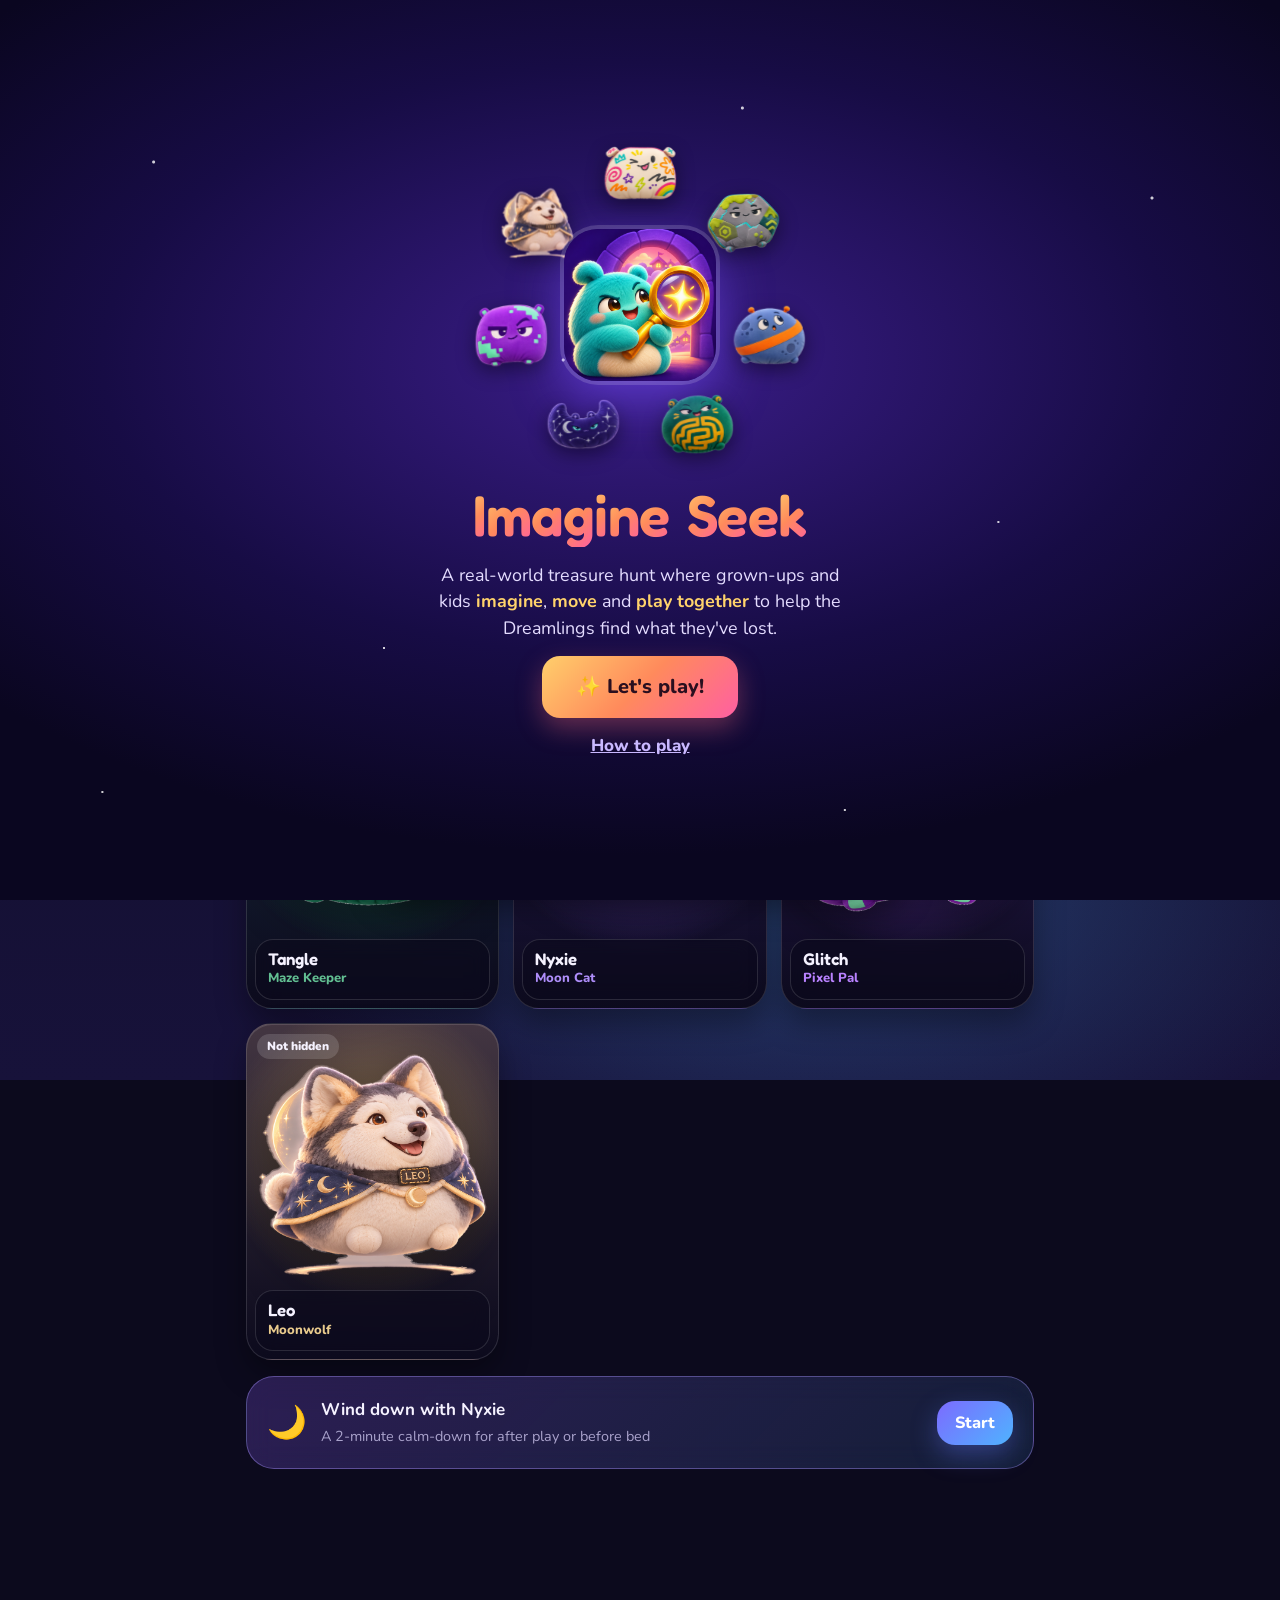
<file: index.html>
<!doctype html>
<html lang="en">
<head>
  <meta charset="utf-8" />
  <meta name="viewport" content="width=device-width, initial-scale=1, viewport-fit=cover" />
  <meta name="theme-color" content="#0c0a1d" />
  <meta name="apple-mobile-web-app-capable" content="yes" />
  <meta name="apple-mobile-web-app-title" content="Imagine Seek" />
  <meta name="application-name" content="Imagine Seek" />
  <meta name="apple-mobile-web-app-status-bar-style" content="black-translucent" />
  <title>Imagine Seek</title>
  <link rel="icon" type="image/png" sizes="32x32" href="assets/icons/favicon-32.png" />
  <link rel="icon" type="image/png" sizes="16x16" href="assets/icons/favicon-16.png" />
  <link rel="apple-touch-icon" sizes="180x180" href="assets/icons/apple-touch-icon.png" />
  <link rel="manifest" href="manifest.webmanifest" />
  <link rel="preconnect" href="https://fonts.googleapis.com" />
  <link rel="preconnect" href="https://fonts.gstatic.com" crossorigin />
  <link href="https://fonts.googleapis.com/css2?family=Fredoka:wght@500;600;700&family=Nunito:wght@600;700;800;900&display=swap" rel="stylesheet" />
  <link rel="stylesheet" href="styles.css" />
</head>
<body>
  <header class="topbar">
    <button class="brand" data-go="home" aria-label="Imagine Seek — home">✨ <span>Imagine Seek</span></button>
    <div class="stars" aria-label="Sparkle stars earned">⭐ <b id="starCount">0</b></div>
    <button class="icon-btn" id="helpBtn" aria-label="How to play">
      <svg viewBox="0 0 24 24" fill="none" stroke="currentColor" stroke-width="2.2" stroke-linecap="round"><circle cx="12" cy="12" r="9.5"/><path d="M9.5 9.3a2.6 2.6 0 0 1 5 .9c0 1.8-2.5 2.2-2.5 3.8"/><circle cx="12" cy="17.2" r=".6" fill="currentColor"/></svg>
    </button>
  </header>

  <main id="app"></main>

  <nav class="tabbar" aria-label="Main">
    <button data-go="home">
      <svg viewBox="0 0 24 24" fill="none" stroke="currentColor" stroke-width="2" stroke-linecap="round" stroke-linejoin="round"><path d="M3.5 11 12 4l8.5 7"/><path d="M5.5 9.5V20h13V9.5"/><path d="M10 20v-5h4v5"/></svg>Quests</button>
    <button data-go="journal">
      <svg viewBox="0 0 24 24" fill="none" stroke="currentColor" stroke-width="2" stroke-linecap="round" stroke-linejoin="round"><path d="M4 5.5C6.5 4 9.5 4 12 6c2.5-2 5.5-2 8-.5V19c-2.5-1.5-5.5-1.5-8 .5-2.5-2-5.5-2-8-.5Z"/><path d="M12 6v13.5"/></svg>Creatures</button>
    <button data-go="story">
      <svg viewBox="0 0 24 24" fill="none" stroke="currentColor" stroke-width="2" stroke-linecap="round" stroke-linejoin="round"><path d="M6 3.5h11a1.5 1.5 0 0 1 1.5 1.5v15l-3-2-3 2-3-2-3 2V5A1.5 1.5 0 0 1 6 3.5Z"/><path d="m12 8 .9 1.8 2 .3-1.45 1.4.35 2-1.8-.95-1.8.95.35-2L9.1 10.1l2-.3Z"/></svg>Stories</button>
    <button data-go="ar">
      <svg viewBox="0 0 24 24" fill="none" stroke="currentColor" stroke-width="2" stroke-linecap="round" stroke-linejoin="round"><path d="M4 8V5.5A1.5 1.5 0 0 1 5.5 4H8M16 4h2.5A1.5 1.5 0 0 1 20 5.5V8M20 16v2.5a1.5 1.5 0 0 1-1.5 1.5H16M8 20H5.5A1.5 1.5 0 0 1 4 18.5V16"/><circle cx="12" cy="12" r="3.5"/></svg>AR Hunt</button>
    <button data-go="grownup">
      <svg viewBox="0 0 24 24" fill="none" stroke="currentColor" stroke-width="2" stroke-linecap="round" stroke-linejoin="round"><circle cx="8" cy="14" r="4"/><path d="M11 11.5 19 4M16 7l2.5 2.5M14 9l2 2"/></svg>Grown-ups</button>
  </nav>
  <!-- Wordlings: separate launcher below the tab bar -->
  <a class="wl-launch" href="words/" aria-label="Play Wordlings, the Dreamling word game">
    <svg class="w-icon" viewBox="0 0 64 64" aria-hidden="true">
      <defs><linearGradient id="wGrad" x1="0" y1="0" x2="1" y2="1"><stop offset="0" stop-color="#7c6bff"/><stop offset=".55" stop-color="#c06ee8"/><stop offset="1" stop-color="#ff5fa2"/></linearGradient>
        <linearGradient id="wLetter" x1="0" y1="0" x2="0" y2="1"><stop offset="0" stop-color="#fff6d6"/><stop offset="1" stop-color="#ffcf6b"/></linearGradient></defs>
      <rect x="2" y="2" width="60" height="60" rx="18" fill="url(#wGrad)"/>
      <rect x="2" y="2" width="60" height="30" rx="18" fill="#fff" opacity=".12"/>
      <text x="32" y="45" text-anchor="middle" font-family="Fredoka, Nunito, sans-serif" font-weight="700" font-size="38" fill="url(#wLetter)" stroke="#5a2a8a" stroke-width="1.5" paint-order="stroke">W</text>
      <path d="M50 10 l1.6 3.6 3.6 1.6 -3.6 1.6 -1.6 3.6 -1.6 -3.6 -3.6 -1.6 3.6 -1.6z" fill="#fff"/>
    </svg>
    <span class="wl-launch-txt"><b>Wordlings</b><small>The Dreamling word game</small></span>
    <span class="wl-launch-go">Play ›</span>
  </a>

  <!-- Instructions -->
  <!-- How to Play: shown as its own page (opened from the home page or the ? button) -->
  <template id="howtoTpl">
    <h1 class="screen-title">How to <span class="grad-text">Play</span></h1>
    <p class="lead">Seven squishy friends have lost their treasures. Let's help them!</p>
    <ol class="howto">
      <li><span class="num">🔑</span><div><b>Grown-ups hide the treasures.</b> Open <em>Grown-ups</em> and hide the creature accessories
        inside, outside, or both: Scribbi's Rainbow Crayon, Craggle's Glow Crystal, Orbit's Moon Marble, Tangle's Golden Key, Nyxie's Wishing Star, Glitch's Power Pixel and Leo's Moon Medallion.
        Choose where you're playing, then type where you hid each one — the app writes the riddles.</div></li>
      <li><span class="num">👆</span><div><b>Pick a creature</b> who needs help.</div></li>
      <li><span class="num">🏃</span><div><b>Spin for a challenge</b> — Physical, Mental, Teamwork or Kindness — and turn the dial from Easy to Super. Harder challenges earn bonus ⭐!</div></li>
      <li><span class="num">🧩</span><div><b>Solve the riddle.</b> It tells you where to look. Stuck? Tap <em>Clue</em>, then <em>Big hint</em>.</div></li>
      <li><span class="num">🎁</span><div><b>Find it!</b> Show the creature what you found to earn ⭐ stars and unlock secret facts.</div></li>
      <li><span class="num">📜</span><div><b>Treasure trails.</b> Grown-ups can add clue stops, so each riddle leads to a clue card, then the next, then the treasure. More running, more fun!</div></li>
      <li><span class="num">🎲</span><div><b>Play together.</b> Tap 🎲 Play together on any character's page for a quick game for grown-ups and kids: Act it out, Creature charades, Dreamling says or The Invisible Box. A different one each time!</div></li>
      <li><span class="num">📚</span><div><b>The Dreamyville Storybook.</b> Every friend you help unlocks their chapter of the story.</div></li>
      <li><span class="num">🌙</span><div><b>Calm down with Nyxie.</b> Finish with 2 minutes of slow stretches and moon breathing.</div></li>
      <li><span class="num">📷</span><div><b>AR Hunt (optional).</b> First scan the room with the camera so the creature can pick a hiding spot.
        Then turn slowly, follow the 🔥 meter, and tap the creature when you see it peeking out!</div></li>
    </ol>
    <p class="safety">🛡️ Grown-ups: keep hiding spots safe and at kid height, and supervise AR mode — watch where you walk while looking at a screen.</p>
    <button class="btn primary block" data-go="home" style="margin-bottom:16px">Let's go!</button>
  </template>

  <!-- Animated intro, shown when the app opens -->
  <div id="intro" class="intro" role="dialog" aria-label="Welcome to Imagine Seek">
    <div class="intro-stars"></div>
    <div class="intro-hero">
      <div class="intro-orbit" aria-hidden="true">
      <img src="assets/characters/scribbi.png" alt="" style="left:50.0%;top:10.0%;--d:0.50s">
      <img src="assets/characters/craggle.png" alt="" style="left:81.3%;top:25.1%;--d:0.62s">
      <img src="assets/characters/orbit.png" alt="" style="left:89.0%;top:58.9%;--d:0.74s">
      <img src="assets/characters/tangle.png" alt="" style="left:67.4%;top:86.0%;--d:0.86s">
      <img src="assets/characters/nyxie.png" alt="" style="left:32.6%;top:86.0%;--d:0.98s">
      <img src="assets/characters/glitch.png" alt="" style="left:11.0%;top:58.9%;--d:1.10s">
      <img src="assets/characters/leo.png" alt="" style="left:18.7%;top:25.1%;--d:1.22s">
      </div>
      <img class="intro-icon" src="assets/icons/icon-512.png" alt="">
    </div>
    <h1 class="intro-title" aria-label="Imagine Seek">
      <span>I</span><span>m</span><span>a</span><span>g</span><span>i</span><span>n</span><span>e</span><span class="sp"> </span><span>S</span><span>e</span><span>e</span><span>k</span>
    </h1>
    <p class="intro-tag">A real-world treasure hunt where grown-ups and kids <b>imagine</b>, <b>move</b> and <b>play together</b> to help the Dreamlings find what they've lost.</p>
    <button class="btn primary intro-go" id="introGo">✨ Let's play!</button>
    <button class="intro-link" id="introHow">How to play</button>
  </div>

  <script src="js/art.js"></script>
  <script src="js/data.js"></script>
  <script src="js/challenges.js"></script>
  <script src="js/story.js"></script>
  <script src="js/together.js"></script>
  <script src="js/riddle-bank.js"></script>
  <script src="js/riddles.js"></script>
  <script src="js/voices.js"></script>
  <script src="js/calm.js"></script>
  <script src="js/ar.js"></script>
  <script src="js/app.js"></script>
</body>
</html>
</file>
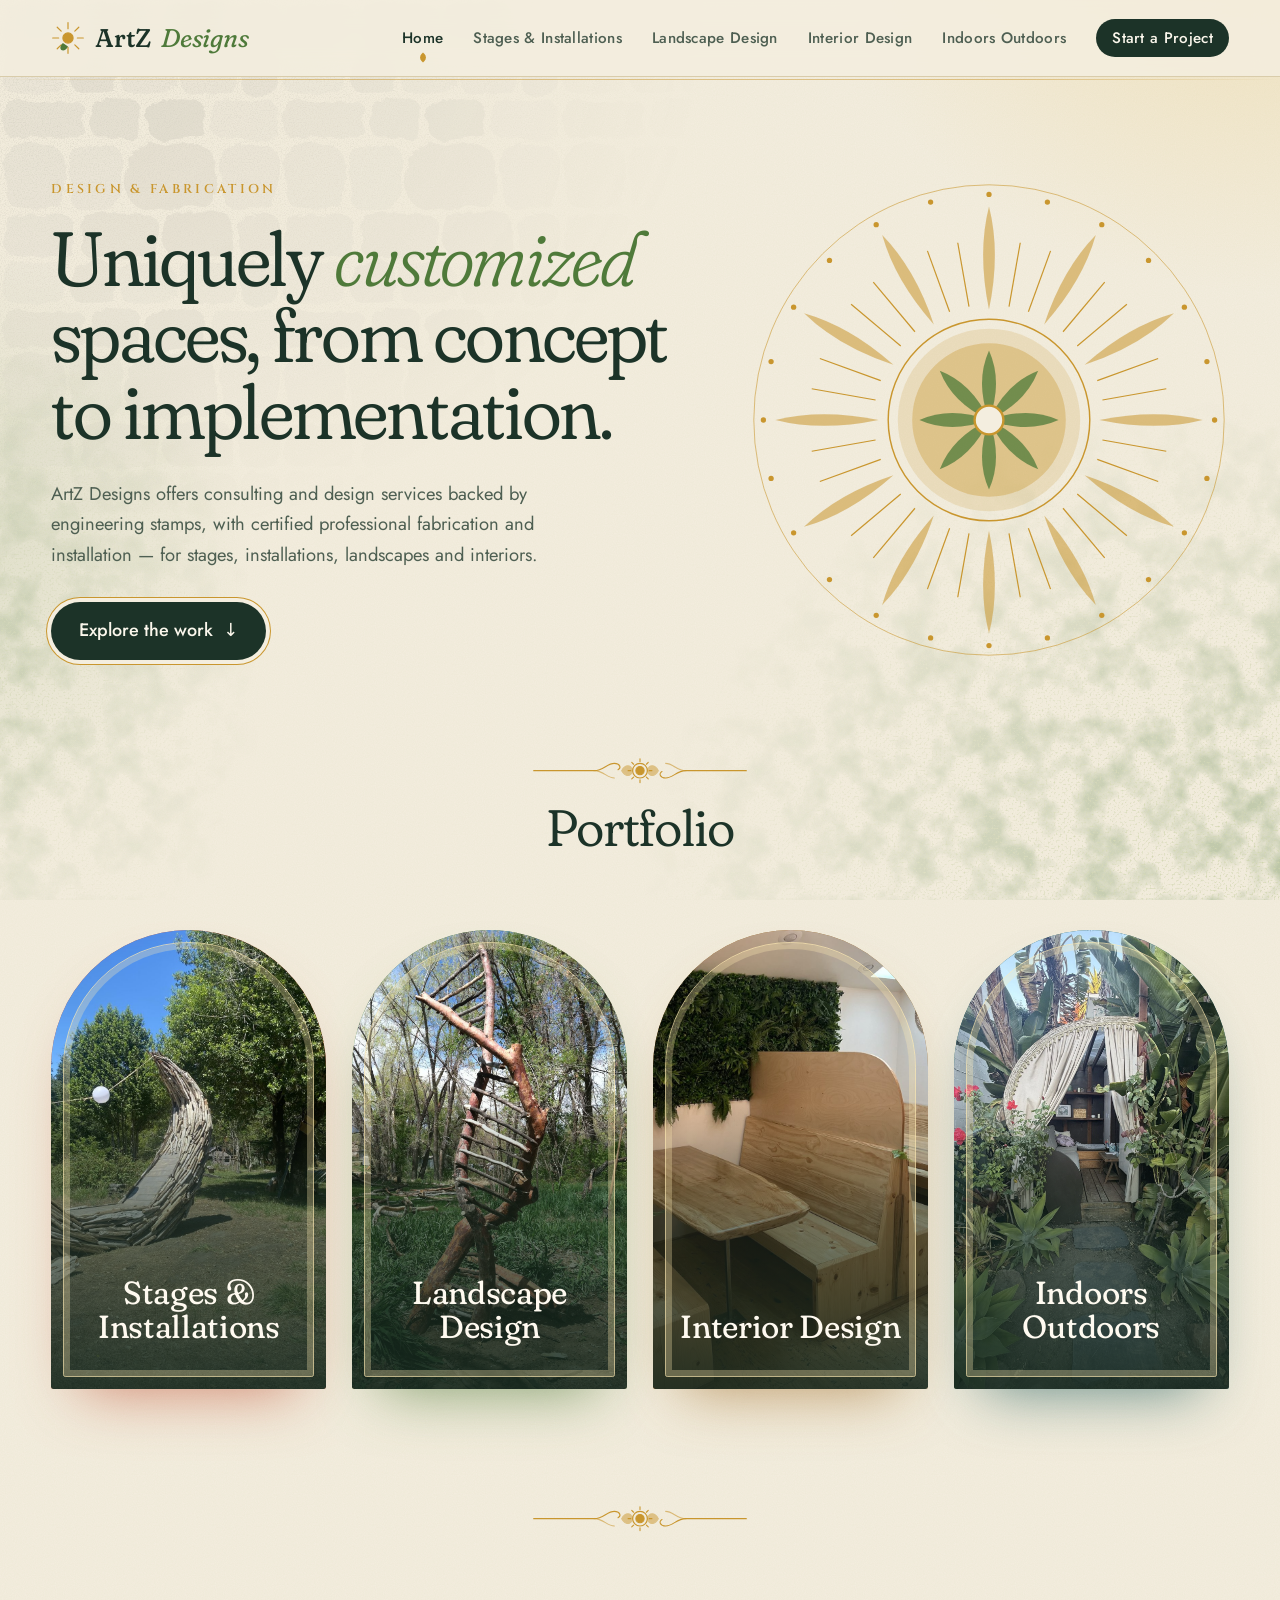
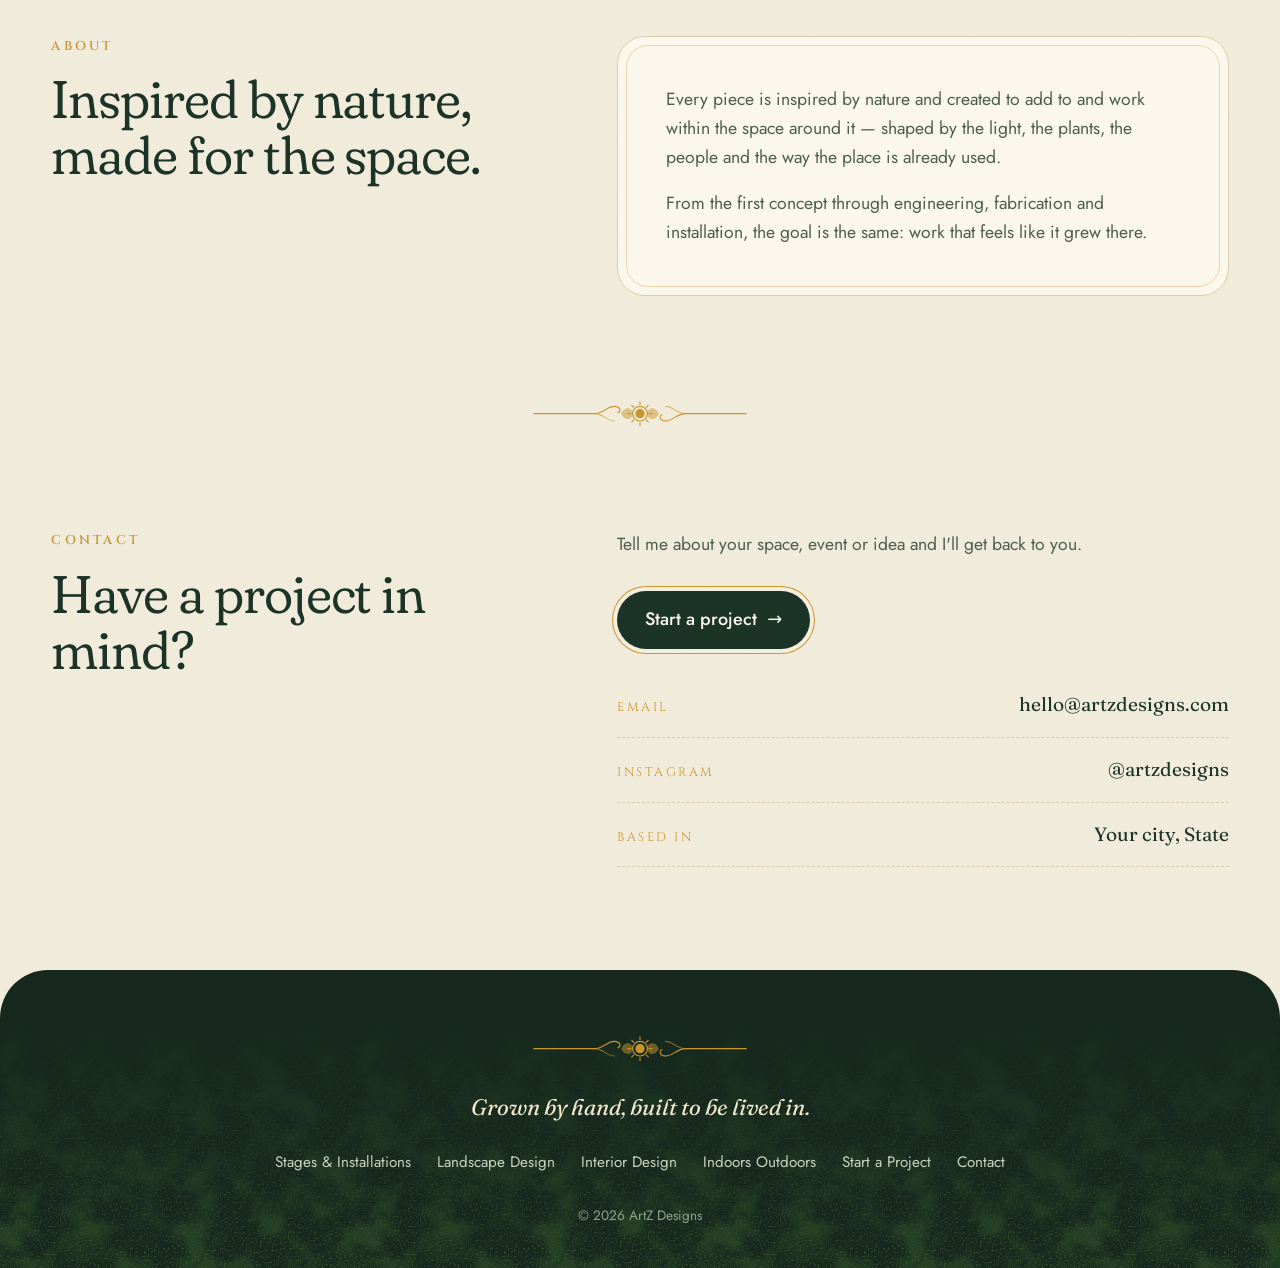
<file: artz-designs/index.html>
<!doctype html>
<html lang="en">
<head>
  <meta charset="utf-8">
  <meta name="viewport" content="width=device-width, initial-scale=1">
  <title>ArtZ Designs — Custom Design & Fabrication</title>
  <meta name="description" content="ArtZ Designs: consulting, stamped design, and certified fabrication and installation for stages, installations, landscapes and interiors.">
  <meta name="theme-color" content="#f4eedf">
  <link rel="preconnect" href="https://fonts.googleapis.com">
  <link rel="preconnect" href="https://fonts.gstatic.com" crossorigin>
  <link href="https://fonts.googleapis.com/css2?family=Cinzel:wght@500;600&family=Fraunces:ital,opsz,wght,SOFT,WONK@0,9..144,300..600,0..100,0..1;1,9..144,300..600,0..100,0..1&family=Jost:wght@400;500;600&display=swap" rel="stylesheet">
  <link rel="stylesheet" href="css/style.css">
</head>
<body>
  <header class="site-header">
    <div class="wrap">
      <a class="logo" href="index.html">
        <svg viewBox="-20 -20 40 40" aria-hidden="true" fill="none" stroke="currentColor" stroke-width="1.4">
          <circle r="6" fill="currentColor"/>
          <path d="M0 -18 V-11 M0 11 V18 M-18 0 H-11 M11 0 H18 M-12.7 -12.7 L-8 -8 M8 8 L12.7 12.7 M12.7 -12.7 L8 -8 M-8 8 L-12.7 12.7" stroke-linecap="round"/>
          <path d="M-6 6 C-14 14 -4 19 0 10" fill="#4f7a3a" stroke="none"/>
        </svg>
        ArtZ <span>Designs</span>
      </a>
      <button class="menu-btn" aria-label="Menu" aria-expanded="false"><span></span></button>
      <ul class="nav">
        <li><a href="index.html" aria-current="page">Home</a></li>
        <li><a href="stages-installations.html">Stages &amp; Installations</a></li>
        <li><a href="landscape-design.html">Landscape Design</a></li>
        <li><a href="interior-design.html">Interior Design</a></li>
        <li><a href="indoors-outdoors.html">Indoors Outdoors</a></li>
        <li><a class="nav-cta" href="start-a-project.html">Start a Project</a></li>
      </ul>
    </div>
  </header>

  <main class="wrap">
    <section class="hero">
      <div>
        <div class="eyebrow">Design &amp; Fabrication</div>
        <h1>Uniquely <em>customized</em> spaces, from concept to implementation.</h1>
        <p>ArtZ Designs offers consulting and design services backed by engineering stamps, with certified
        professional fabrication and installation — for stages, installations, landscapes and interiors.</p>
        <a class="btn" href="#work">Explore the work <span aria-hidden="true">&darr;</span></a>
      </div>
      <svg class="sun" viewBox="-200 -200 400 400" aria-hidden="true">
        <circle r="196" fill="none" stroke="currentColor" stroke-width=".8" opacity=".6"/>
        <circle cx="188.00" cy="0.00" r="2.2" fill="currentColor"/><circle cx="181.59" cy="48.66" r="2.2" fill="currentColor"/><circle cx="162.81" cy="94.00" r="2.2" fill="currentColor"/><circle cx="132.94" cy="132.94" r="2.2" fill="currentColor"/><circle cx="94.00" cy="162.81" r="2.2" fill="currentColor"/><circle cx="48.66" cy="181.59" r="2.2" fill="currentColor"/><circle cx="0.00" cy="188.00" r="2.2" fill="currentColor"/><circle cx="-48.66" cy="181.59" r="2.2" fill="currentColor"/><circle cx="-94.00" cy="162.81" r="2.2" fill="currentColor"/><circle cx="-132.94" cy="132.94" r="2.2" fill="currentColor"/><circle cx="-162.81" cy="94.00" r="2.2" fill="currentColor"/><circle cx="-181.59" cy="48.66" r="2.2" fill="currentColor"/><circle cx="-188.00" cy="0.00" r="2.2" fill="currentColor"/><circle cx="-181.59" cy="-48.66" r="2.2" fill="currentColor"/><circle cx="-162.81" cy="-94.00" r="2.2" fill="currentColor"/><circle cx="-132.94" cy="-132.94" r="2.2" fill="currentColor"/><circle cx="-94.00" cy="-162.81" r="2.2" fill="currentColor"/><circle cx="-48.66" cy="-181.59" r="2.2" fill="currentColor"/><circle cx="-0.00" cy="-188.00" r="2.2" fill="currentColor"/><circle cx="48.66" cy="-181.59" r="2.2" fill="currentColor"/><circle cx="94.00" cy="-162.81" r="2.2" fill="currentColor"/><circle cx="132.94" cy="-132.94" r="2.2" fill="currentColor"/><circle cx="162.81" cy="-94.00" r="2.2" fill="currentColor"/><circle cx="181.59" cy="-48.66" r="2.2" fill="currentColor"/>
        <path d="M92.00,0.00 Q139.66,-9.79 178.00,0.00 Q139.66,9.79 92.00,0.00Z" fill="currentColor" opacity=".55"/><line x1="94.54" y1="16.67" x2="147.72" y2="26.05" stroke="currentColor" stroke-width="1"/><line x1="90.21" y1="32.83" x2="140.95" y2="51.30" stroke="currentColor" stroke-width="1"/><path d="M79.67,46.00 Q125.84,61.35 154.15,89.00 Q116.05,78.31 79.67,46.00Z" fill="currentColor" opacity=".55"/><line x1="73.54" y1="61.71" x2="114.91" y2="96.42" stroke="currentColor" stroke-width="1"/><line x1="61.71" y1="73.54" x2="96.42" y2="114.91" stroke="currentColor" stroke-width="1"/><path d="M46.00,79.67 Q78.31,116.05 89.00,154.15 Q61.35,125.84 46.00,79.67Z" fill="currentColor" opacity=".55"/><line x1="32.83" y1="90.21" x2="51.30" y2="140.95" stroke="currentColor" stroke-width="1"/><line x1="16.67" y1="94.54" x2="26.05" y2="147.72" stroke="currentColor" stroke-width="1"/><path d="M0.00,92.00 Q9.79,139.66 0.00,178.00 Q-9.79,139.66 0.00,92.00Z" fill="currentColor" opacity=".55"/><line x1="-16.67" y1="94.54" x2="-26.05" y2="147.72" stroke="currentColor" stroke-width="1"/><line x1="-32.83" y1="90.21" x2="-51.30" y2="140.95" stroke="currentColor" stroke-width="1"/><path d="M-46.00,79.67 Q-61.35,125.84 -89.00,154.15 Q-78.31,116.05 -46.00,79.67Z" fill="currentColor" opacity=".55"/><line x1="-61.71" y1="73.54" x2="-96.42" y2="114.91" stroke="currentColor" stroke-width="1"/><line x1="-73.54" y1="61.71" x2="-114.91" y2="96.42" stroke="currentColor" stroke-width="1"/><path d="M-79.67,46.00 Q-116.05,78.31 -154.15,89.00 Q-125.84,61.35 -79.67,46.00Z" fill="currentColor" opacity=".55"/><line x1="-90.21" y1="32.83" x2="-140.95" y2="51.30" stroke="currentColor" stroke-width="1"/><line x1="-94.54" y1="16.67" x2="-147.72" y2="26.05" stroke="currentColor" stroke-width="1"/><path d="M-92.00,0.00 Q-139.66,9.79 -178.00,0.00 Q-139.66,-9.79 -92.00,0.00Z" fill="currentColor" opacity=".55"/><line x1="-94.54" y1="-16.67" x2="-147.72" y2="-26.05" stroke="currentColor" stroke-width="1"/><line x1="-90.21" y1="-32.83" x2="-140.95" y2="-51.30" stroke="currentColor" stroke-width="1"/><path d="M-79.67,-46.00 Q-125.84,-61.35 -154.15,-89.00 Q-116.05,-78.31 -79.67,-46.00Z" fill="currentColor" opacity=".55"/><line x1="-73.54" y1="-61.71" x2="-114.91" y2="-96.42" stroke="currentColor" stroke-width="1"/><line x1="-61.71" y1="-73.54" x2="-96.42" y2="-114.91" stroke="currentColor" stroke-width="1"/><path d="M-46.00,-79.67 Q-78.31,-116.05 -89.00,-154.15 Q-61.35,-125.84 -46.00,-79.67Z" fill="currentColor" opacity=".55"/><line x1="-32.83" y1="-90.21" x2="-51.30" y2="-140.95" stroke="currentColor" stroke-width="1"/><line x1="-16.67" y1="-94.54" x2="-26.05" y2="-147.72" stroke="currentColor" stroke-width="1"/><path d="M-0.00,-92.00 Q-9.79,-139.66 -0.00,-178.00 Q9.79,-139.66 -0.00,-92.00Z" fill="currentColor" opacity=".55"/><line x1="16.67" y1="-94.54" x2="26.05" y2="-147.72" stroke="currentColor" stroke-width="1"/><line x1="32.83" y1="-90.21" x2="51.30" y2="-140.95" stroke="currentColor" stroke-width="1"/><path d="M46.00,-79.67 Q61.35,-125.84 89.00,-154.15 Q78.31,-116.05 46.00,-79.67Z" fill="currentColor" opacity=".55"/><line x1="61.71" y1="-73.54" x2="96.42" y2="-114.91" stroke="currentColor" stroke-width="1"/><line x1="73.54" y1="-61.71" x2="114.91" y2="-96.42" stroke="currentColor" stroke-width="1"/><path d="M79.67,-46.00 Q116.05,-78.31 154.15,-89.00 Q125.84,-61.35 79.67,-46.00Z" fill="currentColor" opacity=".55"/><line x1="90.21" y1="-32.83" x2="140.95" y2="-51.30" stroke="currentColor" stroke-width="1"/><line x1="94.54" y1="-16.67" x2="147.72" y2="-26.05" stroke="currentColor" stroke-width="1"/>
        <circle r="84" fill="none" stroke="currentColor" stroke-width="1.2"/>
        <circle r="76" fill="currentColor" opacity=".18"/>
        <g class="core">
          <circle r="64" fill="currentColor" opacity=".35"/>
          <path d="M0,0 Q31.94,-11.66 58.00,0.00 Q31.94,11.66 0,0Z" fill="#4f7a3a" opacity=".75"/><path d="M0,0 Q30.83,14.34 41.01,41.01 Q14.34,30.83 0,0Z" fill="#4f7a3a" opacity=".75"/><path d="M0,0 Q11.66,31.94 0.00,58.00 Q-11.66,31.94 0,0Z" fill="#4f7a3a" opacity=".75"/><path d="M0,0 Q-14.34,30.83 -41.01,41.01 Q-30.83,14.34 0,0Z" fill="#4f7a3a" opacity=".75"/><path d="M0,0 Q-31.94,11.66 -58.00,0.00 Q-31.94,-11.66 0,0Z" fill="#4f7a3a" opacity=".75"/><path d="M0,0 Q-30.83,-14.34 -41.01,-41.01 Q-14.34,-30.83 0,0Z" fill="#4f7a3a" opacity=".75"/><path d="M0,0 Q-11.66,-31.94 -0.00,-58.00 Q11.66,-31.94 0,0Z" fill="#4f7a3a" opacity=".75"/><path d="M0,0 Q14.34,-30.83 41.01,-41.01 Q30.83,-14.34 0,0Z" fill="#4f7a3a" opacity=".75"/>
          <circle r="12" fill="#f4eedf" stroke="currentColor" stroke-width="2"/>
        </g>
      </svg>
    </section>

    <section id="work">
      <div class="section-head">
        <svg class="ornament center" viewBox="0 0 240 32" aria-hidden="true" fill="none" stroke="currentColor" stroke-width="1.2" stroke-linecap="round">
        <path d="M4 16 H70 C80 16 84 8 92 8 C98 8 100 13 96 15"/>
        <path d="M236 16 H170 C160 16 156 24 148 24 C142 24 140 19 144 17"/>
        <path d="M70 16 C80 16 84 24 92 24" opacity=".6"/>
        <path d="M170 16 C160 16 156 8 148 8" opacity=".6"/>
        <path d="M100 16 C104 9 110 9 112 16 C110 23 104 23 100 16Z" fill="currentColor" opacity=".5"/>
        <path d="M140 16 C136 9 130 9 128 16 C130 23 136 23 140 16Z" fill="currentColor" opacity=".5"/>
        <circle cx="120" cy="16" r="4.5" fill="currentColor"/>
        <circle cx="120" cy="16" r="8" />
        <path d="M120 3 V6 M120 26 V29 M107 16 H110 M130 16 H133 M111 7 L113 9 M127 23 L129 25 M129 7 L127 9 M111 25 L113 23"/>
      </svg>
        <h2>Portfolio</h2>
      </div>
      <div class="categories">
      <a class="cat-card installations reveal" href="stages-installations.html" data-category="installations">
        <div class="cover"></div>
        <h2>Stages &amp; Installations</h2>
      </a>
      <a class="cat-card landscape reveal" href="landscape-design.html" data-category="landscape">
        <div class="cover"></div>
        <h2>Landscape Design</h2>
      </a>
      <a class="cat-card interiors reveal" href="interior-design.html" data-category="interiors">
        <div class="cover"></div>
        <h2>Interior Design</h2>
      </a>
      <a class="cat-card indoorsoutdoors reveal" href="indoors-outdoors.html" data-category="indoorsoutdoors">
        <div class="cover"></div>
        <h2>Indoors Outdoors</h2>
      </a>
      </div>
    </section>

    <svg class="ornament center" viewBox="0 0 240 32" aria-hidden="true" fill="none" stroke="currentColor" stroke-width="1.2" stroke-linecap="round">
        <path d="M4 16 H70 C80 16 84 8 92 8 C98 8 100 13 96 15"/>
        <path d="M236 16 H170 C160 16 156 24 148 24 C142 24 140 19 144 17"/>
        <path d="M70 16 C80 16 84 24 92 24" opacity=".6"/>
        <path d="M170 16 C160 16 156 8 148 8" opacity=".6"/>
        <path d="M100 16 C104 9 110 9 112 16 C110 23 104 23 100 16Z" fill="currentColor" opacity=".5"/>
        <path d="M140 16 C136 9 130 9 128 16 C130 23 136 23 140 16Z" fill="currentColor" opacity=".5"/>
        <circle cx="120" cy="16" r="4.5" fill="currentColor"/>
        <circle cx="120" cy="16" r="8" />
        <path d="M120 3 V6 M120 26 V29 M107 16 H110 M130 16 H133 M111 7 L113 9 M127 23 L129 25 M129 7 L127 9 M111 25 L113 23"/>
      </svg>
    <section class="split" id="about">
      <div>
        <div class="eyebrow">About</div>
        <h2>Inspired by nature, made for the space.</h2>
      </div>
      <div class="body about-panel">
        <p>Every piece is inspired by nature and created to add to and work within the space around it —
        shaped by the light, the plants, the people and the way the place is already used.</p>
        <p>From the first concept through engineering, fabrication and installation, the goal is the same:
        work that feels like it grew there.</p>
      </div>
    </section>

    <svg class="ornament center" viewBox="0 0 240 32" aria-hidden="true" fill="none" stroke="currentColor" stroke-width="1.2" stroke-linecap="round">
        <path d="M4 16 H70 C80 16 84 8 92 8 C98 8 100 13 96 15"/>
        <path d="M236 16 H170 C160 16 156 24 148 24 C142 24 140 19 144 17"/>
        <path d="M70 16 C80 16 84 24 92 24" opacity=".6"/>
        <path d="M170 16 C160 16 156 8 148 8" opacity=".6"/>
        <path d="M100 16 C104 9 110 9 112 16 C110 23 104 23 100 16Z" fill="currentColor" opacity=".5"/>
        <path d="M140 16 C136 9 130 9 128 16 C130 23 136 23 140 16Z" fill="currentColor" opacity=".5"/>
        <circle cx="120" cy="16" r="4.5" fill="currentColor"/>
        <circle cx="120" cy="16" r="8" />
        <path d="M120 3 V6 M120 26 V29 M107 16 H110 M130 16 H133 M111 7 L113 9 M127 23 L129 25 M129 7 L127 9 M111 25 L113 23"/>
      </svg>
    <section class="split" id="contact">
      <div>
        <div class="eyebrow">Contact</div>
        <h2>Have a project in mind?</h2>
      </div>
      <div class="body">
        <p>Tell me about your space, event or idea and I'll get back to you.</p>
        <a class="btn" href="start-a-project.html">Start a project <span aria-hidden="true">&rarr;</span></a>
        <!-- Replace the placeholder contact details below with your own -->
        <ul class="contact-list">
          <li><span>Email</span><a href="mailto:hello@artzdesigns.com">hello@artzdesigns.com</a></li>
          <li><span>Instagram</span><a href="https://instagram.com/" target="_blank" rel="noopener">@artzdesigns</a></li>
          <li><span>Based in</span><a href="#contact">Your city, State</a></li>
        </ul>
      </div>
    </section>
  </main>

  <footer class="site-footer">
    <div class="wrap">
      <svg class="ornament center" viewBox="0 0 240 32" aria-hidden="true" fill="none" stroke="currentColor" stroke-width="1.2" stroke-linecap="round">
        <path d="M4 16 H70 C80 16 84 8 92 8 C98 8 100 13 96 15"/>
        <path d="M236 16 H170 C160 16 156 24 148 24 C142 24 140 19 144 17"/>
        <path d="M70 16 C80 16 84 24 92 24" opacity=".6"/>
        <path d="M170 16 C160 16 156 8 148 8" opacity=".6"/>
        <path d="M100 16 C104 9 110 9 112 16 C110 23 104 23 100 16Z" fill="currentColor" opacity=".5"/>
        <path d="M140 16 C136 9 130 9 128 16 C130 23 136 23 140 16Z" fill="currentColor" opacity=".5"/>
        <circle cx="120" cy="16" r="4.5" fill="currentColor"/>
        <circle cx="120" cy="16" r="8" />
        <path d="M120 3 V6 M120 26 V29 M107 16 H110 M130 16 H133 M111 7 L113 9 M127 23 L129 25 M129 7 L127 9 M111 25 L113 23"/>
      </svg>
      <p class="tag">Grown by hand, built to be lived in.</p>
      <nav>
        <a href="stages-installations.html">Stages &amp; Installations</a>
        <a href="landscape-design.html">Landscape Design</a>
        <a href="interior-design.html">Interior Design</a>
        <a href="indoors-outdoors.html">Indoors Outdoors</a>
        <a href="start-a-project.html">Start a Project</a>
        <a href="index.html#contact">Contact</a>
      </nav>
      <small>&copy; <span id="year"></span> ArtZ Designs</small>
    </div>
  </footer>

  <script src="js/projects.js"></script>
  <script src="js/main.js"></script>
</body>
</html>
</file>
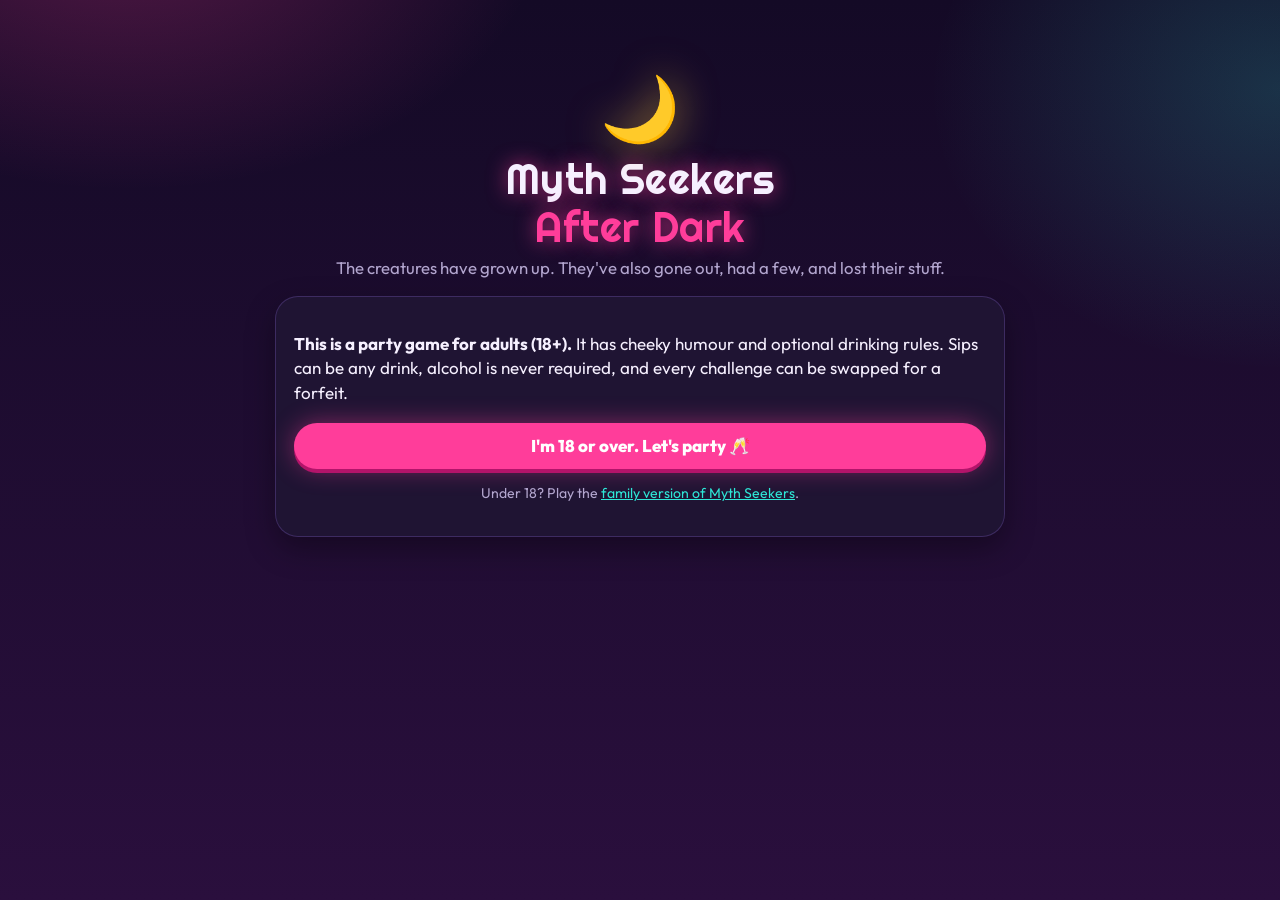
<file: party/index.html>
<!doctype html>
<html lang="en">
<head>
  <meta charset="utf-8" />
  <meta name="viewport" content="width=device-width, initial-scale=1, viewport-fit=cover" />
  <meta name="theme-color" content="#140a26" />
  <title>Myth Seekers: After Dark</title>
  <link rel="preconnect" href="https://fonts.googleapis.com" />
  <link rel="preconnect" href="https://fonts.gstatic.com" crossorigin />
  <link href="https://fonts.googleapis.com/css2?family=Righteous&family=Outfit:wght@400;600;800&display=swap" rel="stylesheet" />
  <link rel="stylesheet" href="styles.css" />
</head>
<body>
  <header class="topbar">
    <button class="brand" data-go="home" aria-label="Home">🌙 Myth Seekers <span>After Dark</span></button>
    <span class="age">18+</span>
  </header>

  <main id="app"></main>

  <nav class="tabbar" aria-label="Main">
    <button data-go="home"><span>🪩</span>Party</button>
    <button data-go="creatures"><span>💘</span>Profiles</button>
    <button data-go="rules"><span>📜</span>Rules</button>
    <button data-go="host"><span>🔑</span>Host</button>
  </nav>

  <script src="js/art.js"></script>
  <script src="js/data.js"></script>
  <script src="js/app.js"></script>
</body>
</html>
</file>
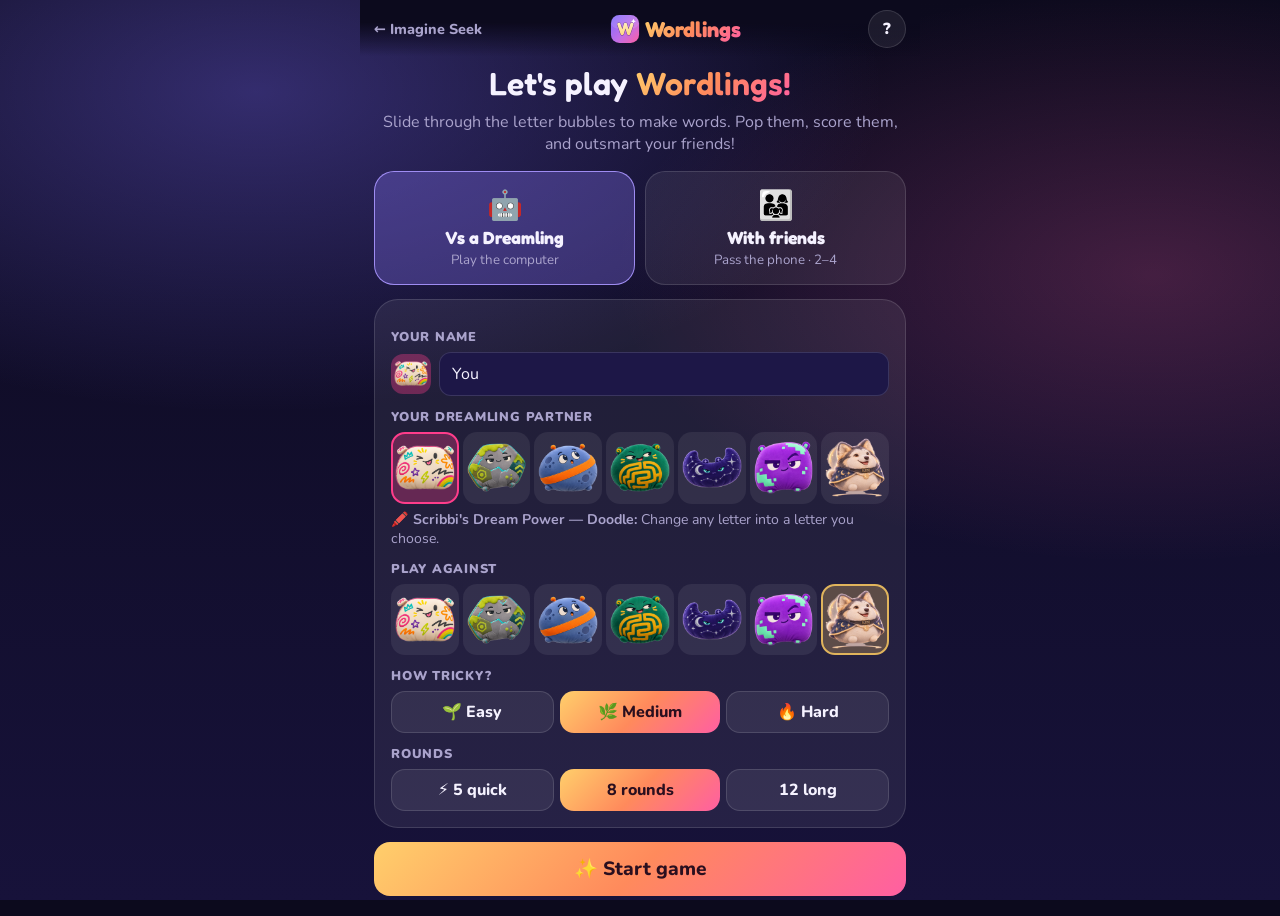
<file: words/index.html>
<!doctype html>
<html lang="en">
<head>
  <meta charset="utf-8" />
  <meta name="viewport" content="width=device-width, initial-scale=1, viewport-fit=cover" />
  <meta name="theme-color" content="#0c0a1d" />
  <meta name="apple-mobile-web-app-capable" content="yes" />
  <meta name="apple-mobile-web-app-title" content="Wordlings" />
  <title>Wordlings — a Dreamling word game</title>
  <link rel="icon" type="image/png" href="icon-180.png" />
  <link rel="apple-touch-icon" sizes="180x180" href="icon-180.png" />
  <link rel="preconnect" href="https://fonts.googleapis.com" />
  <link rel="preconnect" href="https://fonts.gstatic.com" crossorigin />
  <link href="https://fonts.googleapis.com/css2?family=Fredoka:wght@500;600;700&family=Nunito:wght@600;700;800;900&display=swap" rel="stylesheet" />
  <link rel="stylesheet" href="wordlings.css" />
</head>
<body>
  <header class="wl-top">
    <a class="wl-back" href="../">← Imagine Seek</a>
    <span class="wl-brand"><svg class="w-icon" style="width:30px;height:30px;vertical-align:-7px" viewBox="0 0 64 64" aria-hidden="true">
      <defs><linearGradient id="wGrad2" x1="0" y1="0" x2="1" y2="1"><stop offset="0" stop-color="#7c6bff"/><stop offset=".55" stop-color="#c06ee8"/><stop offset="1" stop-color="#ff5fa2"/></linearGradient>
        <linearGradient id="wLetter2" x1="0" y1="0" x2="0" y2="1"><stop offset="0" stop-color="#fff6d6"/><stop offset="1" stop-color="#ffcf6b"/></linearGradient></defs>
      <rect x="2" y="2" width="60" height="60" rx="18" fill="url(#wGrad2)"/>
      <rect x="2" y="2" width="60" height="30" rx="18" fill="#fff" opacity=".12"/>
      <text x="32" y="45" text-anchor="middle" font-family="Fredoka, Nunito, sans-serif" font-weight="700" font-size="38" fill="url(#wLetter2)" stroke="#5a2a8a" stroke-width="1.5" paint-order="stroke">W</text>
      <path d="M50 10 l1.6 3.6 3.6 1.6 -3.6 1.6 -1.6 3.6 -1.6 -3.6 -3.6 -1.6 3.6 -1.6z" fill="#fff"/>
    </svg> <span>Wordlings</span></span>
    <button class="wl-icon-btn" id="rulesBtn" aria-label="How to play">?</button>
  </header>
  <main id="wl"></main>

  <dialog id="rulesDlg" class="wl-sheet">
    <h2>How to play Wordlings</h2>
    <ol class="wl-rules">
      <li><b>Make a word.</b> Slide your finger from letter to letter — any direction, even diagonally — or tap them one by one. Words need 3 or more letters, and each bubble can be used once per word.</li>
      <li><b>Pop!</b> Tap <b>Play</b>. The bubbles you used pop, the letters above drop down, and new letters float in from the top. The board keeps changing!</li>
      <li><b>Score.</b> Rare letters are worth more. ⭐ <b>Star</b> bubbles double the whole word, 🌙 <b>Moon</b> bubbles triple their letter, and 💎 <b>Gem</b> bubbles add 5. Long words get a bonus: 5 letters +3, 6 letters +6, 7 letters +10, 8 or more +15.</li>
      <li><b>Dream Power.</b> Everyone plays with a Dreamling partner, and each Dreamling has one special power you can use once per game.</li>
      <li><b>Stuck?</b> 💡 Hint shows the start of a good word (3 per game). 🌀 Shake mixes up the board but skips your turn.</li>
      <li><b>Win.</b> After the last round, the highest score wins!</li>
    </ol>
    <h3>Dream Powers</h3>
    <ul class="wl-powers" id="powerList"></ul>
    <button class="wl-btn primary block" id="rulesClose">Got it!</button>
  </dialog>

  <script src="../js/data.js"></script>
  <script src="../js/art.js"></script>
  <script src="../js/voices.js"></script>
  <script src="wordlings.js"></script>
</body>
</html>
</file>
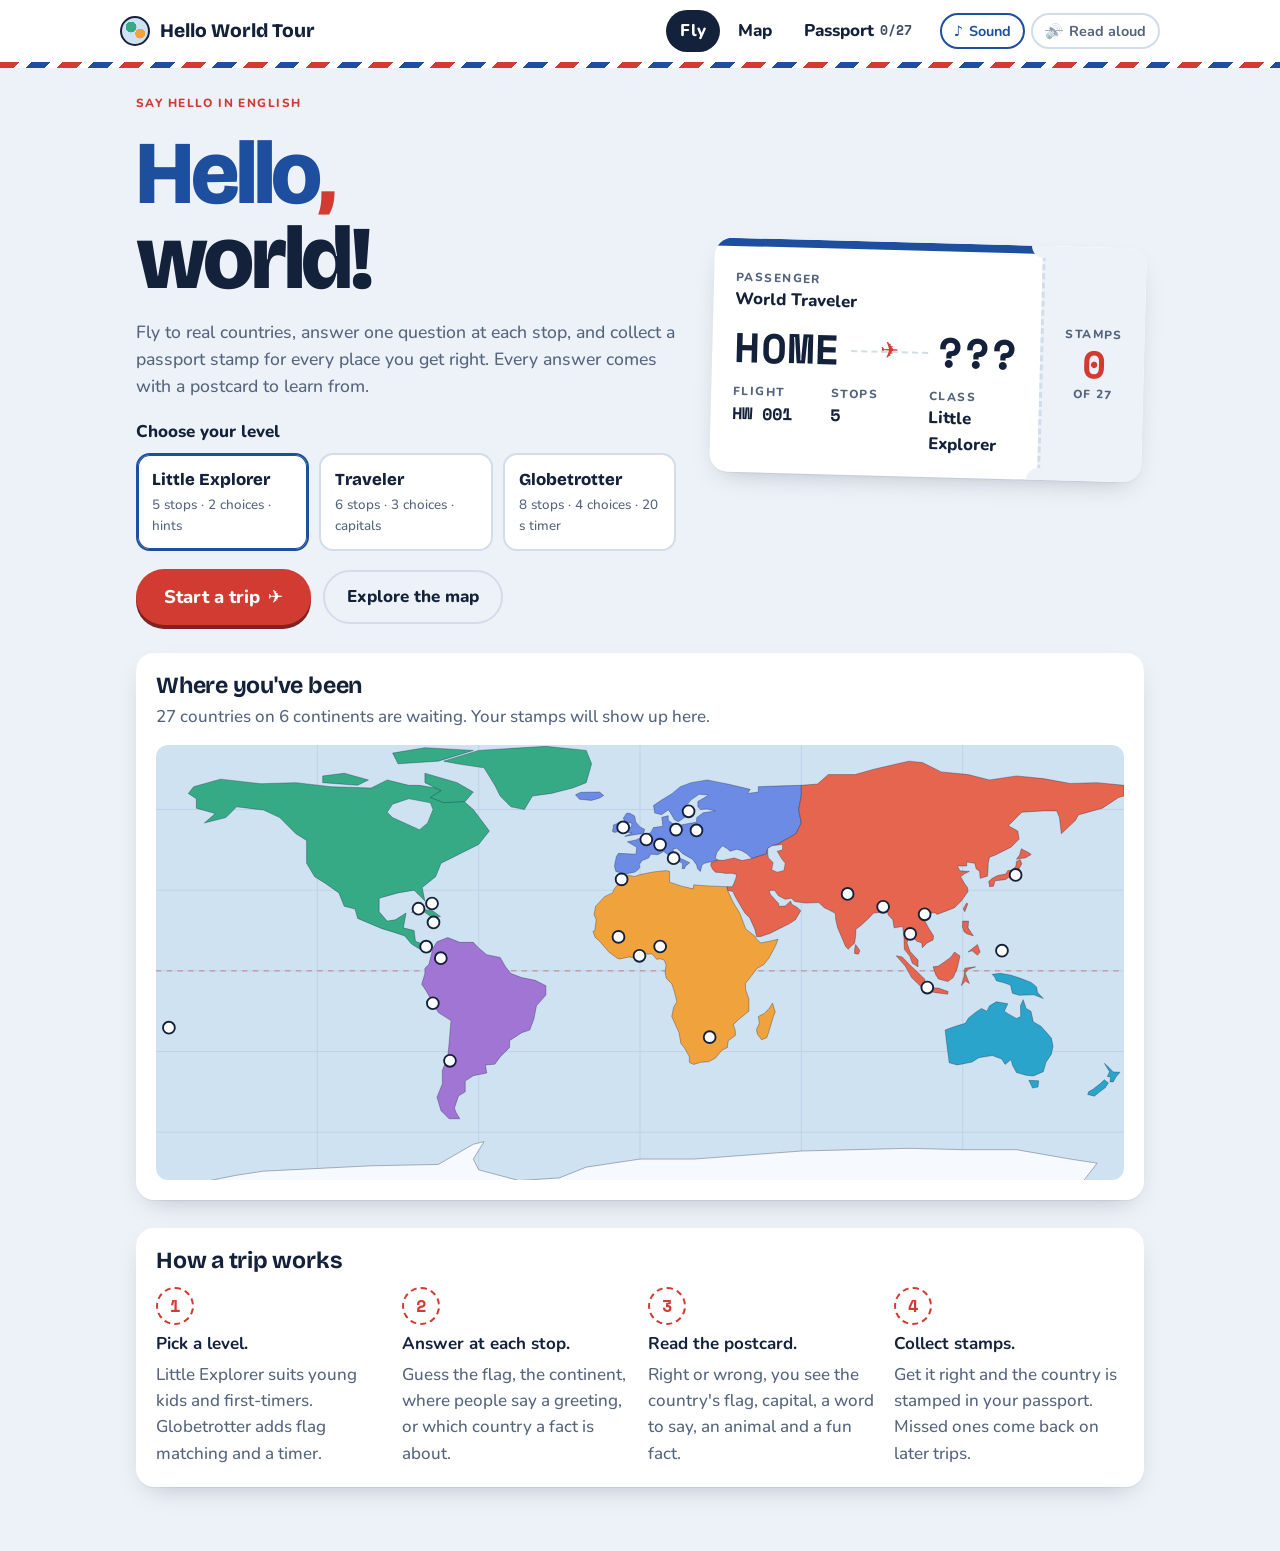
<file: world/index.html>
<!doctype html>
<html lang="en">
<head>
  <meta charset="utf-8" />
  <meta name="viewport" content="width=device-width, initial-scale=1, viewport-fit=cover" />
  <meta name="claude:viewport-fit-sides" content="cover" />
  <title>Hello World Tour</title>
  <link rel="preconnect" href="https://fonts.googleapis.com" />
  <link rel="preconnect" href="https://fonts.gstatic.com" crossorigin />
  <link href="https://fonts.googleapis.com/css2?family=Bricolage+Grotesque:opsz,wght@12..96,700;12..96,800&family=Nunito:wght@500;700;800&family=Space+Mono:wght@400;700&display=swap" rel="stylesheet" />
  <link rel="stylesheet" href="styles.css" />
</head>
<body>
  <div id="app"></div>
  <script src="data.js"></script>
  <script src="app.js"></script>
</body>
</html>
</file>
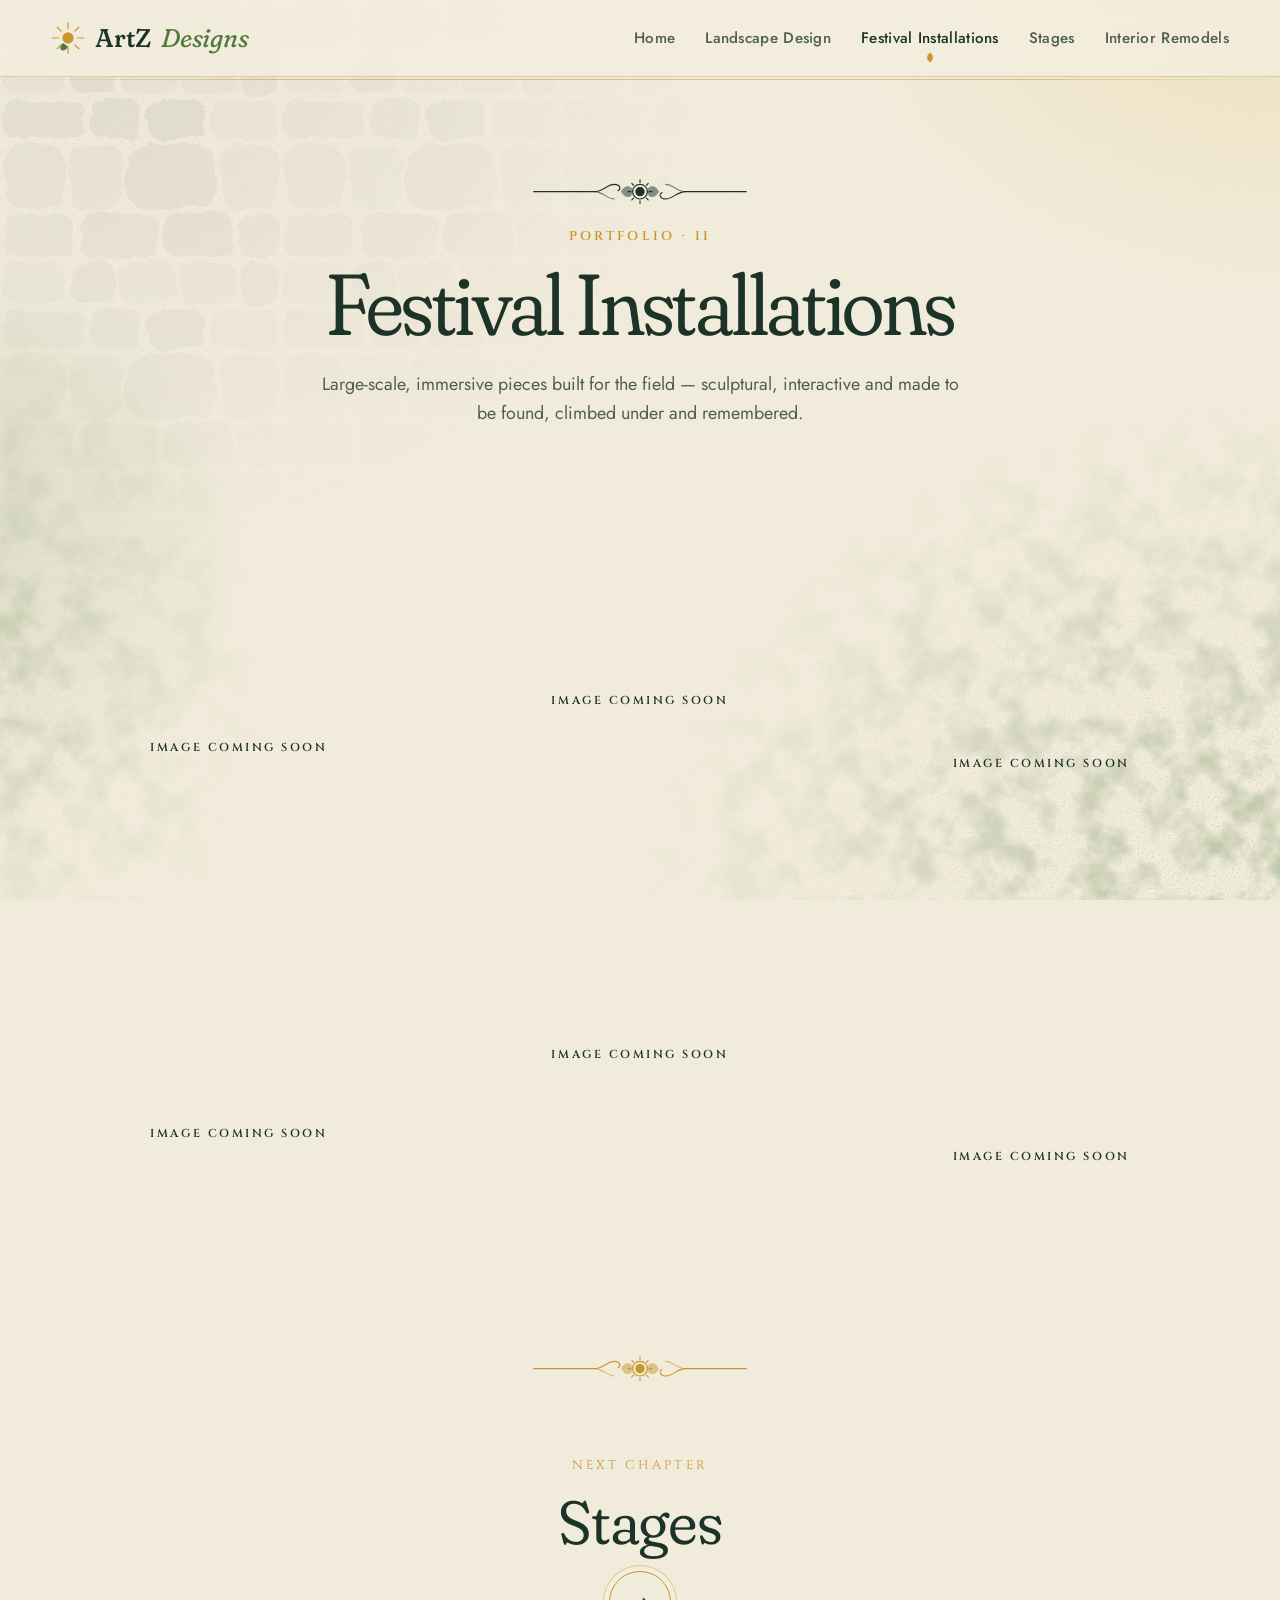
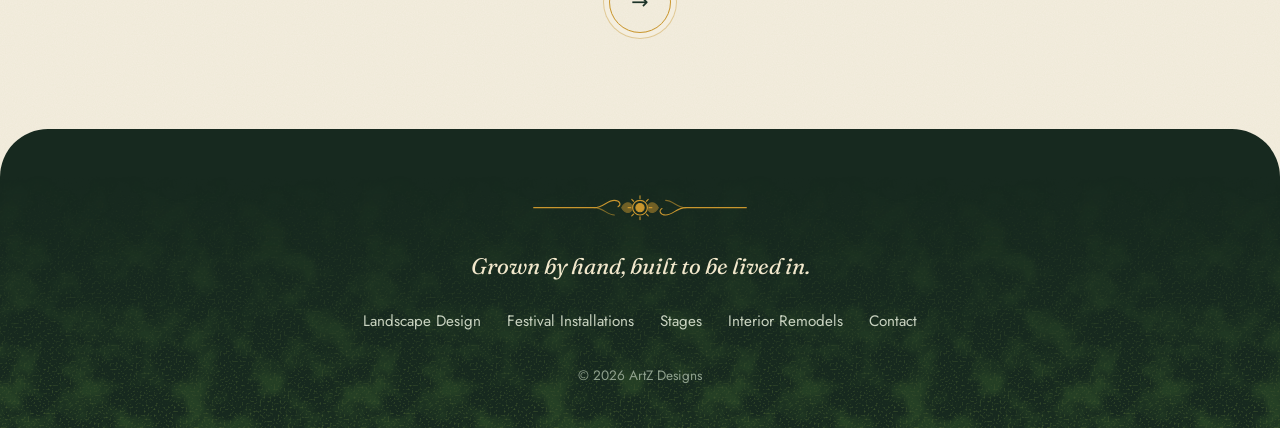
<file: artz-designs/festival-installations.html>
<!doctype html>
<html lang="en">
<head>
  <meta charset="utf-8">
  <meta name="viewport" content="width=device-width, initial-scale=1">
  <title>Festival Installations — ArtZ Designs</title>
  <meta name="description" content="Large-scale, immersive pieces built for the field — sculptural, interactive and made to be found, climbed under and remembered.">
  <meta name="theme-color" content="#f4eedf">
  <link rel="preconnect" href="https://fonts.googleapis.com">
  <link rel="preconnect" href="https://fonts.gstatic.com" crossorigin>
  <link href="https://fonts.googleapis.com/css2?family=Cinzel:wght@500;600&family=Fraunces:ital,opsz,wght,SOFT,WONK@0,9..144,300..600,0..100,0..1;1,9..144,300..600,0..100,0..1&family=Jost:wght@400;500;600&display=swap" rel="stylesheet">
  <link rel="stylesheet" href="css/style.css">
</head>
<body class="festival">
  <header class="site-header">
    <div class="wrap">
      <a class="logo" href="index.html">
        <svg viewBox="-20 -20 40 40" aria-hidden="true" fill="none" stroke="currentColor" stroke-width="1.4">
          <circle r="6" fill="currentColor"/>
          <path d="M0 -18 V-11 M0 11 V18 M-18 0 H-11 M11 0 H18 M-12.7 -12.7 L-8 -8 M8 8 L12.7 12.7 M12.7 -12.7 L8 -8 M-8 8 L-12.7 12.7" stroke-linecap="round"/>
          <path d="M-6 6 C-14 14 -4 19 0 10" fill="#4f7a3a" stroke="none"/>
        </svg>
        ArtZ <span>Designs</span>
      </a>
      <button class="menu-btn" aria-label="Menu" aria-expanded="false"><span></span></button>
      <ul class="nav">
        <li><a href="index.html">Home</a></li>
        <li><a href="landscape-design.html">Landscape Design</a></li>
        <li><a href="festival-installations.html" aria-current="page">Festival Installations</a></li>
        <li><a href="stages.html">Stages</a></li>
        <li><a href="interior-remodels.html">Interior Remodels</a></li>
      </ul>
    </div>
  </header>

  <main class="wrap">
    <section class="page-hero">
      <svg class="ornament" viewBox="0 0 240 32" aria-hidden="true" fill="none" stroke="currentColor" stroke-width="1.2" stroke-linecap="round">
        <path d="M4 16 H70 C80 16 84 8 92 8 C98 8 100 13 96 15"/>
        <path d="M236 16 H170 C160 16 156 24 148 24 C142 24 140 19 144 17"/>
        <path d="M70 16 C80 16 84 24 92 24" opacity=".6"/>
        <path d="M170 16 C160 16 156 8 148 8" opacity=".6"/>
        <path d="M100 16 C104 9 110 9 112 16 C110 23 104 23 100 16Z" fill="currentColor" opacity=".5"/>
        <path d="M140 16 C136 9 130 9 128 16 C130 23 136 23 140 16Z" fill="currentColor" opacity=".5"/>
        <circle cx="120" cy="16" r="4.5" fill="currentColor"/>
        <circle cx="120" cy="16" r="8" />
        <path d="M120 3 V6 M120 26 V29 M107 16 H110 M130 16 H133 M111 7 L113 9 M127 23 L129 25 M129 7 L127 9 M111 25 L113 23"/>
      </svg>
      <div class="eyebrow">Portfolio &middot; II</div>
      <h1>Festival Installations</h1>
      <p>Large-scale, immersive pieces built for the field — sculptural, interactive and made to be found, climbed under and remembered.</p>
    </section>

    <section class="gallery" data-category="festival" aria-label="Festival Installations gallery"></section>

    <svg class="ornament center" viewBox="0 0 240 32" aria-hidden="true" fill="none" stroke="currentColor" stroke-width="1.2" stroke-linecap="round">
        <path d="M4 16 H70 C80 16 84 8 92 8 C98 8 100 13 96 15"/>
        <path d="M236 16 H170 C160 16 156 24 148 24 C142 24 140 19 144 17"/>
        <path d="M70 16 C80 16 84 24 92 24" opacity=".6"/>
        <path d="M170 16 C160 16 156 8 148 8" opacity=".6"/>
        <path d="M100 16 C104 9 110 9 112 16 C110 23 104 23 100 16Z" fill="currentColor" opacity=".5"/>
        <path d="M140 16 C136 9 130 9 128 16 C130 23 136 23 140 16Z" fill="currentColor" opacity=".5"/>
        <circle cx="120" cy="16" r="4.5" fill="currentColor"/>
        <circle cx="120" cy="16" r="8" />
        <path d="M120 3 V6 M120 26 V29 M107 16 H110 M130 16 H133 M111 7 L113 9 M127 23 L129 25 M129 7 L127 9 M111 25 L113 23"/>
      </svg>
    <a class="next" href="stages.html">
      <small>Next chapter</small>
      <strong>Stages</strong>
      <span class="go" aria-hidden="true">&rarr;</span>
    </a>
  </main>

  <footer class="site-footer">
    <div class="wrap">
      <svg class="ornament center" viewBox="0 0 240 32" aria-hidden="true" fill="none" stroke="currentColor" stroke-width="1.2" stroke-linecap="round">
        <path d="M4 16 H70 C80 16 84 8 92 8 C98 8 100 13 96 15"/>
        <path d="M236 16 H170 C160 16 156 24 148 24 C142 24 140 19 144 17"/>
        <path d="M70 16 C80 16 84 24 92 24" opacity=".6"/>
        <path d="M170 16 C160 16 156 8 148 8" opacity=".6"/>
        <path d="M100 16 C104 9 110 9 112 16 C110 23 104 23 100 16Z" fill="currentColor" opacity=".5"/>
        <path d="M140 16 C136 9 130 9 128 16 C130 23 136 23 140 16Z" fill="currentColor" opacity=".5"/>
        <circle cx="120" cy="16" r="4.5" fill="currentColor"/>
        <circle cx="120" cy="16" r="8" />
        <path d="M120 3 V6 M120 26 V29 M107 16 H110 M130 16 H133 M111 7 L113 9 M127 23 L129 25 M129 7 L127 9 M111 25 L113 23"/>
      </svg>
      <p class="tag">Grown by hand, built to be lived in.</p>
      <nav>
        <a href="landscape-design.html">Landscape Design</a>
        <a href="festival-installations.html">Festival Installations</a>
        <a href="stages.html">Stages</a>
        <a href="interior-remodels.html">Interior Remodels</a>
        <a href="index.html#contact">Contact</a>
      </nav>
      <small>&copy; <span id="year"></span> ArtZ Designs</small>
    </div>
  </footer>

  <script src="js/projects.js"></script>
  <script src="js/main.js"></script>
</body>
</html>
</file>
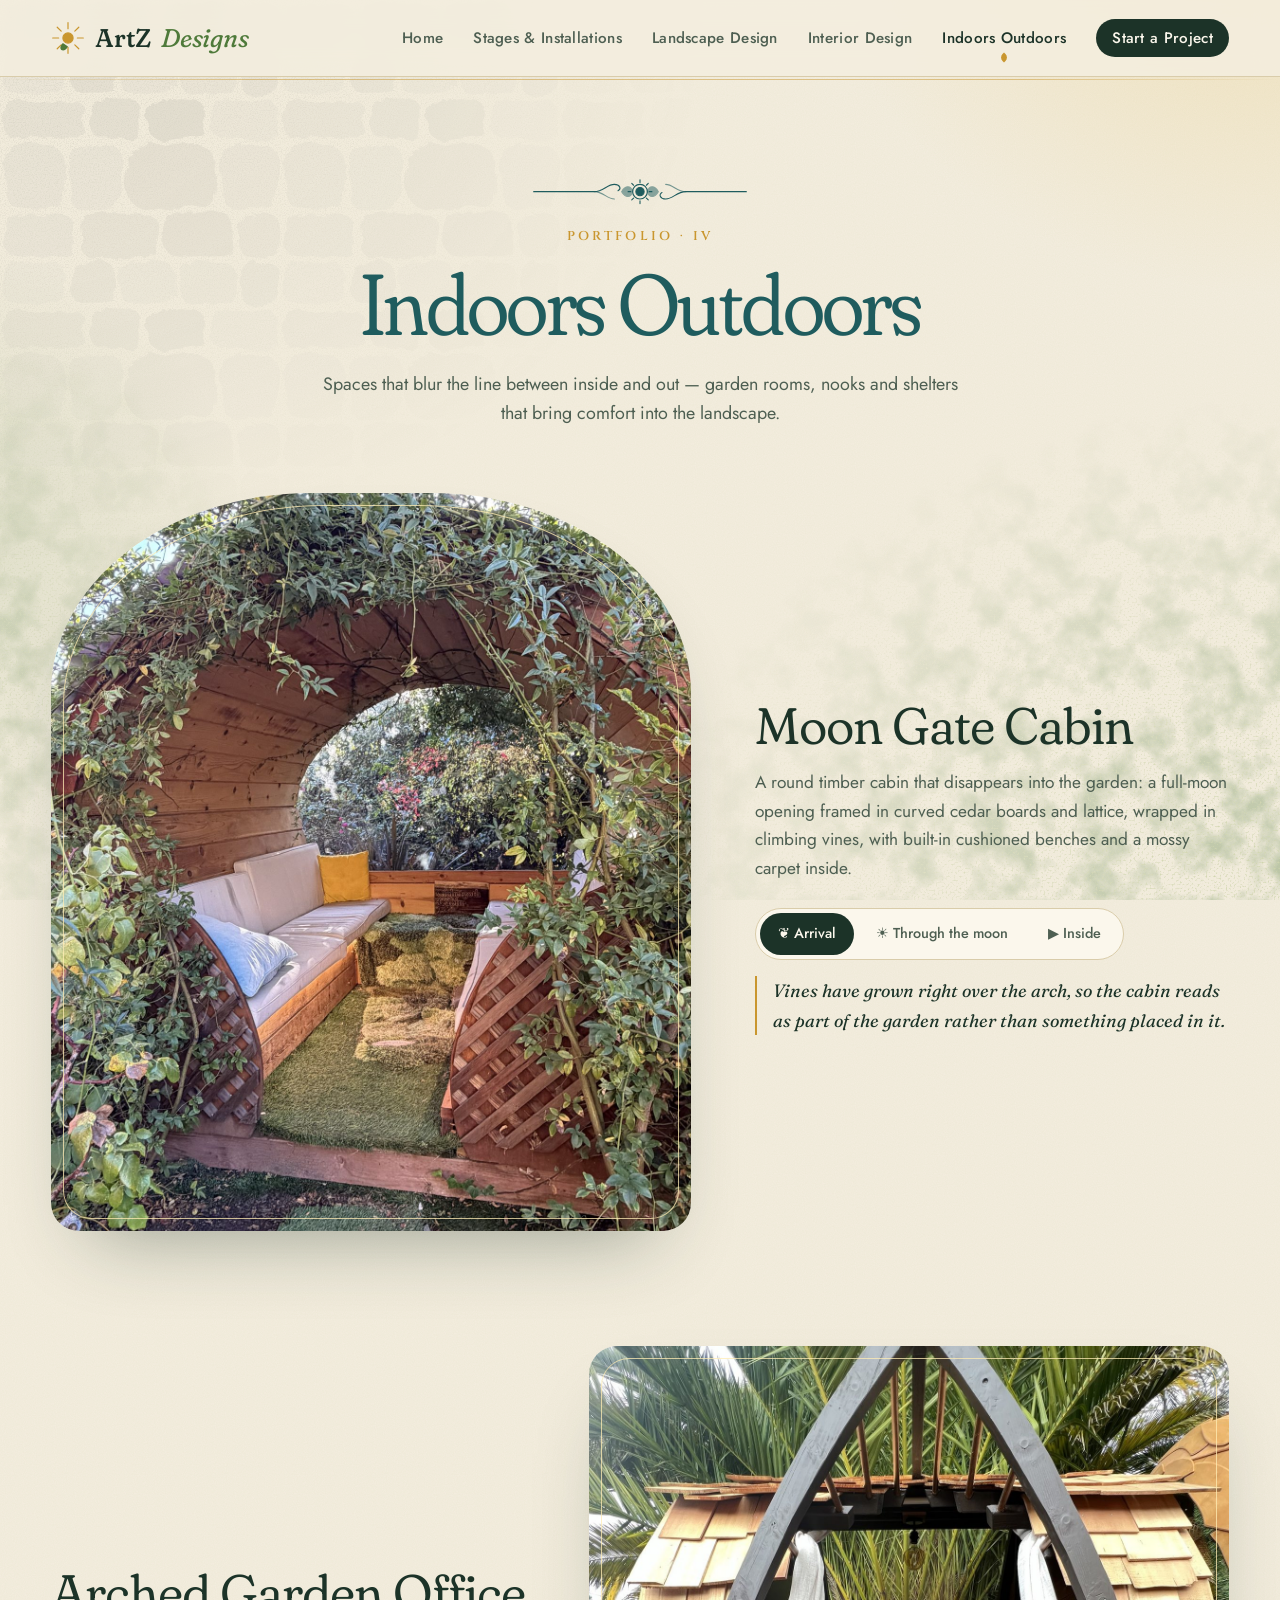
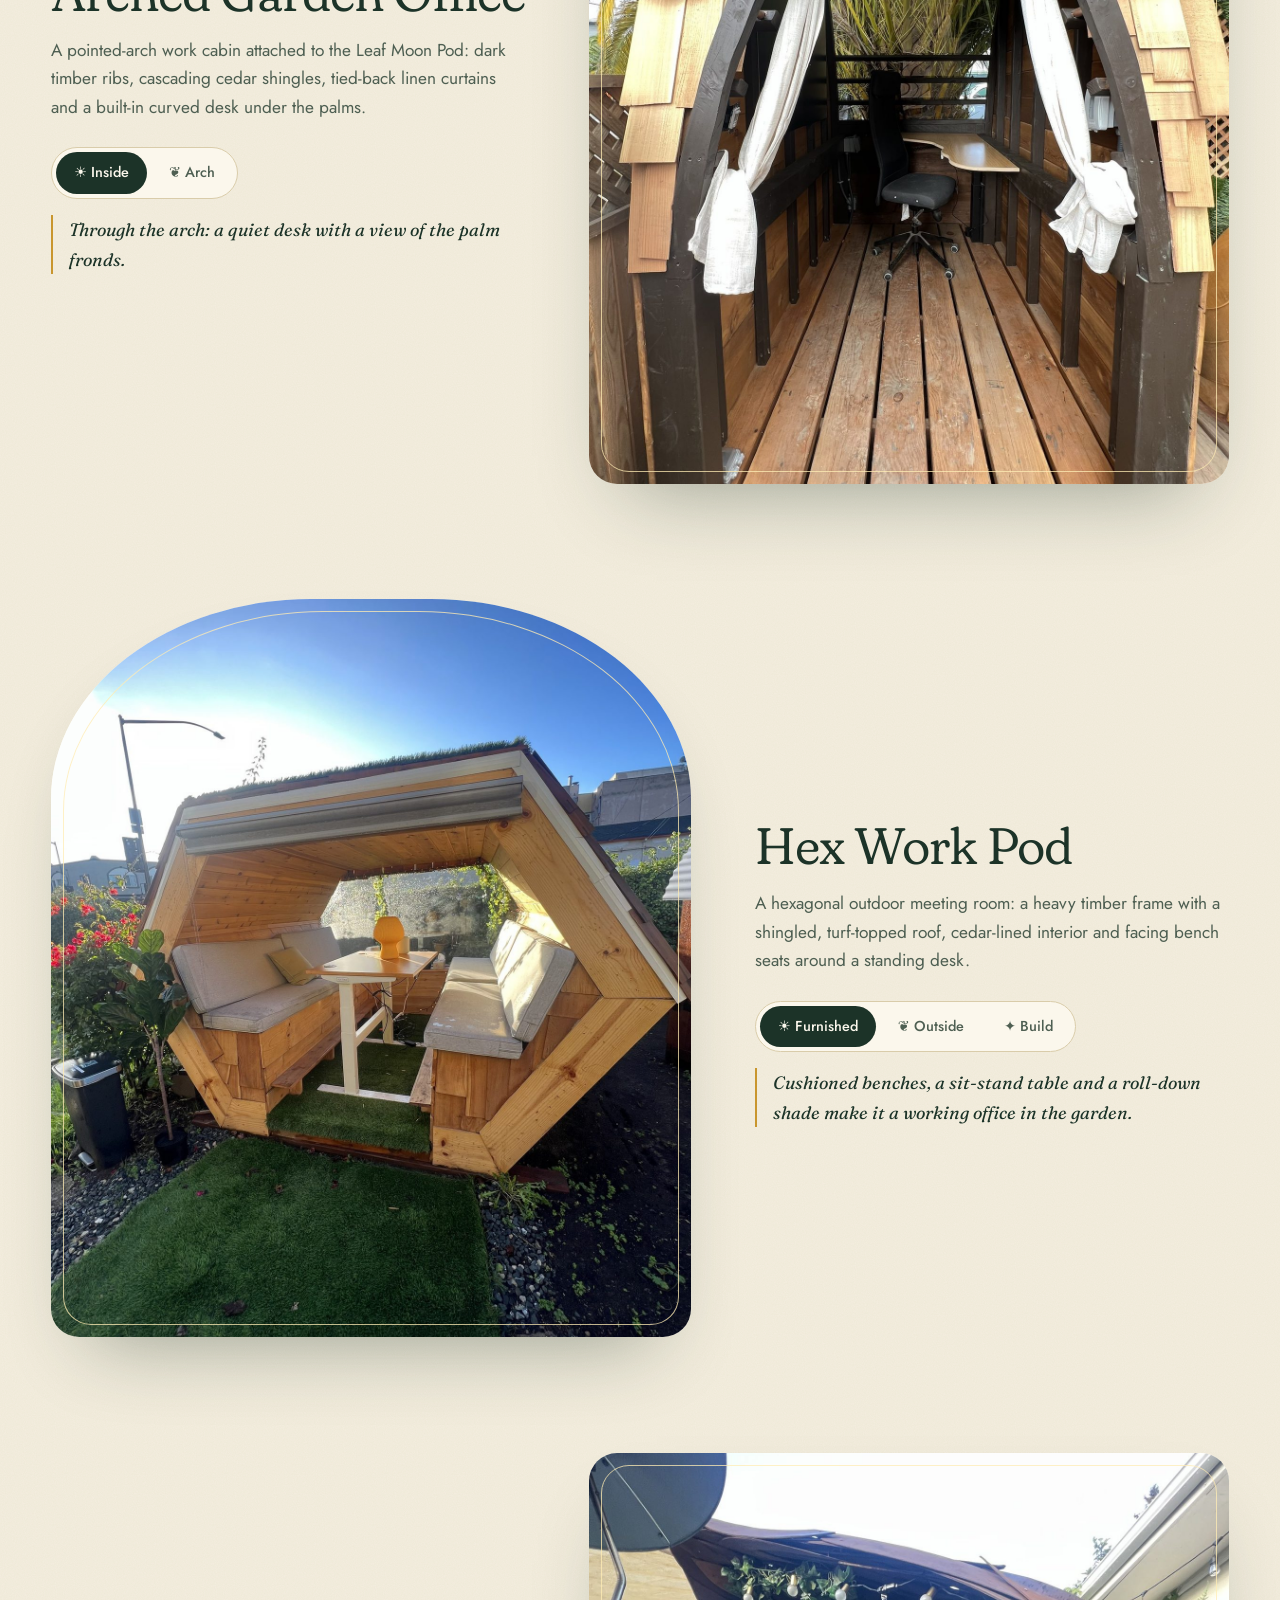
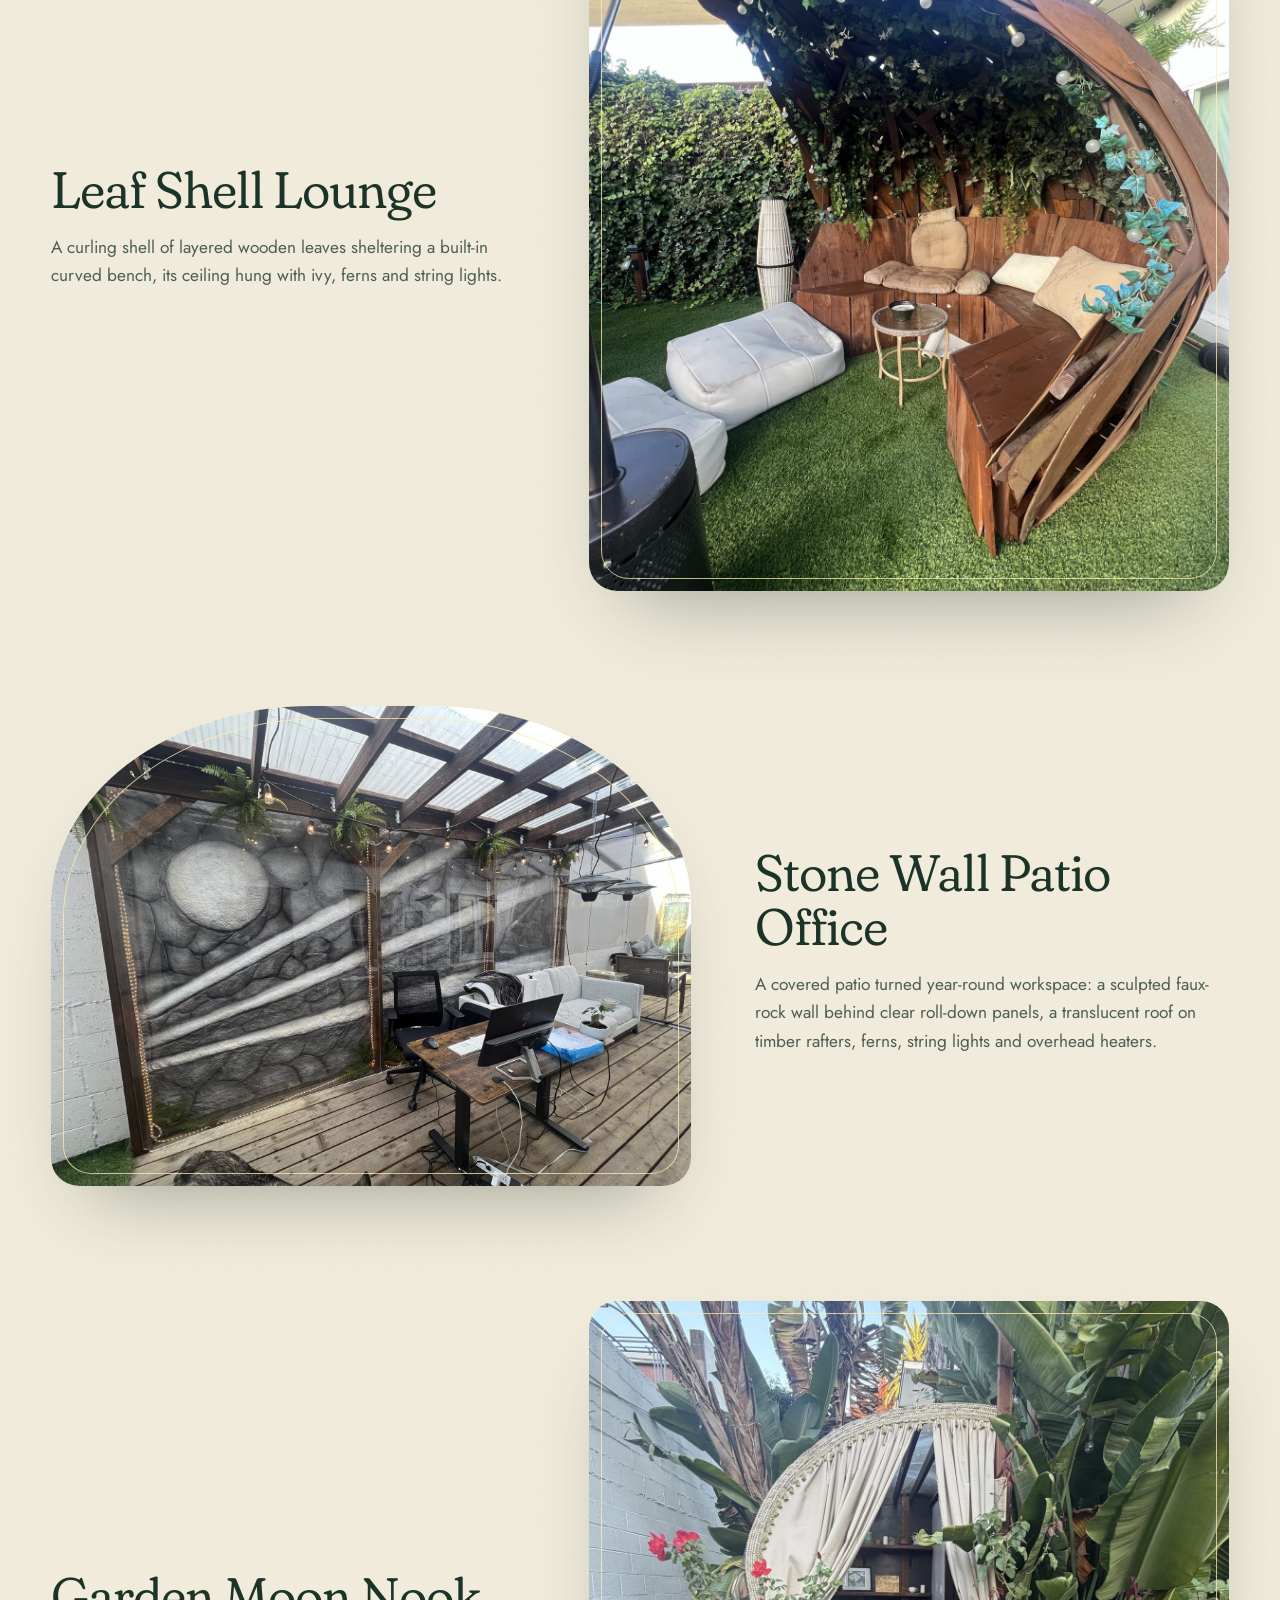
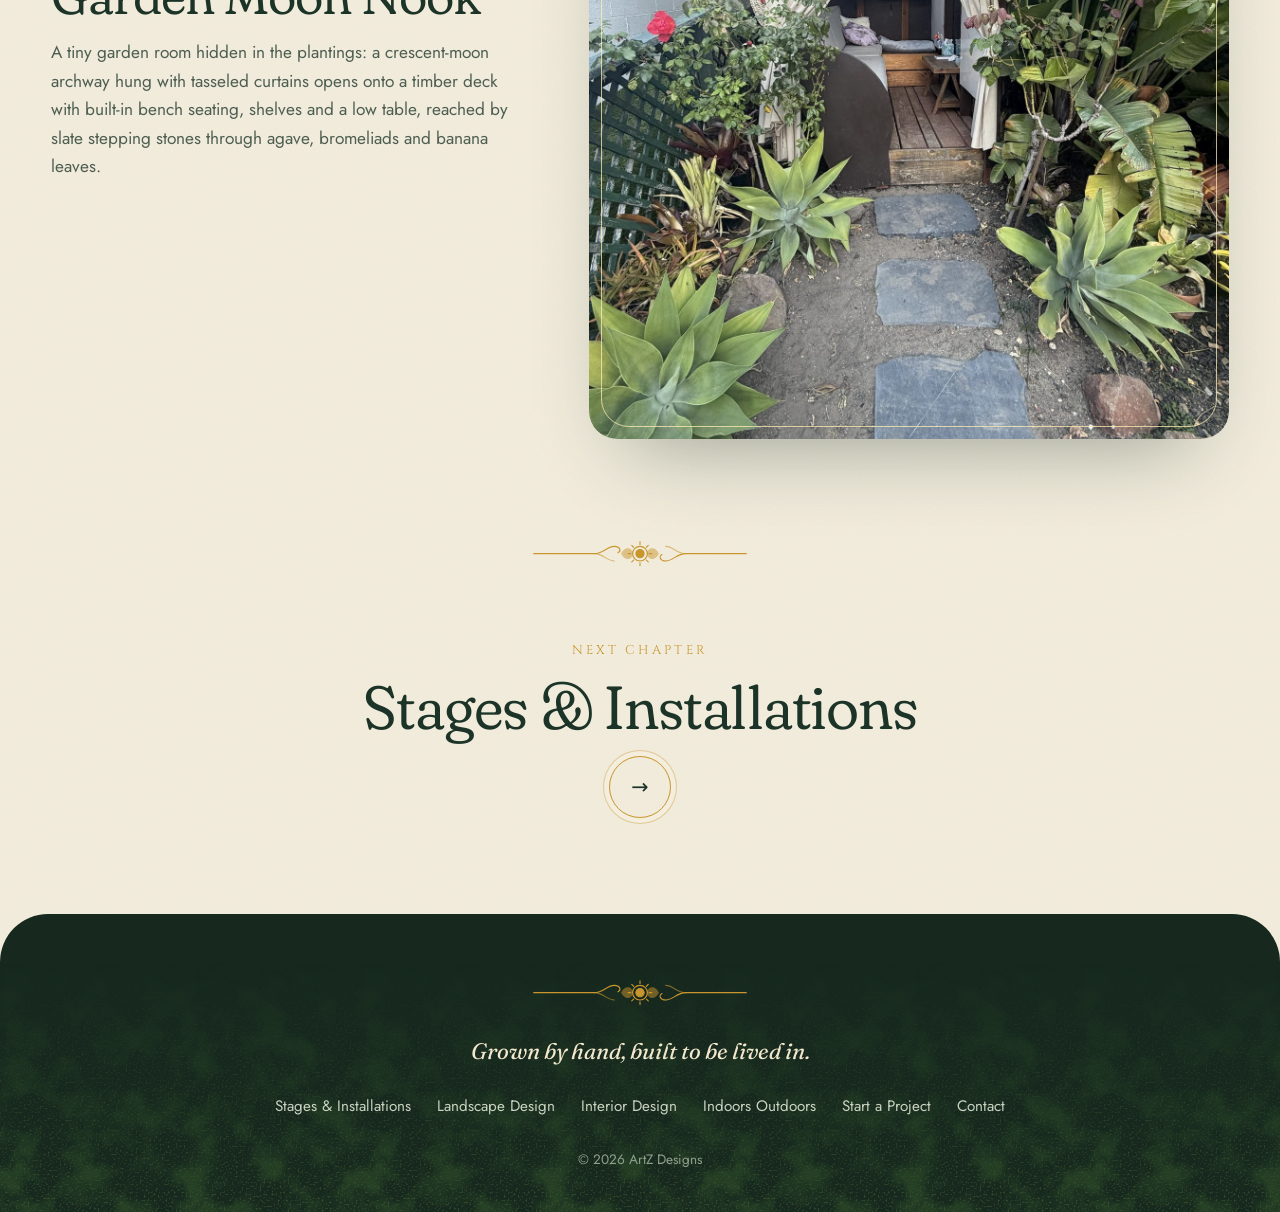
<file: artz-designs/indoors-outdoors.html>
<!doctype html>
<html lang="en">
<head>
  <meta charset="utf-8">
  <meta name="viewport" content="width=device-width, initial-scale=1">
  <title>Indoors Outdoors — ArtZ Designs</title>
  <meta name="description" content="Spaces that blur the line between inside and out — garden rooms, nooks and shelters that bring comfort into the landscape.">
  <meta name="theme-color" content="#f4eedf">
  <link rel="preconnect" href="https://fonts.googleapis.com">
  <link rel="preconnect" href="https://fonts.gstatic.com" crossorigin>
  <link href="https://fonts.googleapis.com/css2?family=Cinzel:wght@500;600&family=Fraunces:ital,opsz,wght,SOFT,WONK@0,9..144,300..600,0..100,0..1;1,9..144,300..600,0..100,0..1&family=Jost:wght@400;500;600&display=swap" rel="stylesheet">
  <link rel="stylesheet" href="css/style.css">
</head>
<body class="indoorsoutdoors">
  <header class="site-header">
    <div class="wrap">
      <a class="logo" href="index.html">
        <svg viewBox="-20 -20 40 40" aria-hidden="true" fill="none" stroke="currentColor" stroke-width="1.4">
          <circle r="6" fill="currentColor"/>
          <path d="M0 -18 V-11 M0 11 V18 M-18 0 H-11 M11 0 H18 M-12.7 -12.7 L-8 -8 M8 8 L12.7 12.7 M12.7 -12.7 L8 -8 M-8 8 L-12.7 12.7" stroke-linecap="round"/>
          <path d="M-6 6 C-14 14 -4 19 0 10" fill="#4f7a3a" stroke="none"/>
        </svg>
        ArtZ <span>Designs</span>
      </a>
      <button class="menu-btn" aria-label="Menu" aria-expanded="false"><span></span></button>
      <ul class="nav">
        <li><a href="index.html">Home</a></li>
        <li><a href="stages-installations.html">Stages &amp; Installations</a></li>
        <li><a href="landscape-design.html">Landscape Design</a></li>
        <li><a href="interior-design.html">Interior Design</a></li>
        <li><a href="indoors-outdoors.html" aria-current="page">Indoors Outdoors</a></li>
        <li><a class="nav-cta" href="start-a-project.html">Start a Project</a></li>
      </ul>
    </div>
  </header>

  <main class="wrap">
    <section class="page-hero">
      <svg class="ornament" viewBox="0 0 240 32" aria-hidden="true" fill="none" stroke="currentColor" stroke-width="1.2" stroke-linecap="round">
        <path d="M4 16 H70 C80 16 84 8 92 8 C98 8 100 13 96 15"/>
        <path d="M236 16 H170 C160 16 156 24 148 24 C142 24 140 19 144 17"/>
        <path d="M70 16 C80 16 84 24 92 24" opacity=".6"/>
        <path d="M170 16 C160 16 156 8 148 8" opacity=".6"/>
        <path d="M100 16 C104 9 110 9 112 16 C110 23 104 23 100 16Z" fill="currentColor" opacity=".5"/>
        <path d="M140 16 C136 9 130 9 128 16 C130 23 136 23 140 16Z" fill="currentColor" opacity=".5"/>
        <circle cx="120" cy="16" r="4.5" fill="currentColor"/>
        <circle cx="120" cy="16" r="8" />
        <path d="M120 3 V6 M120 26 V29 M107 16 H110 M130 16 H133 M111 7 L113 9 M127 23 L129 25 M129 7 L127 9 M111 25 L113 23"/>
      </svg>
      <div class="eyebrow">Portfolio &middot; IV</div>
      <h1>Indoors Outdoors</h1>
      <p>Spaces that blur the line between inside and out — garden rooms, nooks and shelters that bring comfort into the landscape.</p>
    </section>

    <section class="gallery" data-category="indoorsoutdoors" aria-label="Indoors Outdoors gallery"></section>

    <svg class="ornament center" viewBox="0 0 240 32" aria-hidden="true" fill="none" stroke="currentColor" stroke-width="1.2" stroke-linecap="round">
        <path d="M4 16 H70 C80 16 84 8 92 8 C98 8 100 13 96 15"/>
        <path d="M236 16 H170 C160 16 156 24 148 24 C142 24 140 19 144 17"/>
        <path d="M70 16 C80 16 84 24 92 24" opacity=".6"/>
        <path d="M170 16 C160 16 156 8 148 8" opacity=".6"/>
        <path d="M100 16 C104 9 110 9 112 16 C110 23 104 23 100 16Z" fill="currentColor" opacity=".5"/>
        <path d="M140 16 C136 9 130 9 128 16 C130 23 136 23 140 16Z" fill="currentColor" opacity=".5"/>
        <circle cx="120" cy="16" r="4.5" fill="currentColor"/>
        <circle cx="120" cy="16" r="8" />
        <path d="M120 3 V6 M120 26 V29 M107 16 H110 M130 16 H133 M111 7 L113 9 M127 23 L129 25 M129 7 L127 9 M111 25 L113 23"/>
      </svg>
    <a class="next" href="stages-installations.html">
      <small>Next chapter</small>
      <strong>Stages &amp; Installations</strong>
      <span class="go" aria-hidden="true">&rarr;</span>
    </a>
  </main>

  <footer class="site-footer">
    <div class="wrap">
      <svg class="ornament center" viewBox="0 0 240 32" aria-hidden="true" fill="none" stroke="currentColor" stroke-width="1.2" stroke-linecap="round">
        <path d="M4 16 H70 C80 16 84 8 92 8 C98 8 100 13 96 15"/>
        <path d="M236 16 H170 C160 16 156 24 148 24 C142 24 140 19 144 17"/>
        <path d="M70 16 C80 16 84 24 92 24" opacity=".6"/>
        <path d="M170 16 C160 16 156 8 148 8" opacity=".6"/>
        <path d="M100 16 C104 9 110 9 112 16 C110 23 104 23 100 16Z" fill="currentColor" opacity=".5"/>
        <path d="M140 16 C136 9 130 9 128 16 C130 23 136 23 140 16Z" fill="currentColor" opacity=".5"/>
        <circle cx="120" cy="16" r="4.5" fill="currentColor"/>
        <circle cx="120" cy="16" r="8" />
        <path d="M120 3 V6 M120 26 V29 M107 16 H110 M130 16 H133 M111 7 L113 9 M127 23 L129 25 M129 7 L127 9 M111 25 L113 23"/>
      </svg>
      <p class="tag">Grown by hand, built to be lived in.</p>
      <nav>
        <a href="stages-installations.html">Stages &amp; Installations</a>
        <a href="landscape-design.html">Landscape Design</a>
        <a href="interior-design.html">Interior Design</a>
        <a href="indoors-outdoors.html">Indoors Outdoors</a>
        <a href="start-a-project.html">Start a Project</a>
        <a href="index.html#contact">Contact</a>
      </nav>
      <small>&copy; <span id="year"></span> ArtZ Designs</small>
    </div>
  </footer>

  <script src="js/projects.js"></script>
  <script src="js/main.js"></script>
</body>
</html>
</file>
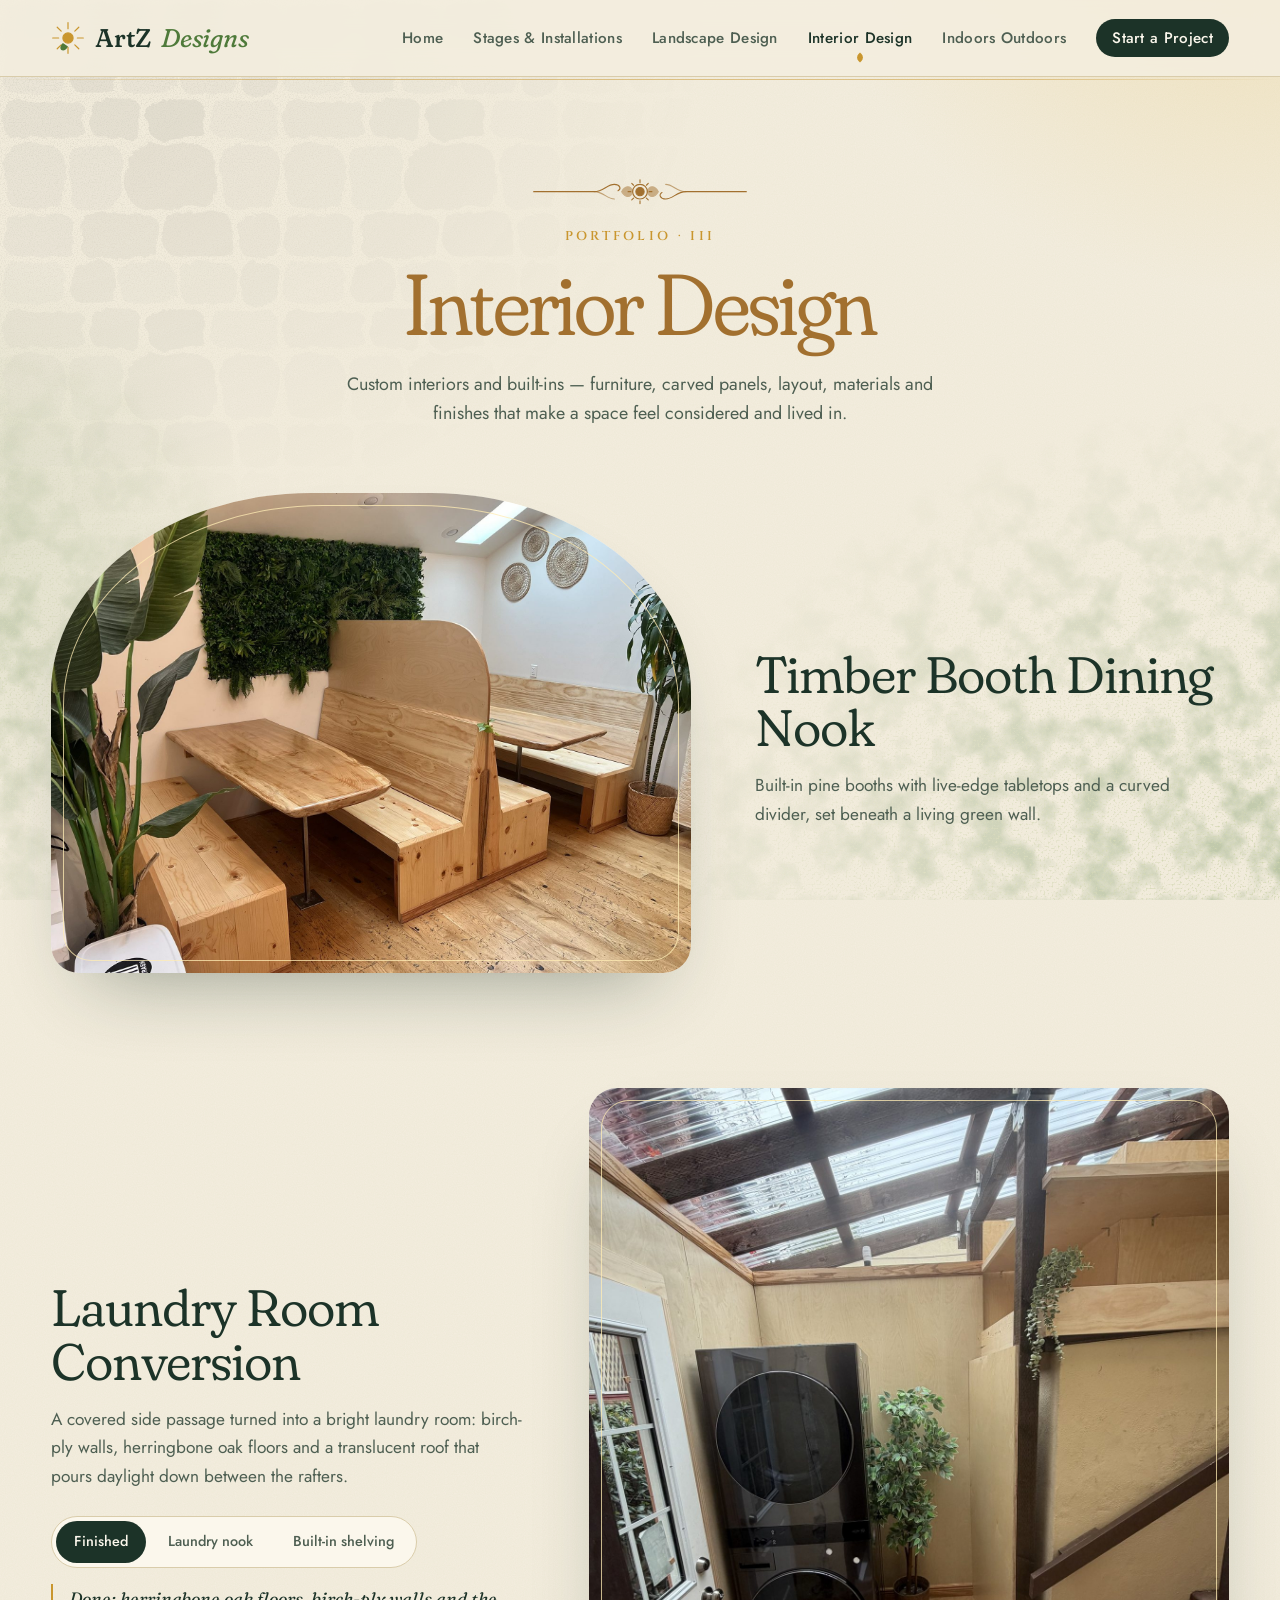
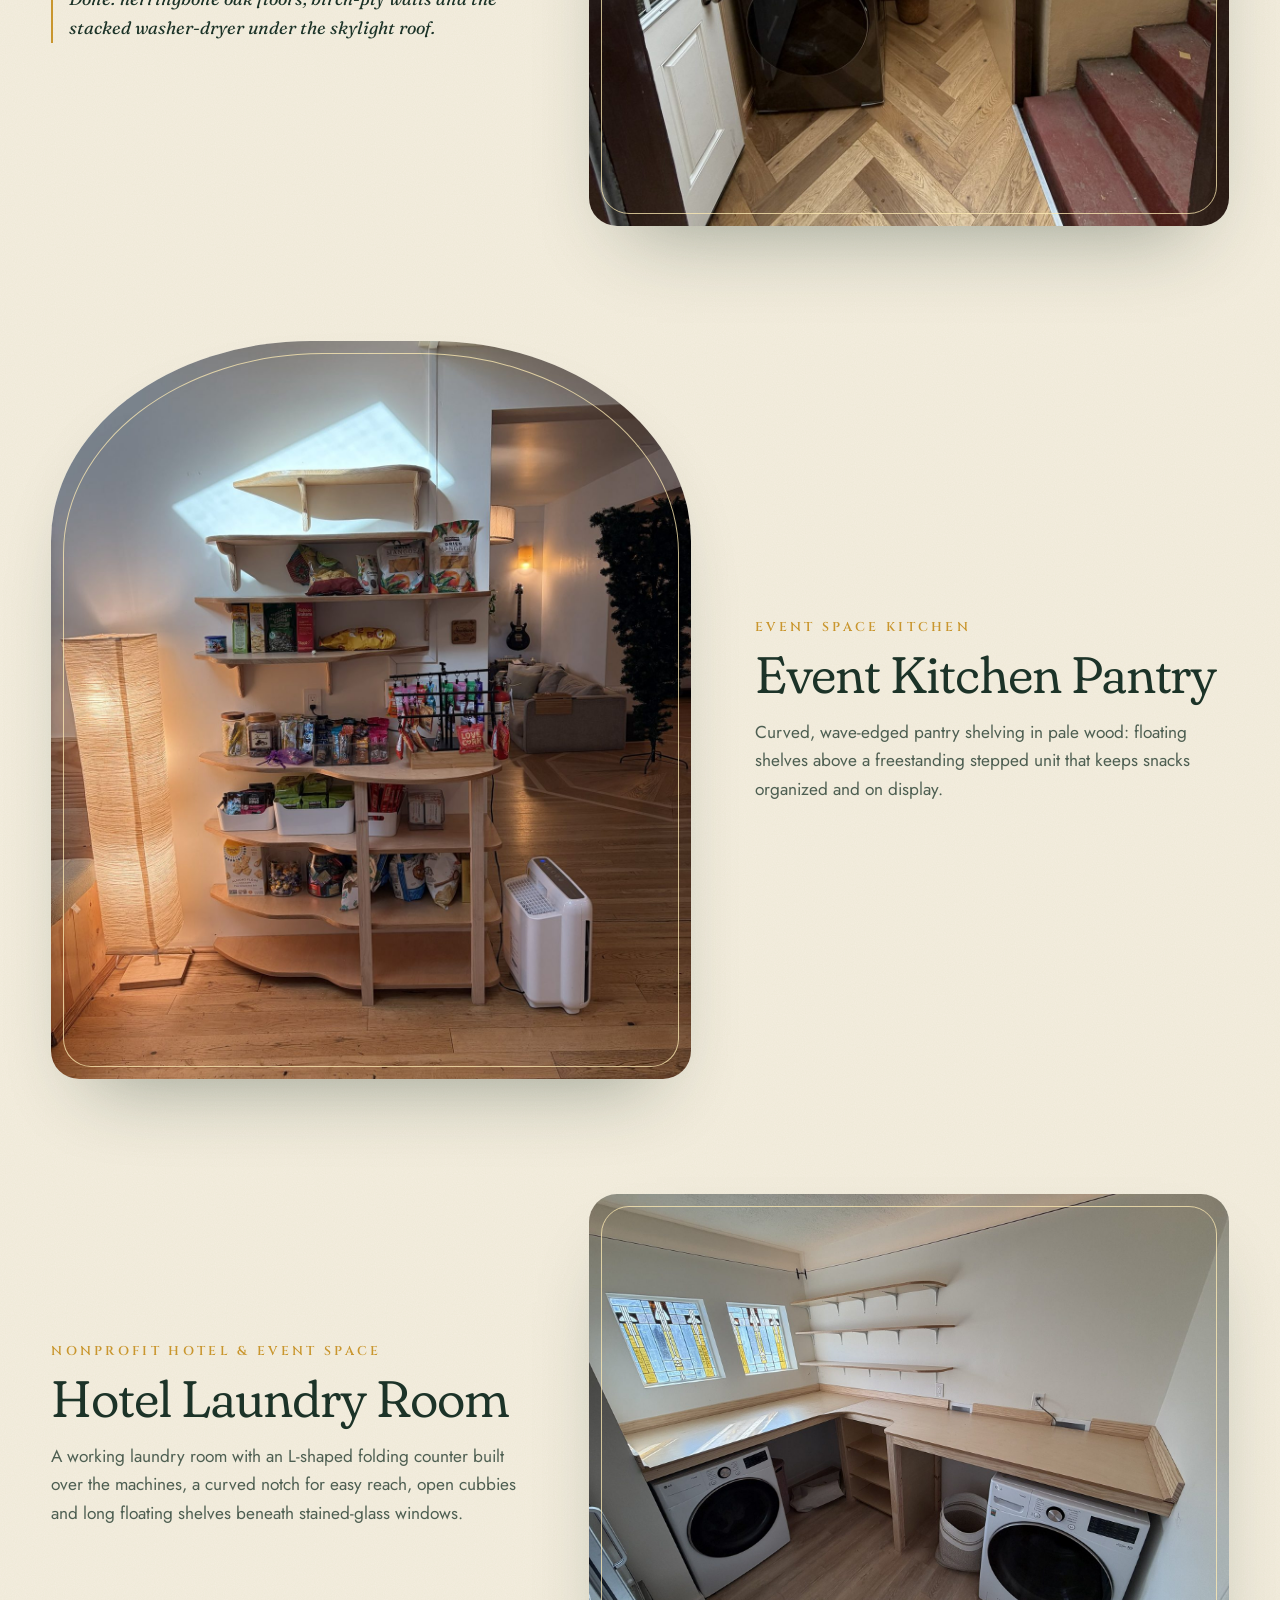
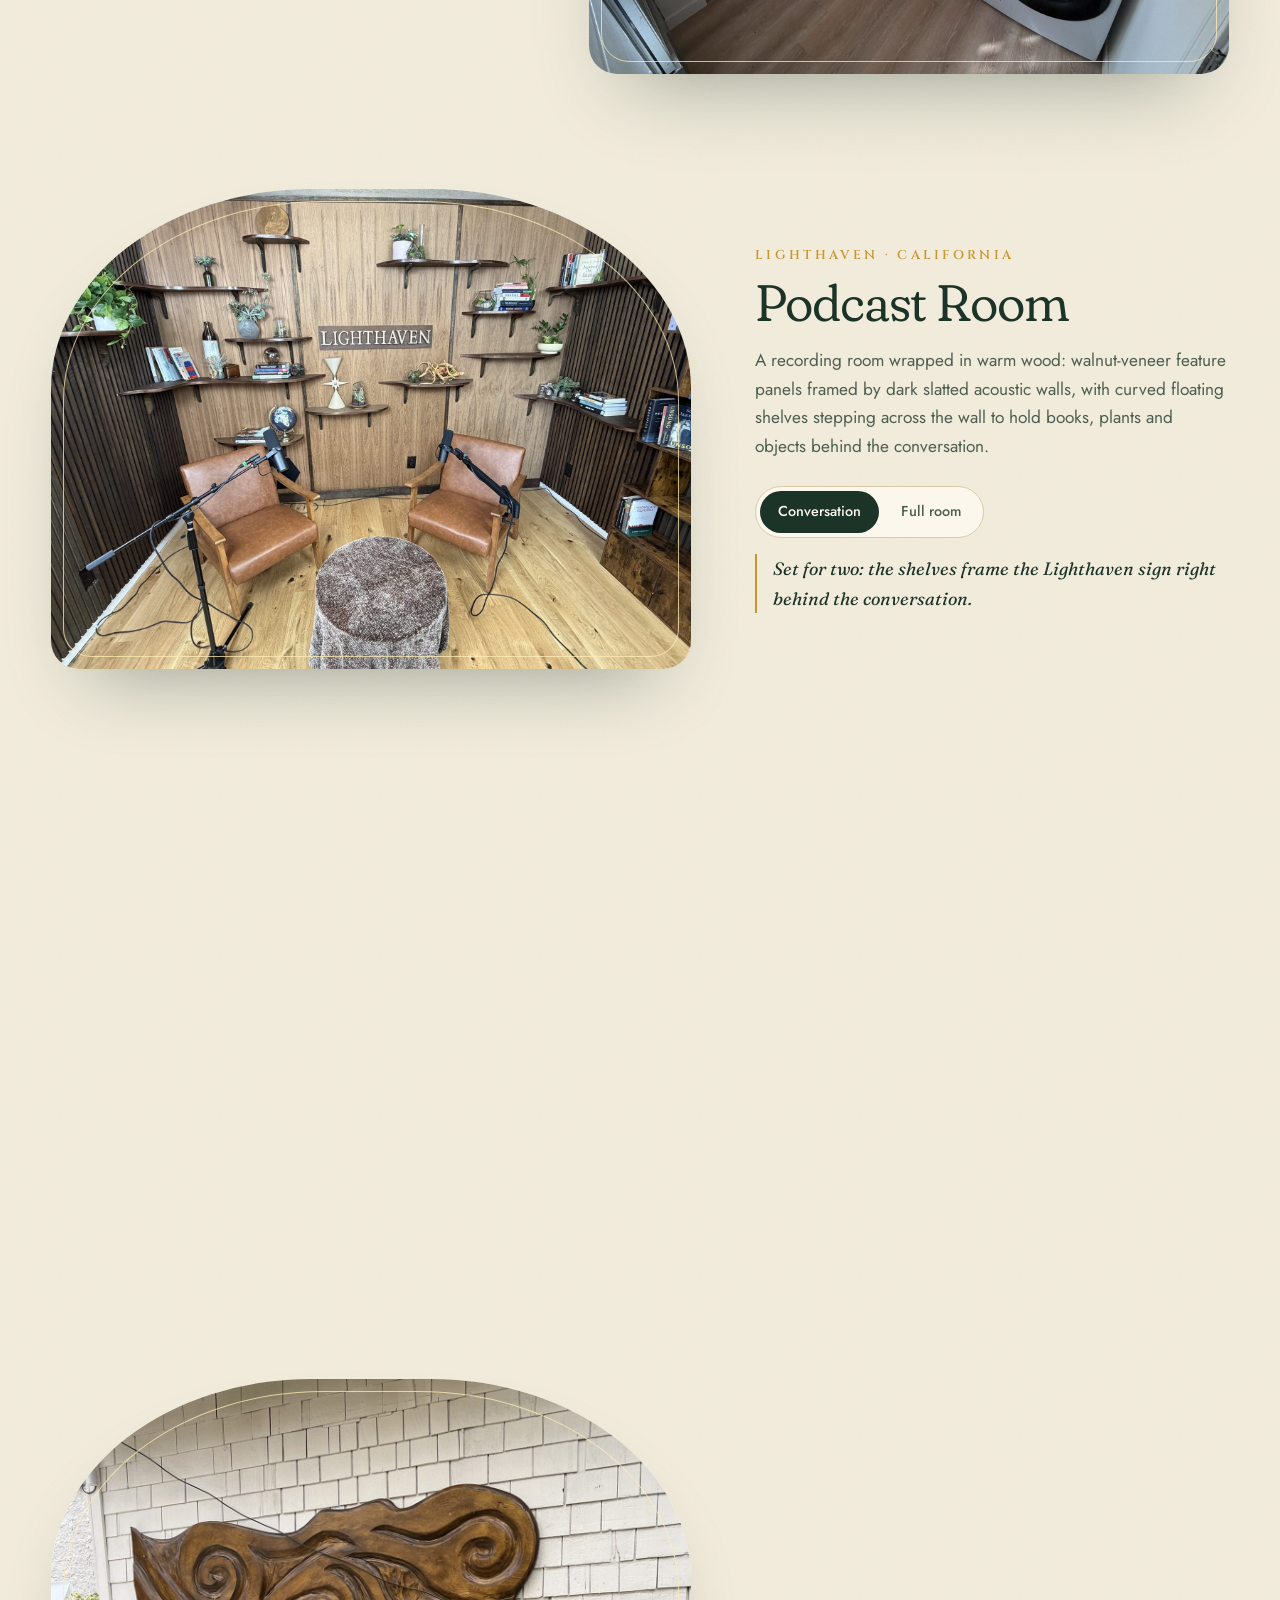
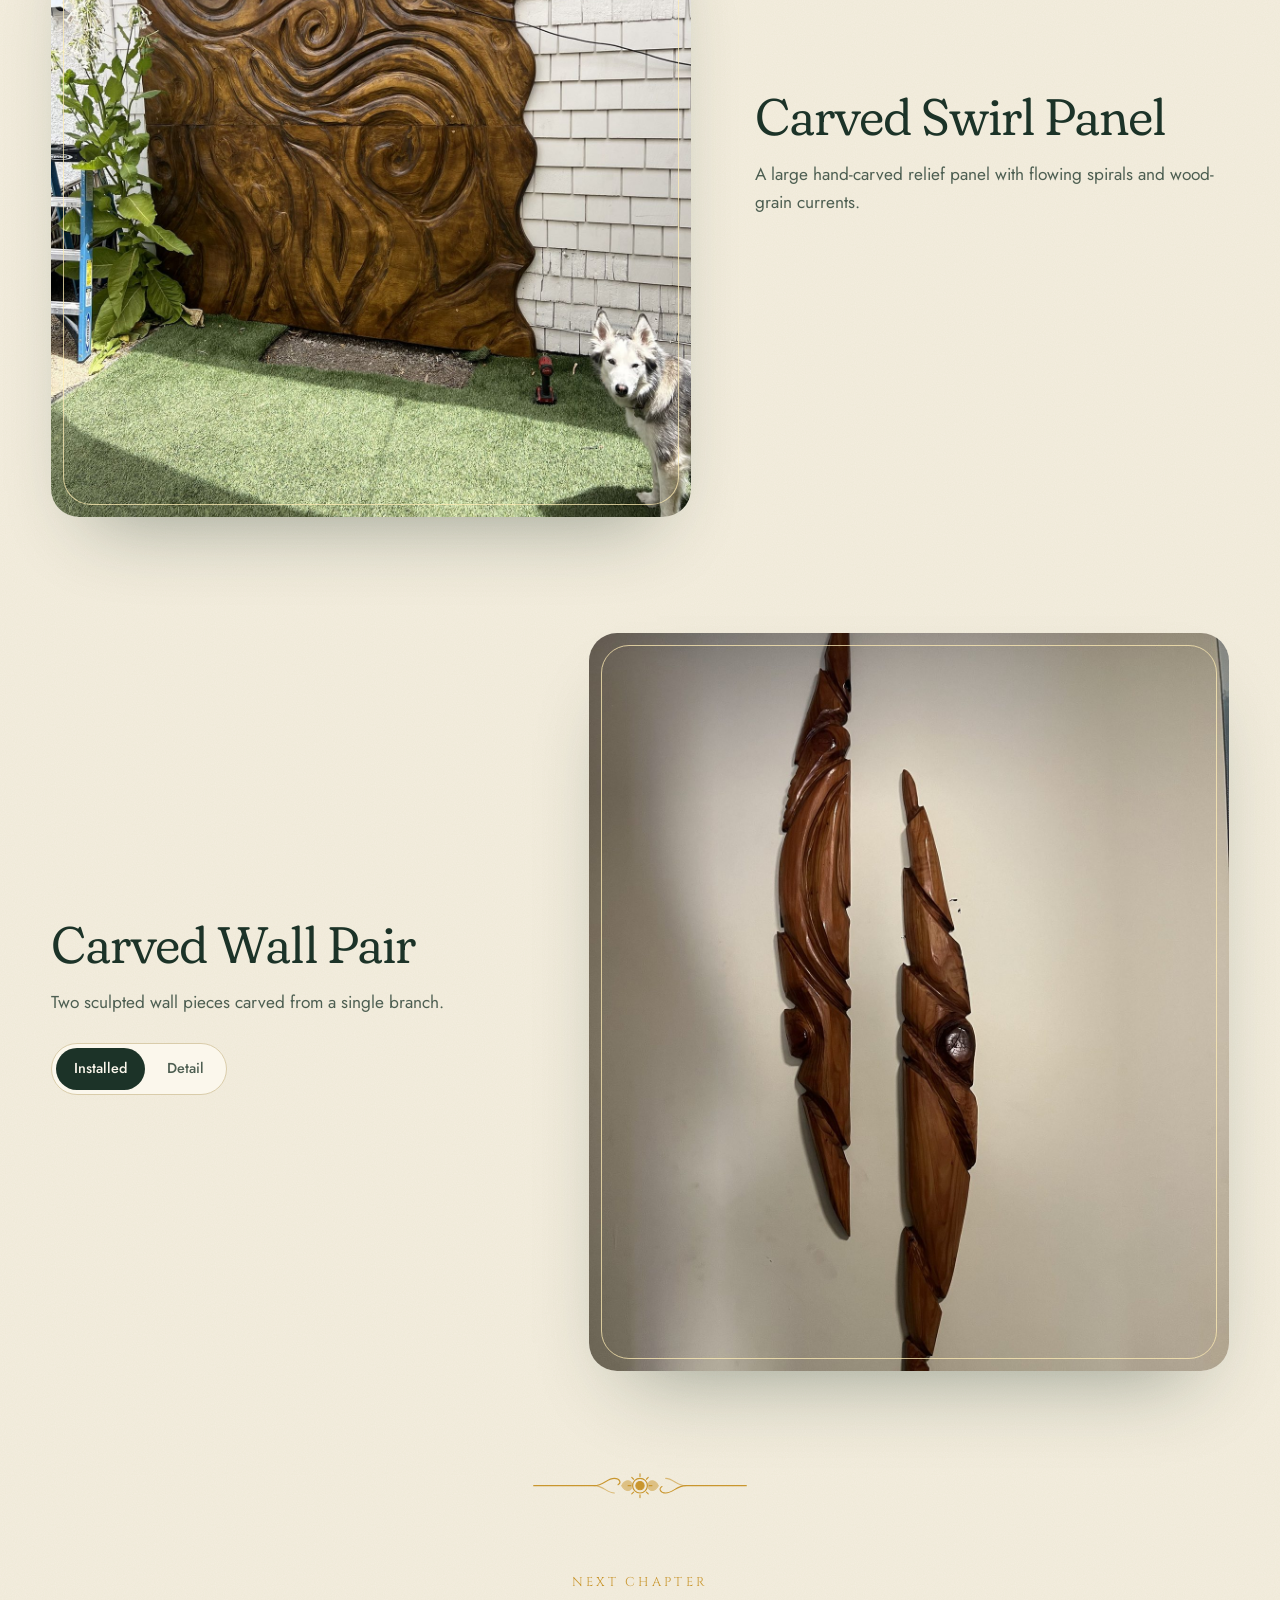
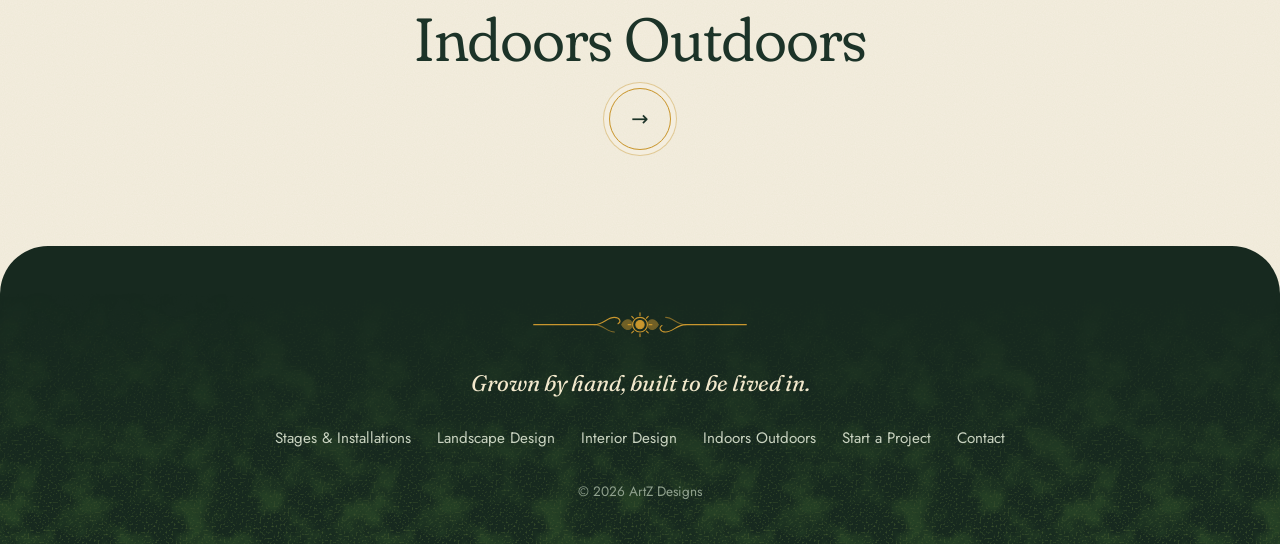
<file: artz-designs/interior-design.html>
<!doctype html>
<html lang="en">
<head>
  <meta charset="utf-8">
  <meta name="viewport" content="width=device-width, initial-scale=1">
  <title>Interior Design — ArtZ Designs</title>
  <meta name="description" content="Custom interiors and built-ins — furniture, carved panels, layout, materials and finishes that make a space feel considered and lived in.">
  <meta name="theme-color" content="#f4eedf">
  <link rel="preconnect" href="https://fonts.googleapis.com">
  <link rel="preconnect" href="https://fonts.gstatic.com" crossorigin>
  <link href="https://fonts.googleapis.com/css2?family=Cinzel:wght@500;600&family=Fraunces:ital,opsz,wght,SOFT,WONK@0,9..144,300..600,0..100,0..1;1,9..144,300..600,0..100,0..1&family=Jost:wght@400;500;600&display=swap" rel="stylesheet">
  <link rel="stylesheet" href="css/style.css">
</head>
<body class="interiors">
  <header class="site-header">
    <div class="wrap">
      <a class="logo" href="index.html">
        <svg viewBox="-20 -20 40 40" aria-hidden="true" fill="none" stroke="currentColor" stroke-width="1.4">
          <circle r="6" fill="currentColor"/>
          <path d="M0 -18 V-11 M0 11 V18 M-18 0 H-11 M11 0 H18 M-12.7 -12.7 L-8 -8 M8 8 L12.7 12.7 M12.7 -12.7 L8 -8 M-8 8 L-12.7 12.7" stroke-linecap="round"/>
          <path d="M-6 6 C-14 14 -4 19 0 10" fill="#4f7a3a" stroke="none"/>
        </svg>
        ArtZ <span>Designs</span>
      </a>
      <button class="menu-btn" aria-label="Menu" aria-expanded="false"><span></span></button>
      <ul class="nav">
        <li><a href="index.html">Home</a></li>
        <li><a href="stages-installations.html">Stages &amp; Installations</a></li>
        <li><a href="landscape-design.html">Landscape Design</a></li>
        <li><a href="interior-design.html" aria-current="page">Interior Design</a></li>
        <li><a href="indoors-outdoors.html">Indoors Outdoors</a></li>
        <li><a class="nav-cta" href="start-a-project.html">Start a Project</a></li>
      </ul>
    </div>
  </header>

  <main class="wrap">
    <section class="page-hero">
      <svg class="ornament" viewBox="0 0 240 32" aria-hidden="true" fill="none" stroke="currentColor" stroke-width="1.2" stroke-linecap="round">
        <path d="M4 16 H70 C80 16 84 8 92 8 C98 8 100 13 96 15"/>
        <path d="M236 16 H170 C160 16 156 24 148 24 C142 24 140 19 144 17"/>
        <path d="M70 16 C80 16 84 24 92 24" opacity=".6"/>
        <path d="M170 16 C160 16 156 8 148 8" opacity=".6"/>
        <path d="M100 16 C104 9 110 9 112 16 C110 23 104 23 100 16Z" fill="currentColor" opacity=".5"/>
        <path d="M140 16 C136 9 130 9 128 16 C130 23 136 23 140 16Z" fill="currentColor" opacity=".5"/>
        <circle cx="120" cy="16" r="4.5" fill="currentColor"/>
        <circle cx="120" cy="16" r="8" />
        <path d="M120 3 V6 M120 26 V29 M107 16 H110 M130 16 H133 M111 7 L113 9 M127 23 L129 25 M129 7 L127 9 M111 25 L113 23"/>
      </svg>
      <div class="eyebrow">Portfolio &middot; III</div>
      <h1>Interior Design</h1>
      <p>Custom interiors and built-ins — furniture, carved panels, layout, materials and finishes that make a space feel considered and lived in.</p>
    </section>

    <section class="gallery" data-category="interiors" aria-label="Interior Design gallery"></section>

    <svg class="ornament center" viewBox="0 0 240 32" aria-hidden="true" fill="none" stroke="currentColor" stroke-width="1.2" stroke-linecap="round">
        <path d="M4 16 H70 C80 16 84 8 92 8 C98 8 100 13 96 15"/>
        <path d="M236 16 H170 C160 16 156 24 148 24 C142 24 140 19 144 17"/>
        <path d="M70 16 C80 16 84 24 92 24" opacity=".6"/>
        <path d="M170 16 C160 16 156 8 148 8" opacity=".6"/>
        <path d="M100 16 C104 9 110 9 112 16 C110 23 104 23 100 16Z" fill="currentColor" opacity=".5"/>
        <path d="M140 16 C136 9 130 9 128 16 C130 23 136 23 140 16Z" fill="currentColor" opacity=".5"/>
        <circle cx="120" cy="16" r="4.5" fill="currentColor"/>
        <circle cx="120" cy="16" r="8" />
        <path d="M120 3 V6 M120 26 V29 M107 16 H110 M130 16 H133 M111 7 L113 9 M127 23 L129 25 M129 7 L127 9 M111 25 L113 23"/>
      </svg>
    <a class="next" href="indoors-outdoors.html">
      <small>Next chapter</small>
      <strong>Indoors Outdoors</strong>
      <span class="go" aria-hidden="true">&rarr;</span>
    </a>
  </main>

  <footer class="site-footer">
    <div class="wrap">
      <svg class="ornament center" viewBox="0 0 240 32" aria-hidden="true" fill="none" stroke="currentColor" stroke-width="1.2" stroke-linecap="round">
        <path d="M4 16 H70 C80 16 84 8 92 8 C98 8 100 13 96 15"/>
        <path d="M236 16 H170 C160 16 156 24 148 24 C142 24 140 19 144 17"/>
        <path d="M70 16 C80 16 84 24 92 24" opacity=".6"/>
        <path d="M170 16 C160 16 156 8 148 8" opacity=".6"/>
        <path d="M100 16 C104 9 110 9 112 16 C110 23 104 23 100 16Z" fill="currentColor" opacity=".5"/>
        <path d="M140 16 C136 9 130 9 128 16 C130 23 136 23 140 16Z" fill="currentColor" opacity=".5"/>
        <circle cx="120" cy="16" r="4.5" fill="currentColor"/>
        <circle cx="120" cy="16" r="8" />
        <path d="M120 3 V6 M120 26 V29 M107 16 H110 M130 16 H133 M111 7 L113 9 M127 23 L129 25 M129 7 L127 9 M111 25 L113 23"/>
      </svg>
      <p class="tag">Grown by hand, built to be lived in.</p>
      <nav>
        <a href="stages-installations.html">Stages &amp; Installations</a>
        <a href="landscape-design.html">Landscape Design</a>
        <a href="interior-design.html">Interior Design</a>
        <a href="indoors-outdoors.html">Indoors Outdoors</a>
        <a href="start-a-project.html">Start a Project</a>
        <a href="index.html#contact">Contact</a>
      </nav>
      <small>&copy; <span id="year"></span> ArtZ Designs</small>
    </div>
  </footer>

  <script src="js/projects.js"></script>
  <script src="js/main.js"></script>
</body>
</html>
</file>
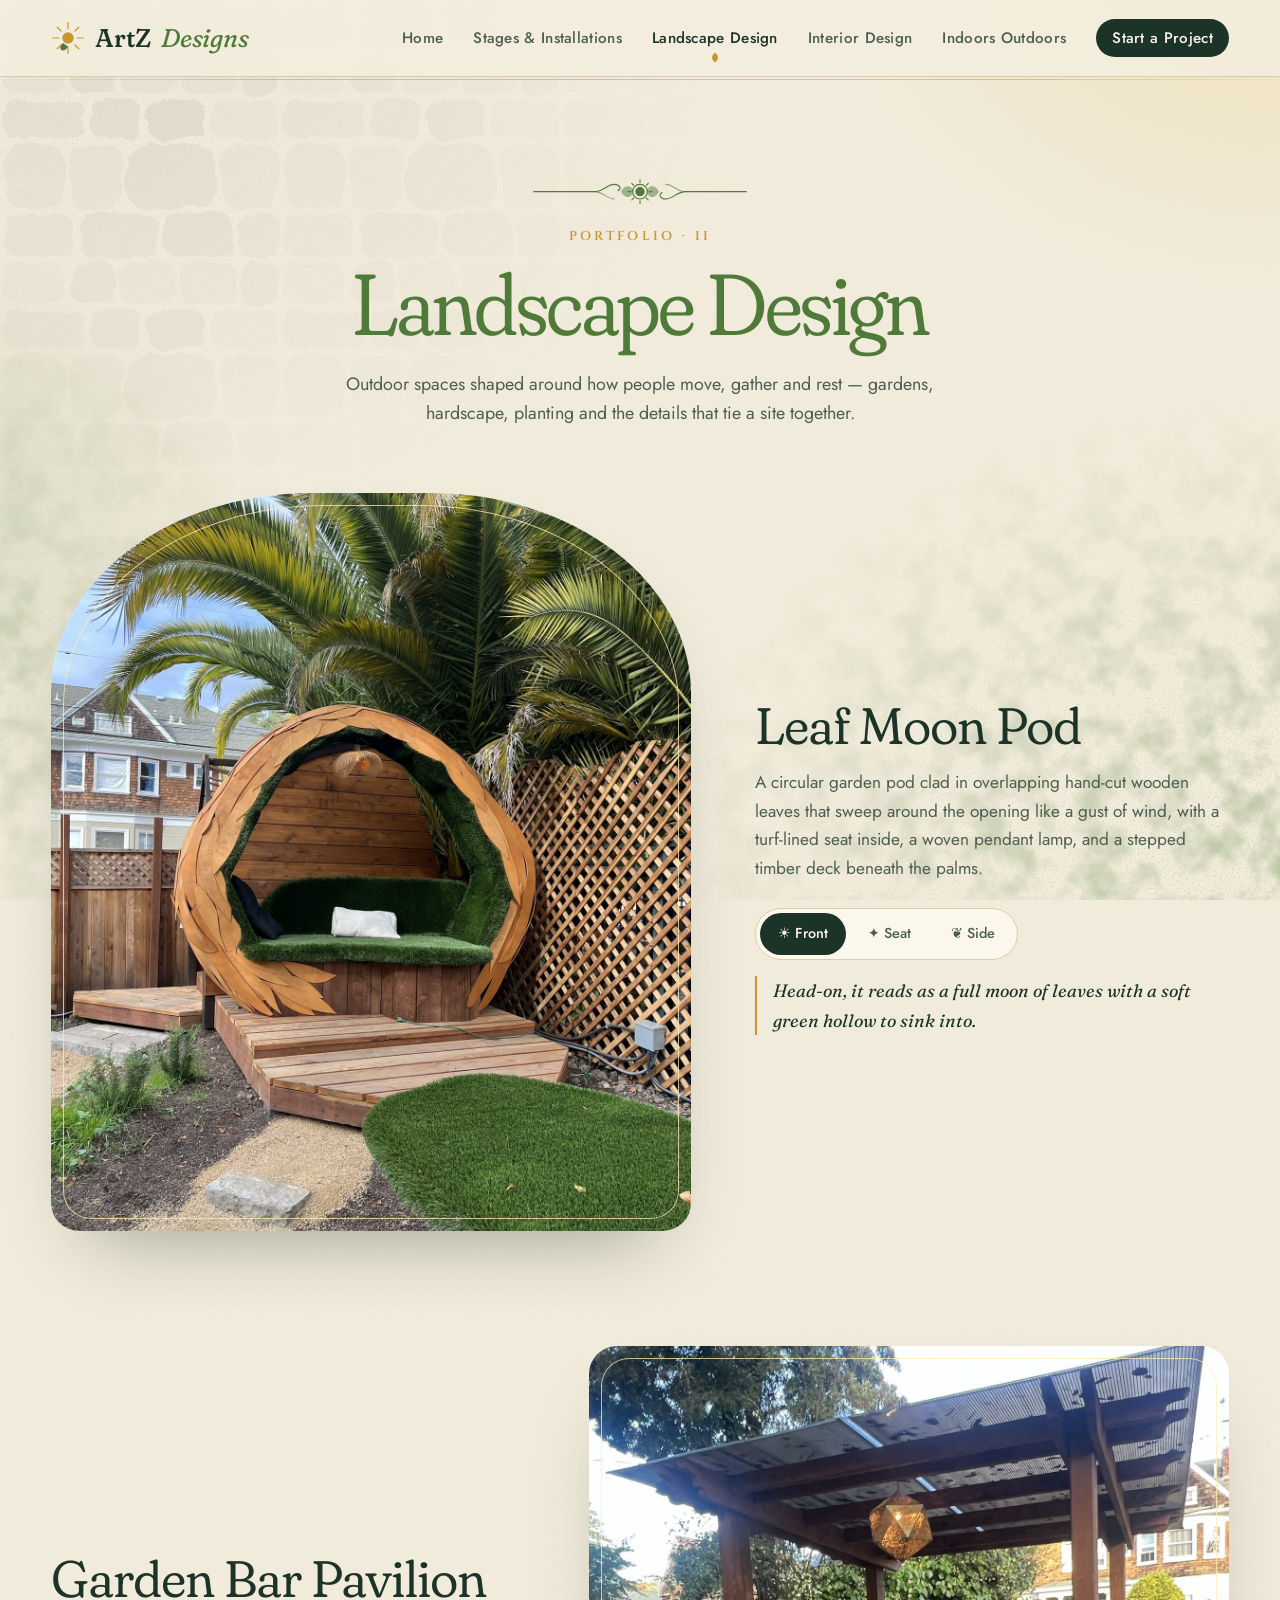
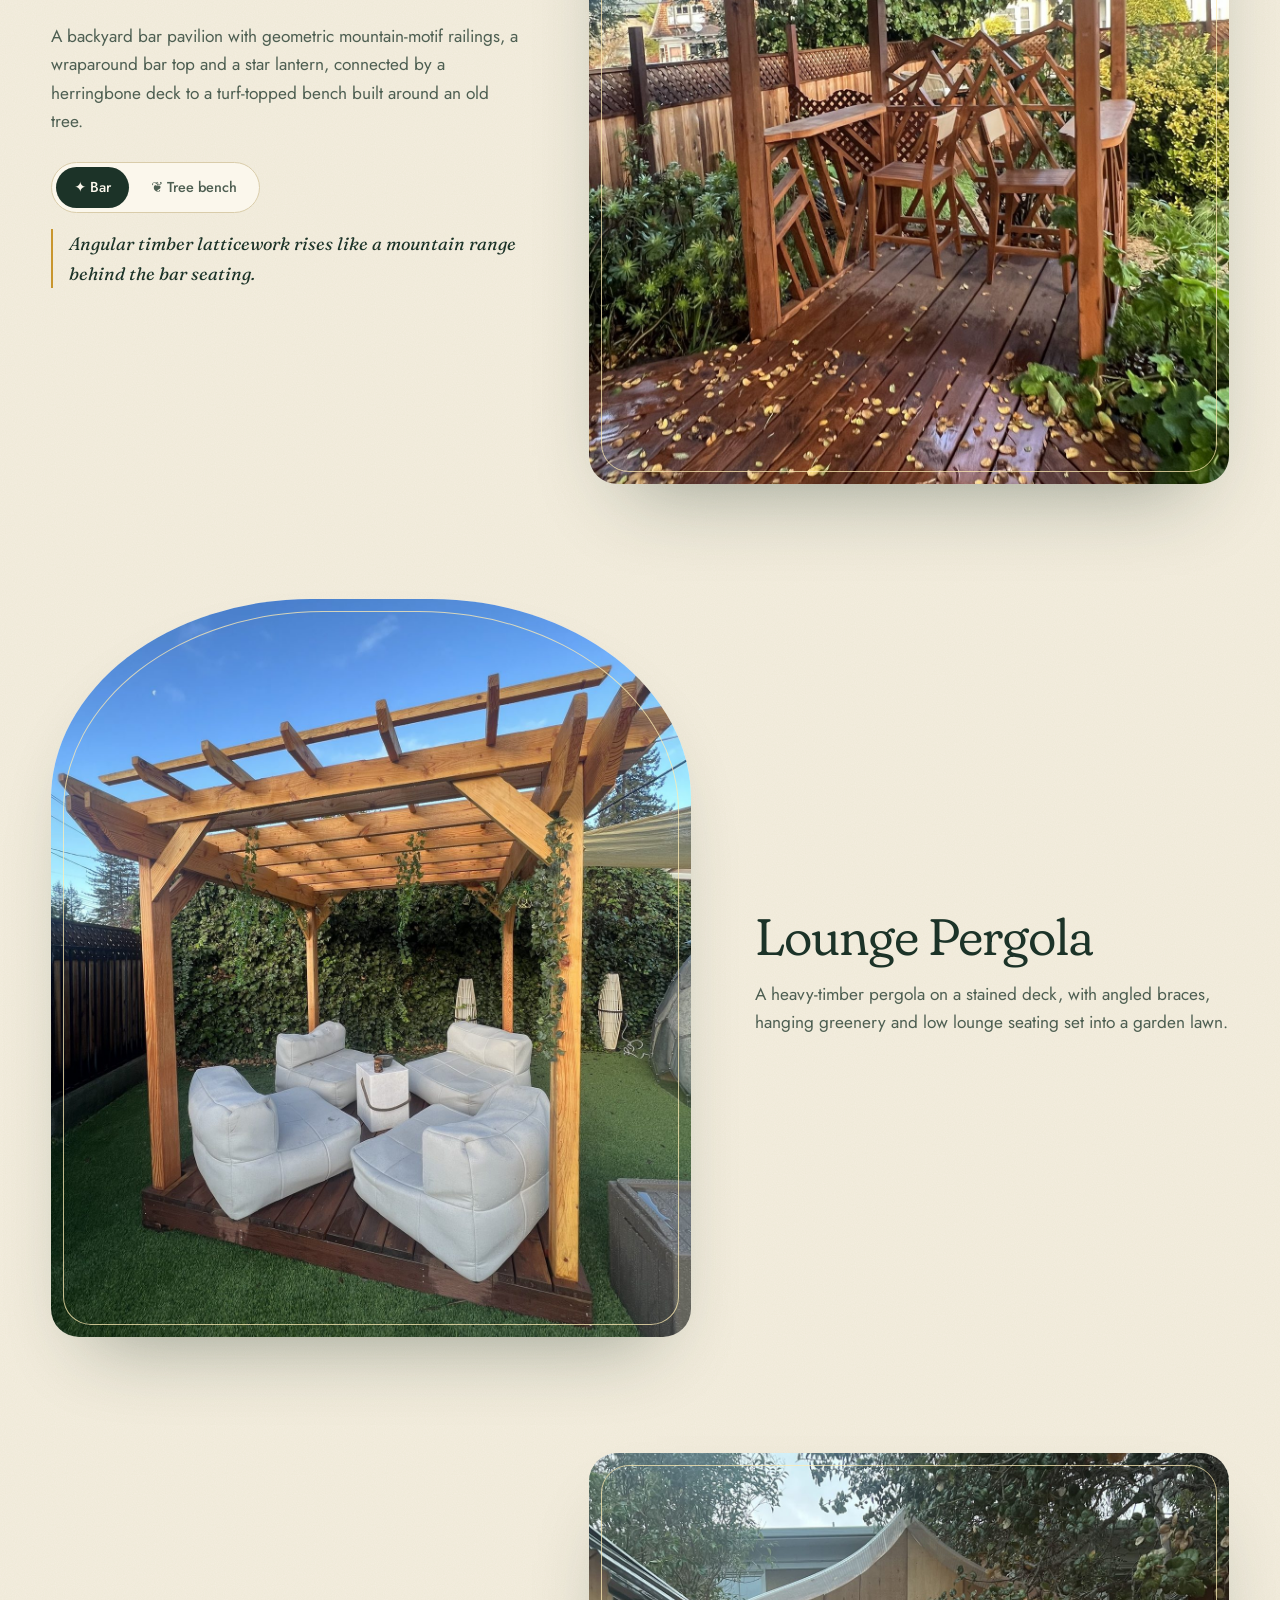
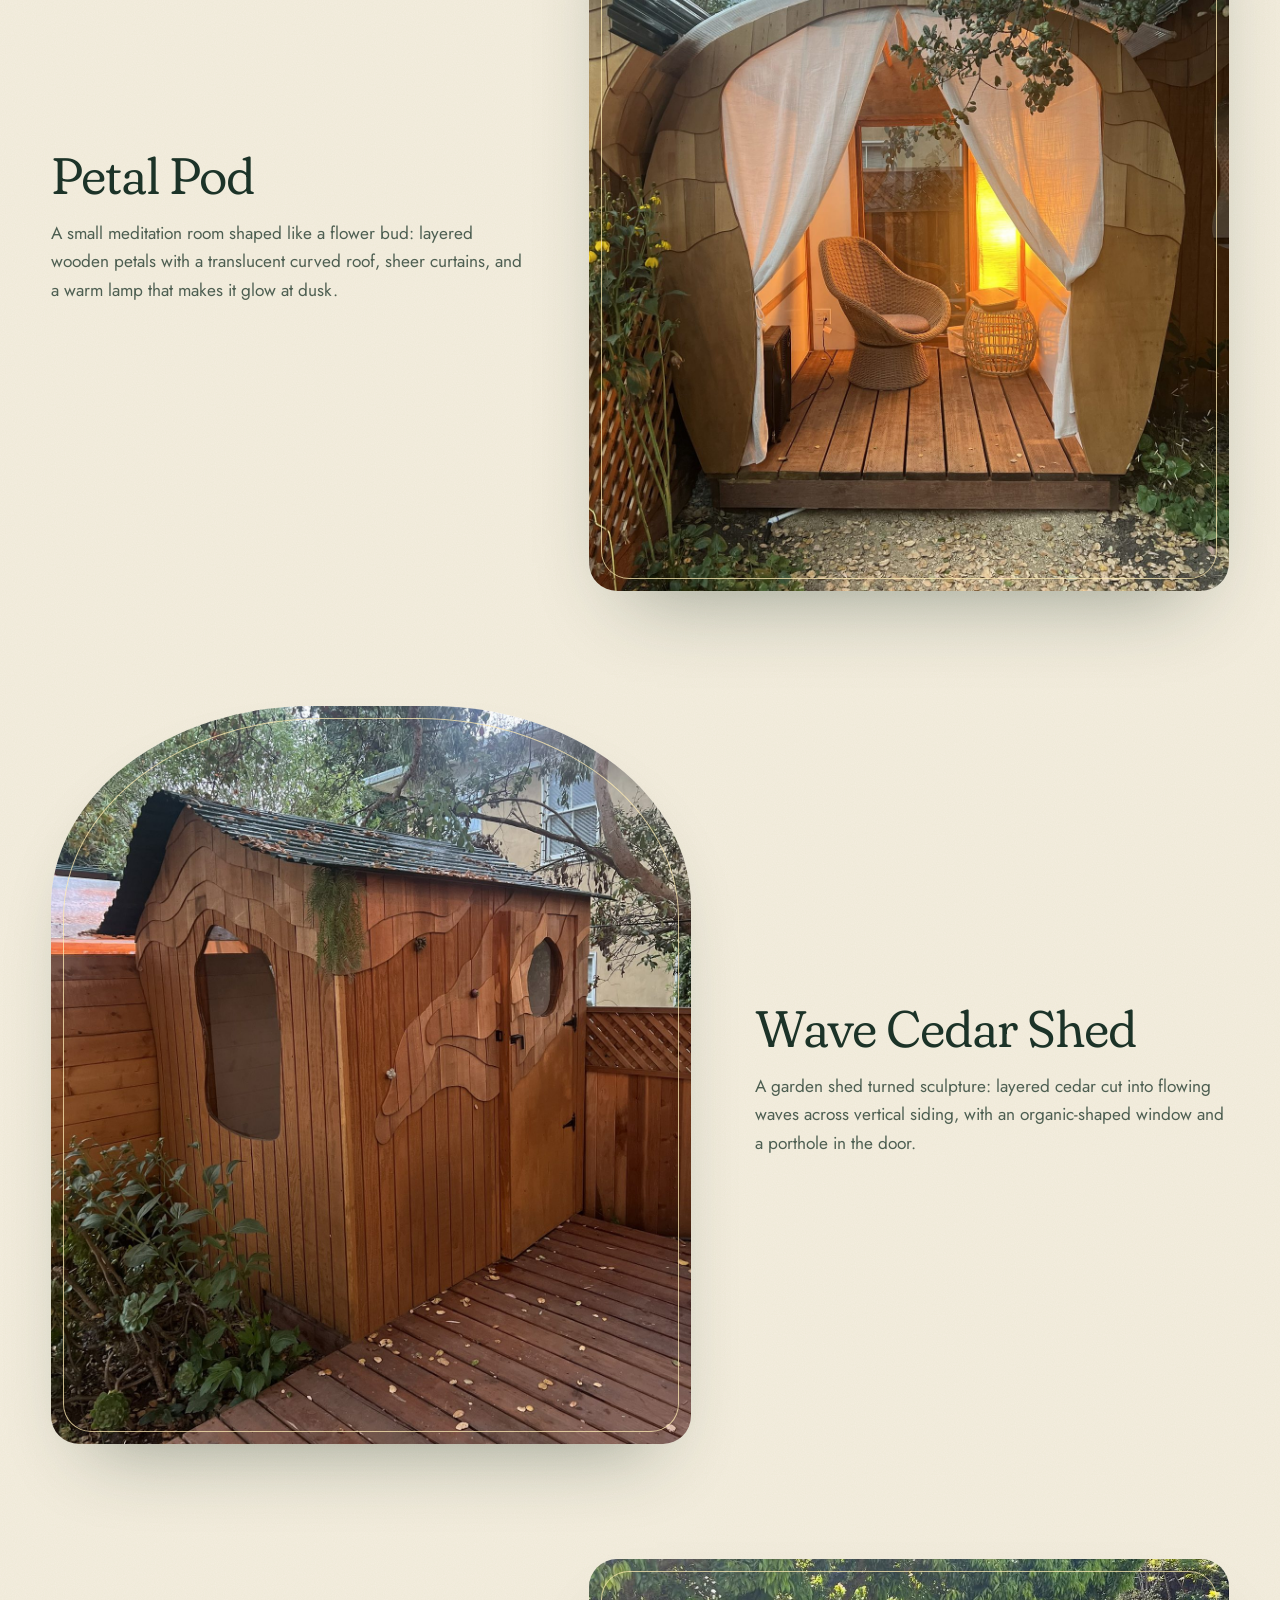
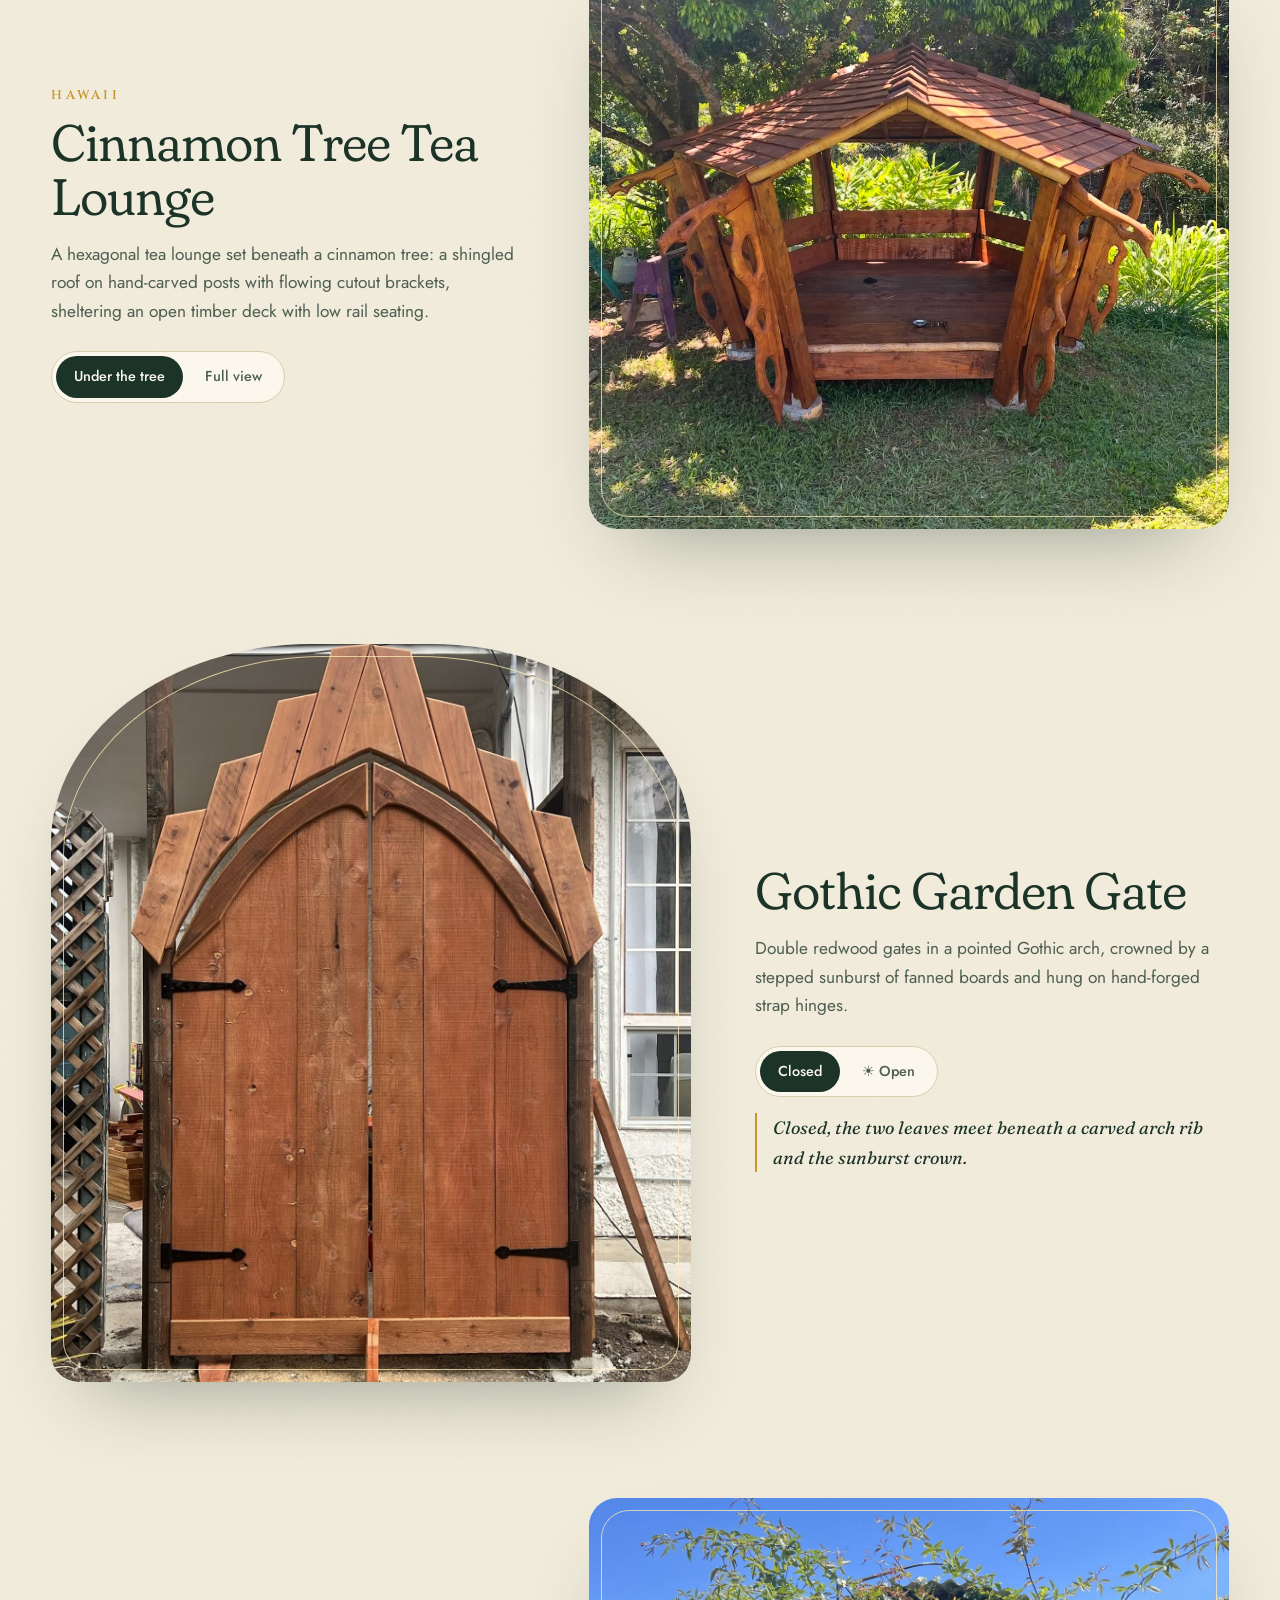
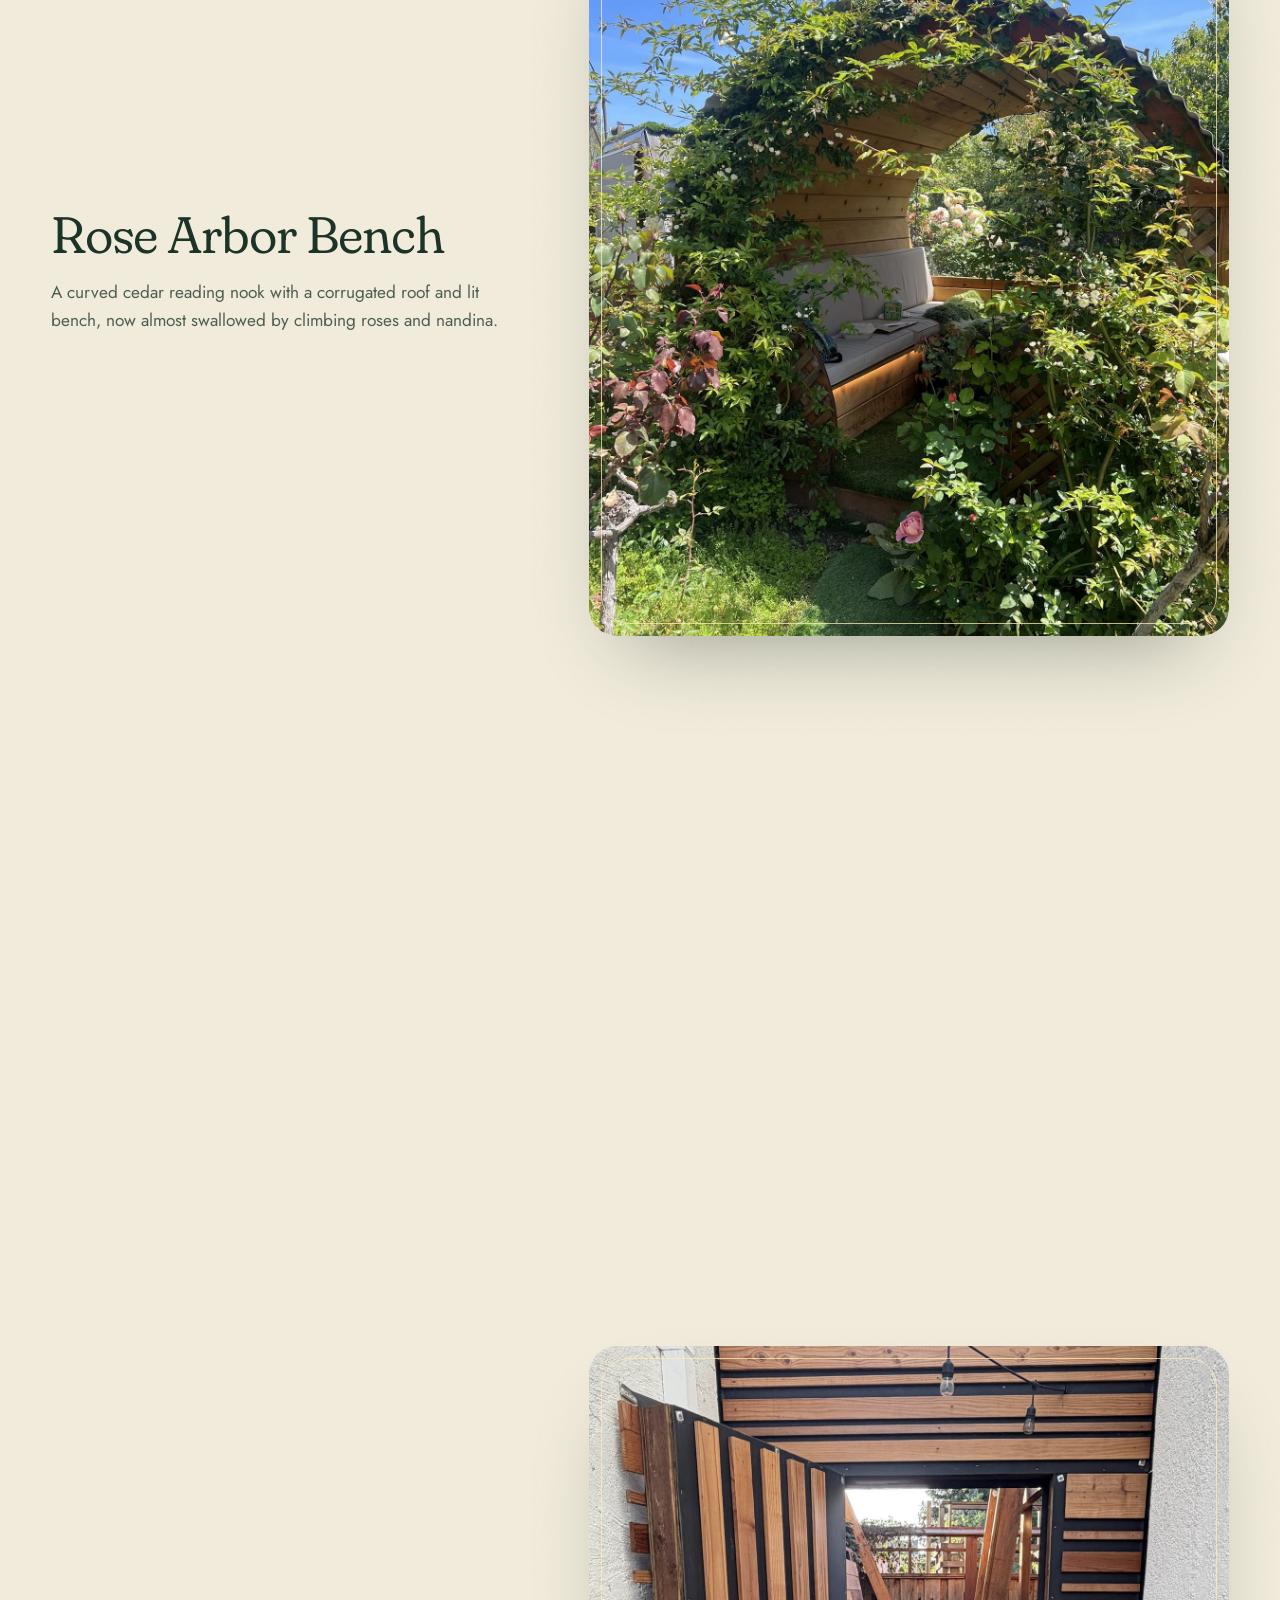
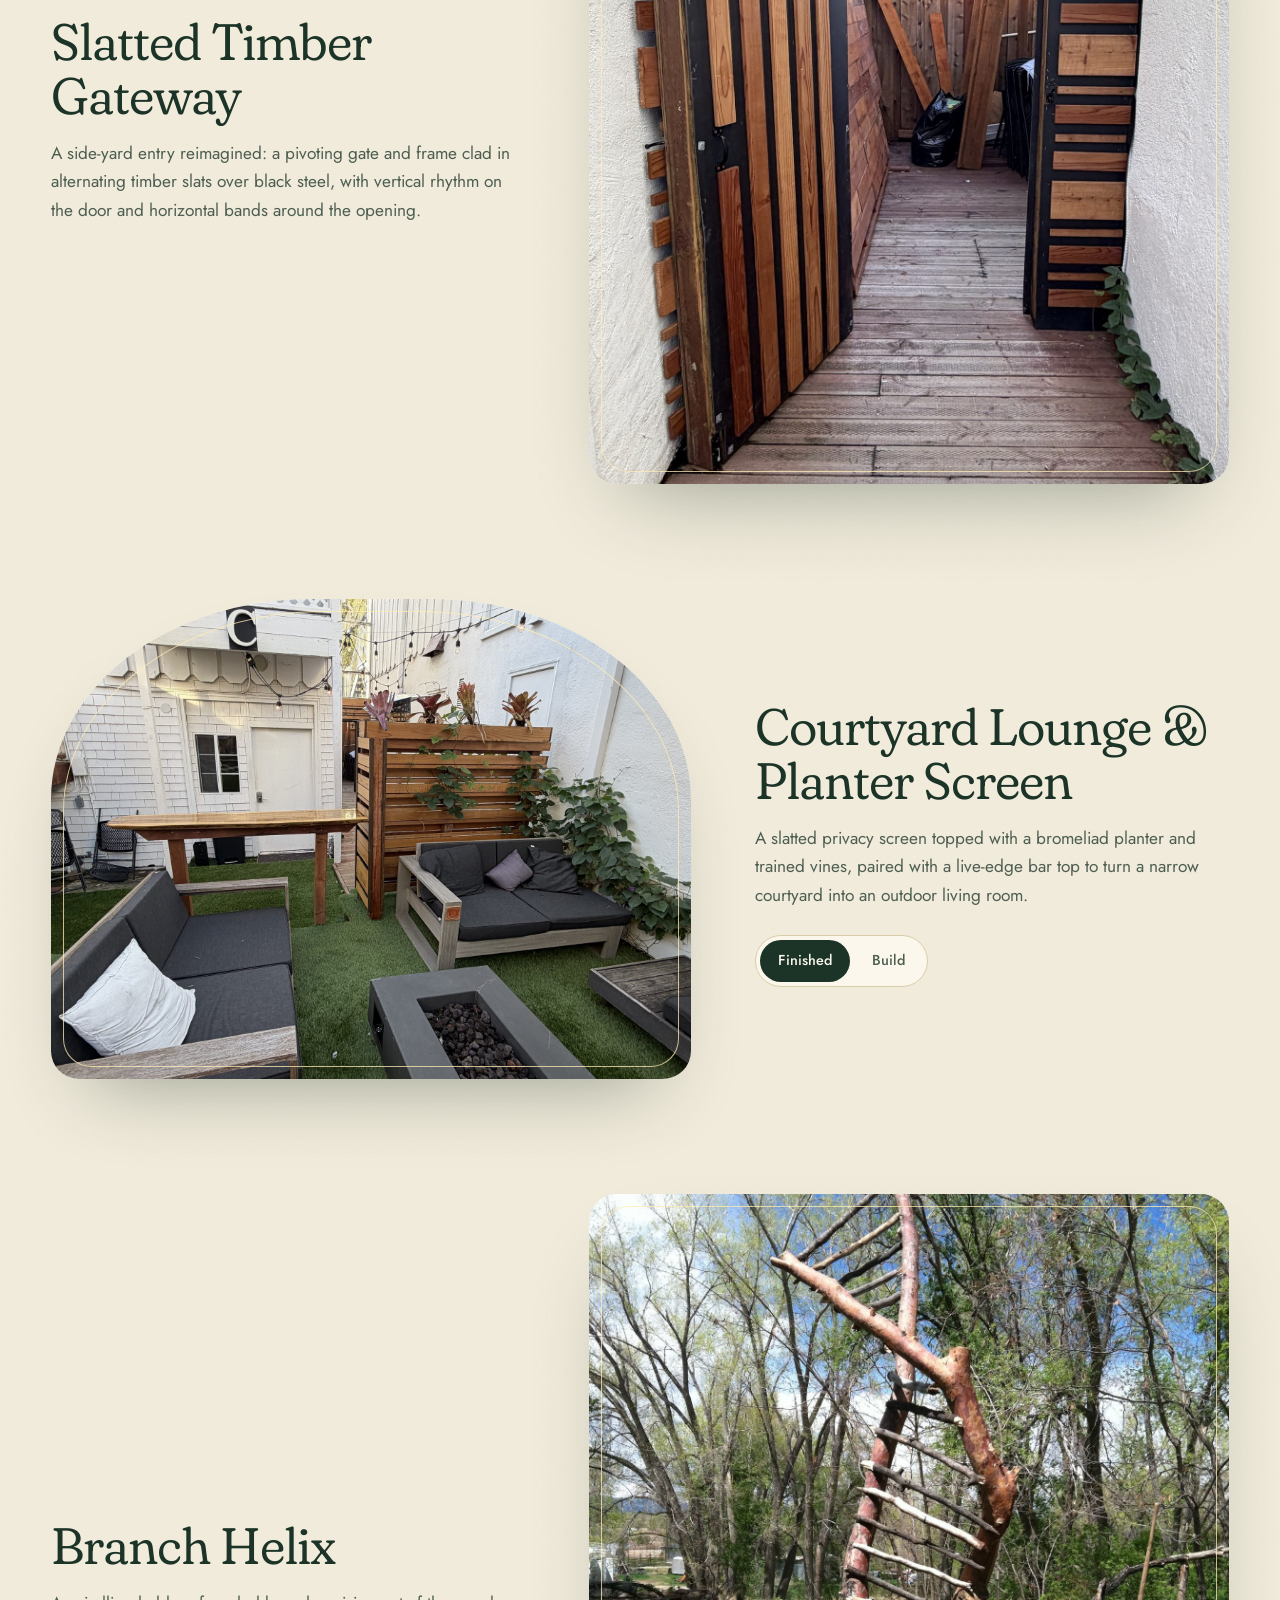
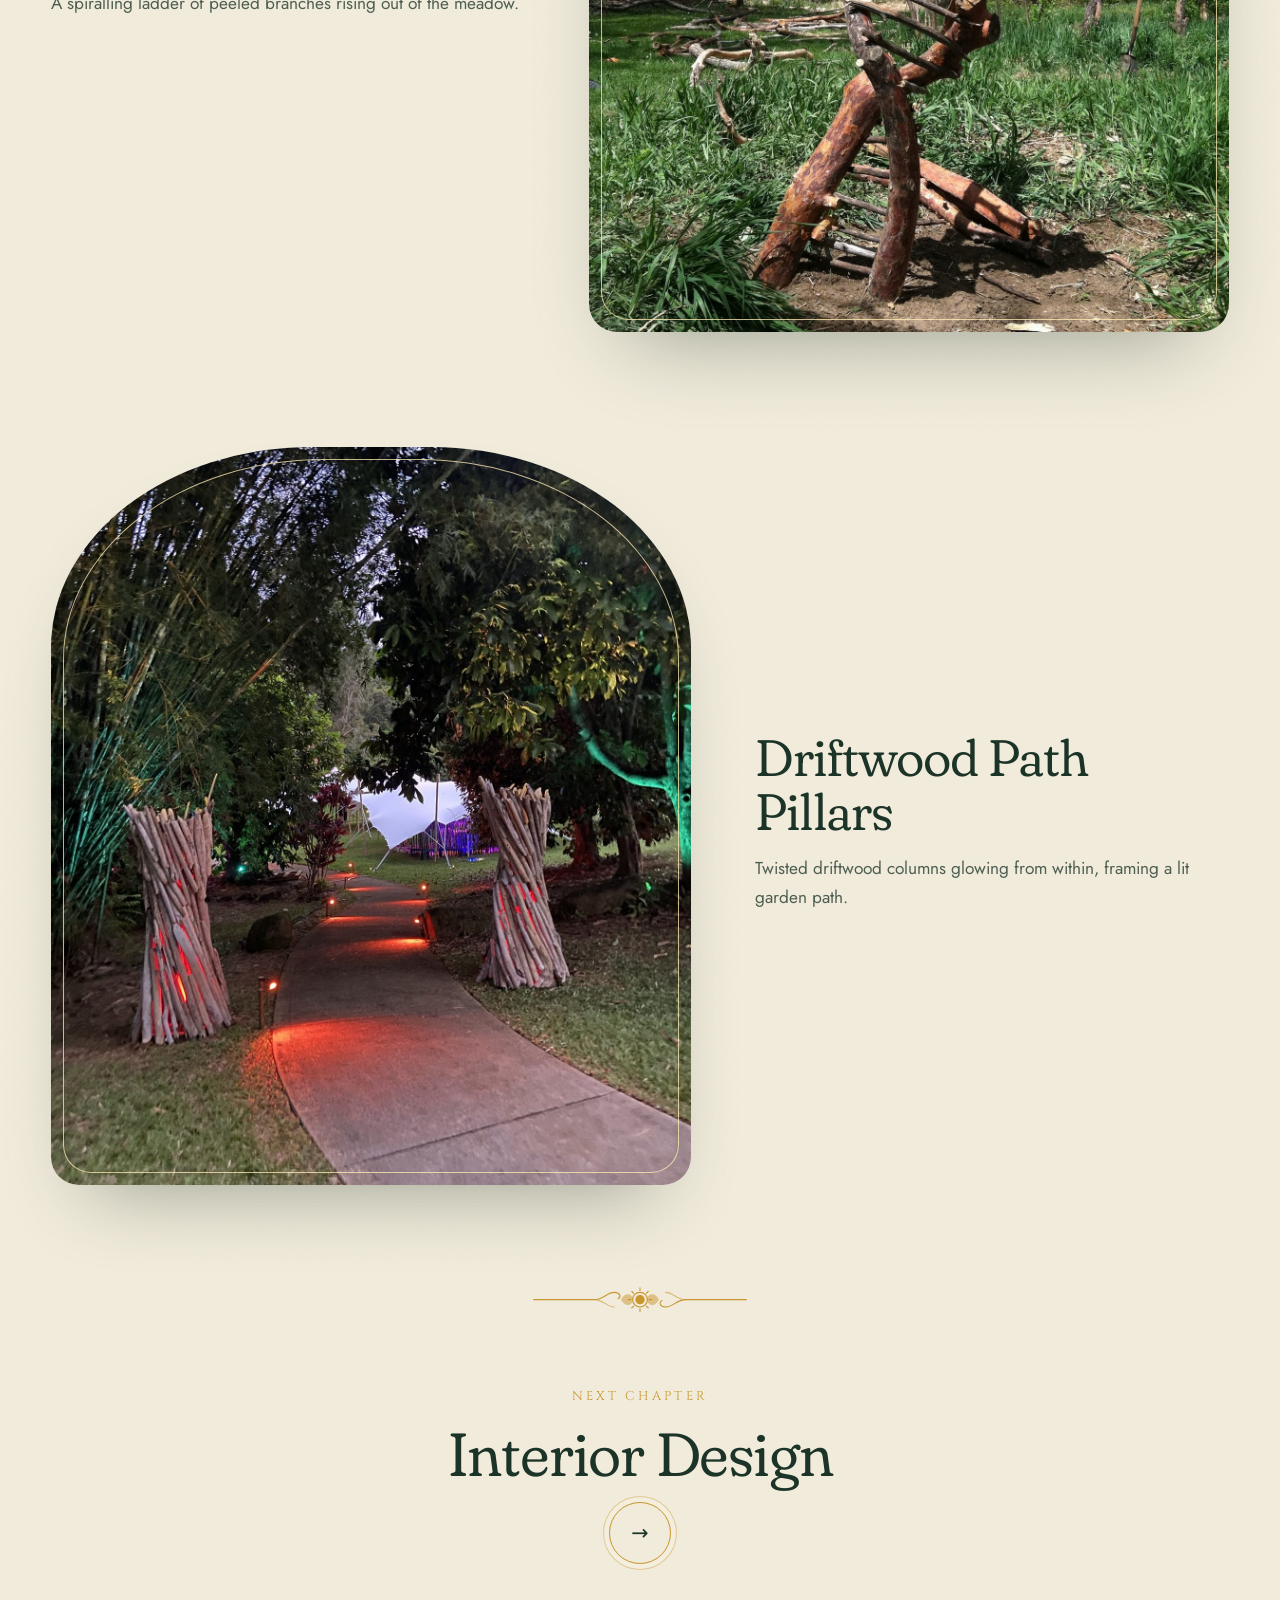
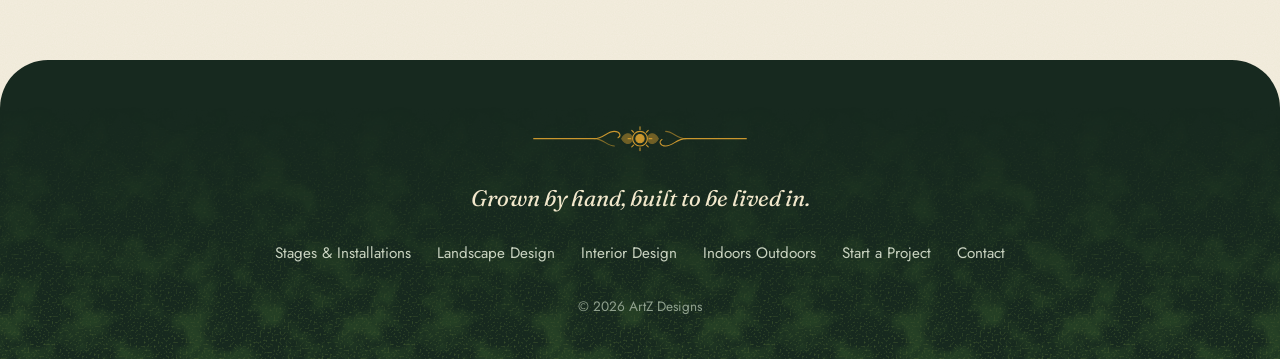
<file: artz-designs/landscape-design.html>
<!doctype html>
<html lang="en">
<head>
  <meta charset="utf-8">
  <meta name="viewport" content="width=device-width, initial-scale=1">
  <title>Landscape Design — ArtZ Designs</title>
  <meta name="description" content="Outdoor spaces shaped around how people move, gather and rest — gardens, hardscape, planting and the details that tie a site together.">
  <meta name="theme-color" content="#f4eedf">
  <link rel="preconnect" href="https://fonts.googleapis.com">
  <link rel="preconnect" href="https://fonts.gstatic.com" crossorigin>
  <link href="https://fonts.googleapis.com/css2?family=Cinzel:wght@500;600&family=Fraunces:ital,opsz,wght,SOFT,WONK@0,9..144,300..600,0..100,0..1;1,9..144,300..600,0..100,0..1&family=Jost:wght@400;500;600&display=swap" rel="stylesheet">
  <link rel="stylesheet" href="css/style.css">
</head>
<body class="landscape">
  <header class="site-header">
    <div class="wrap">
      <a class="logo" href="index.html">
        <svg viewBox="-20 -20 40 40" aria-hidden="true" fill="none" stroke="currentColor" stroke-width="1.4">
          <circle r="6" fill="currentColor"/>
          <path d="M0 -18 V-11 M0 11 V18 M-18 0 H-11 M11 0 H18 M-12.7 -12.7 L-8 -8 M8 8 L12.7 12.7 M12.7 -12.7 L8 -8 M-8 8 L-12.7 12.7" stroke-linecap="round"/>
          <path d="M-6 6 C-14 14 -4 19 0 10" fill="#4f7a3a" stroke="none"/>
        </svg>
        ArtZ <span>Designs</span>
      </a>
      <button class="menu-btn" aria-label="Menu" aria-expanded="false"><span></span></button>
      <ul class="nav">
        <li><a href="index.html">Home</a></li>
        <li><a href="stages-installations.html">Stages &amp; Installations</a></li>
        <li><a href="landscape-design.html" aria-current="page">Landscape Design</a></li>
        <li><a href="interior-design.html">Interior Design</a></li>
        <li><a href="indoors-outdoors.html">Indoors Outdoors</a></li>
        <li><a class="nav-cta" href="start-a-project.html">Start a Project</a></li>
      </ul>
    </div>
  </header>

  <main class="wrap">
    <section class="page-hero">
      <svg class="ornament" viewBox="0 0 240 32" aria-hidden="true" fill="none" stroke="currentColor" stroke-width="1.2" stroke-linecap="round">
        <path d="M4 16 H70 C80 16 84 8 92 8 C98 8 100 13 96 15"/>
        <path d="M236 16 H170 C160 16 156 24 148 24 C142 24 140 19 144 17"/>
        <path d="M70 16 C80 16 84 24 92 24" opacity=".6"/>
        <path d="M170 16 C160 16 156 8 148 8" opacity=".6"/>
        <path d="M100 16 C104 9 110 9 112 16 C110 23 104 23 100 16Z" fill="currentColor" opacity=".5"/>
        <path d="M140 16 C136 9 130 9 128 16 C130 23 136 23 140 16Z" fill="currentColor" opacity=".5"/>
        <circle cx="120" cy="16" r="4.5" fill="currentColor"/>
        <circle cx="120" cy="16" r="8" />
        <path d="M120 3 V6 M120 26 V29 M107 16 H110 M130 16 H133 M111 7 L113 9 M127 23 L129 25 M129 7 L127 9 M111 25 L113 23"/>
      </svg>
      <div class="eyebrow">Portfolio &middot; II</div>
      <h1>Landscape Design</h1>
      <p>Outdoor spaces shaped around how people move, gather and rest — gardens, hardscape, planting and the details that tie a site together.</p>
    </section>

    <section class="gallery" data-category="landscape" aria-label="Landscape Design gallery"></section>

    <svg class="ornament center" viewBox="0 0 240 32" aria-hidden="true" fill="none" stroke="currentColor" stroke-width="1.2" stroke-linecap="round">
        <path d="M4 16 H70 C80 16 84 8 92 8 C98 8 100 13 96 15"/>
        <path d="M236 16 H170 C160 16 156 24 148 24 C142 24 140 19 144 17"/>
        <path d="M70 16 C80 16 84 24 92 24" opacity=".6"/>
        <path d="M170 16 C160 16 156 8 148 8" opacity=".6"/>
        <path d="M100 16 C104 9 110 9 112 16 C110 23 104 23 100 16Z" fill="currentColor" opacity=".5"/>
        <path d="M140 16 C136 9 130 9 128 16 C130 23 136 23 140 16Z" fill="currentColor" opacity=".5"/>
        <circle cx="120" cy="16" r="4.5" fill="currentColor"/>
        <circle cx="120" cy="16" r="8" />
        <path d="M120 3 V6 M120 26 V29 M107 16 H110 M130 16 H133 M111 7 L113 9 M127 23 L129 25 M129 7 L127 9 M111 25 L113 23"/>
      </svg>
    <a class="next" href="interior-design.html">
      <small>Next chapter</small>
      <strong>Interior Design</strong>
      <span class="go" aria-hidden="true">&rarr;</span>
    </a>
  </main>

  <footer class="site-footer">
    <div class="wrap">
      <svg class="ornament center" viewBox="0 0 240 32" aria-hidden="true" fill="none" stroke="currentColor" stroke-width="1.2" stroke-linecap="round">
        <path d="M4 16 H70 C80 16 84 8 92 8 C98 8 100 13 96 15"/>
        <path d="M236 16 H170 C160 16 156 24 148 24 C142 24 140 19 144 17"/>
        <path d="M70 16 C80 16 84 24 92 24" opacity=".6"/>
        <path d="M170 16 C160 16 156 8 148 8" opacity=".6"/>
        <path d="M100 16 C104 9 110 9 112 16 C110 23 104 23 100 16Z" fill="currentColor" opacity=".5"/>
        <path d="M140 16 C136 9 130 9 128 16 C130 23 136 23 140 16Z" fill="currentColor" opacity=".5"/>
        <circle cx="120" cy="16" r="4.5" fill="currentColor"/>
        <circle cx="120" cy="16" r="8" />
        <path d="M120 3 V6 M120 26 V29 M107 16 H110 M130 16 H133 M111 7 L113 9 M127 23 L129 25 M129 7 L127 9 M111 25 L113 23"/>
      </svg>
      <p class="tag">Grown by hand, built to be lived in.</p>
      <nav>
        <a href="stages-installations.html">Stages &amp; Installations</a>
        <a href="landscape-design.html">Landscape Design</a>
        <a href="interior-design.html">Interior Design</a>
        <a href="indoors-outdoors.html">Indoors Outdoors</a>
        <a href="start-a-project.html">Start a Project</a>
        <a href="index.html#contact">Contact</a>
      </nav>
      <small>&copy; <span id="year"></span> ArtZ Designs</small>
    </div>
  </footer>

  <script src="js/projects.js"></script>
  <script src="js/main.js"></script>
</body>
</html>
</file>
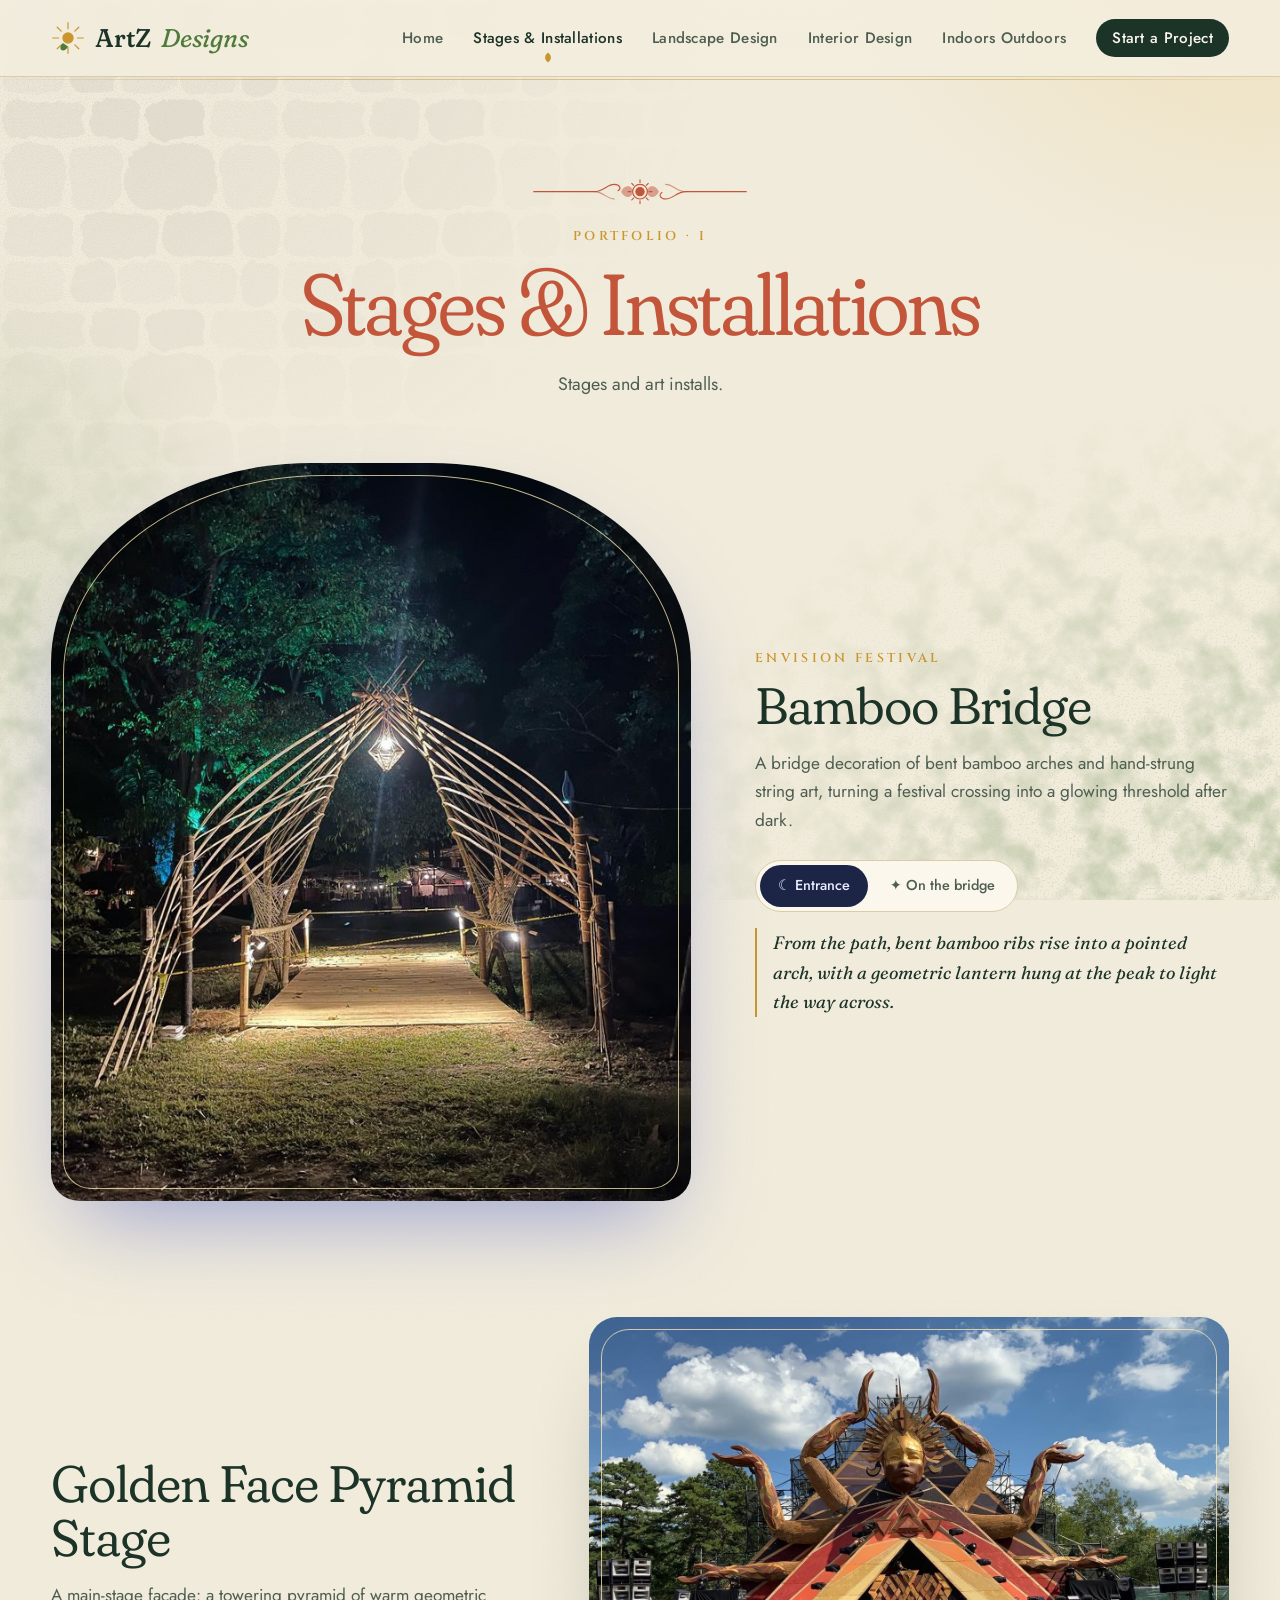
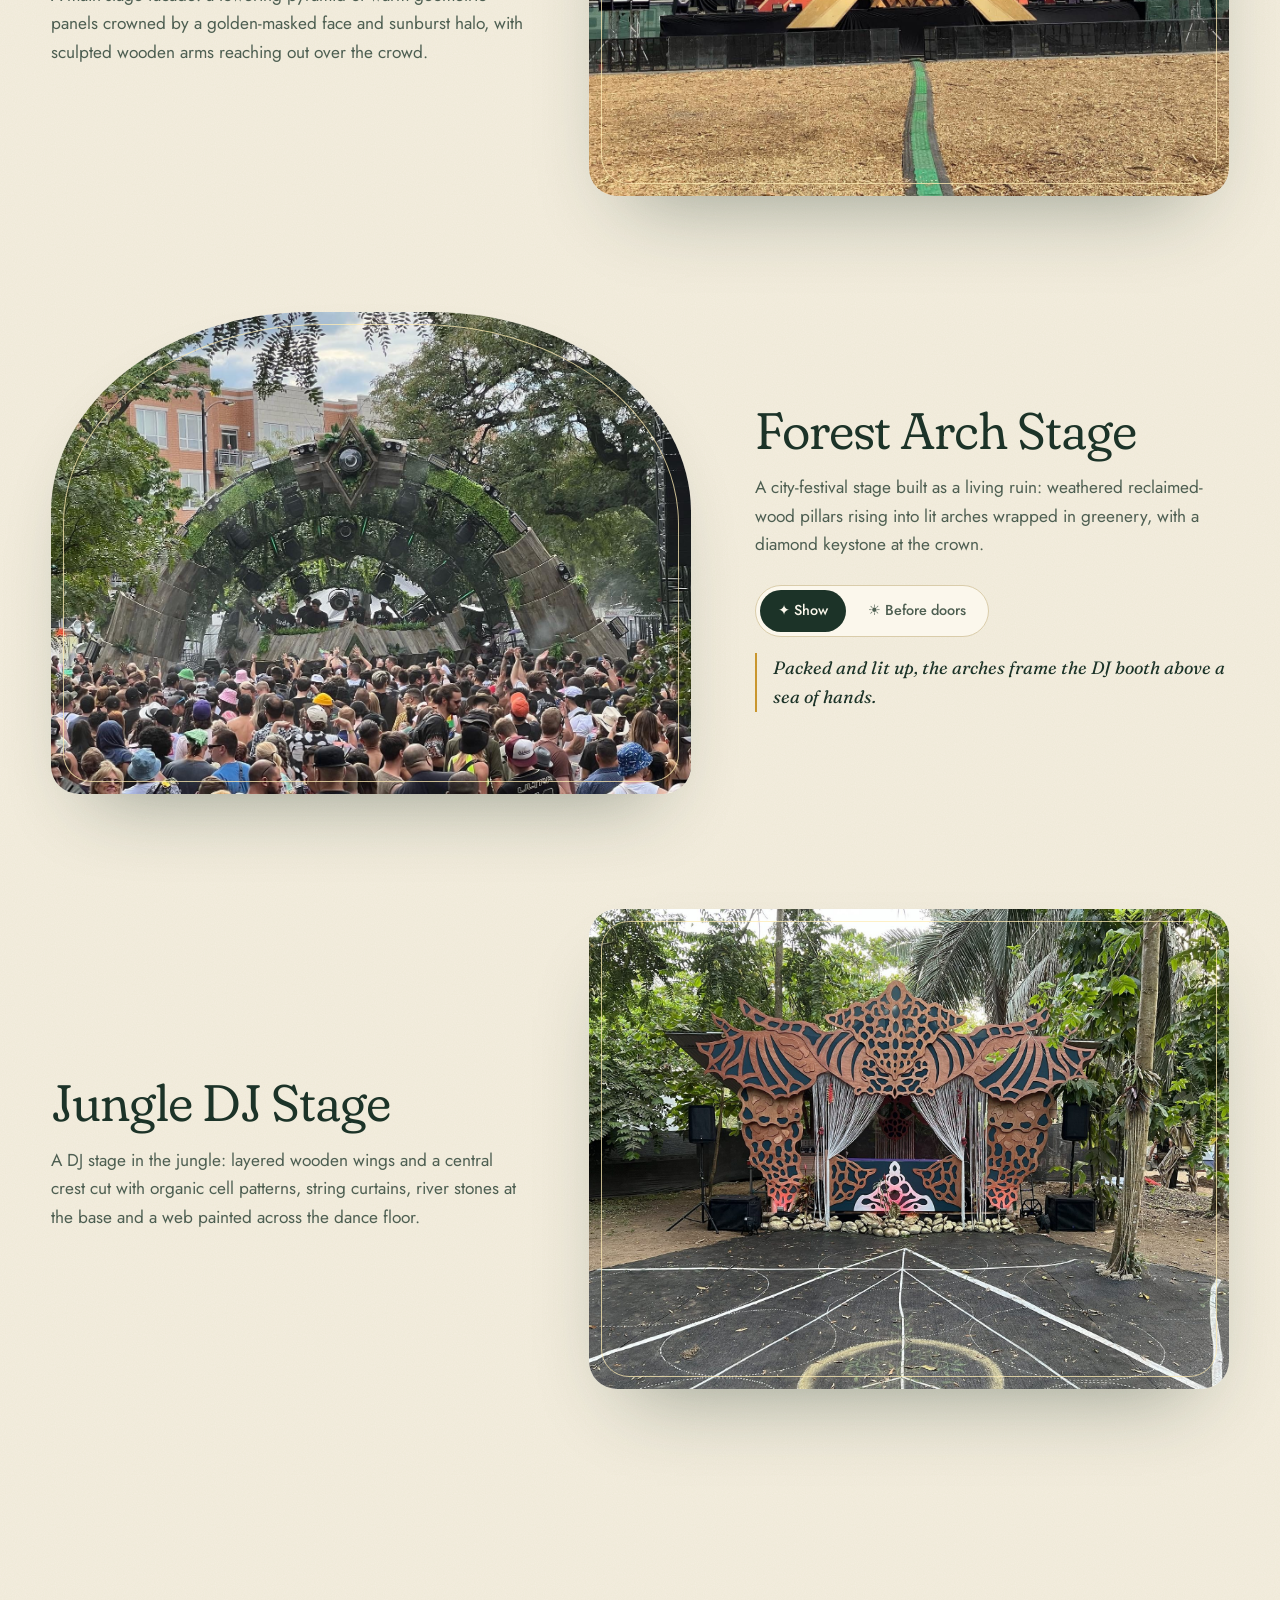
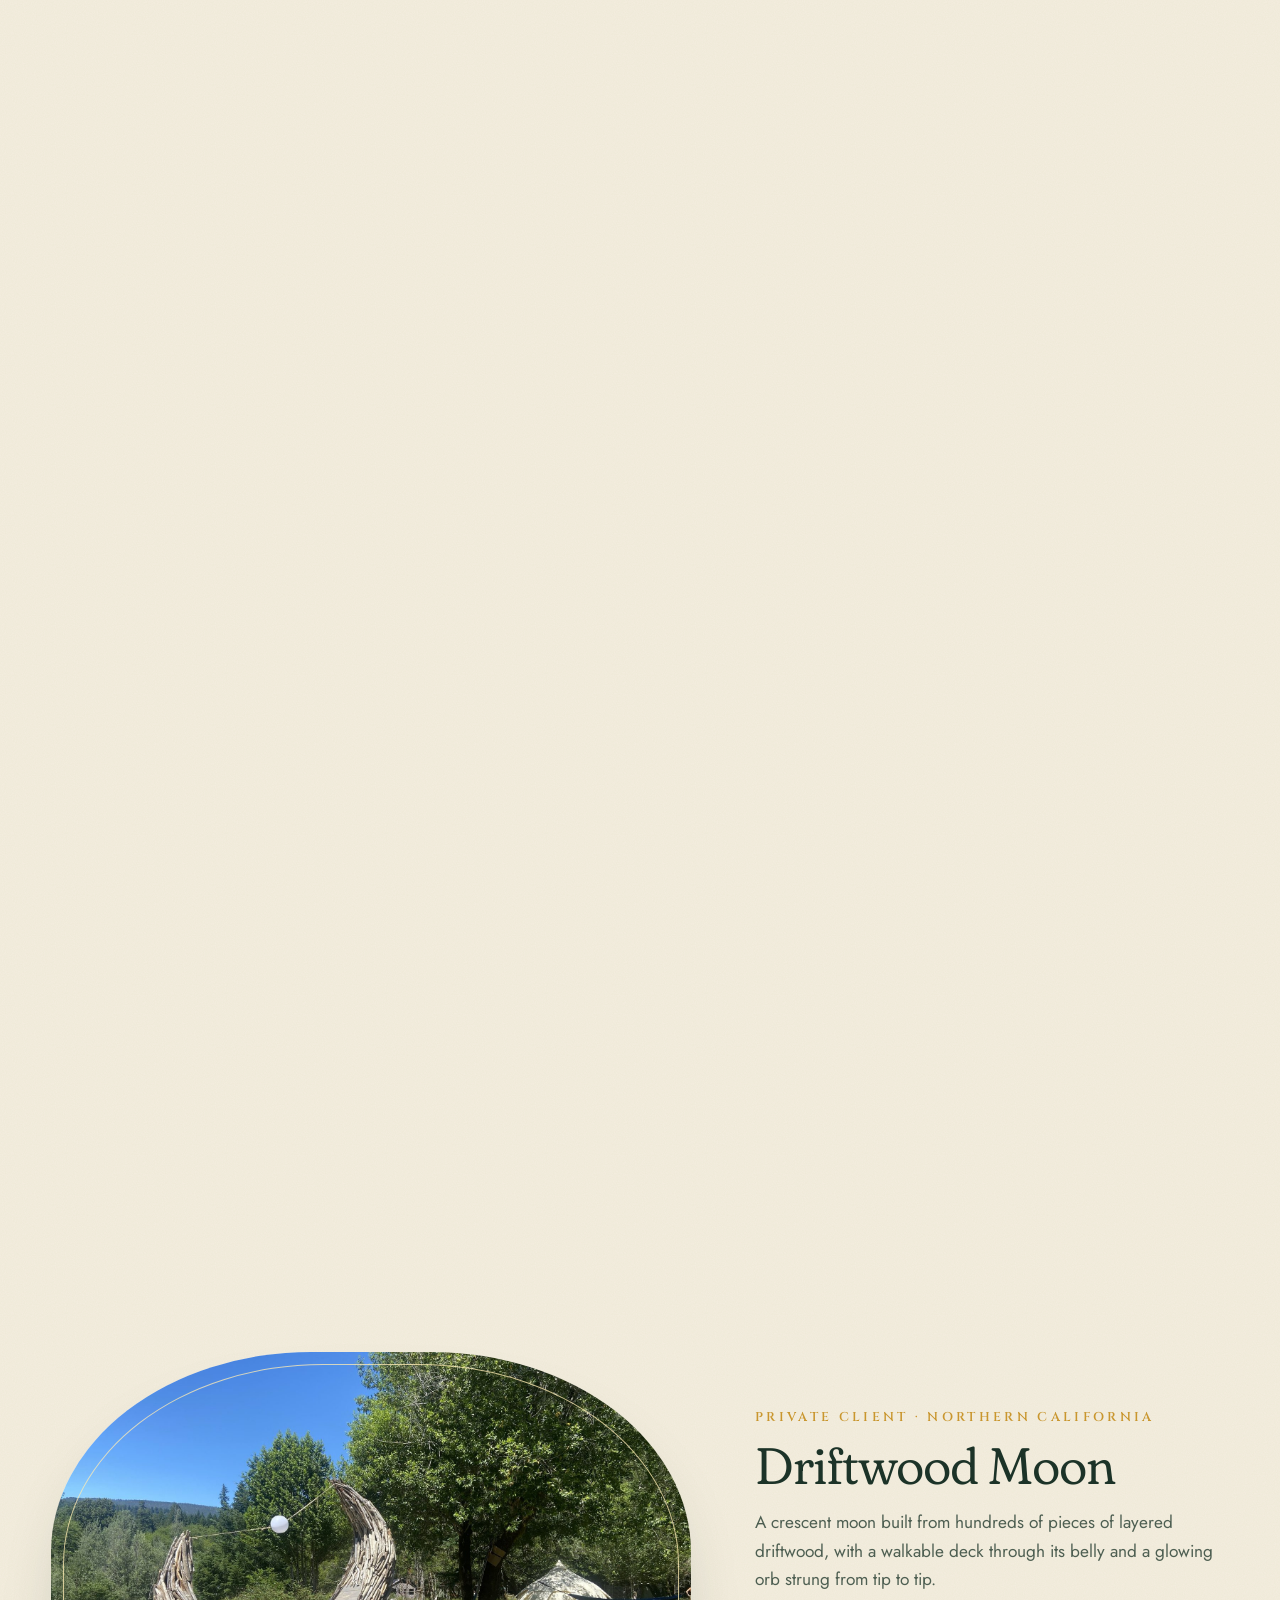
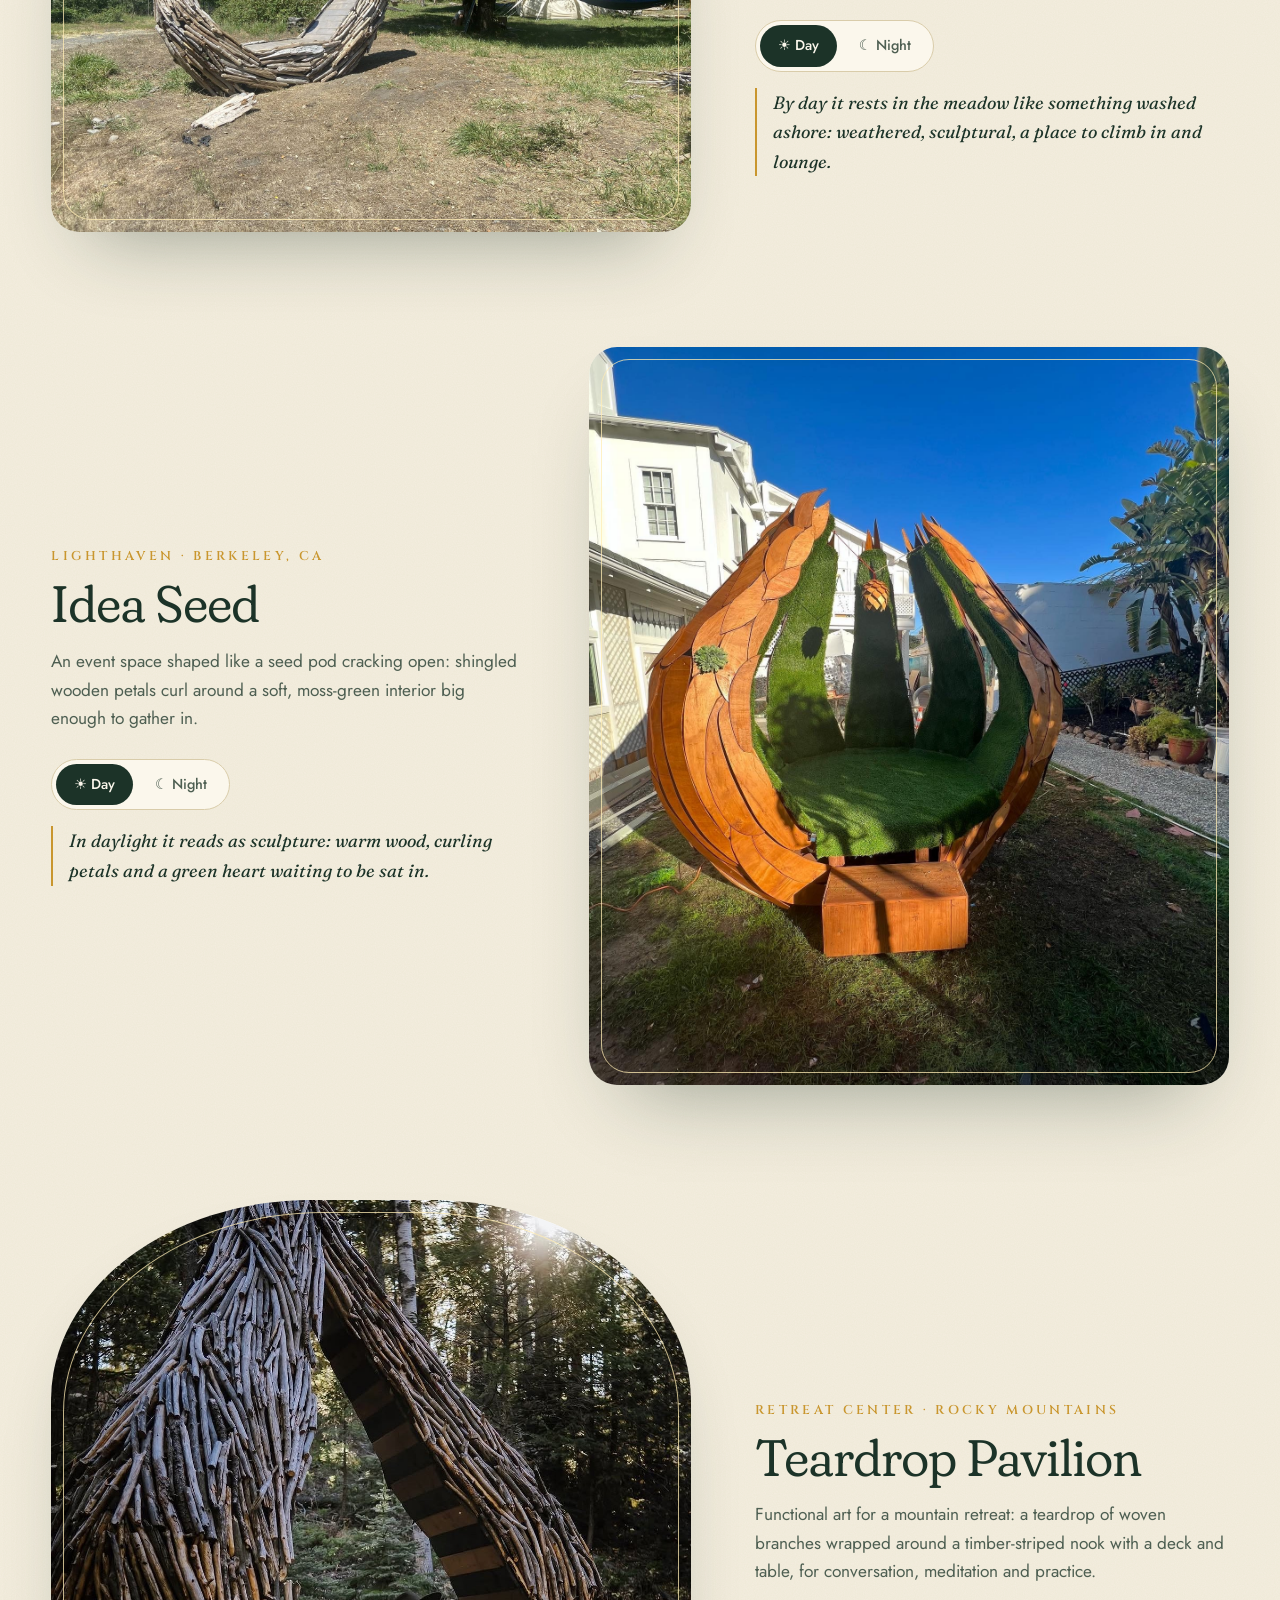
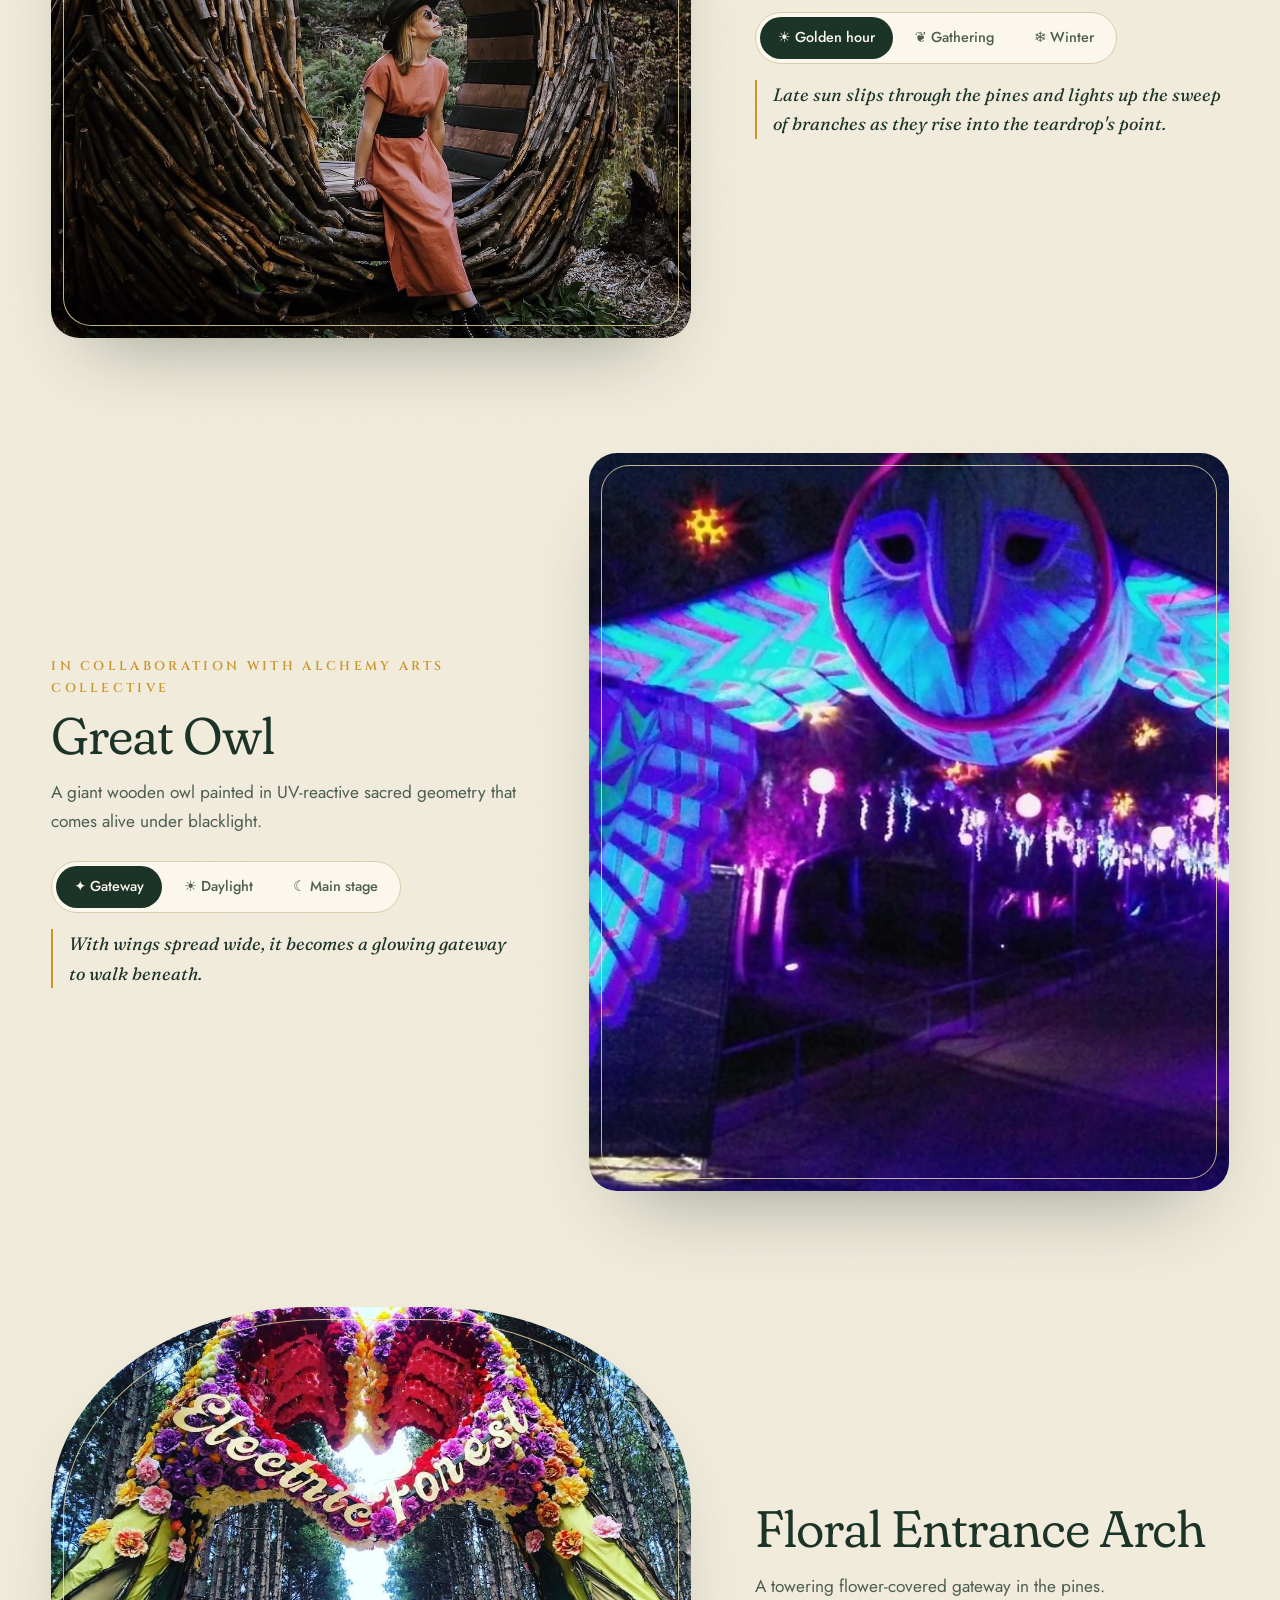
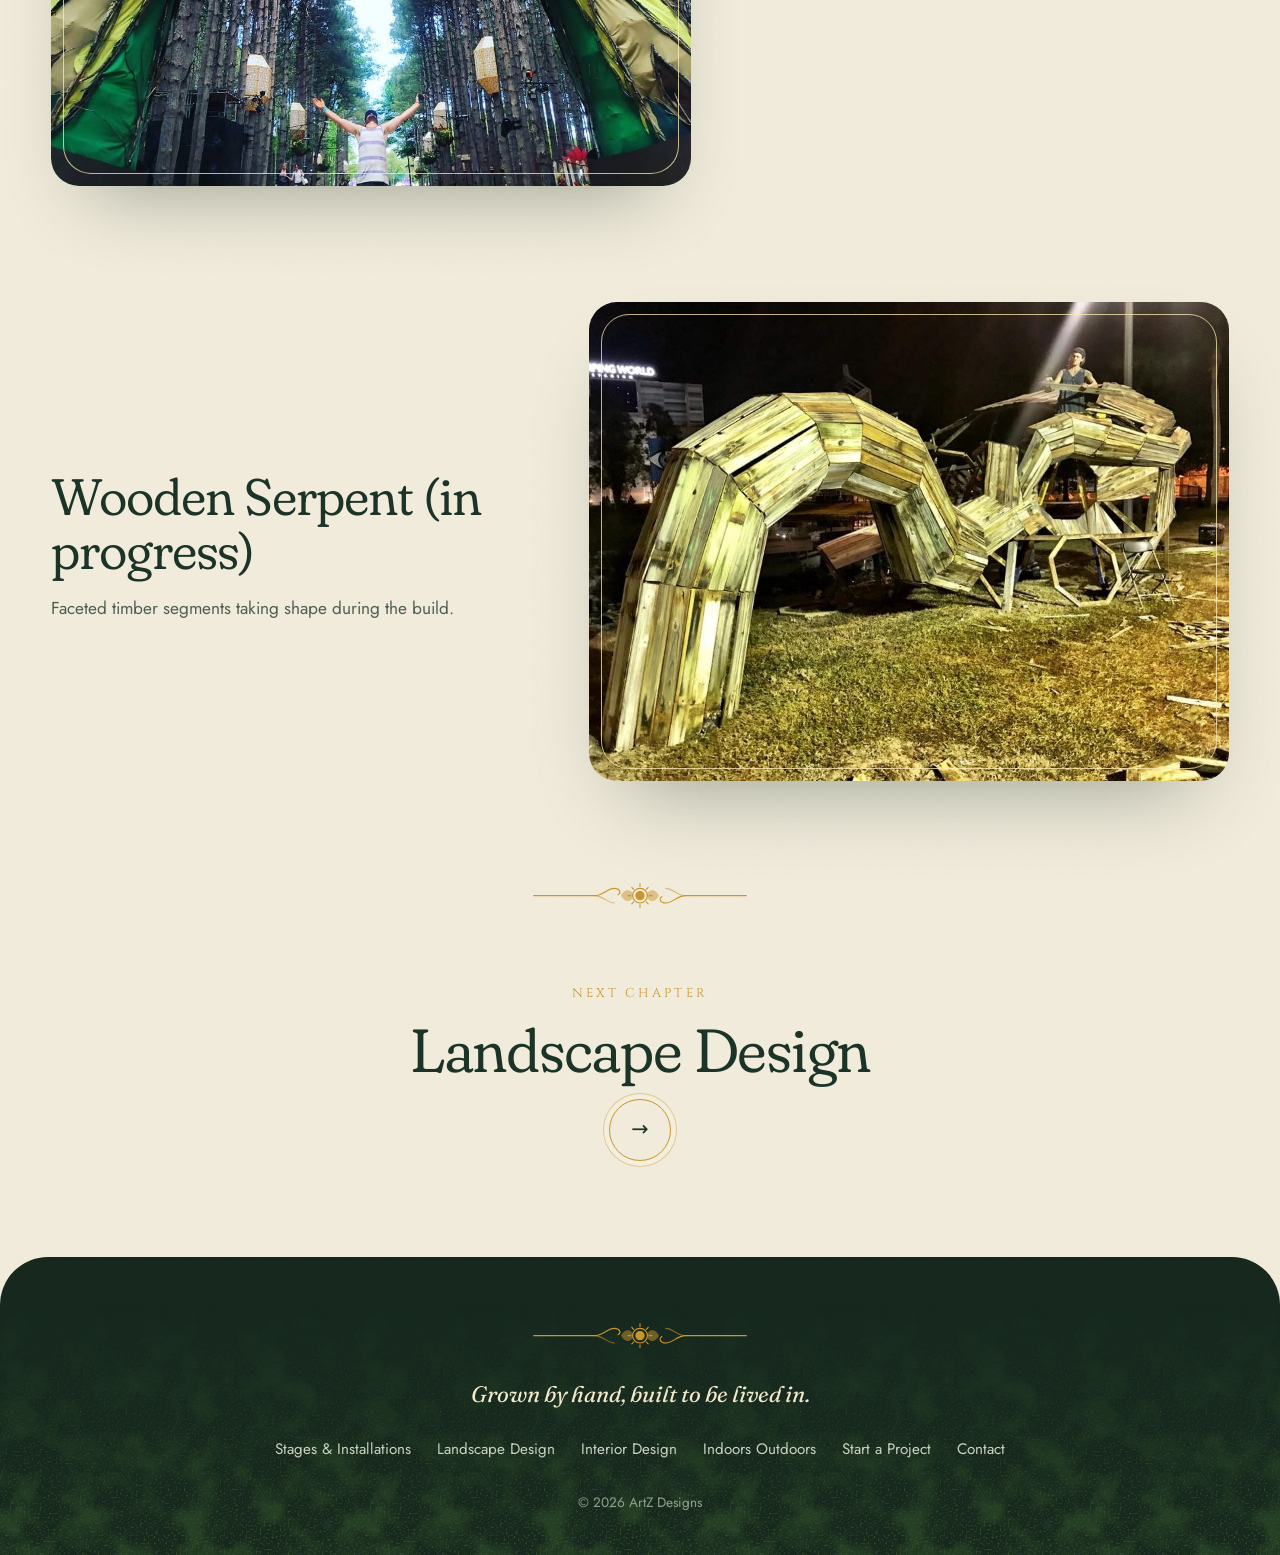
<file: artz-designs/stages-installations.html>
<!doctype html>
<html lang="en">
<head>
  <meta charset="utf-8">
  <meta name="viewport" content="width=device-width, initial-scale=1">
  <title>Stages &amp; Installations — ArtZ Designs</title>
  <meta name="description" content="Stages and art installs.">
  <meta name="theme-color" content="#f4eedf">
  <link rel="preconnect" href="https://fonts.googleapis.com">
  <link rel="preconnect" href="https://fonts.gstatic.com" crossorigin>
  <link href="https://fonts.googleapis.com/css2?family=Cinzel:wght@500;600&family=Fraunces:ital,opsz,wght,SOFT,WONK@0,9..144,300..600,0..100,0..1;1,9..144,300..600,0..100,0..1&family=Jost:wght@400;500;600&display=swap" rel="stylesheet">
  <link rel="stylesheet" href="css/style.css">
</head>
<body class="installations">
  <header class="site-header">
    <div class="wrap">
      <a class="logo" href="index.html">
        <svg viewBox="-20 -20 40 40" aria-hidden="true" fill="none" stroke="currentColor" stroke-width="1.4">
          <circle r="6" fill="currentColor"/>
          <path d="M0 -18 V-11 M0 11 V18 M-18 0 H-11 M11 0 H18 M-12.7 -12.7 L-8 -8 M8 8 L12.7 12.7 M12.7 -12.7 L8 -8 M-8 8 L-12.7 12.7" stroke-linecap="round"/>
          <path d="M-6 6 C-14 14 -4 19 0 10" fill="#4f7a3a" stroke="none"/>
        </svg>
        ArtZ <span>Designs</span>
      </a>
      <button class="menu-btn" aria-label="Menu" aria-expanded="false"><span></span></button>
      <ul class="nav">
        <li><a href="index.html">Home</a></li>
        <li><a href="stages-installations.html" aria-current="page">Stages &amp; Installations</a></li>
        <li><a href="landscape-design.html">Landscape Design</a></li>
        <li><a href="interior-design.html">Interior Design</a></li>
        <li><a href="indoors-outdoors.html">Indoors Outdoors</a></li>
        <li><a class="nav-cta" href="start-a-project.html">Start a Project</a></li>
      </ul>
    </div>
  </header>

  <main class="wrap">
    <section class="page-hero">
      <svg class="ornament" viewBox="0 0 240 32" aria-hidden="true" fill="none" stroke="currentColor" stroke-width="1.2" stroke-linecap="round">
        <path d="M4 16 H70 C80 16 84 8 92 8 C98 8 100 13 96 15"/>
        <path d="M236 16 H170 C160 16 156 24 148 24 C142 24 140 19 144 17"/>
        <path d="M70 16 C80 16 84 24 92 24" opacity=".6"/>
        <path d="M170 16 C160 16 156 8 148 8" opacity=".6"/>
        <path d="M100 16 C104 9 110 9 112 16 C110 23 104 23 100 16Z" fill="currentColor" opacity=".5"/>
        <path d="M140 16 C136 9 130 9 128 16 C130 23 136 23 140 16Z" fill="currentColor" opacity=".5"/>
        <circle cx="120" cy="16" r="4.5" fill="currentColor"/>
        <circle cx="120" cy="16" r="8" />
        <path d="M120 3 V6 M120 26 V29 M107 16 H110 M130 16 H133 M111 7 L113 9 M127 23 L129 25 M129 7 L127 9 M111 25 L113 23"/>
      </svg>
      <div class="eyebrow">Portfolio &middot; I</div>
      <h1>Stages &amp; Installations</h1>
      <p>Stages and art installs.</p>
    </section>

    <section class="gallery" data-category="installations" aria-label="Stages &amp; Installations gallery"></section>

    <svg class="ornament center" viewBox="0 0 240 32" aria-hidden="true" fill="none" stroke="currentColor" stroke-width="1.2" stroke-linecap="round">
        <path d="M4 16 H70 C80 16 84 8 92 8 C98 8 100 13 96 15"/>
        <path d="M236 16 H170 C160 16 156 24 148 24 C142 24 140 19 144 17"/>
        <path d="M70 16 C80 16 84 24 92 24" opacity=".6"/>
        <path d="M170 16 C160 16 156 8 148 8" opacity=".6"/>
        <path d="M100 16 C104 9 110 9 112 16 C110 23 104 23 100 16Z" fill="currentColor" opacity=".5"/>
        <path d="M140 16 C136 9 130 9 128 16 C130 23 136 23 140 16Z" fill="currentColor" opacity=".5"/>
        <circle cx="120" cy="16" r="4.5" fill="currentColor"/>
        <circle cx="120" cy="16" r="8" />
        <path d="M120 3 V6 M120 26 V29 M107 16 H110 M130 16 H133 M111 7 L113 9 M127 23 L129 25 M129 7 L127 9 M111 25 L113 23"/>
      </svg>
    <a class="next" href="landscape-design.html">
      <small>Next chapter</small>
      <strong>Landscape Design</strong>
      <span class="go" aria-hidden="true">&rarr;</span>
    </a>
  </main>

  <footer class="site-footer">
    <div class="wrap">
      <svg class="ornament center" viewBox="0 0 240 32" aria-hidden="true" fill="none" stroke="currentColor" stroke-width="1.2" stroke-linecap="round">
        <path d="M4 16 H70 C80 16 84 8 92 8 C98 8 100 13 96 15"/>
        <path d="M236 16 H170 C160 16 156 24 148 24 C142 24 140 19 144 17"/>
        <path d="M70 16 C80 16 84 24 92 24" opacity=".6"/>
        <path d="M170 16 C160 16 156 8 148 8" opacity=".6"/>
        <path d="M100 16 C104 9 110 9 112 16 C110 23 104 23 100 16Z" fill="currentColor" opacity=".5"/>
        <path d="M140 16 C136 9 130 9 128 16 C130 23 136 23 140 16Z" fill="currentColor" opacity=".5"/>
        <circle cx="120" cy="16" r="4.5" fill="currentColor"/>
        <circle cx="120" cy="16" r="8" />
        <path d="M120 3 V6 M120 26 V29 M107 16 H110 M130 16 H133 M111 7 L113 9 M127 23 L129 25 M129 7 L127 9 M111 25 L113 23"/>
      </svg>
      <p class="tag">Grown by hand, built to be lived in.</p>
      <nav>
        <a href="stages-installations.html">Stages &amp; Installations</a>
        <a href="landscape-design.html">Landscape Design</a>
        <a href="interior-design.html">Interior Design</a>
        <a href="indoors-outdoors.html">Indoors Outdoors</a>
        <a href="start-a-project.html">Start a Project</a>
        <a href="index.html#contact">Contact</a>
      </nav>
      <small>&copy; <span id="year"></span> ArtZ Designs</small>
    </div>
  </footer>

  <script src="js/projects.js"></script>
  <script src="js/main.js"></script>
</body>
</html>
</file>
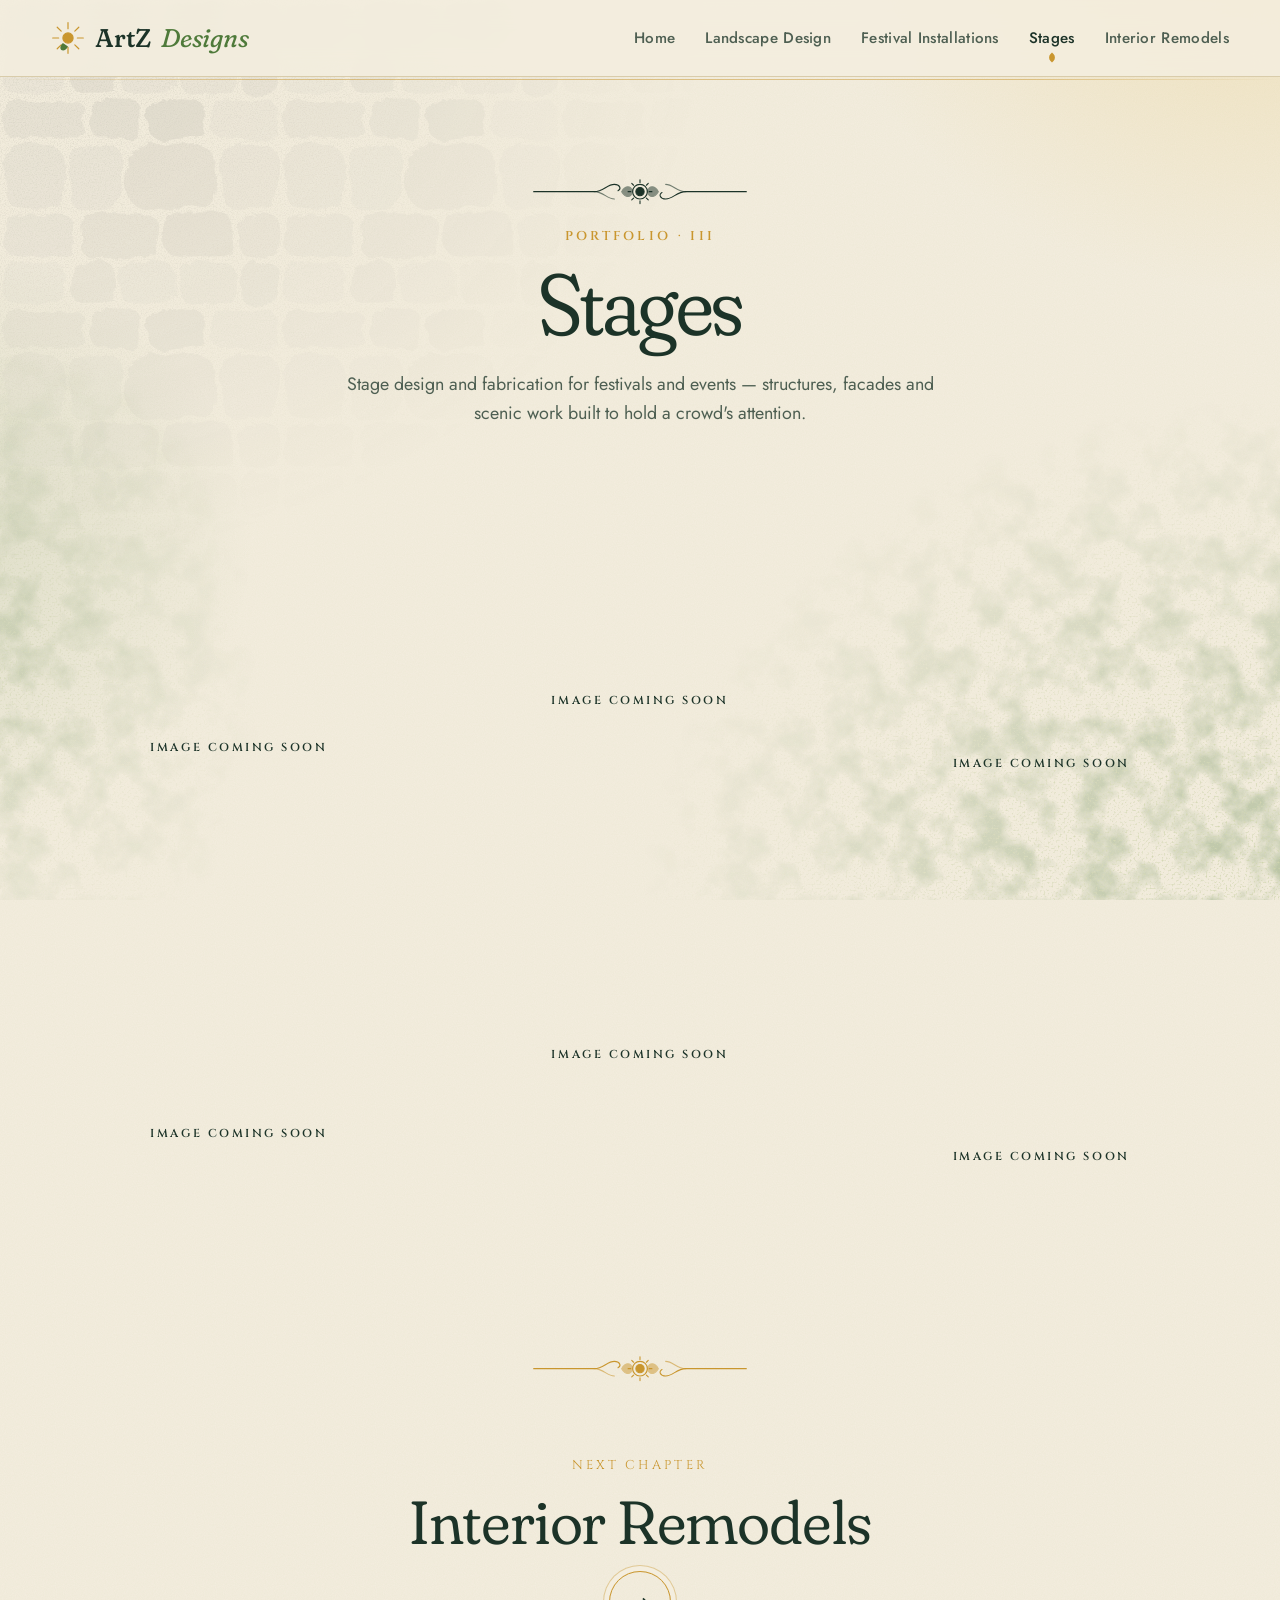
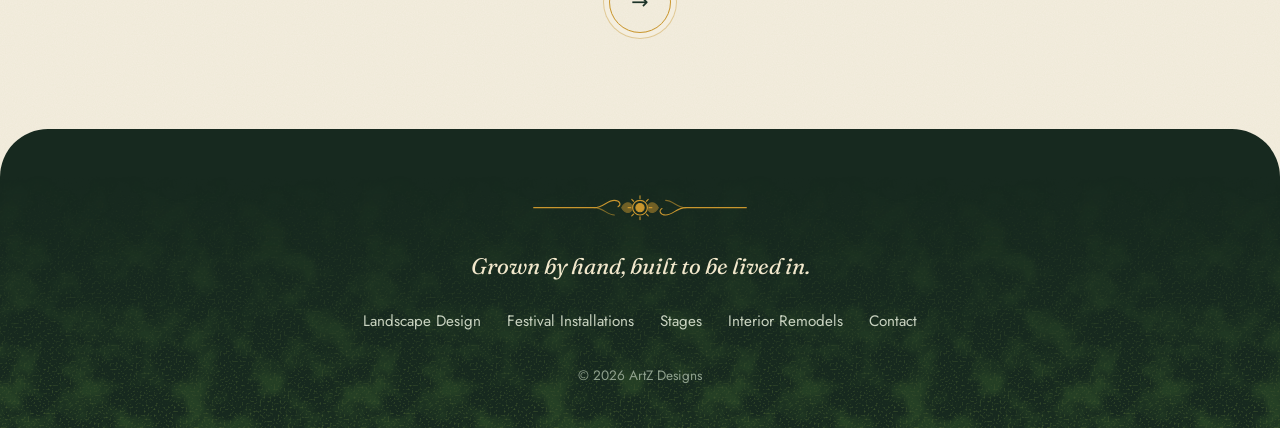
<file: artz-designs/stages.html>
<!doctype html>
<html lang="en">
<head>
  <meta charset="utf-8">
  <meta name="viewport" content="width=device-width, initial-scale=1">
  <title>Stages — ArtZ Designs</title>
  <meta name="description" content="Stage design and fabrication for festivals and events — structures, facades and scenic work built to hold a crowd's attention.">
  <meta name="theme-color" content="#f4eedf">
  <link rel="preconnect" href="https://fonts.googleapis.com">
  <link rel="preconnect" href="https://fonts.gstatic.com" crossorigin>
  <link href="https://fonts.googleapis.com/css2?family=Cinzel:wght@500;600&family=Fraunces:ital,opsz,wght,SOFT,WONK@0,9..144,300..600,0..100,0..1;1,9..144,300..600,0..100,0..1&family=Jost:wght@400;500;600&display=swap" rel="stylesheet">
  <link rel="stylesheet" href="css/style.css">
</head>
<body class="stages">
  <header class="site-header">
    <div class="wrap">
      <a class="logo" href="index.html">
        <svg viewBox="-20 -20 40 40" aria-hidden="true" fill="none" stroke="currentColor" stroke-width="1.4">
          <circle r="6" fill="currentColor"/>
          <path d="M0 -18 V-11 M0 11 V18 M-18 0 H-11 M11 0 H18 M-12.7 -12.7 L-8 -8 M8 8 L12.7 12.7 M12.7 -12.7 L8 -8 M-8 8 L-12.7 12.7" stroke-linecap="round"/>
          <path d="M-6 6 C-14 14 -4 19 0 10" fill="#4f7a3a" stroke="none"/>
        </svg>
        ArtZ <span>Designs</span>
      </a>
      <button class="menu-btn" aria-label="Menu" aria-expanded="false"><span></span></button>
      <ul class="nav">
        <li><a href="index.html">Home</a></li>
        <li><a href="landscape-design.html">Landscape Design</a></li>
        <li><a href="festival-installations.html">Festival Installations</a></li>
        <li><a href="stages.html" aria-current="page">Stages</a></li>
        <li><a href="interior-remodels.html">Interior Remodels</a></li>
      </ul>
    </div>
  </header>

  <main class="wrap">
    <section class="page-hero">
      <svg class="ornament" viewBox="0 0 240 32" aria-hidden="true" fill="none" stroke="currentColor" stroke-width="1.2" stroke-linecap="round">
        <path d="M4 16 H70 C80 16 84 8 92 8 C98 8 100 13 96 15"/>
        <path d="M236 16 H170 C160 16 156 24 148 24 C142 24 140 19 144 17"/>
        <path d="M70 16 C80 16 84 24 92 24" opacity=".6"/>
        <path d="M170 16 C160 16 156 8 148 8" opacity=".6"/>
        <path d="M100 16 C104 9 110 9 112 16 C110 23 104 23 100 16Z" fill="currentColor" opacity=".5"/>
        <path d="M140 16 C136 9 130 9 128 16 C130 23 136 23 140 16Z" fill="currentColor" opacity=".5"/>
        <circle cx="120" cy="16" r="4.5" fill="currentColor"/>
        <circle cx="120" cy="16" r="8" />
        <path d="M120 3 V6 M120 26 V29 M107 16 H110 M130 16 H133 M111 7 L113 9 M127 23 L129 25 M129 7 L127 9 M111 25 L113 23"/>
      </svg>
      <div class="eyebrow">Portfolio &middot; III</div>
      <h1>Stages</h1>
      <p>Stage design and fabrication for festivals and events — structures, facades and scenic work built to hold a crowd's attention.</p>
    </section>

    <section class="gallery" data-category="stages" aria-label="Stages gallery"></section>

    <svg class="ornament center" viewBox="0 0 240 32" aria-hidden="true" fill="none" stroke="currentColor" stroke-width="1.2" stroke-linecap="round">
        <path d="M4 16 H70 C80 16 84 8 92 8 C98 8 100 13 96 15"/>
        <path d="M236 16 H170 C160 16 156 24 148 24 C142 24 140 19 144 17"/>
        <path d="M70 16 C80 16 84 24 92 24" opacity=".6"/>
        <path d="M170 16 C160 16 156 8 148 8" opacity=".6"/>
        <path d="M100 16 C104 9 110 9 112 16 C110 23 104 23 100 16Z" fill="currentColor" opacity=".5"/>
        <path d="M140 16 C136 9 130 9 128 16 C130 23 136 23 140 16Z" fill="currentColor" opacity=".5"/>
        <circle cx="120" cy="16" r="4.5" fill="currentColor"/>
        <circle cx="120" cy="16" r="8" />
        <path d="M120 3 V6 M120 26 V29 M107 16 H110 M130 16 H133 M111 7 L113 9 M127 23 L129 25 M129 7 L127 9 M111 25 L113 23"/>
      </svg>
    <a class="next" href="interior-remodels.html">
      <small>Next chapter</small>
      <strong>Interior Remodels</strong>
      <span class="go" aria-hidden="true">&rarr;</span>
    </a>
  </main>

  <footer class="site-footer">
    <div class="wrap">
      <svg class="ornament center" viewBox="0 0 240 32" aria-hidden="true" fill="none" stroke="currentColor" stroke-width="1.2" stroke-linecap="round">
        <path d="M4 16 H70 C80 16 84 8 92 8 C98 8 100 13 96 15"/>
        <path d="M236 16 H170 C160 16 156 24 148 24 C142 24 140 19 144 17"/>
        <path d="M70 16 C80 16 84 24 92 24" opacity=".6"/>
        <path d="M170 16 C160 16 156 8 148 8" opacity=".6"/>
        <path d="M100 16 C104 9 110 9 112 16 C110 23 104 23 100 16Z" fill="currentColor" opacity=".5"/>
        <path d="M140 16 C136 9 130 9 128 16 C130 23 136 23 140 16Z" fill="currentColor" opacity=".5"/>
        <circle cx="120" cy="16" r="4.5" fill="currentColor"/>
        <circle cx="120" cy="16" r="8" />
        <path d="M120 3 V6 M120 26 V29 M107 16 H110 M130 16 H133 M111 7 L113 9 M127 23 L129 25 M129 7 L127 9 M111 25 L113 23"/>
      </svg>
      <p class="tag">Grown by hand, built to be lived in.</p>
      <nav>
        <a href="landscape-design.html">Landscape Design</a>
        <a href="festival-installations.html">Festival Installations</a>
        <a href="stages.html">Stages</a>
        <a href="interior-remodels.html">Interior Remodels</a>
        <a href="index.html#contact">Contact</a>
      </nav>
      <small>&copy; <span id="year"></span> ArtZ Designs</small>
    </div>
  </footer>

  <script src="js/projects.js"></script>
  <script src="js/main.js"></script>
</body>
</html>
</file>
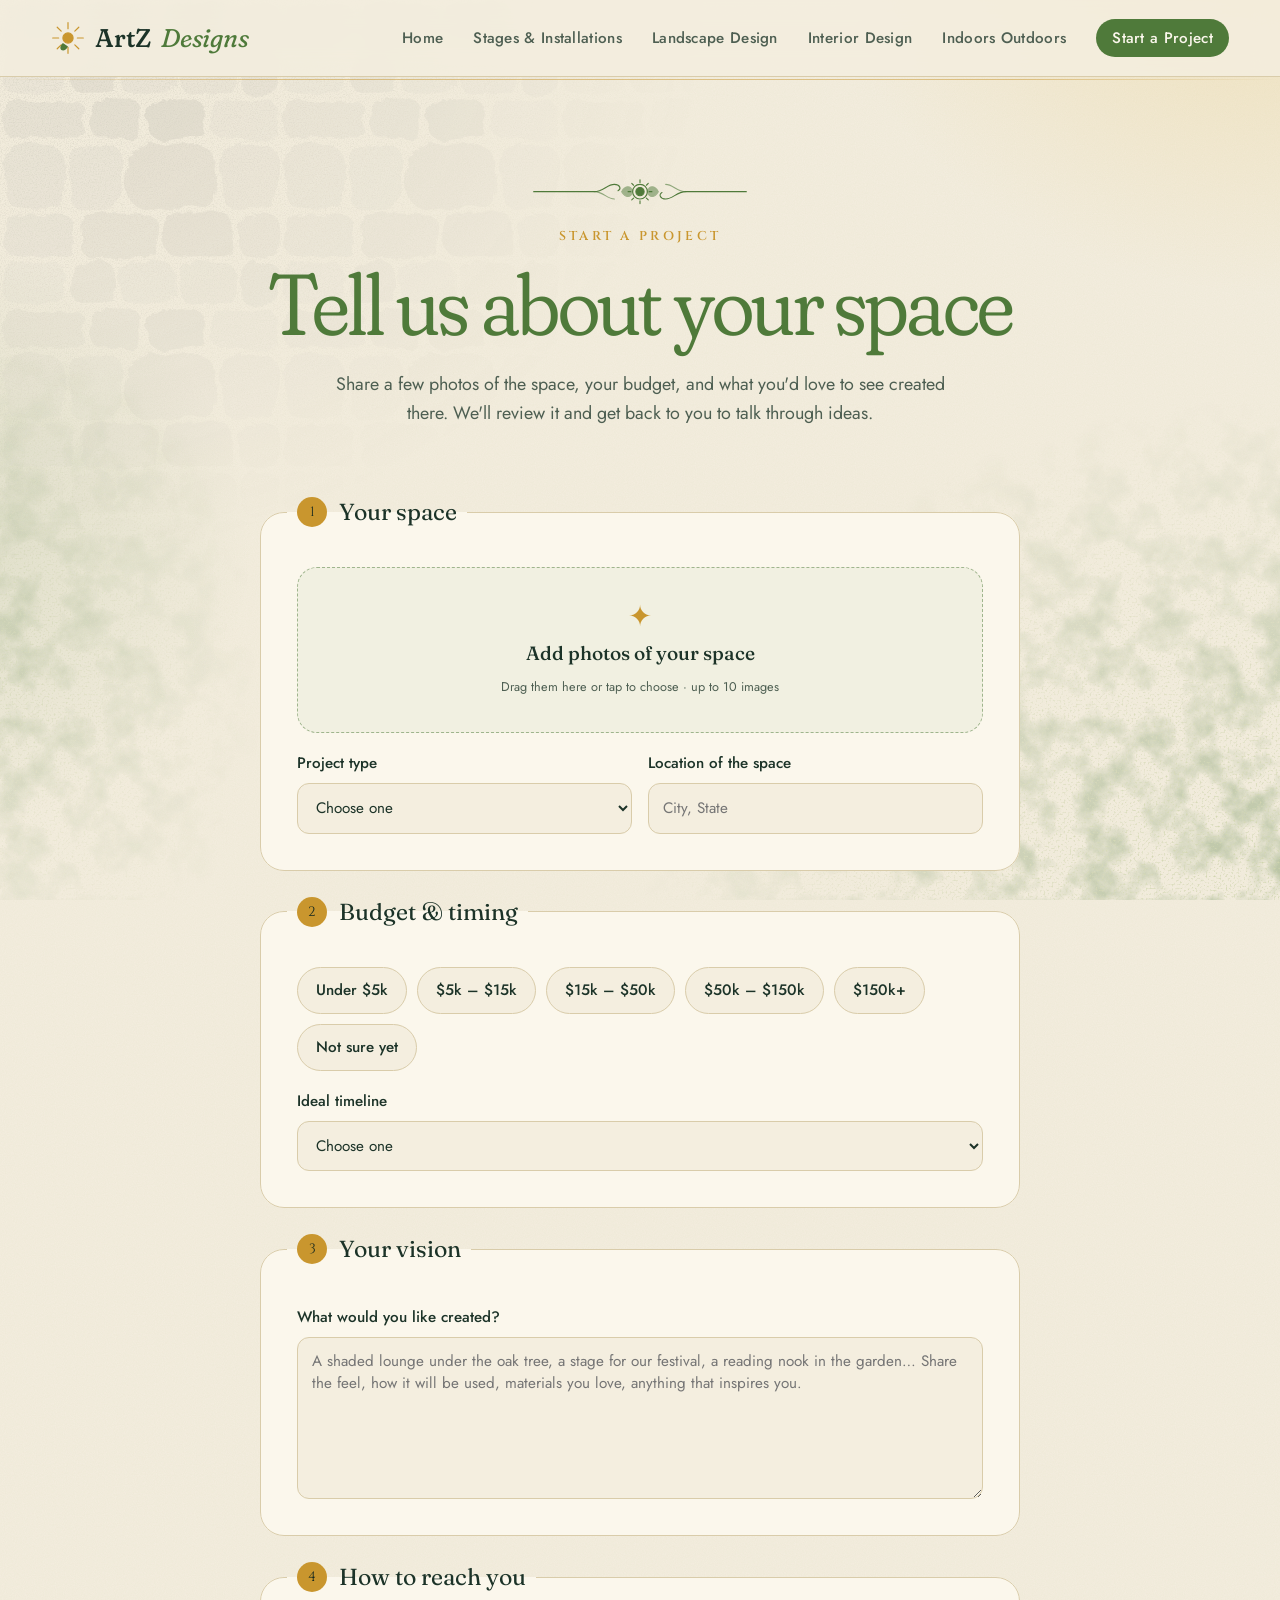
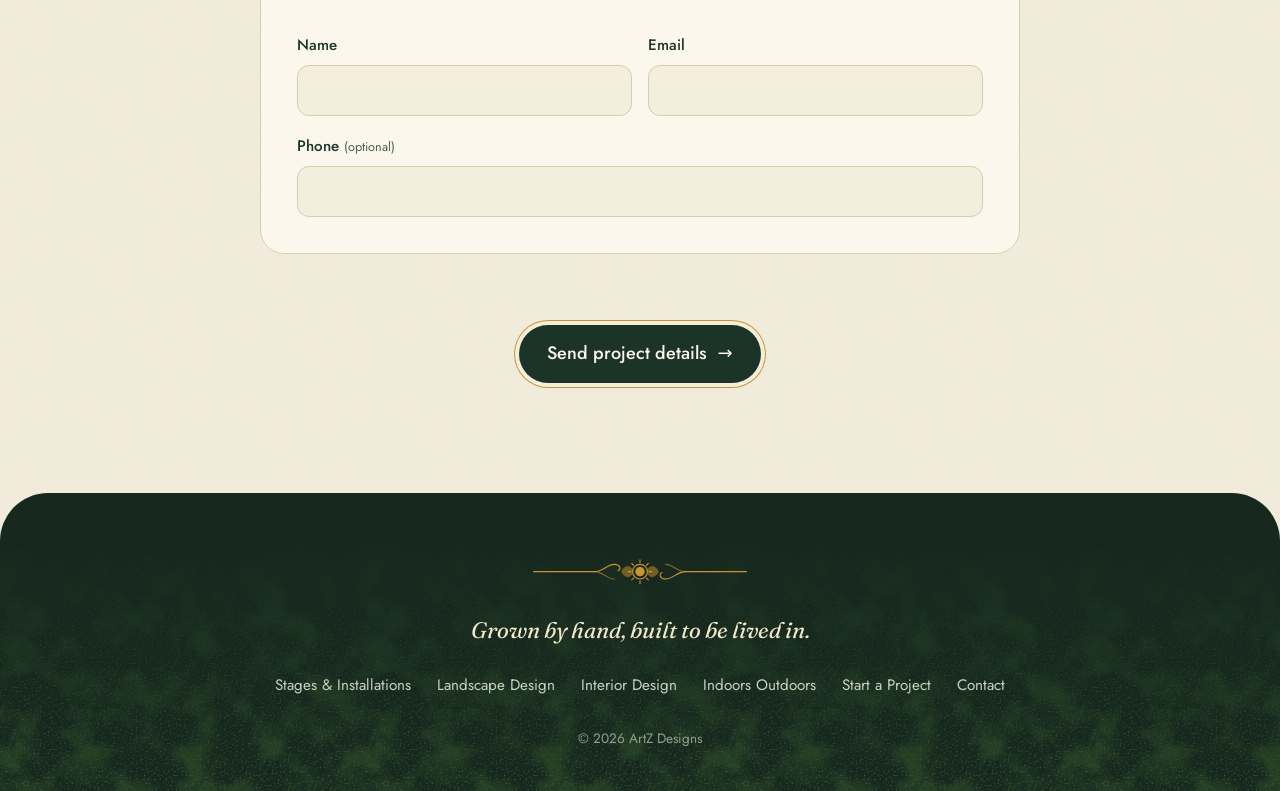
<file: artz-designs/start-a-project.html>
<!doctype html>
<html lang="en">
<head>
  <meta charset="utf-8">
  <meta name="viewport" content="width=device-width, initial-scale=1">
  <title>Start a Project — ArtZ Designs</title>
  <meta name="description" content="Share photos of your space, your budget and what you'd like created, and ArtZ Designs will get back to you.">
  <meta name="theme-color" content="#f4eedf">
  <link rel="preconnect" href="https://fonts.googleapis.com">
  <link rel="preconnect" href="https://fonts.gstatic.com" crossorigin>
  <link href="https://fonts.googleapis.com/css2?family=Cinzel:wght@500;600&family=Fraunces:ital,opsz,wght,SOFT,WONK@0,9..144,300..600,0..100,0..1;1,9..144,300..600,0..100,0..1&family=Jost:wght@400;500;600&display=swap" rel="stylesheet">
  <link rel="stylesheet" href="css/style.css">
</head>
<body class="start">
  <header class="site-header">
    <div class="wrap">
      <a class="logo" href="index.html">
        <svg viewBox="-20 -20 40 40" aria-hidden="true" fill="none" stroke="currentColor" stroke-width="1.4">
          <circle r="6" fill="currentColor"/>
          <path d="M0 -18 V-11 M0 11 V18 M-18 0 H-11 M11 0 H18 M-12.7 -12.7 L-8 -8 M8 8 L12.7 12.7 M12.7 -12.7 L8 -8 M-8 8 L-12.7 12.7" stroke-linecap="round"/>
          <path d="M-6 6 C-14 14 -4 19 0 10" fill="#4f7a3a" stroke="none"/>
        </svg>
        ArtZ <span>Designs</span>
      </a>
      <button class="menu-btn" aria-label="Menu" aria-expanded="false"><span></span></button>
      <ul class="nav">
        <li><a href="index.html">Home</a></li>
        <li><a href="stages-installations.html">Stages &amp; Installations</a></li>
        <li><a href="landscape-design.html">Landscape Design</a></li>
        <li><a href="interior-design.html">Interior Design</a></li>
        <li><a href="indoors-outdoors.html">Indoors Outdoors</a></li>
        <li><a class="nav-cta" href="start-a-project.html" aria-current="page">Start a Project</a></li>
      </ul>
    </div>
  </header>

  <main class="wrap">
    <section class="page-hero">
      <svg class="ornament" viewBox="0 0 240 32" aria-hidden="true" fill="none" stroke="currentColor" stroke-width="1.2" stroke-linecap="round">
        <path d="M4 16 H70 C80 16 84 8 92 8 C98 8 100 13 96 15"/>
        <path d="M236 16 H170 C160 16 156 24 148 24 C142 24 140 19 144 17"/>
        <path d="M70 16 C80 16 84 24 92 24" opacity=".6"/>
        <path d="M170 16 C160 16 156 8 148 8" opacity=".6"/>
        <path d="M100 16 C104 9 110 9 112 16 C110 23 104 23 100 16Z" fill="currentColor" opacity=".5"/>
        <path d="M140 16 C136 9 130 9 128 16 C130 23 136 23 140 16Z" fill="currentColor" opacity=".5"/>
        <circle cx="120" cy="16" r="4.5" fill="currentColor"/>
        <circle cx="120" cy="16" r="8" />
        <path d="M120 3 V6 M120 26 V29 M107 16 H110 M130 16 H133 M111 7 L113 9 M127 23 L129 25 M129 7 L127 9 M111 25 L113 23"/>
      </svg>
      <div class="eyebrow">Start a Project</div>
      <h1>Tell us about your space</h1>
      <p>Share a few photos of the space, your budget, and what you'd love to see created there. We'll review it and get back to you to talk through ideas.</p>
    </section>

    <form id="inquiry" class="inquiry" novalidate>
      <fieldset class="panel">
        <legend><span class="step">1</span> Your space</legend>
        <label class="drop" id="drop">
          <input type="file" id="photos" name="photos" accept="image/*" multiple>
          <span class="drop-icon" aria-hidden="true">&#10022;</span>
          <strong>Add photos of your space</strong>
          <small>Drag them here or tap to choose &middot; up to 10 images</small>
        </label>
        <ul class="thumbs" id="thumbs" aria-label="Selected photos"></ul>
        <div class="row">
          <label>Project type
            <select name="project_type" required>
              <option value="">Choose one</option>
            <option>Stages &amp; Installations</option>
            <option>Landscape Design</option>
            <option>Interior Design</option>
            <option>Indoors Outdoors</option>
            <option>Not sure yet</option>
            </select>
          </label>
          <label>Location of the space
            <input name="location" placeholder="City, State" autocomplete="address-level2">
          </label>
        </div>
      </fieldset>

      <fieldset class="panel">
        <legend><span class="step">2</span> Budget &amp; timing</legend>
        <div class="chips" role="radiogroup" aria-label="Budget">
          <label class="chip"><input type="radio" name="budget" value="Under $5k" required><span>Under $5k</span></label>
          <label class="chip"><input type="radio" name="budget" value="$5k – $15k" required><span>$5k – $15k</span></label>
          <label class="chip"><input type="radio" name="budget" value="$15k – $50k" required><span>$15k – $50k</span></label>
          <label class="chip"><input type="radio" name="budget" value="$50k – $150k" required><span>$50k – $150k</span></label>
          <label class="chip"><input type="radio" name="budget" value="$150k+" required><span>$150k+</span></label>
          <label class="chip"><input type="radio" name="budget" value="Not sure yet" required><span>Not sure yet</span></label>
        </div>
        <label>Ideal timeline
          <select name="timeline">
            <option value="">Choose one</option>
            <option>As soon as possible</option>
            <option>1 – 3 months</option>
            <option>3 – 6 months</option>
            <option>6+ months</option>
            <option>Flexible</option>
          </select>
        </label>
      </fieldset>

      <fieldset class="panel">
        <legend><span class="step">3</span> Your vision</legend>
        <label>What would you like created?
          <textarea name="description" rows="6" required placeholder="A shaded lounge under the oak tree, a stage for our festival, a reading nook in the garden… Share the feel, how it will be used, materials you love, anything that inspires you."></textarea>
        </label>
      </fieldset>

      <fieldset class="panel">
        <legend><span class="step">4</span> How to reach you</legend>
        <div class="row">
          <label>Name <input name="name" required autocomplete="name"></label>
          <label>Email <input name="email" type="email" required autocomplete="email"></label>
        </div>
        <label><span>Phone <small>(optional)</small></span> <input name="phone" type="tel" autocomplete="tel"></label>
      </fieldset>

      <p class="form-msg" id="formMsg" role="status" aria-live="polite"></p>
      <button class="btn submit" type="submit">Send project details <span aria-hidden="true">&rarr;</span></button>
    </form>
  </main>

  <footer class="site-footer">
    <div class="wrap">
      <svg class="ornament center" viewBox="0 0 240 32" aria-hidden="true" fill="none" stroke="currentColor" stroke-width="1.2" stroke-linecap="round">
        <path d="M4 16 H70 C80 16 84 8 92 8 C98 8 100 13 96 15"/>
        <path d="M236 16 H170 C160 16 156 24 148 24 C142 24 140 19 144 17"/>
        <path d="M70 16 C80 16 84 24 92 24" opacity=".6"/>
        <path d="M170 16 C160 16 156 8 148 8" opacity=".6"/>
        <path d="M100 16 C104 9 110 9 112 16 C110 23 104 23 100 16Z" fill="currentColor" opacity=".5"/>
        <path d="M140 16 C136 9 130 9 128 16 C130 23 136 23 140 16Z" fill="currentColor" opacity=".5"/>
        <circle cx="120" cy="16" r="4.5" fill="currentColor"/>
        <circle cx="120" cy="16" r="8" />
        <path d="M120 3 V6 M120 26 V29 M107 16 H110 M130 16 H133 M111 7 L113 9 M127 23 L129 25 M129 7 L127 9 M111 25 L113 23"/>
      </svg>
      <p class="tag">Grown by hand, built to be lived in.</p>
      <nav>
        <a href="stages-installations.html">Stages &amp; Installations</a>
        <a href="landscape-design.html">Landscape Design</a>
        <a href="interior-design.html">Interior Design</a>
        <a href="indoors-outdoors.html">Indoors Outdoors</a>
        <a href="start-a-project.html">Start a Project</a>
        <a href="index.html#contact">Contact</a>
      </nav>
      <small>&copy; <span id="year"></span> ArtZ Designs</small>
    </div>
  </footer>

  <script src="js/projects.js"></script>
  <script src="js/main.js"></script>
  <script src="js/inquiry.js"></script>
</body>
</html>
</file>
<file: styles.css>
/* Imagine Seek — "enchanted night" theme */
:root {
  --bg: #0c0a1d;
  --bg2: #17123a;
  --glass: rgba(255, 255, 255, .07);
  --glass-2: rgba(255, 255, 255, .12);
  --line: rgba(255, 255, 255, .13);
  --ink: #f5f2ff;
  --muted: #aaa3cc;
  --warm: linear-gradient(135deg, #ffcf6b 0%, #ff8a5c 50%, #ff5fa2 100%);
  --cool: linear-gradient(135deg, #7c6bff 0%, #4fb3ff 100%);
  --good: linear-gradient(135deg, #4fe3a1 0%, #1fb57a 100%);
  --radius: 28px;
  --c: #8f7bff;
  --soft: #2a2160;
  font-family: "Nunito", "Segoe UI", system-ui, sans-serif;
  color-scheme: dark;
}
* { box-sizing: border-box; }
html, body { margin: 0; min-height: 100%; }
body {
  background: var(--bg);
  color: var(--ink);
  font-size: 17px;
  line-height: 1.5;
  padding-bottom: calc(168px + env(safe-area-inset-bottom));
  -webkit-tap-highlight-color: transparent;
  overflow-x: hidden;
}
/* Aurora + starfield backdrop */
body::before, body::after { content: ""; position: fixed; inset: -20%; z-index: -1; pointer-events: none; }
body::before {
  background:
    radial-gradient(40% 30% at 20% 15%, rgba(124, 107, 255, .45), transparent 70%),
    radial-gradient(35% 30% at 85% 20%, rgba(255, 95, 162, .30), transparent 70%),
    radial-gradient(45% 35% at 60% 85%, rgba(79, 179, 255, .28), transparent 70%),
    linear-gradient(180deg, var(--bg) 0%, var(--bg2) 100%);
  animation: aurora 24s ease-in-out infinite alternate;
}
body::after {
  inset: 0;
  background-image:
    radial-gradient(1.5px 1.5px at 10% 20%, #fff 50%, transparent),
    radial-gradient(1px 1px at 30% 70%, #fff 50%, transparent),
    radial-gradient(1.5px 1.5px at 55% 35%, #fff 50%, transparent),
    radial-gradient(1px 1px at 75% 60%, #fff 50%, transparent),
    radial-gradient(1.5px 1.5px at 90% 15%, #fff 50%, transparent),
    radial-gradient(1px 1px at 45% 90%, #fff 50%, transparent),
    radial-gradient(1px 1px at 5% 85%, #fff 50%, transparent),
    radial-gradient(1.5px 1.5px at 65% 8%, #fff 50%, transparent);
  opacity: .55;
  animation: twinkle 5s ease-in-out infinite alternate;
}
@keyframes aurora { to { transform: translate3d(4%, -3%, 0) rotate(4deg) scale(1.05); } }
@keyframes twinkle { to { opacity: .25; } }

button { font: inherit; cursor: pointer; color: inherit; }
h1, h2, h3, .display { font-family: "Fredoka", "Nunito", system-ui, sans-serif; font-weight: 600; letter-spacing: -.01em; margin: 0 0 6px; line-height: 1.1; }
.muted { color: var(--muted); }
.small { font-size: .9rem; }
.center { text-align: center; }
.grad-text { background: var(--warm); -webkit-background-clip: text; background-clip: text; color: transparent; }

/* ---------- Top bar ---------- */
.topbar {
  position: sticky; top: 0; z-index: 20;
  display: flex; align-items: center; gap: 10px;
  max-width: 820px; margin: 0 auto;
  padding: calc(12px + env(safe-area-inset-top)) 16px 12px;
  background: linear-gradient(var(--bg) 30%, transparent);
}
.brand { background: none; border: 0; padding: 0; font-family: "Fredoka", system-ui, sans-serif; font-size: 1.45rem; font-weight: 700; }
.brand span { background: var(--warm); -webkit-background-clip: text; background-clip: text; color: transparent; }
.brand { white-space: nowrap; flex-shrink: 0; }
.stars { margin-left: auto; display: flex; align-items: center; gap: 6px; background: var(--glass); border: 1px solid var(--line); padding: 6px 14px; border-radius: 999px; font-weight: 800; backdrop-filter: blur(12px); -webkit-backdrop-filter: blur(12px); }
.icon-btn { width: 42px; height: 42px; border-radius: 50%; border: 1px solid var(--line); background: var(--glass); display: grid; place-items: center; backdrop-filter: blur(12px); -webkit-backdrop-filter: blur(12px); }
.icon-btn svg, .tabbar svg { width: 22px; height: 22px; }

/* ---------- Bottom nav ---------- */
.tabbar {
  position: fixed; z-index: 20; left: 14px; right: 14px; bottom: calc(80px + env(safe-area-inset-bottom));
  max-width: 520px; margin: 0 auto;
  display: grid; grid-template-columns: repeat(5, 1fr); gap: 2px; padding: 6px;
  background: rgba(23, 18, 58, .72); border: 1px solid var(--line); border-radius: 26px;
  backdrop-filter: blur(18px) saturate(140%); -webkit-backdrop-filter: blur(18px) saturate(140%);
  box-shadow: 0 18px 40px rgba(0, 0, 0, .45);
}
.tabbar button { border: 0; background: none; border-radius: 20px; padding: 8px 0 6px; color: var(--muted); font-size: .68rem; font-weight: 800; display: flex; flex-direction: column; align-items: center; gap: 3px; transition: background .2s, color .2s; }
.tabbar button.active { color: #fff; background: rgba(143, 123, 255, .28); }
/* Wordlings launcher: its own floating button under the tab bar */
.wl-launch { position: fixed; z-index: 20; left: 14px; right: 14px; bottom: calc(10px + env(safe-area-inset-bottom));
  max-width: 520px; margin: 0 auto; display: flex; align-items: center; gap: 12px; padding: 7px 10px 7px 7px; border-radius: 22px;
  text-decoration: none; color: var(--ink);
  background: linear-gradient(135deg, rgba(124, 107, 255, .55), rgba(255, 95, 162, .45)); border: 1px solid rgba(255,255,255,.25);
  backdrop-filter: blur(18px) saturate(140%); -webkit-backdrop-filter: blur(18px) saturate(140%); box-shadow: 0 14px 34px rgba(0,0,0,.45); }
.wl-launch:active { transform: scale(.98); }
.w-icon { width: 44px; height: 44px; flex: none; filter: drop-shadow(0 4px 8px rgba(0,0,0,.35)); }
.wl-launch-txt { display: flex; flex-direction: column; line-height: 1.15; }
.wl-launch-txt b { font-family: "Fredoka", system-ui; font-size: 1.15rem; font-weight: 600; }
.wl-launch-txt small { font-size: .78rem; font-weight: 700; opacity: .85; }
.wl-launch-go { margin-left: auto; padding: 8px 16px; border-radius: 999px; background: var(--warm); color: #2a0f1f; font-weight: 900; font-size: .9rem; }
.tabbar button.active svg { filter: drop-shadow(0 0 8px rgba(160, 140, 255, .9)); }

main { max-width: 820px; margin: 0 auto; padding: 4px 16px 16px; }
.screen-title { font-size: 2rem; }
.lead { color: var(--muted); margin: 0 0 18px; font-size: 1.05rem; }

/* ---------- Surfaces ---------- */
.card {
  background: var(--glass); border: 1px solid var(--line); border-radius: var(--radius);
  padding: 20px; margin-bottom: 16px;
  backdrop-filter: blur(14px); -webkit-backdrop-filter: blur(14px);
}
.section-title { font-size: 1.25rem; display: flex; align-items: center; gap: 10px; margin-bottom: 12px; }
.section-title .bubble-ico { width: 34px; height: 34px; border-radius: 12px; display: grid; place-items: center; background: color-mix(in srgb, var(--c) 30%, transparent); font-size: 1.05rem; }

/* ---------- Buttons ---------- */
.btn {
  border: 1px solid var(--line); border-radius: 18px; padding: 14px 20px; font-weight: 800; font-size: 1.02rem;
  background: var(--glass-2); color: var(--ink); transition: transform .12s, box-shadow .2s, filter .2s;
  display: inline-flex; align-items: center; justify-content: center; gap: 8px;
}
.btn:active { transform: scale(.97); }
.btn.primary { background: var(--warm); color: #2a0f1f; border: 0; box-shadow: 0 10px 26px rgba(255, 110, 120, .35); }
.btn.purple { background: var(--cool); color: #fff; border: 0; box-shadow: 0 10px 26px rgba(100, 120, 255, .35); }
.btn.good { background: var(--good); color: #062a1b; border: 0; box-shadow: 0 10px 26px rgba(40, 200, 130, .3); }
.btn.block { width: 100%; }
.row { display: flex; gap: 10px; flex-wrap: wrap; }
.row > .btn { flex: 1 1 140px; }

/* ---------- Home ---------- */
.welcome { display: flex; align-items: center; gap: 18px; margin: 6px 0 22px; }
.welcome h1 { font-size: clamp(1.9rem, 7vw, 2.6rem); }
.welcome p { margin: 0; color: var(--muted); }
.ring {
  --p: 0;
  flex: none; width: 92px; height: 92px; border-radius: 50%;
  background: conic-gradient(#ffcf6b, #ff5fa2 calc(var(--p) * 1%), rgba(255,255,255,.1) 0);
  display: grid; place-items: center; box-shadow: 0 0 30px rgba(255, 95, 162, .25);
}
.ring div { width: 74px; height: 74px; border-radius: 50%; background: var(--bg2); display: grid; place-items: center; text-align: center; line-height: 1; }
.ring b { font-family: "Fredoka", system-ui; font-size: 1.6rem; }
.ring small { color: var(--muted); font-size: .68rem; font-weight: 800; text-transform: uppercase; letter-spacing: .06em; }
.setup-banner {
  display: flex; gap: 14px; align-items: center; padding: 14px 16px; margin-bottom: 18px; border-radius: 22px;
  background: linear-gradient(135deg, rgba(255, 207, 107, .16), rgba(255, 95, 162, .12)); border: 1px solid rgba(255, 207, 107, .35);
}
.setup-banner p { margin: 0; }
.setup-banner .btn { flex: none; padding: 10px 16px; }

.grid { display: grid; grid-template-columns: repeat(2, 1fr); gap: 14px; }
@media (min-width: 680px) { .grid { grid-template-columns: repeat(3, 1fr); } }
.creature-tile {
  position: relative; overflow: hidden; border: 1px solid var(--line); padding: 0; text-align: left;
  border-radius: 26px; aspect-ratio: 3 / 4;
  background:
    radial-gradient(80% 60% at 50% 38%, color-mix(in srgb, var(--c) 55%, transparent), transparent 75%),
    linear-gradient(180deg, color-mix(in srgb, var(--c) 22%, var(--bg2)), var(--bg));
  box-shadow: 0 14px 30px rgba(0, 0, 0, .35), inset 0 1px 0 rgba(255,255,255,.12);
  transition: transform .2s, box-shadow .2s;
}
.creature-tile:hover { transform: translateY(-3px); box-shadow: 0 20px 40px rgba(0,0,0,.45), 0 0 0 1px color-mix(in srgb, var(--c) 60%, transparent); }
.creature-tile:active { transform: scale(.97); }
.creature-tile .art { position: absolute; inset: 6% 4% 22%; display: grid; place-items: center; }
.creature-tile .art svg { width: 100%; height: 100%; filter: drop-shadow(0 10px 16px rgba(0,0,0,.4)); }
.creature-tile .label { position: absolute; left: 8px; right: 8px; bottom: 8px; padding: 10px 12px; border-radius: 18px; background: rgba(12, 10, 29, .55); backdrop-filter: blur(10px); -webkit-backdrop-filter: blur(10px); border: 1px solid var(--line); }
.creature-tile .name { display: block; font-family: "Fredoka", system-ui; font-weight: 600; font-size: 1.05rem; line-height: 1.15; }
.creature-tile .kind { display: block; color: color-mix(in srgb, var(--c) 70%, #fff); font-size: .82rem; font-weight: 800; }
.pill { position: absolute; top: 10px; left: 10px; z-index: 1; padding: 4px 10px; border-radius: 999px; font-size: .74rem; font-weight: 900; background: var(--warm); color: #2a0f1f; box-shadow: 0 4px 14px rgba(255, 110, 120, .4); }
.pill.friend { background: var(--good); color: #062a1b; box-shadow: none; }
.pill.idle { background: rgba(255,255,255,.14); color: var(--ink); box-shadow: none; }
.pill.seen { background: var(--cool); color: #fff; box-shadow: none; }

/* ---------- Creature page ---------- */
.hero {
  position: relative; overflow: hidden; text-align: center; border-radius: 32px; padding: 22px 18px 24px; margin-bottom: 14px;
  background:
    radial-gradient(70% 55% at 50% 35%, color-mix(in srgb, var(--c) 60%, transparent), transparent 75%),
    linear-gradient(180deg, color-mix(in srgb, var(--c) 25%, var(--bg2)), rgba(12,10,29,.6));
  border: 1px solid var(--line);
}
.hero .art { width: min(260px, 70vw); aspect-ratio: 240 / 280; margin: 0 auto; }
.hero .art svg { width: 100%; height: 100%; filter: drop-shadow(0 16px 24px rgba(0,0,0,.45)); }
.hero h1 { font-size: clamp(2rem, 8vw, 2.6rem); margin-top: 6px; }
.kind-chip { display: inline-block; padding: 3px 14px; border-radius: 999px; font-weight: 900; font-size: .85rem; background: color-mix(in srgb, var(--c) 35%, transparent); border: 1px solid color-mix(in srgb, var(--c) 70%, transparent); }
.bubble { display: block; max-width: 420px; margin: 14px auto 0; padding: 12px 16px; border-radius: 18px; background: var(--glass-2); border: 1px solid var(--line); font-family: "Fredoka", system-ui; font-size: 1.1rem; }
.say-btn { position: absolute; top: 14px; right: 14px; }
.photo-badge { position: absolute; top: 14px; left: 14px; width: 74px; text-align: center; font-size: .66rem; font-weight: 900; text-transform: uppercase; letter-spacing: .05em; color: var(--muted); }
.photo-badge img { width: 74px; height: 74px; border-radius: 50%; object-fit: cover; display: block; border: 3px solid var(--c); box-shadow: 0 0 20px color-mix(in srgb, var(--c) 70%, transparent); margin-bottom: 4px; }

.tabs { display: grid; grid-template-columns: repeat(3, 1fr); gap: 4px; padding: 5px; margin-bottom: 16px; border-radius: 20px; background: var(--glass); border: 1px solid var(--line); }
.tabs button { border: 0; background: none; border-radius: 15px; padding: 10px 4px; font-weight: 800; color: var(--muted); transition: background .2s, color .2s; }
.tabs button.active { background: color-mix(in srgb, var(--c) 45%, transparent); color: #fff; box-shadow: inset 0 1px 0 rgba(255,255,255,.2); }
.actions { margin-bottom: 14px; }

.story { font-size: 1.1rem; line-height: 1.65; margin: 0; }
.quick { display: grid; grid-template-columns: 1fr 1fr; gap: 10px; margin-bottom: 16px; }
.quick .wide { grid-column: 1 / -1; }
.quick div { background: var(--glass); border: 1px solid var(--line); border-radius: 20px; padding: 12px 14px; }
.quick b { display: block; font-size: .72rem; text-transform: uppercase; letter-spacing: .08em; color: color-mix(in srgb, var(--c) 65%, #fff); }

.info-grid { display: grid; grid-template-columns: repeat(2, 1fr); gap: 10px; }
@media (max-width: 340px) { .info-grid { grid-template-columns: 1fr; } }
.info { background: rgba(255,255,255,.05); border: 1px solid var(--line); border-radius: 20px; padding: 12px 14px; }
.info .ico { display: grid; place-items: center; width: 38px; height: 38px; border-radius: 13px; font-size: 1.2rem; background: color-mix(in srgb, var(--c) 28%, transparent); }
.info b { display: block; margin-top: 8px; font-size: .95rem; }
.info span:not(.ico) { color: var(--muted); font-size: .95rem; }
.chips { display: flex; flex-wrap: wrap; gap: 6px; margin-top: 6px; }
.chips span { border: 1px solid color-mix(in srgb, var(--c) 70%, transparent); background: color-mix(in srgb, var(--c) 18%, transparent); border-radius: 999px; padding: 1px 10px; font-weight: 800; font-size: .85rem; }

.stat { display: grid; grid-template-columns: 30px 88px 1fr 22px; align-items: center; gap: 8px; margin: 12px 0; }
.stat .ico { font-size: 1.3rem; }
.stat .num { font-weight: 900; color: var(--muted); text-align: right; }
.bar { height: 12px; border-radius: 6px; background: rgba(255,255,255,.08); overflow: hidden; }
.bar i { display: block; height: 100%; border-radius: 6px; background: linear-gradient(90deg, color-mix(in srgb, var(--c) 60%, #fff), var(--c)); box-shadow: 0 0 12px var(--c); }
.list { list-style: none; padding: 0; margin: 0; }
.list li { display: flex; gap: 12px; align-items: center; background: rgba(255,255,255,.05); border: 1px solid var(--line); border-radius: 16px; padding: 12px 14px; margin: 8px 0; font-weight: 700; }
.power-box { position: relative; overflow: hidden; border-radius: 24px; padding: 18px; margin-bottom: 16px; font-family: "Fredoka", system-ui; font-size: 1.2rem; background: linear-gradient(135deg, color-mix(in srgb, var(--c) 70%, #000), color-mix(in srgb, var(--c) 40%, #7c6bff)); box-shadow: 0 0 40px color-mix(in srgb, var(--c) 35%, transparent); }
.power-box small { display: block; font-family: "Nunito", system-ui; font-size: .72rem; font-weight: 900; letter-spacing: .1em; text-transform: uppercase; opacity: .85; }

.fact-grid { display: grid; grid-template-columns: repeat(2, 1fr); gap: 12px; }
@media (max-width: 420px) { .fact-grid { grid-template-columns: 1fr; } }
.fact { background: var(--glass); border: 1px solid color-mix(in srgb, var(--c) 45%, transparent); border-radius: 22px; padding: 16px; font-weight: 700; }
.fact .n { display: inline-grid; place-items: center; width: 30px; height: 30px; border-radius: 10px; background: var(--c); color: #fff; font-weight: 900; margin-bottom: 8px; }
.fact.locked { border: 1px dashed var(--line); color: var(--muted); text-align: center; display: grid; place-items: center; min-height: 110px; background: rgba(255,255,255,.03); }
.fact.locked .lock { font-size: 1.8rem; opacity: .7; }

/* ---------- Quest ---------- */
.path { display: flex; align-items: center; margin: 6px 2px 16px; }
.path .stop { width: 44px; height: 44px; border-radius: 50%; display: grid; place-items: center; font-size: 1.25rem; flex: none; background: var(--glass); border: 1px solid var(--line); opacity: .6; transition: all .3s; }
.path .stop.on { opacity: 1; background: var(--warm); border: 0; }
.path .stop.now { transform: scale(1.18); box-shadow: 0 0 22px rgba(255, 140, 120, .7); }
.path .line { flex: 1; height: 4px; border-radius: 2px; background: var(--line); }
.path .line.on { background: linear-gradient(90deg, #ffcf6b, #ff5fa2); }
.quest-head { display: flex; gap: 14px; align-items: center; margin: -6px -6px 16px; padding: 10px 14px; border-radius: 22px; background: radial-gradient(80% 120% at 15% 50%, color-mix(in srgb, var(--c) 45%, transparent), transparent 70%), rgba(255,255,255,.04); }
.quest-head .art { width: 96px; height: 112px; flex: none; }
.quest-head .art svg { width: 100%; height: 100%; }
.speech { position: relative; background: rgba(255, 255, 255, .92); color: #241b45; border-radius: 22px; padding: 14px 18px; margin: 0 0 16px; font-size: 1.12rem; line-height: 1.5; font-weight: 700; }
.step-label { display: inline-block; padding: 3px 12px; border-radius: 999px; font-size: .78rem; font-weight: 900; letter-spacing: .04em; text-transform: uppercase; margin-bottom: 10px; background: color-mix(in srgb, var(--c) 40%, transparent); }
.big { font-family: "Fredoka", system-ui; font-size: 1.35rem; line-height: 1.4; font-weight: 500; }
.hintbox { background: rgba(79, 179, 255, .14); border: 1px solid rgba(79, 179, 255, .35); border-radius: 18px; padding: 12px 14px; margin-top: 10px; font-weight: 700; }
.hintbox.hot { background: rgba(255, 138, 92, .15); border-color: rgba(255, 138, 92, .4); }
.timer { font-family: "Fredoka", system-ui; font-size: 4rem; font-weight: 600; text-align: center; background: var(--warm); -webkit-background-clip: text; background-clip: text; color: transparent; }
.choices { display: grid; grid-template-columns: repeat(2, 1fr); gap: 12px; margin-top: 10px; }
.choice { border: 1px solid var(--line); border-radius: 22px; background: var(--glass); padding: 18px 8px; font-weight: 800; font-size: 1rem; transition: transform .12s; }
.choice:active { transform: scale(.96); }
.choice .e { display: block; font-size: 2.4rem; margin-bottom: 4px; }
.choice.wrong { border-color: #ff5f7a; background: rgba(255, 95, 122, .15); animation: shake .3s; }

/* ---------- Grown-up gate & forms ---------- */
.gate-display { margin: 10px auto 0; max-width: 220px; min-height: 66px; border-radius: 20px; background: rgba(255,255,255,.06); border: 1px solid var(--line); font-family: "Fredoka", system-ui; font-size: 2.4rem; letter-spacing: .15em; display: grid; place-items: center; }
.keypad { display: grid; grid-template-columns: repeat(3, 1fr); gap: 10px; max-width: 300px; margin: 0 auto; }
.keypad button { border: 1px solid var(--line); border-radius: 20px; padding: 14px 0; font-family: "Fredoka", system-ui; font-size: 1.7rem; background: var(--glass-2); }
.keypad button:active { transform: scale(.95); }
.keypad button.ok { background: var(--good); color: #062a1b; border: 0; }
label.field { display: block; margin: 14px 0; font-weight: 800; }
select { width: 100%; font: inherit; padding: 13px 14px; border-radius: 16px; border: 1px solid var(--line); margin-top: 6px; background: #1d1747; color: var(--ink); }
ol.setup-steps { padding-left: 20px; margin: 0 0 10px; }

.area-pick { display: grid; grid-template-columns: repeat(3, 1fr); gap: 10px; }
.area-pick button { border: 1px solid var(--line); background: var(--glass); border-radius: 20px; padding: 14px 6px; display: flex; flex-direction: column; align-items: center; gap: 2px; text-align: center; transition: all .2s; }
.area-pick .ico { font-size: 1.9rem; }
.area-pick small { color: var(--muted); font-size: .74rem; line-height: 1.2; }
.area-pick button.active { background: rgba(143, 123, 255, .3); border-color: rgba(170, 150, 255, .8); box-shadow: 0 0 22px rgba(143, 123, 255, .35); }

/* ---------- Hiding-place setup ---------- */
.hide-card { border-color: color-mix(in srgb, var(--c) 40%, transparent); }
.hide-head { display: flex; gap: 12px; align-items: center; margin-bottom: 10px; }
.hide-art { width: 56px; height: 56px; flex: none; }
.hide-input { width: 100%; font: inherit; font-size: 16px; padding: 13px 14px; border-radius: 16px; border: 1px solid var(--line); background: #1d1747; color: var(--ink); }
.hide-input:focus { outline: 2px solid color-mix(in srgb, var(--c) 70%, #fff); outline-offset: 1px; }
.riddle-preview:not(:empty) { margin-top: 10px; padding: 12px 14px; border-radius: 16px; background: rgba(255,255,255,.05); border: 1px dashed var(--line); font-size: .92rem; }
.riddle-preview p { margin: 0 0 6px; }
.small-btn { padding: 8px 14px; font-size: .88rem; margin-top: 4px; }

/* ---------- Challenge picker ---------- */
.ctype { display: grid; grid-template-columns: repeat(3, 1fr); gap: 8px; margin-bottom: 8px; }
.ctype button { border: 1px solid var(--line); background: var(--glass); border-radius: 18px; padding: 10px 4px; display: flex; flex-direction: column; align-items: center; gap: 1px; transition: all .2s; }
.ctype .ico { font-size: 1.7rem; }
.ctype small { color: var(--muted); font-size: .7rem; line-height: 1.2; }
.ctype button.active { background: color-mix(in srgb, var(--c) 35%, transparent); border-color: color-mix(in srgb, var(--c) 80%, #fff); box-shadow: 0 0 18px color-mix(in srgb, var(--c) 40%, transparent); }
.dial-wrap { text-align: center; margin: 4px 0 10px; }
.dial { width: min(240px, 70%); display: block; margin: 0 auto -4px; outline: none; }
.dial .needle { transform-origin: 100px 100px; transform-box: view-box; transition: transform .45s cubic-bezier(.3, 1.6, .5, 1); }
.dial:focus-visible { filter: drop-shadow(0 0 6px #fff); }
.dial-levels { display: grid; grid-template-columns: repeat(4, 1fr); gap: 6px; }
.dial-levels button { border: 1px solid var(--line); background: var(--glass); border-radius: 14px; padding: 6px 2px; font-size: .8rem; font-weight: 800; line-height: 1.3; color: var(--muted); }
.dial-levels button.active { color: #1a1030; background: var(--lc); border-color: var(--lc); }
.challenge-box { position: relative; border-radius: 20px; padding: 14px 16px; margin-bottom: 12px; background: rgba(255,255,255,.05); border: 2px solid color-mix(in srgb, var(--lc) 60%, transparent); }
.challenge-box .big { margin: 6px 0 8px; }
.level-tag { display: inline-block; font-size: .78rem; font-weight: 900; padding: 2px 10px; border-radius: 999px; background: var(--lc); color: #1a1030; }

.wheel-wrap { position: relative; width: min(250px, 72%); margin: 6px auto 10px; aspect-ratio: 1; }
.wheel { width: 100%; height: 100%; display: block; filter: drop-shadow(0 10px 22px rgba(0,0,0,.45)); }
.wheel.spinning { transition: transform 3.2s cubic-bezier(.12, .7, .15, 1); }
.wheel-pointer { position: absolute; z-index: 2; top: -8px; left: 50%; width: 0; height: 0; margin-left: -14px;
  border-left: 14px solid transparent; border-right: 14px solid transparent; border-top: 26px solid #fff; filter: drop-shadow(0 3px 4px rgba(0,0,0,.5)); }
.spin-btn { position: absolute; z-index: 2; left: 50%; top: 50%; width: 66px; height: 66px; margin: -33px 0 0 -33px; border-radius: 50%;
  border: 4px solid #fff; background: var(--warm); color: #2a0f1f; font-family: "Fredoka", system-ui; font-weight: 700; font-size: 1rem;
  box-shadow: 0 6px 18px rgba(0,0,0,.45); }
.spin-btn:active { transform: scale(.94); }

.voice-list { display: grid; gap: 8px; }
.voice-row { display: grid; grid-template-columns: 48px 1fr auto; gap: 10px; align-items: center; padding: 8px 10px; border-radius: 16px; background: rgba(255,255,255,.04); border: 1px solid var(--line); }
.voice-row .hide-art { width: 48px; height: 48px; }
.voice-pick { min-width: 0; }
.voice-pick select { margin-top: 4px; padding: 8px 10px; font-size: .85rem; border-radius: 12px; }
.voice-tip { margin-top: 12px; background: rgba(255,255,255,.04); border: 1px solid var(--line); border-radius: 14px; padding: 10px 12px; }
.voice-tip ul { padding-left: 18px; margin: 6px 0 0; }
.voice-tip li { margin: 4px 0; }

/* ---------- Moon form ---------- */
.moon-card { text-align: center; background: radial-gradient(70% 60% at 50% 40%, rgba(160, 180, 255, .25), transparent 70%), var(--glass); }
.moon-card h2 { font-size: 1.35rem; }
.moon-art { width: min(260px, 75%); margin: 6px auto 8px; }
.moon-art img { width: 100%; display: block; filter: drop-shadow(0 12px 22px rgba(0,0,0,.45)); }
.moon-card.locked .moon-art img { filter: brightness(0) drop-shadow(0 0 14px rgba(170, 190, 255, .7)); opacity: .55; }

/* ---------- Treasure trails ---------- */
.stop-row { margin-top: 10px; }
.stop-row.clue { padding-left: 10px; border-left: 3px dashed color-mix(in srgb, var(--c) 60%, transparent); }
.stop-label { display: flex; justify-content: space-between; align-items: center; font-weight: 800; font-size: .88rem; margin-bottom: 6px; }
.stop-label:empty, .stop-label span:empty { display: none; }
.stop-del { border: 1px solid var(--line); background: var(--glass); border-radius: 50%; width: 30px; height: 30px; color: var(--muted); }
.trail-dots { display: flex; gap: 8px; margin: 2px 0 12px; }
.trail-dots i { font-style: normal; width: 38px; height: 38px; border-radius: 50%; display: grid; place-items: center; background: var(--glass); border: 1px solid var(--line); opacity: .5; }
.trail-dots i.on { opacity: 1; background: color-mix(in srgb, var(--c) 40%, transparent); }
.trail-dots i.now { opacity: 1; border: 2px solid var(--c); box-shadow: 0 0 14px color-mix(in srgb, var(--c) 60%, transparent); }

/* ---------- Calm down with Nyxie ---------- */
.calm-cta { display: flex; gap: 14px; align-items: center; margin-top: 16px; background: linear-gradient(135deg, rgba(139, 92, 246, .25), rgba(79, 179, 255, .12)); border-color: rgba(170, 150, 255, .4); }
.calm-cta-moon { font-size: 2rem; }
.calm-cta .btn { margin-left: auto; flex: none; padding: 10px 18px; }
.calm-btn { background: linear-gradient(135deg, rgba(139, 92, 246, .45), rgba(79, 179, 255, .25)); }
.calm-stage { position: fixed; inset: 0; z-index: 45; display: flex; flex-direction: column; align-items: center; justify-content: center; gap: 18px; padding: 20px;
  background: radial-gradient(60% 50% at 50% 40%, #2a2266, #0a0820 75%); color: #f1ecff; text-align: center; }
.calm-stars { position: absolute; inset: 0; pointer-events: none; opacity: .7;
  background-image: radial-gradient(1.5px 1.5px at 15% 20%, #fff 50%, transparent), radial-gradient(1px 1px at 35% 75%, #fff 50%, transparent),
    radial-gradient(1.5px 1.5px at 60% 30%, #fff 50%, transparent), radial-gradient(1px 1px at 80% 65%, #fff 50%, transparent),
    radial-gradient(1.5px 1.5px at 90% 15%, #fff 50%, transparent), radial-gradient(1px 1px at 8% 85%, #fff 50%, transparent);
  animation: twinkle 4s ease-in-out infinite alternate; }
.calm-top { position: absolute; top: calc(12px + env(safe-area-inset-top)); left: 14px; right: 14px; display: flex; align-items: center; gap: 10px; }
.calm-top .btn { padding: 8px 14px; font-size: .9rem; }
.calm-dots { flex: 1; display: flex; justify-content: center; gap: 6px; }
.calm-dots i { width: 9px; height: 9px; border-radius: 50%; background: rgba(255,255,255,.25); }
.calm-dots i.on { background: #c9b8ff; }
.calm-moon { position: relative; width: min(240px, 60vw); aspect-ratio: 1; display: grid; place-items: center; transition: transform 1s; }
.calm-moon .char-img, .calm-moon svg { position: relative; z-index: 1; width: 80%; height: 80%; }
.calm-moon-glow { position: absolute; inset: 0; border-radius: 50%; background: radial-gradient(circle, rgba(201, 184, 255, .55), rgba(139, 92, 246, .15) 55%, transparent 70%); }
.calm-stage.breathing .calm-moon { animation: breathe 10s ease-in-out infinite; }
@keyframes breathe { 0% { transform: scale(.82); } 40% { transform: scale(1.12); } 100% { transform: scale(.82); } }
.calm-breath { font-family: "Fredoka", system-ui; font-size: 1.6rem; min-height: 2rem; color: #c9b8ff; }
.calm-card { max-width: 460px; background: rgba(255,255,255,.07); border: 1px solid rgba(255,255,255,.14); border-radius: 24px; padding: 18px; }
.calm-icon { font-size: 2rem; }
.calm-text { font-family: "Fredoka", system-ui; font-size: 1.35rem; line-height: 1.45; margin: 6px 0 10px; }

/* ---------- Storybook ---------- */
.chapter-list { display: grid; gap: 10px; }
.chapter { display: flex; gap: 14px; align-items: center; text-align: left; border: 1px solid color-mix(in srgb, var(--c, #8f7bff) 45%, transparent); border-radius: 22px; padding: 10px 14px;
  background: radial-gradient(90% 140% at 0% 50%, color-mix(in srgb, var(--c, #8f7bff) 30%, transparent), transparent 70%), var(--glass); }
.chapter-art { flex: none; width: 64px; height: 64px; display: grid; place-items: center; font-size: 2.2rem; }
.chapter-art .char-img { filter: drop-shadow(0 6px 10px rgba(0,0,0,.4)); }
.chapter-txt { display: flex; flex-direction: column; gap: 1px; }
.chapter-txt small { font-size: .72rem; font-weight: 900; letter-spacing: .08em; text-transform: uppercase; color: var(--muted); }
.chapter-txt b { font-family: "Fredoka", system-ui; font-size: 1.12rem; font-weight: 600; }
.chapter.locked { opacity: .6; }
.chapter.locked .chapter-art { filter: brightness(0) drop-shadow(0 0 6px rgba(170, 160, 255, .6)); }
.chapter.soon { border-style: dashed; opacity: .75; }
.story-page { text-align: left; }
.story-top { display: flex; justify-content: space-between; gap: 8px; }
.story-art { width: 150px; height: 150px; margin: 6px auto 4px; display: grid; place-items: center; font-size: 5rem; }
.story-num { display: block; text-align: center; font-weight: 900; letter-spacing: .1em; text-transform: uppercase; color: var(--muted); font-size: .78rem; }
.story-title { text-align: center; font-size: clamp(1.6rem, 6vw, 2.1rem); margin-bottom: 12px; }
.story-text { font-size: 1.12rem; line-height: 1.7; margin: 0 0 14px; }
.story-text:first-of-type::first-letter { font-family: "Fredoka", system-ui; font-size: 2.6em; float: left; line-height: .9; margin: 4px 8px 0 0; color: var(--c, #ffcf6b); }
.story-clue { background: rgba(255, 207, 107, .12); border-color: rgba(255, 207, 107, .4); }
.story-meanwhile { color: var(--muted); margin: 12px 0 0; }
.story-ending { text-align: center; font-family: "Fredoka", system-ui; font-size: 1.4rem; margin: 16px 0 8px; }
.story-nav { margin-bottom: 16px; }
.story-unlock { background: rgba(255, 95, 162, .12); border-color: rgba(255, 95, 162, .4); }

/* ---------- Play together ---------- */
.tg-head { display: flex; gap: 12px; align-items: center; margin-bottom: 12px; }
.tg-icon { flex: none; width: 54px; height: 54px; border-radius: 18px; display: grid; place-items: center; font-size: 1.9rem; background: color-mix(in srgb, var(--c) 30%, transparent); }
.tg-name { font-family: "Fredoka", system-ui; font-size: 1.3rem; font-weight: 600; }
.charade-card, .says-card { border-radius: 22px; padding: 22px 16px; margin-bottom: 12px; text-align: center; background: rgba(255,255,255,.06); border: 2px dashed var(--line); display: flex; flex-direction: column; gap: 6px; }
.charade-card small, .says-card small { color: var(--muted); font-weight: 800; text-transform: uppercase; letter-spacing: .06em; font-size: .75rem; }
.charade-card b, .says-card b { font-family: "Fredoka", system-ui; font-size: 1.5rem; line-height: 1.3; }
.charade-card.open { background: color-mix(in srgb, var(--c) 25%, transparent); border-style: solid; border-color: var(--c); }
.says-card b { font-size: 1.7rem; }
.says-card.trick b { color: #ffcf6b; }

/* ---------- How-to link & page ---------- */
.howto-link { margin-top: 8px; padding: 6px 14px; border-radius: 999px; border: 1px solid rgba(255, 207, 107, .45); background: rgba(255, 207, 107, .12); color: #ffd98a; font-weight: 800; font-size: .95rem; }

/* ---------- Animated intro ---------- */
.intro { position: fixed; inset: 0; z-index: 60; overflow: hidden; display: flex; flex-direction: column; align-items: center; justify-content: center;
  gap: 14px; padding: 24px 22px calc(24px + env(safe-area-inset-bottom)); text-align: center;
  background: radial-gradient(70% 55% at 50% 40%, #3b1d8a, #170c45 60%, #0a0620); transition: opacity .45s, transform .45s; }
.intro.leaving { opacity: 0; transform: scale(1.06); pointer-events: none; }
.intro-stars { position: absolute; inset: 0; pointer-events: none; opacity: .8;
  background-image: radial-gradient(2px 2px at 12% 18%, #fff 50%, transparent), radial-gradient(1.5px 1.5px at 30% 72%, #fff 50%, transparent),
    radial-gradient(2px 2px at 58% 12%, #fff 50%, transparent), radial-gradient(1.5px 1.5px at 78% 58%, #fff 50%, transparent),
    radial-gradient(2px 2px at 90% 22%, #fff 50%, transparent), radial-gradient(1.5px 1.5px at 8% 88%, #fff 50%, transparent),
    radial-gradient(1.5px 1.5px at 66% 90%, #fff 50%, transparent), radial-gradient(2px 2px at 44% 40%, #fff 50%, transparent);
  animation: twinkle 2.6s ease-in-out infinite alternate; }
.intro-icon { position: relative; z-index: 2; width: 46%; aspect-ratio: 1; border-radius: 34px;
  box-shadow: 0 0 0 4px rgba(255,255,255,.15), 0 18px 50px rgba(120, 80, 255, .55);
  animation: iconIn .9s cubic-bezier(.2, 1.5, .4, 1) both, float 3.2s ease-in-out 1s infinite; }
@keyframes iconIn { from { transform: scale(.2) rotate(-25deg); opacity: 0; } }
@keyframes float { 50% { transform: translateY(-10px) rotate(2deg); } }
.intro-hero { position: relative; z-index: 1; width: min(330px, 84vw, 46vh); aspect-ratio: 1; flex: none; display: grid; place-items: center; }
.intro-orbit { position: absolute; inset: 0; }
.intro-orbit img { position: absolute; width: 22%; transform: translate(-50%, -50%) scale(0); filter: drop-shadow(0 6px 10px rgba(0,0,0,.45));
  animation: popIn .6s cubic-bezier(.2, 1.6, .4, 1) var(--d) forwards, bobDL 2.8s ease-in-out calc(var(--d) + .6s) infinite; }
@keyframes popIn { to { transform: translate(-50%, -50%) scale(1); } }
@keyframes bobDL { 0%, 100% { transform: translate(-50%, -50%) scale(1); } 50% { transform: translate(-50%, -58%) scale(1); } }
@keyframes spinSlow { to { transform: rotate(360deg); } }
.intro-title { position: relative; z-index: 2; margin: 0; font-size: clamp(2.6rem, 12vw, 3.6rem); }
.intro-title span { display: inline-block; background: var(--warm); -webkit-background-clip: text; background-clip: text; color: transparent;
  animation: letterIn .55s cubic-bezier(.2, 1.6, .4, 1) both; }
.intro-title .sp { width: .3em; }
.intro-title span:nth-child(1) { animation-delay: 1.3s; } .intro-title span:nth-child(2) { animation-delay: 1.36s; }
.intro-title span:nth-child(3) { animation-delay: 1.42s; } .intro-title span:nth-child(4) { animation-delay: 1.48s; }
.intro-title span:nth-child(5) { animation-delay: 1.54s; } .intro-title span:nth-child(6) { animation-delay: 1.6s; }
.intro-title span:nth-child(7) { animation-delay: 1.66s; } .intro-title span:nth-child(9) { animation-delay: 1.8s; }
.intro-title span:nth-child(10) { animation-delay: 1.86s; } .intro-title span:nth-child(11) { animation-delay: 1.92s; }
.intro-title span:nth-child(12) { animation-delay: 1.98s; }
@keyframes letterIn { from { transform: translateY(30px) scale(.4); opacity: 0; } }
.intro-tag { position: relative; z-index: 2; max-width: 420px; margin: 0; font-size: 1.12rem; line-height: 1.5; color: #e4dcff; animation: fadeUp .7s ease-out 2.2s both; }
.intro-tag b { color: #ffd36b; }
.intro-go { position: relative; z-index: 2; font-size: 1.25rem; padding: 16px 34px; animation: fadeUp .6s ease-out 2.6s both, glow 2s ease-in-out 3.2s infinite; }
.intro-link { position: relative; z-index: 2; border: 0; background: none; color: #c9b8ff; font-weight: 800; text-decoration: underline; animation: fadeUp .6s ease-out 2.8s both; }
@keyframes fadeUp { from { transform: translateY(16px); opacity: 0; } }
@keyframes glow { 50% { box-shadow: 0 10px 40px rgba(255, 140, 120, .75); } }


/* ---------- Plush shop ---------- */
.shop { display: grid; grid-template-columns: 140px 1fr; gap: 16px; align-items: center; background: linear-gradient(135deg, color-mix(in srgb, var(--c) 22%, transparent), var(--glass)); border-color: color-mix(in srgb, var(--c) 45%, transparent); }
.shop img { width: 140px; height: 140px; border-radius: 22px; object-fit: cover; box-shadow: 0 10px 24px rgba(0,0,0,.35); }
.shop h2 { font-size: 1.35rem; margin: 2px 0 4px; }
.shop p { margin: 0 0 12px; }
.shop .btn[disabled] { opacity: .6; cursor: default; }
@media (max-width: 400px) { .shop { grid-template-columns: 1fr; text-align: center; } .shop img { margin: 0 auto; width: 180px; height: 180px; } }
.char-fallback { display: grid; place-items: center; width: 100%; height: 100%; font-size: 4rem; }

/* ---------- Dialog ---------- */
dialog.sheet { border: 1px solid var(--line); border-radius: 30px; max-width: 560px; width: calc(100% - 28px); max-height: 88vh; padding: 24px; color: var(--ink); background: linear-gradient(180deg, #221a52, #140f33); box-shadow: 0 30px 80px rgba(0,0,0,.6); }
dialog::backdrop { background: rgba(5, 3, 15, .7); backdrop-filter: blur(4px); }
.howto { list-style: none; padding: 0; margin: 14px 0; }
.howto li { display: flex; gap: 12px; align-items: flex-start; margin: 10px 0; line-height: 1.45; background: var(--glass); border: 1px solid var(--line); border-radius: 18px; padding: 12px; }
.howto .num { flex: none; width: 40px; height: 40px; border-radius: 13px; display: grid; place-items: center; font-size: 1.3rem; background: rgba(143, 123, 255, .25); }
.safety { background: rgba(255, 207, 107, .1); border: 1px solid rgba(255, 207, 107, .3); padding: 12px 14px; border-radius: 16px; font-size: .92rem; }

/* ---------- Motion ---------- */
.bob svg, .bob .char-img { animation: bob 3s ease-in-out infinite; }
.char-img { display: block; width: 100%; height: 100%; object-fit: contain; filter: drop-shadow(0 14px 22px rgba(0,0,0,.45)); user-select: none; -webkit-user-drag: none; }
.wing-l, .wing-r { transform-origin: center; transform-box: fill-box; animation: flap .7s ease-in-out infinite alternate; }
@keyframes bob { 50% { transform: translateY(-8px); } }
@keyframes flap { to { transform: scaleX(.86); } }
@keyframes shake { 25% { transform: translateX(-6px); } 75% { transform: translateX(6px); } }
@keyframes rise { from { transform: translateY(12px); opacity: 0; } }
main > * { animation: rise .35s cubic-bezier(.2, .8, .2, 1) both; }
main > *:nth-child(2) { animation-delay: .04s; } main > *:nth-child(3) { animation-delay: .08s; } main > *:nth-child(4) { animation-delay: .12s; }
.confetti { position: fixed; top: -20px; font-size: 1.7rem; pointer-events: none; z-index: 50; animation: fall linear forwards; }
@keyframes fall { to { transform: translateY(110vh) rotate(540deg); } }
@media (prefers-reduced-motion: reduce) { *, *::before, *::after { animation: none !important; transition: none !important; } }

/* ---------- AR ---------- */
.ar-stage { position: fixed; inset: 0; z-index: 40; background: #000; overflow: hidden; touch-action: none; color: #fff; }
.ar-stage video, .ar-stage .fallback-bg { position: absolute; inset: 0; width: 100%; height: 100%; object-fit: cover; }
.fallback-bg { background: linear-gradient(#1b2a5a, #2c5a4a 60%, #1e3b2f); }
.fallback-bg::after { content: "🌳      🌲    🍄        🌳   🌸     🌲"; position: absolute; bottom: 30%; left: 0; right: 0; font-size: 3rem; white-space: pre; text-align: center; }
.ar-hud { position: absolute; left: 0; right: 0; top: 0; z-index: 3; padding: calc(12px + env(safe-area-inset-top)) 16px 20px; display: flex; gap: 10px; align-items: center; background: linear-gradient(rgba(0,0,0,.6), transparent); }
.ar-hud .btn { padding: 9px 14px; font-size: .92rem; }
.meter { flex: 1; height: 12px; border-radius: 6px; background: rgba(255,255,255,.2); overflow: hidden; }
.meter i { display: block; height: 100%; width: 0; background: linear-gradient(90deg, #4fb3ff, #ffcf6b, #ff5f5f); transition: width .2s; box-shadow: 0 0 12px rgba(255, 150, 100, .8); }
.ar-msg { position: absolute; z-index: 3; left: 14px; right: 14px; bottom: calc(18px + env(safe-area-inset-bottom)); padding: 16px; border-radius: 24px; background: rgba(20, 15, 50, .72); border: 1px solid var(--line); backdrop-filter: blur(16px); -webkit-backdrop-filter: blur(16px); font-weight: 700; }
.ar-msg .row { margin-top: 12px; }
.ar-msg .btn { padding: 10px 12px; font-size: .92rem; }
.arrow { position: absolute; z-index: 2; top: 50%; font-size: 2.6rem; filter: drop-shadow(0 2px 8px #000); animation: pulse 1s infinite; }
.arrow.left { left: 12px; } .arrow.right { right: 12px; }
@keyframes pulse { 50% { opacity: .35; } }

/* Finding help */
.ar-hint { position: absolute; z-index: 3; left: 50%; top: calc(74px + env(safe-area-inset-top)); transform: translateX(-50%); max-width: calc(100% - 28px);
  padding: 10px 18px; border-radius: 999px; background: rgba(20, 15, 50, .78); border: 1px solid var(--line); backdrop-filter: blur(10px); -webkit-backdrop-filter: blur(10px);
  font-family: "Fredoka", system-ui; font-size: 1.25rem; white-space: nowrap; }
.edge-glow { position: absolute; z-index: 1; top: 0; bottom: 0; width: 26%; pointer-events: none; animation: pulse 1.1s infinite; }
.edge-glow.left { left: 0; background: linear-gradient(90deg, color-mix(in srgb, var(--c) 75%, transparent), transparent); }
.edge-glow.right { right: 0; background: linear-gradient(270deg, color-mix(in srgb, var(--c) 75%, transparent), transparent); }
.arrow { font-size: 3.6rem; }

/* Scan phase */
.scan-grid { position: absolute; inset: 0; z-index: 1; pointer-events: none;
  background-image: linear-gradient(rgba(120, 220, 255, .18) 1px, transparent 1px), linear-gradient(90deg, rgba(120, 220, 255, .18) 1px, transparent 1px);
  background-size: 44px 44px; mask-image: radial-gradient(circle at 50% 50%, #000 30%, transparent 80%); -webkit-mask-image: radial-gradient(circle at 50% 50%, #000 30%, transparent 80%); }
.scan-line { position: absolute; left: 0; right: 0; height: 120px; z-index: 1; pointer-events: none; background: linear-gradient(transparent, rgba(110, 230, 255, .35), transparent); animation: sweep 2.2s ease-in-out infinite; }
@keyframes sweep { 0% { top: -120px; } 100% { top: 100%; } }
.scan-ring { position: absolute; z-index: 2; left: 50%; top: 46%; width: 150px; height: 150px; margin: -75px 0 0 -75px; border-radius: 50%;
  background: conic-gradient(#6ee6ff calc(var(--p, 0) * 1%), rgba(255,255,255,.15) 0); display: grid; place-items: center; box-shadow: 0 0 40px rgba(110, 230, 255, .5); }
.scan-ring div { width: 126px; height: 126px; border-radius: 50%; background: rgba(10, 20, 40, .65); display: grid; place-items: center; text-align: center; font-family: "Fredoka", system-ui; font-size: 1.8rem; line-height: 1; }
.scan-ring small { display: block; font-family: "Nunito", system-ui; font-size: .7rem; font-weight: 900; letter-spacing: .08em; text-transform: uppercase; opacity: .8; }
.spot-ping { position: absolute; z-index: 2; width: 18px; height: 18px; margin: -9px; border-radius: 50%; background: #6ee6ff; box-shadow: 0 0 0 0 rgba(110, 230, 255, .8); animation: ping 1.2s ease-out forwards; pointer-events: none; }
@keyframes ping { 0% { transform: scale(.4); box-shadow: 0 0 0 0 rgba(110,230,255,.8); } 70% { transform: scale(1); box-shadow: 0 0 0 26px rgba(110,230,255,0); } 100% { opacity: 0; } }

/* Hidden creature */
.ar-creature { position: absolute; z-index: 2; width: 200px; height: 233px; left: 50%; margin-left: -100px; border: 0; background: none; padding: 0; transition: opacity .35s; }
.ar-creature .wrap { width: 100%; height: 100%; transition: transform .5s cubic-bezier(.2, 1.4, .4, 1), filter .4s; transform-origin: 50% 100%; }
.ar-creature svg { width: 100%; height: 100%; filter: drop-shadow(0 12px 18px rgba(0,0,0,.55)); }
.ar-creature.peek { overflow: hidden; }
.ar-creature.peek .wrap { transform: translateY(35%) scale(.95); filter: brightness(.9); }
.ar-creature.peek::after { content: "✨"; position: absolute; left: 50%; top: 30%; font-size: 2rem; animation: pulse 1s infinite; }
.ar-creature.found .wrap { transform: none; }
.ar-creature.found svg, .ar-creature.found .char-img { animation: bob 2.4s ease-in-out infinite; }
.ar-creature.happy svg, .ar-creature.happy .char-img { animation: jump .5s ease-in-out 3; }
.ar-creature.spin svg, .ar-creature.spin .char-img { animation: spin 1s ease-in-out; }
.ar-shadow { position: absolute; left: 50%; bottom: -6px; width: 140px; height: 22px; margin-left: -70px; border-radius: 50%; background: radial-gradient(rgba(0,0,0,.45), transparent 70%); }
@keyframes jump { 50% { transform: translateY(-40px) scale(1.06); } }
@keyframes spin { to { transform: rotate(360deg); } }

/* Compact grown-up gate inside pop-ups */
dialog .big { font-size: 1.15rem; margin: 6px 0; }
dialog .gate-display { min-height: 52px; font-size: 2rem; }
dialog .gate-msg { margin: 6px 0; }
dialog .keypad { gap: 8px; }
dialog .keypad button { padding: 9px 0; font-size: 1.4rem; }
@media (max-height: 700px) {
  .intro { gap: 8px; padding-top: 14px; }
  .intro-hero { width: min(300px, 80vw, 42vh); }
  .intro-tag { font-size: 1rem; line-height: 1.4; }
  .intro-go { padding: 12px 28px; font-size: 1.1rem; }
}
</file>
<file: artz-designs/css/style.css>
/* ==========================================================
   ArtZ Designs — solarpunk × ornamental portfolio styles
   ========================================================== */

:root {
  --bg: #f4eedf;
  --paper: #fbf7ec;
  --ink: #1c3328;          /* deep forest */
  --ink-soft: #4e5f52;
  --line: #d9ccaa;
  --gold: #c9962e;         /* sun gold */
  --gold-soft: #e8c873;
  --accent: #b9573a;       /* terracotta */
  --forest: #17291f;

  /* category accents */
  --landscape: #4f7a3a;
  --festival: #c2553a;
  --stages: #1f5c5e;
  --interiors: #a2702f;

  --serif: "Fraunces", Georgia, serif;
  --sans: "Jost", system-ui, -apple-system, sans-serif;
  --caps: "Cinzel", "Fraunces", serif;
  --gutter: clamp(16px, 4vw, 56px);
  --max: 1280px;
  --arch: 999px 999px 18px 18px;
}

* { box-sizing: border-box; margin: 0; padding: 0; }
html { scroll-behavior: smooth; }
body {
  background-color: var(--bg);
  background-image:
    radial-gradient(60vw 50vw at 100% -10%, rgba(232, 200, 115, .35), transparent 60%),
    radial-gradient(50vw 40vw at -10% 60%, rgba(79, 122, 58, .14), transparent 60%),
    url("data:image/svg+xml,%3Csvg xmlns='http://www.w3.org/2000/svg' width='160' height='160'%3E%3Cfilter id='n'%3E%3CfeTurbulence type='fractalNoise' baseFrequency='.9' numOctaves='2' stitchTiles='stitch'/%3E%3CfeColorMatrix values='0 0 0 0 .3 0 0 0 0 .25 0 0 0 0 .1 0 0 0 .06 0'/%3E%3C/filter%3E%3Crect width='100%25' height='100%25' filter='url(%23n)'/%3E%3C/svg%3E");
  background-attachment: fixed, fixed, scroll;
  color: var(--ink);
  font-family: var(--sans);
  font-size: 18px;
  line-height: 1.65;
  -webkit-font-smoothing: antialiased;
}
img { display: block; max-width: 100%; }
a { color: inherit; }
h1, h2, .logo, .next strong {
  font-variation-settings: "SOFT" 100, "WONK" 1;
}

.wrap { max-width: var(--max); margin: 0 auto; padding: 0 var(--gutter); }

/* ---------- Ornaments ---------- */
.ornament { display: block; color: var(--gold); width: 220px; max-width: 70%; height: auto; }
.ornament.center { margin: 0 auto; }
.eyebrow {
  font-family: var(--caps);
  font-size: .8rem; font-weight: 600; letter-spacing: .26em;
  text-transform: uppercase; color: var(--gold);
}

/* ---------- Header ---------- */
.site-header {
  position: sticky; top: 0; z-index: 50;
  background: color-mix(in srgb, var(--bg) 86%, transparent);
  backdrop-filter: blur(12px);
  border-bottom: 1px solid var(--line);
}
.site-header::after {   /* thin gilded double rule */
  content: ""; position: absolute; left: 0; right: 0; bottom: -4px; height: 1px;
  background: linear-gradient(90deg, transparent, var(--gold) 20%, var(--gold) 80%, transparent);
  opacity: .5;
}
.site-header .wrap { display: flex; align-items: center; justify-content: space-between; height: 76px; }
.logo {
  display: flex; align-items: center; gap: 10px;
  font-family: var(--serif); font-size: 1.6rem; font-weight: 500;
  text-decoration: none; letter-spacing: -0.01em;
}
.logo svg { width: 34px; height: 34px; color: var(--gold); flex: none; transition: transform 1.2s ease; }
.logo:hover svg { transform: rotate(45deg); }
.logo span { color: var(--landscape); font-style: italic; font-weight: 400; }

.nav { display: flex; gap: 30px; list-style: none; }
.nav a {
  text-decoration: none; font-size: .95rem; font-weight: 500; letter-spacing: .02em;
  color: var(--ink-soft); padding: 6px 0; position: relative;
}
.nav a::after {   /* small leaf-diamond under active link */
  content: ""; position: absolute; left: 50%; bottom: -6px;
  width: 7px; height: 7px; background: var(--gold);
  border-radius: 0 70% 0 70%;
  transform: translateX(-50%) rotate(45deg) scale(0); transition: transform .3s ease;
}
.nav a:hover, .nav a[aria-current="page"] { color: var(--ink); }
.nav a:hover::after, .nav a[aria-current="page"]::after { transform: translateX(-50%) rotate(45deg) scale(1); }

.menu-btn { display: none; background: none; border: 0; cursor: pointer; width: 44px; height: 44px; margin-right: -10px; }
.menu-btn span, .menu-btn span::before, .menu-btn span::after {
  display: block; width: 24px; height: 2px; background: var(--ink); border-radius: 2px;
  margin: 0 auto; position: relative; transition: .25s;
}
.menu-btn span::before, .menu-btn span::after { content: ""; position: absolute; }
.menu-btn span::before { top: -7px; }
.menu-btn span::after { top: 7px; width: 16px; }
.menu-open .menu-btn span { background: transparent; }
.menu-open .menu-btn span::before { top: 0; transform: rotate(45deg); }
.menu-open .menu-btn span::after { top: 0; width: 24px; transform: rotate(-45deg); }

@media (max-width: 1240px) {
  .menu-btn { display: block; }
  .nav {
    position: fixed; inset: 76px 0 auto 0;
    flex-direction: column; gap: 0;
    background: var(--paper); border-bottom: 1px solid var(--line);
    padding: 8px var(--gutter) 24px;
    transform: translateY(-8px); opacity: 0; pointer-events: none; transition: .25s ease;
  }
  .menu-open .nav { transform: none; opacity: 1; pointer-events: auto; }
  .nav a { display: block; font-family: var(--serif); font-size: 1.35rem; padding: 14px 0; border-bottom: 1px solid var(--line); }
  .nav a::after { display: none; }
}

/* ---------- Home hero ---------- */
.hero {
  position: relative;
  display: grid; grid-template-columns: 1.2fr 1fr; align-items: center; gap: 24px;
  padding: clamp(48px, 8vw, 110px) 0 clamp(40px, 6vw, 80px);
}
.hero h1 {
  font-family: var(--serif); font-weight: 350;
  font-size: clamp(2.6rem, 6vw, 5rem);
  line-height: 1; letter-spacing: -0.03em;
  margin: 20px 0 28px;
}
.hero h1 em { color: var(--landscape); font-weight: 300; }
.hero p { max-width: 50ch; color: var(--ink-soft); font-size: 1.15rem; }
.hero .sun {
  width: 100%; max-width: 480px; justify-self: end; color: var(--gold);
  animation: spin 120s linear infinite;
}
.hero .sun .core { animation: spin 120s linear infinite reverse; transform-origin: center; transform-box: fill-box; }
@keyframes spin { to { transform: rotate(360deg); } }
@media (max-width: 800px) {
  .hero { grid-template-columns: 1fr; overflow: clip; isolation: isolate; }
  .hero .sun { position: absolute; top: 10px; right: -35%; width: 90%; opacity: .25; z-index: -1; }
}

.btn {
  display: inline-flex; align-items: center; gap: 10px; margin-top: 32px;
  padding: 14px 28px; border-radius: 999px;
  background: var(--ink); color: var(--paper); text-decoration: none; font-weight: 500;
  box-shadow: 0 0 0 4px var(--bg), 0 0 0 5px var(--gold);
  transition: background .3s, transform .3s;
}
.btn:hover { background: var(--landscape); transform: translateY(-2px); }

/* ---------- Category arches (home) ---------- */
.section-head { text-align: center; padding: 20px 0 clamp(32px, 5vw, 56px); }
.section-head h2 {
  font-family: var(--serif); font-weight: 350; font-size: clamp(2rem, 4.4vw, 3.2rem);
  letter-spacing: -0.02em; line-height: 1.1; margin: 14px 0 18px;
}

.categories {
  display: grid; grid-template-columns: repeat(4, 1fr);
  gap: clamp(16px, 2vw, 28px);
  padding-bottom: clamp(64px, 9vw, 120px);
}
@media (max-width: 1100px) { .categories { grid-template-columns: repeat(2, 1fr); } }
@media (max-width: 560px) { .categories { grid-template-columns: 1fr; } }

.cat-card {
  --c: var(--accent);
  position: relative; display: flex; flex-direction: column; justify-content: flex-end; align-items: center;
  text-align: center;
  aspect-ratio: 3 / 5; min-height: 380px;
  padding: 0 22px 44px;
  border-radius: var(--arch); overflow: hidden;
  text-decoration: none; color: #fffaf0;
  background: var(--c); isolation: isolate;
  box-shadow: 0 30px 60px -30px color-mix(in srgb, var(--c) 70%, transparent);
  transition: transform .5s cubic-bezier(.2,.7,.2,1), box-shadow .5s;
}
@media (max-width: 560px) { .cat-card { aspect-ratio: 4 / 5; } }
.cat-card:hover { transform: translateY(-6px); }
.cat-card.soon { cursor: default; }
.cat-card.soon:hover { transform: none; }
.cat-card.soon h2 { opacity: .85; font-style: italic; }
.cat-card .cover {
  position: absolute; inset: 0; z-index: -2;
  background-size: cover; background-position: center;
  transition: transform .9s cubic-bezier(.2,.7,.2,1);
}
.cat-card:hover .cover { transform: scale(1.06); }
.cat-card::after {   /* legibility wash */
  content: ""; position: absolute; inset: 0; z-index: -1;
  background: linear-gradient(to top, color-mix(in srgb, var(--forest) 90%, transparent) 0%, color-mix(in srgb, var(--forest) 55%, transparent) 38%, transparent 62%);
}
.cat-card::before {  /* gilded inner arch frame */
  content: ""; position: absolute; inset: 12px; z-index: 1; pointer-events: none;
  border: 1px solid rgba(255, 236, 180, .7);
  border-radius: var(--arch);
  box-shadow: inset 0 0 0 5px transparent, inset 0 0 0 6px rgba(255, 236, 180, .3);
}
.cat-card .num { font-family: var(--caps); font-size: .85rem; letter-spacing: .3em; color: var(--gold-soft); }
.cat-card h2 {
  font-family: var(--serif); font-weight: 400;
  font-size: clamp(1.8rem, 2.5vw, 2.3rem); line-height: 1.08; letter-spacing: -0.01em;
  margin: 0;
}
.cat-card p { font-size: .95rem; opacity: .9; line-height: 1.5; }
.cat-card .go {
  margin-top: 18px; width: 44px; height: 44px; border-radius: 50%;
  border: 1px solid rgba(255, 236, 180, .7);
  display: grid; place-items: center; font-size: 1.1rem; transition: .3s;
}
.cat-card:hover .go { background: var(--gold-soft); color: var(--forest); border-color: var(--gold-soft); }

.cat-card.landscape { --c: var(--landscape); }
.cat-card.installations { --c: var(--festival); }
.cat-card.indoorsoutdoors { --c: var(--stages); }
.cat-card.interiors { --c: var(--interiors); }

/* Illustrated covers used until real images are added */
.cat-card.landscape .cover:not([style]) {
  background:
    radial-gradient(circle at 50% 24%, #ffe9a8 0 9%, rgba(255,233,168,.35) 10% 14%, transparent 15%),
    radial-gradient(140% 50% at 15% 100%, #2f5228 0 48%, transparent 49%),
    radial-gradient(120% 45% at 95% 100%, #3d6a30 0 52%, transparent 53%),
    radial-gradient(160% 50% at 50% 110%, #5f8f45 0 60%, transparent 61%),
    linear-gradient(#f2d79a, #b8d09a 70%);
}
.cat-card.installations .cover:not([style]) {
  background:
    radial-gradient(circle at 50% 26%, #ffe2a0 0 8%, transparent 9%),
    repeating-conic-gradient(from 0deg at 50% 26%, #e07a4a 0 7.5deg, #c2553a 7.5deg 15deg),
    #c2553a;
}
.cat-card.indoorsoutdoors .cover:not([style]) {
  background:
    radial-gradient(60% 30% at 50% 100%, rgba(255,226,160,.45), transparent 70%),
    conic-gradient(from 150deg at 50% 0%, transparent 0 10deg, rgba(255,226,160,.28) 12deg 20deg, transparent 22deg 28deg, rgba(255,226,160,.22) 30deg 38deg, transparent 40deg 46deg, rgba(255,226,160,.28) 48deg 56deg, transparent 58deg),
    linear-gradient(#0f3436, #1f5c5e 60%, #2b706b);
}
.cat-card.interiors .cover:not([style]) {
  background:
    radial-gradient(18% 9% at 38% 38%, #5d8a45 0 60%, transparent 62%),
    radial-gradient(14% 8% at 62% 34%, #4c7a3a 0 60%, transparent 62%),
    radial-gradient(34% 22% at 50% 30%, #f6e2b0 0 99%, transparent 100%),
    linear-gradient(#d9a565, #a2702f);
}

/* ---------- About / contact ---------- */
.split {
  display: grid; grid-template-columns: 1fr 1.25fr; gap: clamp(32px, 6vw, 96px);
  padding: clamp(56px, 8vw, 104px) 0;
}
.divider { padding-top: 10px; }
@media (max-width: 800px) { .split { grid-template-columns: 1fr; } }
.split h2 {
  font-family: var(--serif); font-weight: 350;
  font-size: clamp(2rem, 4.2vw, 3.3rem); line-height: 1.06; letter-spacing: -0.02em;
  margin-top: 14px;
}
.split .body p + p { margin-top: 1em; }
.split .body p { color: var(--ink-soft); font-size: 1.1rem; }

.about-panel {
  background: var(--paper); border: 1px solid var(--line);
  border-radius: 28px; padding: clamp(28px, 4vw, 48px);
  position: relative;
}
.about-panel::before {   /* corner flourishes */
  content: ""; position: absolute; inset: 8px; border-radius: 22px;
  border: 1px solid color-mix(in srgb, var(--gold) 35%, transparent); pointer-events: none;
}

.contact-list { list-style: none; margin-top: 24px; }
.contact-list li {
  display: flex; justify-content: space-between; align-items: baseline; gap: 16px;
  padding: 16px 0; border-bottom: 1px dashed var(--line);
}
.contact-list span { font-family: var(--caps); color: var(--gold); font-size: .78rem; letter-spacing: .2em; text-transform: uppercase; }
.contact-list a { font-family: var(--serif); font-size: 1.2rem; text-decoration: none; overflow-wrap: anywhere; text-align: right; }
.contact-list a:hover { color: var(--landscape); }

/* ---------- Category page ---------- */
.page-hero { text-align: center; padding: clamp(48px, 8vw, 100px) 0 clamp(36px, 5vw, 64px); }
.page-hero .ornament { color: var(--c); margin: 0 auto 20px; }
.page-hero .eyebrow { color: var(--gold); }
.page-hero h1 {
  font-family: var(--serif); font-weight: 350;
  font-size: clamp(2.6rem, 7vw, 5.4rem); line-height: 1; letter-spacing: -0.03em;
  margin: 14px 0 22px; color: var(--c);
}
.page-hero p { max-width: 58ch; margin: 0 auto; color: var(--ink-soft); font-size: 1.12rem; }

body.landscape { --c: var(--landscape); }
body.installations { --c: var(--festival); }
body.indoorsoutdoors { --c: var(--stages); }
body.interiors { --c: var(--interiors); }

/* Masonry gallery */
.gallery {
  columns: 3 300px; column-gap: clamp(16px, 2vw, 26px);
  padding-bottom: clamp(56px, 8vw, 100px);
}
.tile {
  break-inside: avoid; margin-bottom: clamp(16px, 2vw, 26px);
  display: block; width: 100%; padding: 0; border: 0; background: none;
  text-align: left; cursor: zoom-in; font: inherit; color: inherit;
}
.tile .frame {
  position: relative; overflow: hidden; border-radius: 18px; background: var(--paper);
}
.tile:nth-child(4n+1) .frame { border-radius: var(--arch); }   /* every few tiles become arches */
.tile:nth-child(4n+3) .frame { border-radius: 18px 18px 120px 18px; } /* leaf-curve corner */
.tile .frame::after {   /* gilded hover frame */
  content: ""; position: absolute; inset: 8px; border-radius: inherit;
  border: 1px solid rgba(255, 236, 180, .85); opacity: 0; transition: opacity .4s;
}
.tile:hover .frame::after { opacity: 1; }
.tile img { width: 100%; height: auto; transition: transform .8s cubic-bezier(.2,.7,.2,1); }
.tile:hover img { transform: scale(1.04); }
.tile .meta { display: flex; justify-content: space-between; align-items: baseline; gap: 12px; padding: 12px 4px 0; }
.tile .meta strong { font-family: var(--serif); font-weight: 500; font-size: 1.1rem; }
.tile .meta small { font-family: var(--caps); color: var(--gold); font-size: .78rem; letter-spacing: .15em; white-space: nowrap; }
.tile:focus-visible { outline: 2px solid var(--c); outline-offset: 4px; border-radius: 18px; }

/* Placeholder tiles shown until images are added */
.tile.placeholder { cursor: default; }
.tile.placeholder .frame {
  display: grid; place-items: center; align-content: center; gap: 10px;
  background:
    radial-gradient(circle at 50% 45%, color-mix(in srgb, var(--gold) 22%, transparent) 0 14%, transparent 15%),
    repeating-radial-gradient(circle at 50% 45%, transparent 0 18px, color-mix(in srgb, var(--c) 9%, transparent) 18px 19px),
    color-mix(in srgb, var(--c) 8%, var(--paper));
  border: 1px solid color-mix(in srgb, var(--c) 25%, transparent);
  color: color-mix(in srgb, var(--c) 80%, var(--ink));
  font-family: var(--caps); font-size: .72rem; font-weight: 600; letter-spacing: .22em; text-transform: uppercase;
}
.tile.placeholder .frame::before {
  content: ""; width: 30px; height: 30px; background: var(--c); opacity: .7;
  border-radius: 0 80% 0 80%;
}

/* Project rows (Stages & Installations) */
.gallery.projects {
  columns: auto; display: flex; flex-direction: column;
  gap: clamp(56px, 9vw, 120px);
}
.project {
  display: grid; grid-template-columns: 1.35fr 1fr; align-items: center;
  gap: clamp(24px, 5vw, 72px);
}
.project:nth-child(even) .project-media { order: 2; }
.project:nth-child(even) { grid-template-columns: 1fr 1.35fr; }
.project-media {
  position: relative; display: block; width: 100%; padding: 0; border: 0; cursor: zoom-in;
  aspect-ratio: 4 / 3; max-height: 82vh;
  border-radius: 28px; overflow: hidden; background: var(--paper);
  box-shadow: 0 40px 80px -40px rgba(28, 51, 40, .45);
  transition: box-shadow .8s ease;
}
.project:nth-child(odd) .project-media { border-radius: 260px 260px 28px 28px / 200px 200px 28px 28px; }
.project-media img, .project-media video {
  position: absolute; inset: 0; width: 100%; height: 100%; object-fit: cover;
  opacity: 0; transform: scale(1.02);
  transition: opacity .9s ease, transform 1.4s cubic-bezier(.2,.7,.2,1);
}
.project-media .on { opacity: 1; transform: none; }
.project-media::after {   /* gilded inner frame */
  content: ""; position: absolute; inset: 12px; border-radius: inherit; pointer-events: none;
  border: 1px solid rgba(255, 236, 180, .75);
}
.project-media:focus-visible { outline: 2px solid var(--c); outline-offset: 5px; }
.project[data-mood="night"] .project-media { box-shadow: 0 40px 90px -30px rgba(70, 90, 200, .55); }

.project-text .eyebrow { color: var(--gold); }
.project-text h2 {
  font-family: var(--serif); font-weight: 350;
  font-size: clamp(2rem, 4vw, 3.2rem); line-height: 1.05; letter-spacing: -0.02em;
  margin: 10px 0 16px; color: var(--ink);
}
.project-text p { color: var(--ink-soft); font-size: 1.08rem; }

.view-toggle {
  display: inline-flex; gap: 4px; margin-top: 26px; padding: 4px;
  border: 1px solid var(--line); border-radius: 999px; background: var(--paper);
}
.view-toggle button {
  font: inherit; font-size: .9rem; font-weight: 500; color: var(--ink-soft);
  background: none; border: 0; border-radius: 999px; padding: 9px 18px; cursor: pointer;
  transition: background .3s, color .3s;
}
.view-toggle button:hover { color: var(--ink); }
.view-toggle button[aria-pressed="true"] { background: var(--ink); color: var(--paper); }
.project[data-mood="night"] .view-toggle button[aria-pressed="true"] { background: #1d2547; color: #e8ecff; }
.view-note {
  margin-top: 16px; padding-left: 16px; border-left: 2px solid var(--gold);
  font-family: var(--serif); font-style: italic; font-size: 1.12rem !important; color: var(--ink) !important;
}

@media (max-width: 820px) {
  .project, .project:nth-child(even) { grid-template-columns: 1fr; }
  .project:nth-child(even) .project-media { order: 0; }
}

/* Next-category link */
.next {
  display: flex; flex-direction: column; align-items: center; gap: 14px; text-align: center;
  padding: clamp(40px, 6vw, 72px) 0 clamp(56px, 8vw, 96px); text-decoration: none;
}
.next small { font-family: var(--caps); color: var(--gold); font-size: .8rem; letter-spacing: .26em; text-transform: uppercase; }
.next strong {
  font-family: var(--serif); font-weight: 350;
  font-size: clamp(2rem, 5.4vw, 3.8rem); letter-spacing: -0.02em; line-height: 1.1;
  transition: color .3s;
}
.next .go {
  width: 62px; height: 62px; border-radius: 50%;
  border: 1px solid var(--gold); display: grid; place-items: center; font-size: 1.3rem;
  box-shadow: 0 0 0 5px var(--bg), 0 0 0 6px color-mix(in srgb, var(--gold) 40%, transparent);
  transition: .3s;
}
.next:hover strong { color: var(--landscape); }
.next:hover .go { background: var(--gold); color: var(--forest); transform: translateX(6px); }

/* ---------- Footer ---------- */
.site-footer {
  position: relative; background: var(--forest); color: #c9d3c0;
  padding: 64px 0 40px; font-size: .95rem; text-align: center;
  border-radius: 48px 48px 0 0;
}
.site-footer .ornament { color: var(--gold); margin: 0 auto 26px; }
.site-footer .tag { font-family: var(--serif); font-style: italic; font-size: 1.4rem; color: #f2e8cc; margin-bottom: 24px; }
.site-footer nav { display: flex; flex-wrap: wrap; justify-content: center; gap: 10px 26px; margin-bottom: 28px; }
.site-footer a { text-decoration: none; }
.site-footer a:hover { color: var(--gold-soft); }
.site-footer small { color: #8fa08d; font-size: .85rem; }

/* ---------- Lightbox ---------- */
.lightbox {
  position: fixed; inset: 0; z-index: 100;
  background: rgba(16, 28, 21, .95);
  display: none; align-items: center; justify-content: center;
  padding: 64px 72px;
}
.lightbox.open { display: flex; }
.lightbox figure { max-width: 100%; max-height: 100%; display: flex; flex-direction: column; align-items: center; }
.lightbox video { max-width: 100%; max-height: calc(100vh - 170px); border-radius: 12px; background: #000; }
.lightbox img { max-width: 100%; max-height: calc(100vh - 170px); object-fit: contain; border-radius: 12px; }
.lightbox figcaption { color: #f2e8cc; margin-top: 16px; text-align: center; max-width: 70ch; font-family: var(--serif); font-size: 1.15rem; }
.lightbox figcaption small { display: block; font-family: var(--sans); font-size: .95rem; color: #a9b5a3; }
.lightbox button {
  position: absolute; background: none; border: 1px solid rgba(232, 200, 115, .5); color: var(--gold-soft); cursor: pointer;
  width: 52px; height: 52px; font-size: 1.5rem; border-radius: 50%;
}
.lightbox button:hover { background: rgba(232, 200, 115, .15); }
.lb-close { top: 14px; right: 14px; }
.lb-prev { left: 12px; top: 50%; transform: translateY(-50%); }
.lb-next { right: 12px; top: 50%; transform: translateY(-50%); }
@media (max-width: 600px) {
  .lightbox { padding: 72px 12px 96px; }
  .lb-prev, .lb-next { top: auto; bottom: 20px; transform: none; }
  .lb-prev { left: calc(50% - 64px); }
  .lb-next { right: calc(50% - 64px); }
}

/* ---------- Start a Project form ---------- */
body.start { --c: var(--landscape); }
.nav .nav-cta {
  padding: 8px 16px; border-radius: 999px; background: var(--ink); color: var(--paper) !important;
}
.nav .nav-cta::after { display: none; }
.nav .nav-cta:hover, .nav .nav-cta[aria-current="page"] { background: var(--landscape); }
@media (max-width: 1240px) {
  .nav .nav-cta { display: inline-block; margin-top: 14px; padding: 10px 22px; border-bottom: 0; }
}
.inquiry { max-width: 760px; margin: 0 auto; padding-bottom: clamp(64px, 9vw, 110px); display: grid; gap: 22px; }
.inquiry .panel {
  border: 1px solid var(--line); border-radius: 24px; background: var(--paper);
  padding: clamp(20px, 3.5vw, 36px); display: grid; gap: 18px; min-width: 0;
}
.inquiry legend {
  font-family: var(--serif); font-size: 1.45rem; padding: 0 10px; margin-left: -10px;
  display: flex; align-items: center; gap: 12px;
}
.inquiry .step {
  width: 30px; height: 30px; border-radius: 50%; display: grid; place-items: center;
  background: var(--gold); color: var(--forest); font-family: var(--caps); font-size: .85rem;
}
.inquiry label { display: grid; gap: 7px; font-weight: 500; font-size: .95rem; }
.inquiry label small { color: var(--ink-soft); font-weight: 400; }
.inquiry input:not([type=radio]):not([type=file]), .inquiry select, .inquiry textarea {
  font: inherit; font-weight: 400; color: var(--ink); width: 100%;
  background: var(--bg); border: 1px solid var(--line); border-radius: 12px; padding: 12px 14px;
}
.inquiry textarea { resize: vertical; line-height: 1.5; }
.inquiry :is(input, select, textarea):focus-visible { outline: 2px solid var(--landscape); outline-offset: 1px; }
.inquiry.tried :is(input, select, textarea):invalid { border-color: var(--accent); }
.inquiry .row { display: grid; grid-template-columns: 1fr 1fr; gap: 16px; }
@media (max-width: 600px) { .inquiry .row { grid-template-columns: 1fr; } }

.drop {
  position: relative; place-items: center; text-align: center; cursor: pointer;
  border: 1.5px dashed color-mix(in srgb, var(--landscape) 50%, transparent);
  border-radius: 20px; padding: 34px 18px !important;
  background: color-mix(in srgb, var(--landscape) 6%, var(--paper)); transition: background .2s, border-color .2s;
}
.drop.over { background: color-mix(in srgb, var(--landscape) 16%, var(--paper)); border-color: var(--landscape); }
.drop input { position: absolute; inset: 0; opacity: 0; cursor: pointer; }
.drop-icon { font-size: 1.8rem; color: var(--gold); line-height: 1; }
.drop strong { font-family: var(--serif); font-weight: 500; font-size: 1.2rem; }
.drop small { color: var(--ink-soft); }
.thumbs { list-style: none; display: grid; grid-template-columns: repeat(auto-fill, minmax(96px, 1fr)); gap: 10px; }
.thumbs:empty { display: none; }
.thumbs li { position: relative; aspect-ratio: 1; border-radius: 12px; overflow: hidden; background: var(--bg); }
.thumbs img { width: 100%; height: 100%; object-fit: cover; }
.thumbs .rm {
  position: absolute; top: 5px; right: 5px; width: 26px; height: 26px; border-radius: 50%; border: 0;
  background: rgba(23, 41, 31, .8); color: #fff; font-size: 1rem; line-height: 1; cursor: pointer;
}
.chips { display: flex; flex-wrap: wrap; gap: 10px; }
.chip { display: block !important; }
.chip input { position: absolute; opacity: 0; pointer-events: none; }
.chip span {
  display: block; padding: 10px 18px; border-radius: 999px; border: 1px solid var(--line);
  background: var(--bg); cursor: pointer; font-weight: 500; transition: .2s;
}
.chip:hover span { border-color: var(--landscape); }
.chip input:checked + span { background: var(--landscape); border-color: var(--landscape); color: #fff; }
.chip input:focus-visible + span { outline: 2px solid var(--landscape); outline-offset: 2px; }
.inquiry.tried .chips:has(input:invalid) span { border-color: var(--accent); }
.form-msg { min-height: 1.5em; text-align: center; font-weight: 500; }
.form-msg.ok { color: var(--landscape); }
.form-msg.warn { color: var(--accent); }
.inquiry .submit { justify-self: center; margin-top: 0; border: 0; font: inherit; font-weight: 500; cursor: pointer; }
.inquiry .submit:disabled { opacity: .6; cursor: wait; }

/* ---------- Faded material textures (stone + moss) ---------- */
body { position: relative; isolation: isolate; }
body::before, body::after {
  content: ""; position: fixed; inset: 0; z-index: -1; pointer-events: none;
}
body::before {   /* greyscale fieldstone drifting in from the top-left */
  background-image: url("data:image/svg+xml,%3Csvg%20xmlns%3D%27http%3A%2F%2Fwww.w3.org%2F2000%2Fsvg%27%20width%3D%27280%27%20height%3D%27210%27%3E%3Cfilter%20id%3D%27r%27%20color-interpolation-filters%3D%27sRGB%27%3E%3CfeTurbulence%20baseFrequency%3D%27.045%27%20numOctaves%3D%273%27%20seed%3D%275%27%2F%3E%3CfeDisplacementMap%20in%3D%27SourceGraphic%27%20scale%3D%277%27%2F%3E%3C%2Ffilter%3E%3Cfilter%20id%3D%27g%27%20x%3D%270%27%20y%3D%270%27%20width%3D%271%27%20height%3D%271%27%20color-interpolation-filters%3D%27sRGB%27%3E%3CfeTurbulence%20type%3D%27fractalNoise%27%20baseFrequency%3D%27.75%27%20numOctaves%3D%273%27%20stitchTiles%3D%27stitch%27%2F%3E%3CfeColorMatrix%20type%3D%27matrix%27%20values%3D%270%200%200%200%20.25%200%200%200%200%20.25%200%200%200%200%20.25%201.4%200%200%200%20-.62%27%2F%3E%3C%2Ffilter%3E%3Cg%20filter%3D%27url%28%23r%29%27%3E%3Cpath%20d%3D%27M15.8%2C4.8%20L58.2%2C3.7%20Q73.0%2C3.0%2071.1%2C17.4%20L70.9%2C30.5%20Q73.0%2C45.0%2060.6%2C45.8%20L18.3%2C44.4%20Q3.0%2C45.0%202.7%2C31.7%20L3.9%2C18.4%20Q3.0%2C3.0%2019.7%2C0.4Z%27%20fill%3D%27rgb%28160%2C160%2C160%29%27%20opacity%3D%270.75%27%2F%3E%3Cpath%20d%3D%27M92.2%2C0.2%20L141.1%2C2.6%20Q156.0%2C3.0%20158.1%2C17.8%20L156.8%2C30.3%20Q156.0%2C45.0%20142.3%2C44.7%20L92.4%2C48.0%20Q79.0%2C45.0%2082.0%2C32.3%20L80.2%2C16.6%20Q79.0%2C3.0%2092.1%2C1.7Z%27%20fill%3D%27rgb%2899%2C99%2C99%29%27%20opacity%3D%270.52%27%2F%3E%3Cpath%20d%3D%27M174.3%2C0.6%20L217.0%2C0.4%20Q233.0%2C3.0%20230.1%2C18.8%20L231.3%2C32.9%20Q233.0%2C45.0%20215.6%2C44.3%20L178.0%2C44.5%20Q162.0%2C45.0%20162.4%2C28.5%20L163.0%2C16.7%20Q162.0%2C3.0%20175.6%2C0.1Z%27%20fill%3D%27rgb%28103%2C103%2C103%29%27%20opacity%3D%270.65%27%2F%3E%3Cpath%20d%3D%27M250.0%2C1.5%20L261.3%2C0.4%20Q277.0%2C3.0%20278.8%2C14.4%20L277.4%2C31.4%20Q277.0%2C45.0%20261.8%2C46.4%20L250.1%2C45.9%20Q239.0%2C45.0%20236.7%2C31.2%20L237.3%2C14.9%20Q239.0%2C3.0%20255.1%2C4.8Z%27%20fill%3D%27rgb%28147%2C147%2C147%29%27%20opacity%3D%270.72%27%2F%3E%3Cpath%20d%3D%27M20.6%2C49.3%20L47.8%2C52.6%20Q64.0%2C51.0%2063.0%2C64.5%20L61.4%2C75.8%20Q64.0%2C93.0%2049.8%2C91.5%20L18.3%2C92.2%20Q3.0%2C93.0%202.7%2C81.1%20L2.9%2C66.1%20Q3.0%2C51.0%2019.9%2C49.1Z%27%20fill%3D%27rgb%28168%2C168%2C168%29%27%20opacity%3D%270.49%27%2F%3E%3Cpath%20d%3D%27M83.1%2C51.7%20L99.7%2C49.0%20Q113.0%2C51.0%20113.8%2C66.0%20L114.1%2C77.6%20Q113.0%2C93.0%2098.2%2C90.5%20L82.0%2C90.7%20Q70.0%2C93.0%2070.1%2C76.8%20L71.4%2C65.0%20Q70.0%2C51.0%2084.2%2C53.4Z%27%20fill%3D%27rgb%28114%2C114%2C114%29%27%20opacity%3D%270.56%27%2F%3E%3Cpath%20d%3D%27M131.8%2C52.3%20L156.7%2C49.4%20Q174.0%2C51.0%20174.4%2C67.8%20L174.7%2C77.0%20Q174.0%2C93.0%20161.8%2C91.2%20L130.8%2C91.6%20Q119.0%2C93.0%20118.7%2C75.7%20L117.1%2C64.9%20Q119.0%2C51.0%20134.1%2C48.8Z%27%20fill%3D%27rgb%28157%2C157%2C157%29%27%20opacity%3D%270.55%27%2F%3E%3Cpath%20d%3D%27M194.4%2C50.0%20L219.7%2C51.1%20Q233.0%2C51.0%20235.7%2C66.2%20L235.5%2C78.1%20Q233.0%2C93.0%20217.4%2C91.9%20L191.9%2C93.6%20Q180.0%2C93.0%20177.4%2C75.7%20L178.9%2C63.5%20Q180.0%2C51.0%20192.1%2C50.7Z%27%20fill%3D%27rgb%28141%2C141%2C141%29%27%20opacity%3D%270.5%27%2F%3E%3Cpath%20d%3D%27M254.7%2C52.4%20L264.9%2C52.8%20Q277.0%2C51.0%20279.5%2C63.4%20L278.1%2C82.1%20Q277.0%2C93.0%20265.9%2C92.5%20L254.0%2C95.2%20Q239.0%2C93.0%20239.4%2C80.4%20L238.3%2C64.8%20Q239.0%2C51.0%20253.0%2C48.5Z%27%20fill%3D%27rgb%28142%2C142%2C142%29%27%20opacity%3D%270.71%27%2F%3E%3Cpath%20d%3D%27M17.7%2C99.5%20L71.3%2C101.0%20Q85.0%2C99.0%2082.5%2C113.8%20L82.2%2C124.3%20Q85.0%2C137.0%2071.6%2C135.4%20L17.5%2C137.0%20Q3.0%2C137.0%203.7%2C126.2%20L1.5%2C109.4%20Q3.0%2C99.0%2015.1%2C100.1Z%27%20fill%3D%27rgb%28137%2C137%2C137%29%27%20opacity%3D%270.59%27%2F%3E%3Cpath%20d%3D%27M105.8%2C98.1%20L129.3%2C99.0%20Q140.0%2C99.0%20138.4%2C111.7%20L138.5%2C124.5%20Q140.0%2C137.0%20128.5%2C138.5%20L102.5%2C135.3%20Q91.0%2C137.0%2089.3%2C126.2%20L89.3%2C110.1%20Q91.0%2C99.0%20103.4%2C101.4Z%27%20fill%3D%27rgb%28120%2C120%2C120%29%27%20opacity%3D%270.63%27%2F%3E%3Cpath%20d%3D%27M162.0%2C97.7%20L188.7%2C98.7%20Q204.0%2C99.0%20202.7%2C110.6%20L203.5%2C124.5%20Q204.0%2C137.0%20190.7%2C135.9%20L161.3%2C139.9%20Q146.0%2C137.0%20145.7%2C121.1%20L143.2%2C114.5%20Q146.0%2C99.0%20156.5%2C100.3Z%27%20fill%3D%27rgb%28100%2C100%2C100%29%27%20opacity%3D%270.7%27%2F%3E%3Cpath%20d%3D%27M224.2%2C99.4%20L264.5%2C98.4%20Q277.0%2C99.0%20275.1%2C113.9%20L275.6%2C125.4%20Q277.0%2C137.0%20265.5%2C139.9%20L221.0%2C134.7%20Q210.0%2C137.0%20210.2%2C124.5%20L209.2%2C109.8%20Q210.0%2C99.0%20221.5%2C100.9Z%27%20fill%3D%27rgb%28168%2C168%2C168%29%27%20opacity%3D%270.57%27%2F%3E%3Cpath%20d%3D%27M20.5%2C141.4%20L42.4%2C143.2%20Q61.0%2C143.0%2063.7%2C163.3%20L64.0%2C184.7%20Q61.0%2C207.0%2042.8%2C208.2%20L21.6%2C206.5%20Q3.0%2C207.0%205.4%2C186.0%20L2.7%2C161.5%20Q3.0%2C143.0%2025.6%2C140.0Z%27%20fill%3D%27rgb%28155%2C155%2C155%29%27%20opacity%3D%270.64%27%2F%3E%3Cpath%20d%3D%27M87.8%2C144.8%20L104.1%2C142.8%20Q120.0%2C143.0%20120.9%2C159.8%20L121.3%2C190.4%20Q120.0%2C207.0%20102.3%2C208.3%20L83.8%2C209.4%20Q67.0%2C207.0%2069.9%2C191.3%20L67.2%2C163.3%20Q67.0%2C143.0%2084.5%2C145.5Z%27%20fill%3D%27rgb%28165%2C165%2C165%29%27%20opacity%3D%270.65%27%2F%3E%3Cpath%20d%3D%27M145.9%2C142.6%20L190.9%2C144.6%20Q213.0%2C143.0%20212.9%2C162.6%20L214.9%2C182.0%20Q213.0%2C207.0%20192.4%2C205.0%20L147.4%2C208.7%20Q126.0%2C207.0%20123.8%2C182.5%20L126.1%2C166.7%20Q126.0%2C143.0%20150.4%2C144.1Z%27%20fill%3D%27rgb%2897%2C97%2C97%29%27%20opacity%3D%270.57%27%2F%3E%3Cpath%20d%3D%27M240.4%2C144.5%20L256.3%2C143.4%20Q277.0%2C143.0%20279.0%2C163.7%20L275.0%2C186.8%20Q277.0%2C207.0%20259.1%2C205.5%20L240.3%2C209.7%20Q219.0%2C207.0%20221.2%2C187.4%20L217.8%2C161.1%20Q219.0%2C143.0%20239.6%2C141.6Z%27%20fill%3D%27rgb%28158%2C158%2C158%29%27%20opacity%3D%270.65%27%2F%3E%3C%2Fg%3E%3Crect%20width%3D%27280%27%20height%3D%27210%27%20filter%3D%27url%28%23g%29%27%2F%3E%3C%2Fsvg%3E");
  background-size: 280px 210px;
  opacity: .2;
  -webkit-mask-image: radial-gradient(75vmax 60vmax at 0% 0%, #000 0%, rgba(0,0,0,.45) 45%, transparent 75%);
          mask-image: radial-gradient(75vmax 60vmax at 0% 0%, #000 0%, rgba(0,0,0,.45) 45%, transparent 75%);
}
body::after {    /* moss creeping up from the bottom-right and in along the left */
  background-image: url("data:image/svg+xml,%3Csvg%20xmlns%3D%27http%3A%2F%2Fwww.w3.org%2F2000%2Fsvg%27%20width%3D%27360%27%20height%3D%27360%27%3E%3Cfilter%20id%3D%27m%27%20x%3D%270%27%20y%3D%270%27%20width%3D%271%27%20height%3D%271%27%20color-interpolation-filters%3D%27sRGB%27%3E%3CfeTurbulence%20type%3D%27fractalNoise%27%20baseFrequency%3D%27.028%27%20numOctaves%3D%275%27%20seed%3D%277%27%20stitchTiles%3D%27stitch%27%2F%3E%3CfeColorMatrix%20type%3D%27matrix%27%20values%3D%270%200%200%200%20.27%200%200%200%200%20.45%200%200%200%200%20.2%203.2%200%200%200%20-1.35%27%2F%3E%3C%2Ffilter%3E%3Cfilter%20id%3D%27s%27%20x%3D%270%27%20y%3D%270%27%20width%3D%271%27%20height%3D%271%27%20color-interpolation-filters%3D%27sRGB%27%3E%3CfeTurbulence%20type%3D%27fractalNoise%27%20baseFrequency%3D%27.5%27%20numOctaves%3D%272%27%20seed%3D%272%27%20stitchTiles%3D%27stitch%27%2F%3E%3CfeColorMatrix%20type%3D%27matrix%27%20values%3D%270%200%200%200%20.52%200%200%200%200%20.64%200%200%200%200%20.28%203.5%200%200%200%20-1.9%27%2F%3E%3C%2Ffilter%3E%3Crect%20width%3D%27360%27%20height%3D%27360%27%20filter%3D%27url%28%23m%29%27%2F%3E%3Crect%20width%3D%27360%27%20height%3D%27360%27%20filter%3D%27url%28%23s%29%27%2F%3E%3C%2Fsvg%3E");
  background-size: 360px 360px;
  opacity: .32;
  -webkit-mask-image:
    radial-gradient(70vmax 55vmax at 100% 100%, #000 0%, rgba(0,0,0,.5) 40%, transparent 72%),
    radial-gradient(30vmax 40vmax at 0% 75%, rgba(0,0,0,.55), transparent 70%);
          mask-image:
    radial-gradient(70vmax 55vmax at 100% 100%, #000 0%, rgba(0,0,0,.5) 40%, transparent 72%),
    radial-gradient(30vmax 40vmax at 0% 75%, rgba(0,0,0,.55), transparent 70%);
}
.site-footer { isolation: isolate; overflow: hidden; }
.site-footer::before {
  content: ""; position: absolute; inset: 0; z-index: -1; pointer-events: none;
  background-image: url("data:image/svg+xml,%3Csvg%20xmlns%3D%27http%3A%2F%2Fwww.w3.org%2F2000%2Fsvg%27%20width%3D%27360%27%20height%3D%27360%27%3E%3Cfilter%20id%3D%27m%27%20x%3D%270%27%20y%3D%270%27%20width%3D%271%27%20height%3D%271%27%20color-interpolation-filters%3D%27sRGB%27%3E%3CfeTurbulence%20type%3D%27fractalNoise%27%20baseFrequency%3D%27.028%27%20numOctaves%3D%275%27%20seed%3D%277%27%20stitchTiles%3D%27stitch%27%2F%3E%3CfeColorMatrix%20type%3D%27matrix%27%20values%3D%270%200%200%200%20.27%200%200%200%200%20.45%200%200%200%200%20.2%203.2%200%200%200%20-1.35%27%2F%3E%3C%2Ffilter%3E%3Cfilter%20id%3D%27s%27%20x%3D%270%27%20y%3D%270%27%20width%3D%271%27%20height%3D%271%27%20color-interpolation-filters%3D%27sRGB%27%3E%3CfeTurbulence%20type%3D%27fractalNoise%27%20baseFrequency%3D%27.5%27%20numOctaves%3D%272%27%20seed%3D%272%27%20stitchTiles%3D%27stitch%27%2F%3E%3CfeColorMatrix%20type%3D%27matrix%27%20values%3D%270%200%200%200%20.52%200%200%200%200%20.64%200%200%200%200%20.28%203.5%200%200%200%20-1.9%27%2F%3E%3C%2Ffilter%3E%3Crect%20width%3D%27360%27%20height%3D%27360%27%20filter%3D%27url%28%23m%29%27%2F%3E%3Crect%20width%3D%27360%27%20height%3D%27360%27%20filter%3D%27url%28%23s%29%27%2F%3E%3C%2Fsvg%3E"); background-size: 360px 360px; opacity: .35;
  -webkit-mask-image: linear-gradient(to top, #000, transparent 85%);
          mask-image: linear-gradient(to top, #000, transparent 85%);
}
@media print { body::before, body::after { display: none; } }

/* ---------- Reveal on scroll ---------- */
.reveal { opacity: 0; transform: translateY(20px); transition: opacity .8s ease, transform .8s ease; }
.reveal.in { opacity: 1; transform: none; }
@media (prefers-reduced-motion: reduce) {
  .reveal { opacity: 1; transform: none; transition: none; }
  .hero .sun, .hero .sun .core { animation: none; }
  * { transition: none !important; scroll-behavior: auto !important; }
}
</file>
<file: party/styles.css>
:root {
  --bg1: #140a26;
  --bg2: #2a0f3d;
  --card: #1f1433;
  --card2: #2a1c45;
  --line: #3d2b61;
  --ink: #f6f0ff;
  --muted: #b3a6cf;
  --pink: #ff3d9a;
  --pink-dark: #b3146a;
  --teal: #2ee6d6;
  --gold: #ffcf3d;
  --good: #36d982;
  --good-dark: #1d8a50;
  --bad: #ff5c5c;
  --bad-dark: #a82a2a;
  --radius: 22px;
  --glow: 0 0 0 1px var(--line), 0 12px 30px rgba(0, 0, 0, .35);
  font-family: "Outfit", "Segoe UI", system-ui, sans-serif;
  color-scheme: dark;
}
* { box-sizing: border-box; }
html, body { margin: 0; min-height: 100%; }
body {
  background:
    radial-gradient(600px 400px at 10% -10%, rgba(255, 61, 154, .28), transparent 70%),
    radial-gradient(500px 400px at 100% 10%, rgba(46, 230, 214, .18), transparent 70%),
    linear-gradient(180deg, var(--bg1), var(--bg2)) fixed;
  background-color: var(--bg1);
  color: var(--ink);
  font-size: 17px;
  line-height: 1.45;
  padding-bottom: calc(96px + env(safe-area-inset-bottom));
  -webkit-tap-highlight-color: transparent;
}
body.gated .tabbar, body.gated .topbar { display: none; }
button { font: inherit; cursor: pointer; color: inherit; }
a { color: var(--teal); }
h1, h2, h3 { margin: 0 0 6px; line-height: 1.15; font-family: "Righteous", "Outfit", sans-serif; font-weight: 400; letter-spacing: .01em; }
.small { font-size: .88rem; }
.muted { color: var(--muted); }
.center { text-align: center; }
.grow { flex: 1; }

/* ---------- Top bar ---------- */
.topbar {
  position: sticky; top: 0; z-index: 10;
  display: flex; align-items: center; gap: 10px;
  max-width: 760px; margin: 0 auto;
  padding: calc(10px + env(safe-area-inset-top)) 16px 10px;
  background: linear-gradient(180deg, var(--bg1) 60%, transparent);
}
.brand {
  background: none; border: 0; padding: 0; font-family: "Righteous", sans-serif; font-size: 1.25rem;
  color: var(--ink); text-shadow: 0 0 14px rgba(255, 61, 154, .7);
}
.brand span { color: var(--pink); }
.age { margin-left: auto; border: 2px solid var(--pink); color: var(--pink); border-radius: 999px; padding: 1px 10px; font-weight: 800; font-size: .85rem; }

/* ---------- Bottom tabs ---------- */
.tabbar {
  position: fixed; z-index: 10; left: 12px; right: 12px; bottom: calc(10px + env(safe-area-inset-bottom));
  max-width: 560px; margin: 0 auto;
  display: grid; grid-template-columns: repeat(4, 1fr); gap: 4px;
  background: rgba(31, 20, 51, .92); backdrop-filter: blur(10px);
  border-radius: 26px; padding: 6px; box-shadow: var(--glow);
}
.tabbar button { background: none; border: 0; border-radius: 20px; padding: 6px 0 4px; color: var(--muted); font-size: .78rem; font-weight: 600; display: flex; flex-direction: column; align-items: center; line-height: 1.1; }
.tabbar button span { font-size: 1.5rem; line-height: 1.25; }
.tabbar button.active { background: rgba(255, 61, 154, .16); color: var(--pink); }

main { max-width: 760px; margin: 0 auto; padding: 8px 16px 16px; }
.screen-title { font-size: 1.8rem; }
.lead { color: var(--muted); margin: 0 0 16px; font-size: 1.05rem; }

/* ---------- Generic ---------- */
.card { background: var(--card); border-radius: var(--radius); padding: 18px; margin: 0 0 14px; box-shadow: var(--glow); }
.section-title { font-size: 1.2rem; margin-bottom: 10px; }
.row { display: flex; flex-wrap: wrap; gap: 10px; margin: 12px 0; }
.btn {
  border: 0; border-radius: 999px; padding: 11px 18px; font-weight: 800;
  background: var(--card2); color: var(--ink); box-shadow: 0 0 0 1px var(--line), 0 4px 0 #0c0618;
  transition: transform .08s;
}
.btn:active { transform: translateY(2px); }
.btn:disabled { opacity: .5; }
.btn.primary { background: var(--pink); color: #fff; box-shadow: 0 4px 0 var(--pink-dark), 0 0 24px rgba(255, 61, 154, .45); }
.btn.good { background: var(--good); color: #062614; box-shadow: 0 4px 0 var(--good-dark); }
.btn.bad, .btn.danger { background: var(--bad); color: #2a0505; box-shadow: 0 4px 0 var(--bad-dark); }
.btn.block { display: block; width: 100%; margin: 10px 0; }
.btn.big-btn { font-size: 1.2rem; padding: 15px; }
.btn.icon { width: 44px; height: 44px; padding: 0; flex: none; }
.btn:focus-visible, .choice:focus-visible, .creature-tile:focus-visible { outline: 3px solid var(--teal); outline-offset: 2px; }

/* ---------- Gate & welcome ---------- */
.gate { text-align: center; padding-top: 6vh; }
.gate .moon { font-size: 4rem; filter: drop-shadow(0 0 20px rgba(255, 207, 61, .6)); }
.gate h1 { font-size: 2.6rem; text-shadow: 0 0 20px rgba(255, 61, 154, .7); }
.gate h1 span { color: var(--pink); }
.gate .card { text-align: left; }
.welcome { text-align: center; padding: 10px 0 16px; }
.welcome h1 { font-size: 2rem; }
.welcome p { color: var(--muted); max-width: 520px; margin: 0 auto; }
.big-emoji { font-size: 3.4rem; }

/* ---------- Creature tiles ---------- */
.grid { display: grid; grid-template-columns: repeat(auto-fill, minmax(150px, 1fr)); gap: 12px; margin: 8px 0 16px; }
.creature-tile {
  display: flex; flex-direction: column; align-items: center; text-align: center; gap: 2px;
  background: var(--card); border: 0; border-radius: var(--radius); padding: 12px 10px 14px;
  box-shadow: 0 0 0 1px var(--line), inset 0 -4px 0 var(--c), 0 10px 24px rgba(0, 0, 0, .3);
}
.art { position: relative; display: block; width: 110px; height: 110px; border-radius: 50%;
  background: radial-gradient(circle, color-mix(in srgb, var(--c) 45%, transparent), transparent 70%); }
.art svg { width: 100%; height: 100%; }
.badge { position: absolute; right: 0; bottom: 4px; font-size: 1.6rem; filter: drop-shadow(0 2px 4px rgba(0,0,0,.5)); }
.creature-tile .name { font-weight: 800; }
.creature-tile .kind { color: var(--c); font-size: .85rem; font-weight: 600; }
.pill { margin-top: 6px; font-size: .78rem; font-weight: 800; padding: 3px 10px; border-radius: 999px; background: color-mix(in srgb, var(--c) 25%, transparent); color: var(--ink); }
.pill.done { background: var(--good); color: #062614; }
.pill.idle { background: var(--card2); color: var(--muted); }

/* ---------- Scoreboard & turns ---------- */
.scores { display: flex; gap: 8px; overflow-x: auto; padding: 4px 2px 10px; scrollbar-width: none; }
.score { flex: 1 0 auto; min-width: 110px; background: var(--card); border-radius: 16px; padding: 8px 12px; box-shadow: 0 0 0 1px var(--line); display: flex; flex-direction: column; }
.score .tname { font-size: .82rem; color: var(--muted); font-weight: 600; white-space: nowrap; }
.score b { font-size: 1.5rem; font-family: "Righteous", sans-serif; font-weight: 400; }
.score.now { box-shadow: 0 0 0 2px var(--pink), 0 0 18px rgba(255, 61, 154, .5); }
.turn-card { text-align: center; padding: 14px 0 4px; }
.turn-card small { text-transform: uppercase; letter-spacing: .15em; color: var(--teal); font-weight: 800; }
.turn-card h1 { font-size: 2.2rem; text-shadow: 0 0 18px rgba(255, 61, 154, .6); }
.turn-card p { color: var(--muted); margin: 0; }
.rule-banner { background: rgba(255, 207, 61, .12); border: 1px solid rgba(255, 207, 61, .5); border-radius: 16px; padding: 10px 14px; font-size: .92rem; margin-bottom: 8px; }
.team-strip { display: inline-block; background: var(--pink); color: #fff; font-weight: 800; border-radius: 999px; padding: 4px 14px; margin-bottom: 10px; }

/* ---------- Setup ---------- */
.team-row { display: flex; align-items: center; gap: 8px; margin-bottom: 8px; }
.pts { min-width: 2ch; text-align: center; font-size: 1.2rem; }
input, select {
  font: inherit; color: var(--ink); background: var(--bg1); border: 1px solid var(--line);
  border-radius: 14px; padding: 10px 12px; width: 100%; min-width: 0;
}
input:focus, select:focus { outline: 2px solid var(--teal); }
.field { display: flex; flex-direction: column; gap: 6px; margin: 14px 0; }
.spice { display: grid; grid-template-columns: repeat(3, 1fr); gap: 8px; margin-bottom: 14px; }
.spice button {
  background: var(--card2); border: 0; border-radius: 16px; padding: 10px 6px; display: flex; flex-direction: column; align-items: center; gap: 2px;
  box-shadow: 0 0 0 1px var(--line); text-align: center;
}
.spice button small { color: var(--muted); font-size: .75rem; line-height: 1.2; }
.spice button.on { box-shadow: 0 0 0 2px var(--pink), 0 0 16px rgba(255, 61, 154, .4); background: rgba(255, 61, 154, .12); }
.toggle { display: flex; gap: 12px; align-items: flex-start; }
.toggle input { width: 24px; height: 24px; flex: none; accent-color: var(--pink); margin-top: 2px; }
.error { color: var(--bad); font-weight: 600; min-height: 1em; margin: 0; }

/* ---------- Profile ---------- */
.hero { text-align: center; padding: 8px 0 14px; }
.hero .art { width: 150px; height: 150px; margin: 0 auto; }
.hero h1 { font-size: 2rem; }
.kind-chip { display: inline-block; font-size: .85rem; font-weight: 800; padding: 3px 12px; border-radius: 999px; background: color-mix(in srgb, var(--c) 30%, transparent); }
.bubble { font-style: italic; color: var(--c); font-size: 1.15rem; margin: 10px 0 0; }
.info-grid { display: grid; grid-template-columns: 1fr 1fr; gap: 10px; }
.info { background: var(--card2); border-radius: 14px; padding: 10px 12px; font-size: .95rem; }
.info b { display: block; font-size: .8rem; color: var(--muted); margin-bottom: 2px; }
.info.wide { grid-column: 1 / -1; }
.info.green { box-shadow: inset 3px 0 0 var(--good); }
.info.red { box-shadow: inset 3px 0 0 var(--bad); }
.stat { display: grid; grid-template-columns: 26px 80px 1fr; align-items: center; gap: 8px; margin: 8px 0; }
.bar { height: 12px; background: var(--card2); border-radius: 999px; overflow: hidden; }
.bar i { display: block; height: 100%; background: linear-gradient(90deg, var(--c), var(--pink)); border-radius: 999px; }
.gossip { display: grid; gap: 8px; }
.gossip .g { display: flex; gap: 10px; background: var(--card2); border-radius: 14px; padding: 10px 12px; }
.gossip .g span { flex: none; font-weight: 800; color: var(--c); }
.gossip .g.locked { color: var(--muted); font-style: italic; }

/* ---------- Quest ---------- */
.path { display: flex; align-items: center; margin: 4px 0 14px; }
.stop { width: 40px; height: 40px; flex: none; border-radius: 50%; display: grid; place-items: center; background: var(--card); box-shadow: 0 0 0 1px var(--line); opacity: .5; }
.stop.on { opacity: 1; background: color-mix(in srgb, var(--c) 35%, var(--card)); }
.stop.now { box-shadow: 0 0 0 2px var(--c), 0 0 14px var(--c); }
.line { flex: 1; height: 3px; background: var(--line); }
.line.on { background: var(--c); }
.quest-head { display: flex; align-items: center; gap: 12px; margin-bottom: 12px; }
.quest-head .art { width: 76px; height: 76px; flex: none; }
.speech { background: var(--card2); border-radius: 18px; padding: 14px 16px; font-size: 1.05rem; position: relative; border-left: 4px solid var(--c); }
.step-label { text-transform: uppercase; letter-spacing: .12em; font-size: .78rem; font-weight: 800; color: var(--teal); }
.big { font-size: 1.25rem; margin: 10px 0; }
.riddle { font-size: 1.35rem; }
.timer { font-family: "Righteous", sans-serif; font-size: 2.6rem; text-align: center; margin: 8px 0; color: var(--gold); }
.timer.hunt::after { content: attr(data-note); display: block; font-family: "Outfit", sans-serif; font-size: .85rem; color: var(--muted); }
.timer.bonus { color: var(--good); text-shadow: 0 0 16px rgba(54, 217, 130, .5); }
.hintbox { background: rgba(46, 230, 214, .1); border: 1px solid rgba(46, 230, 214, .4); border-radius: 14px; padding: 10px 14px; margin: 8px 0; }
.hintbox.hot { background: rgba(255, 92, 92, .1); border-color: rgba(255, 92, 92, .5); }
.verdict { border-radius: 16px; padding: 14px; font-weight: 800; font-size: 1.1rem; text-align: center; margin: 10px 0; }
.verdict.yes { background: rgba(54, 217, 130, .15); color: var(--good); }
.verdict.no { background: rgba(255, 92, 92, .15); color: #ff9d9d; }
.bad-text { color: #ff9d9d; }
.choices { display: grid; grid-template-columns: 1fr 1fr; gap: 10px; margin-top: 12px; }
.choice { background: var(--card2); border: 0; border-radius: 18px; padding: 14px 8px; font-weight: 800; box-shadow: 0 0 0 1px var(--line); display: flex; flex-direction: column; align-items: center; gap: 4px; }
.choice .e { font-size: 2rem; }
.choice.wrong { animation: shake .35s; box-shadow: 0 0 0 2px var(--bad); }
@keyframes shake { 25% { transform: translateX(-6px); } 75% { transform: translateX(6px); } }
.tally { background: var(--card2); border-radius: 16px; padding: 10px 14px; margin: 12px 0; }
.tally div { display: flex; justify-content: space-between; padding: 4px 0; }
.tally .sum { border-top: 1px solid var(--line); margin-top: 4px; padding-top: 8px; font-size: 1.15rem; color: var(--gold); }

/* ---------- Court ---------- */
.court { text-align: center; background: var(--card); border-radius: var(--radius); padding: 20px 18px; margin-bottom: 14px;
  box-shadow: 0 0 0 2px var(--c), 0 0 30px color-mix(in srgb, var(--c) 40%, transparent); }
.court small { text-transform: uppercase; letter-spacing: .15em; color: var(--gold); font-weight: 800; }
.court .art { width: 120px; height: 120px; margin: 8px auto; }
.court .big { font-size: 1.35rem; }

/* ---------- Final ---------- */
.final h1 { font-size: 2.4rem; color: var(--gold); text-shadow: 0 0 20px rgba(255, 207, 61, .5); }
.podium { display: grid; gap: 8px; margin-bottom: 14px; }
.place { display: flex; align-items: center; gap: 12px; background: var(--card); border-radius: 16px; padding: 10px 14px; box-shadow: 0 0 0 1px var(--line); }
.place:first-child { box-shadow: 0 0 0 2px var(--gold), 0 0 20px rgba(255, 207, 61, .35); }
.place .pos { font-size: 1.6rem; width: 2ch; text-align: center; }
.place .tname { flex: 1; font-weight: 800; }
.place b { font-family: "Righteous", sans-serif; font-weight: 400; font-size: 1.5rem; }
.award { display: flex; gap: 12px; padding: 10px 0; border-bottom: 1px solid var(--line); }
.award:last-child { border-bottom: 0; }
.award .ico { font-size: 1.8rem; }

/* ---------- Rules ---------- */
.howto { padding-left: 1.3em; margin: 0; }
.howto li { margin-bottom: 10px; }
.safety ul { padding-left: 1.2em; margin: 0; }
.safety li { margin-bottom: 6px; }

/* ---------- Confetti ---------- */
.confetti { position: fixed; top: -40px; z-index: 50; font-size: 1.6rem; pointer-events: none; animation: fall linear forwards; }
@keyframes fall { to { transform: translateY(110vh) rotate(540deg); } }

@media (max-width: 420px) {
  .spice small { display: none; }
  .info-grid { grid-template-columns: 1fr; }
  .grid { grid-template-columns: 1fr 1fr; }
  .art { width: 90px; height: 90px; }
}
@media (prefers-reduced-motion: reduce) {
  * { animation: none !important; transition: none !important; }
}
</file>
<file: words/wordlings.css>
/* Wordlings — a Dreamling word game (same "enchanted night" look as Imagine Seek) */
:root {
  --bg: #0c0a1d; --bg2: #17123a; --glass: rgba(255,255,255,.07); --glass-2: rgba(255,255,255,.12);
  --line: rgba(255,255,255,.13); --ink: #f5f2ff; --muted: #aaa3cc;
  --warm: linear-gradient(135deg, #ffcf6b 0%, #ff8a5c 50%, #ff5fa2 100%);
  --good: linear-gradient(135deg, #4fe3a1 0%, #1fb57a 100%);
  --c: #8f7bff;
  font-family: "Nunito", system-ui, sans-serif; color-scheme: dark;
}
* { box-sizing: border-box; }
html, body { margin: 0; min-height: 100%; }
body { background: radial-gradient(70% 50% at 20% 10%, rgba(124,107,255,.35), transparent 70%),
  radial-gradient(60% 45% at 90% 30%, rgba(255,95,162,.22), transparent 70%), linear-gradient(180deg, var(--bg), var(--bg2)) fixed;
  background-color: var(--bg); color: var(--ink); font-size: 16px; -webkit-tap-highlight-color: transparent; overflow-x: hidden; }
button { font: inherit; color: inherit; cursor: pointer; }
h1, h2, h3 { font-family: "Fredoka", system-ui; font-weight: 600; margin: 0 0 8px; line-height: 1.15; }
.muted { color: var(--muted); } .small { font-size: .9rem; } .center { text-align: center; }

.wl-top { position: sticky; top: 0; z-index: 10; display: flex; align-items: center; gap: 10px; max-width: 560px; margin: 0 auto;
  padding: calc(10px + env(safe-area-inset-top)) 14px 8px; background: linear-gradient(var(--bg) 40%, transparent); }
.wl-back { color: var(--muted); text-decoration: none; font-weight: 800; font-size: .9rem; }
.wl-brand { margin: 0 auto; font-family: "Fredoka", system-ui; font-weight: 700; font-size: 1.35rem; }
.wl-brand span { background: var(--warm); -webkit-background-clip: text; background-clip: text; color: transparent; }
.wl-icon-btn { width: 38px; height: 38px; border-radius: 50%; border: 1px solid var(--line); background: var(--glass); font-weight: 900; }

main { max-width: 560px; margin: 0 auto; padding: 4px 14px calc(20px + env(safe-area-inset-bottom)); }
.wl-card { background: var(--glass); border: 1px solid var(--line); border-radius: 24px; padding: 16px; margin-bottom: 14px; }
.wl-btn { border: 1px solid var(--line); border-radius: 16px; padding: 12px 16px; font-weight: 800; background: var(--glass-2); }
.wl-btn:active { transform: scale(.97); }
.wl-btn.primary { background: var(--warm); color: #2a0f1f; border: 0; }
.wl-btn.good { background: var(--good); color: #062a1b; border: 0; }
.wl-btn.block { width: 100%; }
.wl-btn[disabled] { opacity: .45; }
.wl-row { display: flex; gap: 8px; flex-wrap: wrap; }
.wl-row > .wl-btn { flex: 1 1 0; }

/* ---------- Setup ---------- */
.wl-hero { text-align: center; padding: 6px 0 4px; }
.wl-hero h1 { font-size: 2rem; }
.wl-hero p { color: var(--muted); margin: 0 0 12px; }
.wl-modes { display: grid; grid-template-columns: 1fr 1fr; gap: 10px; margin-bottom: 14px; }
.wl-mode { border: 1px solid var(--line); background: var(--glass); border-radius: 20px; padding: 14px 8px; text-align: center; }
.wl-mode b { display: block; font-family: "Fredoka", system-ui; font-size: 1.1rem; margin-top: 2px; }
.wl-mode span { font-size: 1.8rem; }
.wl-mode small { color: var(--muted); }
.wl-mode.active { background: rgba(143, 123, 255, .3); border-color: rgba(170,150,255,.9); }
.wl-label { font-weight: 900; font-size: .8rem; text-transform: uppercase; letter-spacing: .06em; color: var(--muted); margin: 12px 0 6px; }
.wl-seg { display: flex; gap: 6px; }
.wl-seg button { flex: 1; border: 1px solid var(--line); background: var(--glass); border-radius: 14px; padding: 9px 4px; font-weight: 800; }
.wl-seg button.active { background: var(--warm); color: #2a0f1f; border: 0; }
.wl-picks { display: grid; grid-template-columns: repeat(7, 1fr); gap: 4px; }
.wl-pick { border: 2px solid transparent; background: var(--glass); border-radius: 14px; padding: 4px 2px; }
.wl-pick img { width: 100%; aspect-ratio: 1; object-fit: contain; display: block; }
.wl-pick.active { border-color: var(--c); background: color-mix(in srgb, var(--c) 30%, transparent); }
.wl-player { display: grid; grid-template-columns: 40px 1fr; gap: 8px; align-items: center; margin-bottom: 8px; }
.wl-player .av { width: 40px; height: 40px; border-radius: 12px; background: color-mix(in srgb, var(--c) 35%, transparent); display: grid; place-items: center; }
.wl-player .av img { width: 34px; height: 34px; object-fit: contain; }
.wl-player input { width: 100%; font: inherit; padding: 10px 12px; border-radius: 12px; border: 1px solid var(--line); background: #1d1747; color: var(--ink); }
.wl-power-note { font-size: .88rem; color: var(--muted); margin-top: 6px; }

/* ---------- Game ---------- */
.wl-scores { display: flex; gap: 6px; margin-bottom: 8px; }
.wl-score { flex: 1; min-width: 0; display: flex; align-items: center; gap: 6px; padding: 6px 8px; border-radius: 16px; background: var(--glass); border: 2px solid transparent; transition: all .25s; }
.wl-score img { width: 32px; height: 32px; object-fit: contain; flex: none; }
.wl-score .nm { font-weight: 800; font-size: .78rem; white-space: nowrap; overflow: hidden; text-overflow: ellipsis; }
.wl-score .pts { font-family: "Fredoka", system-ui; font-size: 1.3rem; line-height: 1; }
.wl-score.turn { border-color: var(--c); background: color-mix(in srgb, var(--c) 28%, transparent); box-shadow: 0 0 16px color-mix(in srgb, var(--c) 45%, transparent); }
.wl-status { display: flex; justify-content: space-between; align-items: center; font-size: .85rem; color: var(--muted); font-weight: 800; margin: 2px 2px 8px; }

.wl-word { min-height: 56px; display: flex; align-items: center; justify-content: center; gap: 10px; border-radius: 18px; margin-bottom: 10px;
  background: var(--glass); border: 1px solid var(--line); font-family: "Fredoka", system-ui; font-size: 1.7rem; letter-spacing: .08em; transition: background .2s; }
.wl-word .val { font-family: "Nunito"; font-size: .95rem; letter-spacing: 0; font-weight: 900; padding: 2px 10px; border-radius: 999px; background: rgba(255,255,255,.1); }
.wl-word.ok { background: rgba(79, 227, 161, .18); border-color: rgba(79,227,161,.6); }
.wl-word.bad { background: rgba(255, 95, 122, .12); }
.wl-word.shake { animation: shake .3s; }
@keyframes shake { 25% { transform: translateX(-6px); } 75% { transform: translateX(6px); } }

.wl-board-wrap { position: relative; margin: 0 auto 12px; width: min(100%, 440px); }
.wl-board { position: relative; display: grid; grid-template-columns: repeat(6, 1fr); gap: 6px; padding: 8px; border-radius: 24px;
  background: rgba(255,255,255,.04); border: 1px solid var(--line); touch-action: none; user-select: none; -webkit-user-select: none; }
.wl-tile { position: relative; aspect-ratio: 1; border-radius: 50%; display: grid; place-items: center; border: 0;
  background: radial-gradient(circle at 35% 30%, #fff 0%, #ece6ff 35%, #b7a8ff 100%); color: #2a1b5a;
  font-family: "Fredoka", system-ui; font-weight: 700; font-size: clamp(1.2rem, 6vw, 1.75rem); box-shadow: inset 0 -4px 0 rgba(60, 30, 140, .25), 0 4px 10px rgba(0,0,0,.25);
  transition: transform .15s, background .15s; }
.wl-tile sub { position: absolute; right: 18%; bottom: 14%; font-family: "Nunito"; font-size: .55rem; font-weight: 900; opacity: .7; }
.wl-tile .sp { position: absolute; top: -4px; right: -3px; font-size: .95rem; filter: drop-shadow(0 1px 2px rgba(0,0,0,.5)); }
.wl-tile.star { background: radial-gradient(circle at 35% 30%, #fff 0%, #fff2c4 35%, #ffc93d 100%); }
.wl-tile.moon { background: radial-gradient(circle at 35% 30%, #fff 0%, #dbe8ff 35%, #7ea6ff 100%); }
.wl-tile.gem { background: radial-gradient(circle at 35% 30%, #fff 0%, #d4fff0 35%, #42d6a4 100%); }
.wl-tile.sel { transform: scale(1.1); background: var(--warm); color: #2a0f1f; }
.wl-tile.hint { animation: hintPulse 1s ease-in-out 3; }
@keyframes hintPulse { 50% { transform: scale(1.15); box-shadow: 0 0 0 4px #ffd36b, 0 0 24px #ffd36b; } }
.wl-tile.pop { animation: pop .35s ease-in forwards; }
@keyframes pop { to { transform: scale(1.5); opacity: 0; } }
.wl-tile.drop { animation: drop .35s cubic-bezier(.3, 1.3, .5, 1) both; }
@keyframes drop { from { transform: translateY(var(--from, -120%)); opacity: .3; } }
.wl-tile.pickme { box-shadow: 0 0 0 3px #ffd36b; }
.wl-path { position: absolute; inset: 0; pointer-events: none; }

.wl-actions { display: grid; grid-template-columns: repeat(4, 1fr); gap: 6px; margin-bottom: 8px; }
.wl-actions .wl-btn { padding: 10px 2px; font-size: .85rem; display: flex; flex-direction: column; align-items: center; gap: 2px; }
.wl-actions .wl-btn span { font-size: 1.25rem; }
.wl-play { font-size: 1.2rem; padding: 14px; }

.wl-toast { position: fixed; z-index: 40; left: 50%; top: 38%; transform: translate(-50%, -50%); padding: 14px 22px; border-radius: 22px;
  background: rgba(20, 15, 50, .92); border: 1px solid var(--line); font-family: "Fredoka", system-ui; font-size: 1.35rem; text-align: center;
  pointer-events: none; animation: toast 1.8s ease forwards; max-width: 86vw; }
.wl-toast small { display: block; font-family: "Nunito"; font-size: .85rem; color: var(--muted); }
@keyframes toast { 0% { opacity: 0; transform: translate(-50%, -30%) scale(.8); } 15%, 75% { opacity: 1; transform: translate(-50%, -50%) scale(1); } 100% { opacity: 0; transform: translate(-50%, -70%); } }
.wl-think { display: flex; align-items: center; justify-content: center; gap: 8px; color: var(--muted); font-weight: 800; min-height: 44px; }
.wl-think img { width: 34px; height: 34px; object-fit: contain; animation: bob 1s ease-in-out infinite; }
@keyframes bob { 50% { transform: translateY(-5px); } }

.wl-letters { display: grid; grid-template-columns: repeat(7, 1fr); gap: 6px; }
.wl-letters button { border: 1px solid var(--line); background: var(--glass-2); border-radius: 12px; padding: 10px 0; font-family: "Fredoka"; font-size: 1.2rem; }

/* ---------- End ---------- */
.wl-end { text-align: center; }
.wl-end img.win { width: 150px; height: 150px; object-fit: contain; animation: bob 1.6s ease-in-out infinite; }
.wl-end h1 { font-size: 2rem; }
.wl-rank { display: flex; align-items: center; gap: 10px; padding: 8px 12px; border-radius: 16px; background: var(--glass); margin: 6px 0; text-align: left; }
.wl-rank img { width: 36px; height: 36px; object-fit: contain; }
.wl-rank b { margin-left: auto; font-family: "Fredoka"; font-size: 1.3rem; }
.confetti { position: fixed; top: -20px; z-index: 50; font-size: 1.6rem; pointer-events: none; animation: fall linear forwards; }
@keyframes fall { to { transform: translateY(110vh) rotate(540deg); } }

/* ---------- Dialog ---------- */
dialog.wl-sheet { border: 1px solid var(--line); border-radius: 26px; width: calc(100% - 24px); max-width: 520px; max-height: 88vh; padding: 20px;
  color: var(--ink); background: linear-gradient(180deg, #221a52, #140f33); }
dialog::backdrop { background: rgba(5, 3, 15, .7); }
.wl-rules { padding-left: 20px; } .wl-rules li { margin: 8px 0; line-height: 1.45; }
.wl-powers { list-style: none; padding: 0; margin: 0 0 14px; }
.wl-powers li { display: flex; gap: 10px; align-items: center; margin: 6px 0; font-size: .92rem; }
.wl-powers img { width: 34px; height: 34px; object-fit: contain; flex: none; }
@media (prefers-reduced-motion: reduce) { *, *::before, *::after { animation: none !important; transition: none !important; } }
</file>
<file: world/styles.css>
/* Hello World Tour
   Layout: one centred column (max 1040px) with an airmail-striped top bar; the hero pairs the rotating
   greeting with a boarding pass; postcards split text and a mini map; the passport is a navy cover
   followed by stamp pages, one per continent. */
:root {
  --paper: #edf2f8;
  --surface: #ffffff;
  --ink: #14213a;
  --muted: #55647d;
  --line: #d3dce9;
  --sea: #cfe2f2;
  --grid: #b9d0e6;
  --air-red: #d23b31;
  --air-blue: #1d4f9e;
  --gold: #e2a22a;
  --good: #1d8550;
  --good-soft: #def3e6;
  --miss: #b8521b;
  --miss-soft: #fbe8dc;
  --cover: #1b2b56;
  --cover-ink: #f1dfae;
  --focus: #1d4f9e;
  --shadow: 0 1px 0 rgba(20, 33, 58, .06), 0 10px 28px -14px rgba(20, 33, 58, .35);

  --c-af: #f0a33c; --c-as: #e5654f; --c-eu: #6b8be4; --c-na: #36a985; --c-sa: #a175d4; --c-oc: #2ba4cb; --c-an: #f6f9fd;
  --land-edge: rgba(20, 33, 58, .35);

  --f-display: "Bricolage Grotesque", "Trebuchet MS", system-ui, sans-serif;
  --f-body: "Nunito", "Segoe UI", system-ui, sans-serif;
  --f-mono: "Space Mono", ui-monospace, "SFMono-Regular", Menlo, monospace;
  --r: 18px;
}
@media (prefers-color-scheme: dark) {
  :root:not([data-theme="light"]) {
    --paper: #0d1628; --surface: #16223a; --ink: #e9eff8; --muted: #9eadc6; --line: #2a3a58;
    --sea: #12304e; --grid: #1d4369; --air-red: #ff6a5c; --air-blue: #86aefc; --gold: #f1bb4d;
    --good: #5fd394; --good-soft: #143826; --miss: #ff9a5c; --miss-soft: #3d2416;
    --cover: #0a1330; --cover-ink: #f1dfae; --focus: #86aefc;
    --shadow: 0 1px 0 rgba(0,0,0,.3), 0 12px 30px -14px rgba(0,0,0,.7);
    --c-af: #d98f2e; --c-as: #d5594a; --c-eu: #5a79d2; --c-na: #2f9677; --c-sa: #8c62c2; --c-oc: #2590b4; --c-an: #c9d6e6;
    --land-edge: rgba(0, 0, 0, .45);
    color-scheme: dark;
  }
}
:root[data-theme="dark"] {
  --paper: #0d1628; --surface: #16223a; --ink: #e9eff8; --muted: #9eadc6; --line: #2a3a58;
  --sea: #12304e; --grid: #1d4369; --air-red: #ff6a5c; --air-blue: #86aefc; --gold: #f1bb4d;
  --good: #5fd394; --good-soft: #143826; --miss: #ff9a5c; --miss-soft: #3d2416;
  --cover: #0a1330; --cover-ink: #f1dfae; --focus: #86aefc;
  --shadow: 0 1px 0 rgba(0,0,0,.3), 0 12px 30px -14px rgba(0,0,0,.7);
  --c-af: #d98f2e; --c-as: #d5594a; --c-eu: #5a79d2; --c-na: #2f9677; --c-sa: #8c62c2; --c-oc: #2590b4; --c-an: #c9d6e6;
  --land-edge: rgba(0, 0, 0, .45);
  color-scheme: dark;
}

* { box-sizing: border-box; }
html, body { margin: 0; }
body {
  background: var(--paper); color: var(--ink);
  font: 500 17px/1.55 var(--f-body);
  -webkit-tap-highlight-color: transparent;
}
body::before { content: ""; position: fixed; inset: 0 0 auto; height: env(safe-area-inset-top, 0px); z-index: 10; background: var(--surface); }
button, input { font: inherit; color: inherit; }
button { cursor: pointer; }
a { color: var(--air-blue); }
:focus-visible { outline: 3px solid var(--focus); outline-offset: 3px; border-radius: 8px; }
h1, h2 { font-family: var(--f-display); line-height: 1.08; text-wrap: balance; margin: 0; letter-spacing: -.01em; }
h1 { font-size: clamp(2rem, 5vw, 3rem); font-weight: 800; }
h2 { font-size: 1.45rem; font-weight: 700; }
p { margin: 0; }
.mono { font-family: var(--f-mono); font-variant-numeric: tabular-nums; }
.muted { color: var(--muted); }
.center { text-align: center; }
.kicker, .t-lab {
  display: block; font-size: .74rem; font-weight: 800; letter-spacing: .12em; text-transform: uppercase; color: var(--muted);
}
.kicker { color: var(--air-red); }
.lede { font-size: 1.1rem; max-width: 60ch; color: var(--muted); }
.lede b { color: var(--ink); }

/* ---------- Top bar with airmail edge ---------- */
.bar {
  position: sticky; top: env(safe-area-inset-top, 0px); z-index: 20;
  background: var(--surface);
  padding-left: max(16px, env(safe-area-inset-left, 0px)); padding-right: max(16px, env(safe-area-inset-right, 0px));
}
.bar::after {
  content: ""; position: absolute; left: 0; right: 0; bottom: -6px; height: 6px;
  background: repeating-linear-gradient(135deg, var(--air-red) 0 14px, var(--surface) 14px 22px, var(--air-blue) 22px 36px, var(--surface) 36px 44px);
}
.bar-in { max-width: 1040px; margin: 0 auto; display: flex; align-items: center; gap: 14px; flex-wrap: wrap; padding-block: 10px; }
.brand { display: flex; align-items: center; gap: 10px; text-decoration: none; color: var(--ink); font-family: var(--f-display); font-weight: 800; font-size: 1.2rem; }
.brand-mark {
  width: 30px; height: 30px; border-radius: 50%; flex: none;
  background: radial-gradient(circle at 35% 35%, var(--c-na) 0 22%, transparent 23%), radial-gradient(circle at 70% 60%, var(--c-af) 0 20%, transparent 21%), var(--sea);
  border: 2px solid var(--ink);
}
.nav { display: flex; gap: 4px; margin-left: auto; }
.nav a {
  text-decoration: none; color: var(--ink); font-weight: 800; padding: 8px 14px; border-radius: 999px;
  display: inline-flex; align-items: center; gap: 6px;
}
.nav a:hover { background: var(--paper); }
.nav a[aria-current] { background: var(--ink); color: var(--surface); }
.count { font-family: var(--f-mono); font-size: .8rem; font-weight: 700; opacity: .8; }
.toggles { display: flex; gap: 6px; }
.tog {
  border: 2px solid var(--line); background: var(--surface); border-radius: 999px; padding: 5px 12px;
  display: inline-flex; gap: 6px; align-items: center; font-weight: 700; font-size: .9rem; color: var(--muted);
}
.tog[aria-pressed="true"] { border-color: var(--air-blue); color: var(--air-blue); }
.tog[aria-pressed="false"] span:first-child { opacity: .5; text-decoration: line-through; }
@media (max-width: 760px) {
  .bar-in { gap: 8px; }
  .nav { order: 3; width: 100%; margin: 0; justify-content: space-between; }
  .nav a { flex: 1; justify-content: center; padding: 8px 6px; }
  .toggles { margin-left: auto; }
  .tog-l { display: none; }
}

main {
  max-width: 1040px; margin: 0 auto; outline: none;
  padding-left: max(16px, env(safe-area-inset-left, 0px)); padding-right: max(16px, env(safe-area-inset-right, 0px));
  padding-block: 32px 64px;
  display: grid; gap: 28px;
}
main > section { display: grid; gap: 24px; min-width: 0; }

/* ---------- Buttons ---------- */
.btn {
  border: 0; border-radius: 999px; padding: 12px 22px; font-weight: 800; text-decoration: none;
  display: inline-flex; align-items: center; justify-content: center; gap: 8px; min-height: 48px;
  transition: transform .12s ease, box-shadow .12s ease;
}
.btn:active { transform: translateY(2px); }
.btn.primary { background: var(--air-red); color: #fff; box-shadow: 0 4px 0 color-mix(in srgb, var(--air-red) 60%, #000); }
.btn.primary:active { box-shadow: 0 2px 0 color-mix(in srgb, var(--air-red) 60%, #000); }
.btn.big { font-size: 1.15rem; padding: 14px 28px; min-height: 56px; }
.btn.ghost { background: transparent; color: var(--ink); border: 2px solid var(--line); }
.btn.ghost:hover { border-color: var(--ink); }
.btn.small { padding: 6px 14px; min-height: 40px; font-size: .92rem; }
.btn:not(.primary):not(.ghost):not(.danger) { background: var(--paper); color: var(--ink); }
.btn.danger { background: var(--air-red); color: #fff; }
.btn:disabled { opacity: .45; cursor: default; }
.cta-row { display: flex; flex-wrap: wrap; gap: 12px; align-items: center; }

/* ---------- Hero ---------- */
.hero { grid-template-columns: minmax(0, 1.25fr) minmax(0, 1fr); align-items: center; gap: 36px; }
.hero-copy { display: grid; gap: 18px; min-width: 0; }
.hello { font-size: clamp(2.8rem, 9vw, 5.6rem); line-height: .95; letter-spacing: -.035em; }
.hello #gWord { color: var(--air-blue); display: inline-block; }
.hello .comma { color: var(--air-red); }
.hello #gWord.swap { animation: swap .45s ease both; }
@keyframes swap { from { opacity: 0; transform: translateY(.25em); } to { opacity: 1; transform: none; } }
.levels { border: 0; padding: 0; margin: 0; display: grid; grid-template-columns: repeat(3, minmax(0, 1fr)); gap: 10px; }
.levels legend { font-weight: 800; margin-bottom: 8px; padding: 0; }
.level {
  position: relative; display: grid; gap: 2px; padding: 12px 14px; border-radius: 14px; cursor: pointer;
  background: var(--surface); border: 2px solid var(--line);
}
.level input { position: absolute; opacity: 0; pointer-events: none; }
.level:has(input:checked) { border-color: var(--air-blue); box-shadow: inset 0 0 0 1px var(--air-blue); }
.level:has(input:focus-visible) { outline: 3px solid var(--focus); outline-offset: 2px; }
.level-name { font-family: var(--f-display); font-weight: 800; font-size: 1.05rem; }
.level-blurb { font-size: .84rem; color: var(--muted); }
@media (max-width: 860px) {
  .hero { grid-template-columns: 1fr; }
}
@media (max-width: 560px) { .levels { grid-template-columns: 1fr; } }

/* ---------- Boarding pass ---------- */
.ticket {
  display: grid; grid-template-columns: 1fr auto; background: var(--surface); border-radius: var(--r);
  box-shadow: var(--shadow); overflow: hidden; transform: rotate(1.5deg);
}
.ticket-main { padding: 22px 22px 20px; display: grid; gap: 14px; border-top: 8px solid var(--air-blue); }
.t-val { display: block; font-weight: 800; font-size: 1.05rem; overflow-wrap: anywhere; }
.t-route, .pass-route { display: flex; align-items: center; justify-content: space-between; gap: 10px; }
.code { font-family: var(--f-mono); font-weight: 700; font-size: clamp(1.8rem, 5vw, 2.6rem); letter-spacing: .02em; line-height: 1; }
.plane { flex: 1; text-align: center; color: var(--air-red); font-size: 1.4rem; position: relative; }
.plane::before { content: ""; position: absolute; left: 0; right: 0; top: 50%; border-top: 2px dashed var(--line); z-index: 0; }
.t-grid { display: grid; grid-template-columns: repeat(3, minmax(0, 1fr)); gap: 10px; }
.ticket-stub {
  display: grid; place-content: center; text-align: center; gap: 2px; padding: 18px 20px; min-width: 104px;
  background: var(--paper); border-left: 3px dashed var(--line); position: relative;
}
.ticket-stub::before, .ticket-stub::after {
  content: ""; position: absolute; left: -14px; width: 24px; height: 24px; border-radius: 50%; background: var(--paper);
}
.ticket-stub::before { top: -12px; } .ticket-stub::after { bottom: -12px; }
.stub-num { font-size: 2.4rem; font-weight: 700; line-height: 1; color: var(--air-red); }
@media (max-width: 860px) { .ticket { transform: none; } }

/* ---------- Panels ---------- */
.panel { background: var(--surface); border-radius: var(--r); padding: 20px; box-shadow: var(--shadow); display: grid; gap: 14px; min-width: 0; }
.panel-head { display: grid; gap: 6px; }
.steps { margin: 0; padding: 0; list-style: none; counter-reset: s; display: grid; grid-template-columns: repeat(auto-fit, minmax(210px, 1fr)); gap: 16px; }
.steps li { counter-increment: s; display: grid; gap: 4px; padding-top: 44px; position: relative; color: var(--muted); }
.steps li b { color: var(--ink); display: block; }
.steps li::before {
  content: counter(s); position: absolute; top: 0; left: 0; width: 34px; height: 34px; border-radius: 50%;
  display: grid; place-items: center; font-family: var(--f-mono); font-weight: 700;
  border: 2px dashed var(--air-red); color: var(--air-red);
}

/* ---------- Map ---------- */
.map { display: block; width: 100%; max-width: 100%; height: auto; border-radius: 12px; }
.map .sea { fill: var(--sea); }
.map .grid line { stroke: var(--grid); stroke-width: .3; }
.map .equator { stroke: var(--air-red); stroke-width: .35; stroke-dasharray: 2 2; opacity: .6; }
.land { stroke: var(--land-edge); stroke-width: .35; stroke-linejoin: round; transition: opacity .2s, filter .2s; }
.lake { fill: var(--sea); stroke: var(--land-edge); stroke-width: .3; }
.c-af { fill: var(--c-af); background: var(--c-af); } .c-as { fill: var(--c-as); background: var(--c-as); }
.c-eu { fill: var(--c-eu); background: var(--c-eu); } .c-na { fill: var(--c-na); background: var(--c-na); }
.c-sa { fill: var(--c-sa); background: var(--c-sa); } .c-oc { fill: var(--c-oc); background: var(--c-oc); }
.c-an { fill: var(--c-an); background: var(--c-an); }
.land.dim { opacity: .28; }
.map.clickable .land { cursor: pointer; }
.map.clickable .land:hover { filter: brightness(1.12) saturate(1.1); stroke: var(--ink); stroke-width: .6; }
.pin .pin-hit { fill: transparent; }
.pin .pin-dot { fill: var(--surface); stroke: var(--ink); stroke-width: .7; }
.pin.got .pin-dot { fill: var(--air-red); stroke: var(--surface); }
.pin.hot .pin-dot { fill: var(--air-red); stroke: var(--surface); stroke-width: 1; }
.pin.hot { animation: pulse 1.6s ease-in-out infinite; transform-box: fill-box; transform-origin: center; }
@keyframes pulse { 50% { transform: scale(1.25); } }
.pin[role="button"] { cursor: pointer; }
.pin[role="button"]:hover .pin-dot, .pin[role="button"]:focus .pin-dot { fill: var(--gold); }
.pin[role="button"]:focus { outline: none; }
.pin[role="button"]:focus-visible .pin-dot { stroke: var(--focus); stroke-width: 1.4; }
.pin-label { font: 700 5px var(--f-mono); fill: var(--ink); text-anchor: middle; paint-order: stroke; stroke: var(--surface); stroke-width: 1.4px; }
.route { fill: none; stroke: var(--air-red); stroke-width: 1; stroke-dasharray: 1; stroke-dashoffset: 1; stroke-linecap: round;
  animation: draw .7s ease forwards; animation-delay: calc(var(--i) * .55s + .2s); }
@keyframes draw { to { stroke-dashoffset: 0; } }
.route-map .pin { animation: pop .3s ease both; animation-delay: calc(var(--i) * .55s); transform-box: fill-box; transform-origin: center; }
@keyframes pop { from { transform: scale(0); } }

/* ---------- Trip ---------- */
.trip { gap: 18px; }
.pass {
  background: var(--surface); border-radius: var(--r); box-shadow: var(--shadow); padding: 14px 20px;
  display: grid; grid-template-columns: auto 1fr auto; gap: 8px 24px; align-items: center; border-top: 6px solid var(--air-blue);
}
.pass .code { font-size: clamp(1.4rem, 4vw, 2rem); }
.hops { grid-column: 1 / -1; list-style: none; margin: 0; padding: 0; display: flex; gap: 6px; }
.hops li { flex: 1; height: 6px; border-radius: 3px; background: var(--line); }
.hops li.ok { background: var(--good); } .hops li.miss { background: var(--miss); } .hops li.now { background: var(--air-blue); }
@media (max-width: 560px) {
  .pass { grid-template-columns: 1fr 1fr; }
  .pass-route { grid-column: 1 / -1; order: -1; }
  .pass-cell:last-of-type { text-align: right; }
}
.timer { height: 8px; border-radius: 4px; background: var(--line); overflow: hidden; }
.timer span { display: block; height: 100%; background: var(--gold); transform-origin: left; transition: transform .1s linear; }
.qcard { background: var(--surface); border-radius: var(--r); box-shadow: var(--shadow); padding: clamp(18px, 4vw, 32px); display: grid; gap: 20px; }
.prompt { font-size: clamp(1.5rem, 4vw, 2.2rem); outline: none; max-width: 30ch; }
.q-flag { display: grid; place-items: center; }
.q-flag .flag { width: min(320px, 80%); }
.bubble {
  justify-self: start; display: grid; gap: 8px; justify-items: start; padding: 18px 22px; border-radius: 22px 22px 22px 6px;
  background: var(--paper); border: 2px solid var(--line); max-width: 100%;
}
.bubble-word { font-family: var(--f-display); font-weight: 800; font-size: clamp(2rem, 6vw, 3rem); color: var(--air-blue); line-height: 1.05; overflow-wrap: anywhere; }
.bubble-script { font-size: 1.4rem; color: var(--muted); }
.sign {
  justify-self: start; display: grid; padding: 12px 20px; border-radius: 10px; background: var(--ink); color: var(--surface);
  border-left: 10px solid var(--gold);
}
.sign-lab { font-size: .72rem; letter-spacing: .14em; text-transform: uppercase; font-weight: 800; opacity: .75; }
.sign-name { font-family: var(--f-mono); font-weight: 700; font-size: clamp(1.4rem, 4vw, 2rem); overflow-wrap: anywhere; }
.choices { display: grid; grid-template-columns: repeat(2, minmax(0, 1fr)); gap: 12px; }
.choices.n3 { grid-template-columns: repeat(3, minmax(0, 1fr)); }
@media (max-width: 620px) { .choices.n3, .choices:not(.flags) { grid-template-columns: 1fr; } }
.choice {
  display: flex; align-items: center; gap: 12px; flex-wrap: wrap; text-align: left;
  min-height: 64px; padding: 12px 16px; border-radius: 14px; font-weight: 800; font-size: 1.15rem;
  background: var(--surface); border: 2px solid var(--line); box-shadow: 0 3px 0 var(--line);
}
.choice:hover:not(:disabled) { border-color: var(--air-blue); }
.choice:active:not(:disabled) { transform: translateY(2px); box-shadow: 0 1px 0 var(--line); }
.choice .flag { width: 44px; flex: none; }
.choice:disabled { cursor: default; }
.choice:disabled:not(.is-right):not(.is-wrong) { opacity: .5; }
.flag-choice { justify-content: center; padding: 14px; }
.flag-choice .flag { width: min(160px, 100%); }
.choice .mark { flex-basis: 100%; font-size: .82rem; letter-spacing: .04em; text-transform: uppercase; }
.choice.is-right { border-color: var(--good); background: var(--good-soft); box-shadow: 0 3px 0 var(--good); }
.choice.is-right .mark { color: var(--good); }
.choice.is-wrong { border-color: var(--miss); background: var(--miss-soft); box-shadow: 0 3px 0 var(--miss); }
.choice.is-wrong .mark { color: var(--miss); }
.swatch { width: 18px; height: 18px; border-radius: 50%; border: 2px solid var(--land-edge); flex: none; display: inline-block; }
.q-foot { display: flex; flex-wrap: wrap; gap: 10px; align-items: center; }
.q-foot .mono { margin-left: auto; font-weight: 700; }
.hint { padding: 10px 14px; border-radius: 10px; background: var(--paper); font-weight: 700; }
#feedback { display: grid; gap: 16px; scroll-margin-top: 90px; }
#feedback:empty { display: none; }
.verdict { display: flex; gap: 14px; align-items: center; padding: 14px 18px; border-radius: 14px; }
.verdict b { display: block; font-size: 1.2rem; }
.verdict.good { background: var(--good-soft); } .verdict.good .verdict-icon { background: var(--good); }
.verdict.miss { background: var(--miss-soft); } .verdict.miss .verdict-icon { background: var(--miss); }
.verdict-icon { width: 40px; height: 40px; border-radius: 50%; display: grid; place-items: center; color: var(--surface); font-weight: 800; font-size: 1.3rem; flex: none; }
.next-row { display: flex; justify-content: flex-end; }

/* ---------- Flags ---------- */
.flag { display: block; width: 72px; height: auto; aspect-ratio: 3 / 2; max-width: 100%; border-radius: 4px; box-shadow: 0 0 0 1px var(--land-edge); }
.flag.square { aspect-ratio: 1; }

/* ---------- Postcard ---------- */
.postcard {
  position: relative; display: grid; grid-template-columns: minmax(0, 1.1fr) minmax(0, 1fr); gap: 22px;
  background: var(--surface); border-radius: 6px; padding: 22px; box-shadow: var(--shadow);
  border: 10px solid transparent;
  border-image: repeating-linear-gradient(135deg, var(--air-red) 0 12px, var(--surface) 12px 20px, var(--air-blue) 20px 32px, var(--surface) 32px 40px) 10;
}
.pc-left { display: grid; gap: 16px; align-content: start; min-width: 0; }
.pc-right { position: relative; min-width: 0; padding-left: 22px; border-left: 2px dashed var(--line); display: grid; align-content: start; gap: 14px; }
.pc-head { display: flex; gap: 14px; align-items: center; }
.pc-head .flag { width: 84px; flex: none; }
.pc-name { font-size: 1.9rem; }
.pc-sub { color: var(--muted); font-size: .95rem; }
.pc-sub b { color: var(--ink); }
.pc-say { display: grid; gap: 4px; }
.pc-word { display: flex; flex-wrap: wrap; align-items: baseline; gap: 6px 12px; }
.pc-word > span:first-child { font-family: var(--f-display); font-weight: 800; font-size: 1.8rem; color: var(--air-blue); line-height: 1.1; }
.pc-script { font-size: 1.2rem; color: var(--muted); }
.pc-list { list-style: none; margin: 0; padding: 0; display: grid; grid-template-columns: repeat(2, minmax(0, 1fr)); gap: 10px; }
.pc-list li { display: flex; gap: 10px; align-items: center; background: var(--paper); border-radius: 12px; padding: 10px 12px; font-weight: 700; line-height: 1.3; }
.pc-emoji { font-size: 1.9rem; line-height: 1; }
.pc-fact { font-size: 1.08rem; font-weight: 700; padding: 12px 14px; border-radius: 12px; border: 2px dashed var(--gold); }
.pc-fact .t-lab { color: var(--gold); }
.pc-map { border: 1px solid var(--line); }
.postcard .stamp { justify-self: end; }
@media (max-width: 720px) {
  .postcard { grid-template-columns: 1fr; padding: 16px; }
  .pc-right { padding-left: 0; border-left: 0; padding-top: 16px; border-top: 2px dashed var(--line); }
  .pc-list { grid-template-columns: 1fr; }
}

/* ---------- Stamps ---------- */
.stamp {
  --sc: var(--air-red);
  width: 132px; aspect-ratio: 1; border-radius: 50%; display: grid; place-content: center; justify-items: center; gap: 0;
  color: var(--sc); border: 3px double var(--sc); outline: 2px solid var(--sc); outline-offset: -12px;
  transform: rotate(var(--tilt, -4deg)); text-align: center; padding: 18px; background: transparent;
  mix-blend-mode: multiply;
}
:root[data-theme="dark"] .stamp { mix-blend-mode: normal; }
@media (prefers-color-scheme: dark) { :root:not([data-theme="light"]) .stamp { mix-blend-mode: normal; } }
.stamp.p-af { --sc: var(--c-af); } .stamp.p-as { --sc: var(--c-as); } .stamp.p-eu { --sc: var(--c-eu); }
.stamp.p-na { --sc: var(--c-na); } .stamp.p-sa { --sc: var(--c-sa); } .stamp.p-oc { --sc: var(--c-oc); }
.st-top { font-size: .68rem; font-weight: 800; letter-spacing: .1em; text-transform: uppercase; line-height: 1.1; max-width: 90px; }
.st-code { font-family: var(--f-mono); font-weight: 700; font-size: 1.7rem; line-height: 1.1; }
.st-date { font-family: var(--f-mono); font-size: .62rem; }
.stamp.empty { --sc: var(--line); outline-style: dashed; border-style: dashed; color: var(--muted); mix-blend-mode: normal; transform: none; }
.stamp.thunk { animation: thunk .5s cubic-bezier(.3, 1.6, .5, 1) .25s both; }
@keyframes thunk { from { transform: scale(2.2) rotate(-20deg); opacity: 0; } to { transform: rotate(var(--tilt)); opacity: 1; } }
.stamp-row { display: flex; flex-wrap: wrap; gap: 14px; }
.stamp-btn { background: none; border: 0; padding: 0; border-radius: 50%; }

/* ---------- Finish ---------- */
.finish { gap: 20px; }
.route-list { list-style: none; margin: 0; padding: 0; display: grid; grid-template-columns: repeat(auto-fill, minmax(min(100%, 290px), 1fr)); gap: 8px; }
.linkish {
  width: 100%; display: flex; align-items: center; gap: 10px; text-align: left; font-weight: 800;
  background: var(--paper); border: 0; border-radius: 12px; padding: 8px 12px;
}
.linkish .flag { width: 36px; flex: none; }
.linkish .mono { margin-left: auto; }
.tag { font-size: .7rem; font-weight: 800; letter-spacing: .06em; text-transform: uppercase; padding: 2px 8px; border-radius: 999px; background: var(--good-soft); color: var(--good); white-space: nowrap; }
.route-list li.miss .tag { background: var(--miss-soft); color: var(--miss); }

/* ---------- Explore ---------- */
.chips { display: flex; flex-wrap: wrap; gap: 8px; }
.chip {
  display: inline-flex; align-items: center; gap: 8px; padding: 8px 14px; border-radius: 999px; min-height: 44px;
  border: 2px solid var(--line); background: var(--surface); font-weight: 800;
}
.chip[aria-pressed="true"] { border-color: var(--ink); background: var(--ink); color: var(--surface); }
.cont-fact { font-size: 1.05rem; }
.country-grid { display: grid; grid-template-columns: repeat(auto-fill, minmax(170px, 1fr)); gap: 12px; }
.country {
  display: grid; justify-items: start; gap: 4px; text-align: left; padding: 14px; border-radius: 14px;
  background: var(--surface); border: 2px solid transparent; box-shadow: var(--shadow); position: relative;
}
.country:hover { border-color: var(--air-blue); }
.country .flag { width: 60px; margin-bottom: 6px; }
.country .cn { font-weight: 800; font-size: 1.05rem; }
.country .cc { font-size: .9rem; }
.country .tag { position: absolute; top: 12px; right: 12px; }
.small-print { font-size: .85rem; }

/* ---------- Passport ---------- */
.passport { gap: 18px; }
.cover { background: var(--cover); color: var(--cover-ink); border-radius: var(--r); box-shadow: var(--shadow); padding: clamp(20px, 4vw, 34px); }
.cover-in { display: grid; gap: 18px; max-width: 760px; }
.cover-kicker { font-family: var(--f-mono); letter-spacing: .14em; text-transform: uppercase; font-size: .8rem; }
.name-field { display: grid; gap: 4px; }
.name-field .t-lab { color: var(--cover-ink); opacity: .75; }
.name-field input {
  font-family: var(--f-display); font-weight: 800; font-size: clamp(1.6rem, 5vw, 2.4rem); color: var(--cover-ink);
  background: transparent; border: 0; border-bottom: 2px dashed var(--cover-ink); padding: 4px 0; width: 100%; max-width: 520px;
}
.name-field input::placeholder { color: var(--cover-ink); opacity: .45; }
.stats { display: grid; grid-template-columns: repeat(4, minmax(0, 1fr)); gap: 12px; margin: 0; }
.stats div { display: grid; gap: 2px; }
.stats dt { font-size: .74rem; font-weight: 800; letter-spacing: .1em; text-transform: uppercase; opacity: .75; }
.stats dd { margin: 0; font-size: 1.9rem; font-weight: 700; line-height: 1; }
.stats small { font-size: .9rem; opacity: .75; }
@media (max-width: 560px) { .stats { grid-template-columns: repeat(2, minmax(0, 1fr)); } }
.meter { height: 10px; border-radius: 5px; background: color-mix(in srgb, var(--cover-ink) 20%, transparent); overflow: hidden; }
.meter span { display: block; height: 100%; background: var(--gold); border-radius: 5px; }
.cover-done { font-weight: 800; }
.page { background: var(--surface); border-radius: var(--r); padding: 20px; box-shadow: var(--shadow); display: grid; gap: 14px; }
.page h2 { display: flex; align-items: center; gap: 10px; flex-wrap: wrap; }
.page h2 .muted { font-family: var(--f-body); font-size: .95rem; font-weight: 700; }
.page .stamp, .page .stamp-btn .stamp { width: 118px; }
.reset { display: grid; gap: 10px; justify-items: start; }
#resetConfirm:not([hidden]) { display: flex; flex-wrap: wrap; gap: 10px; align-items: center; }

/* ---------- Postcard dialog ---------- */
.card-dialog { border: 0; padding: 0; background: transparent; width: min(920px, calc(100vw - 24px)); max-height: calc(100dvh - 24px); overflow: auto; color: var(--ink); }
.card-dialog::backdrop { background: rgba(10, 18, 36, .6); }
#cardBody { position: relative; }
.close {
  position: absolute; z-index: 2; top: 18px; right: 18px; width: 44px; height: 44px; border-radius: 50%;
  border: 0; background: var(--ink); color: var(--surface); font-size: 1.6rem; line-height: 1;
}

@media (prefers-reduced-motion: reduce) {
  *, *::before, *::after { animation-duration: .001ms !important; animation-delay: 0s !important; transition: none !important; }
  .route { stroke-dashoffset: 0; }
}
</file>
